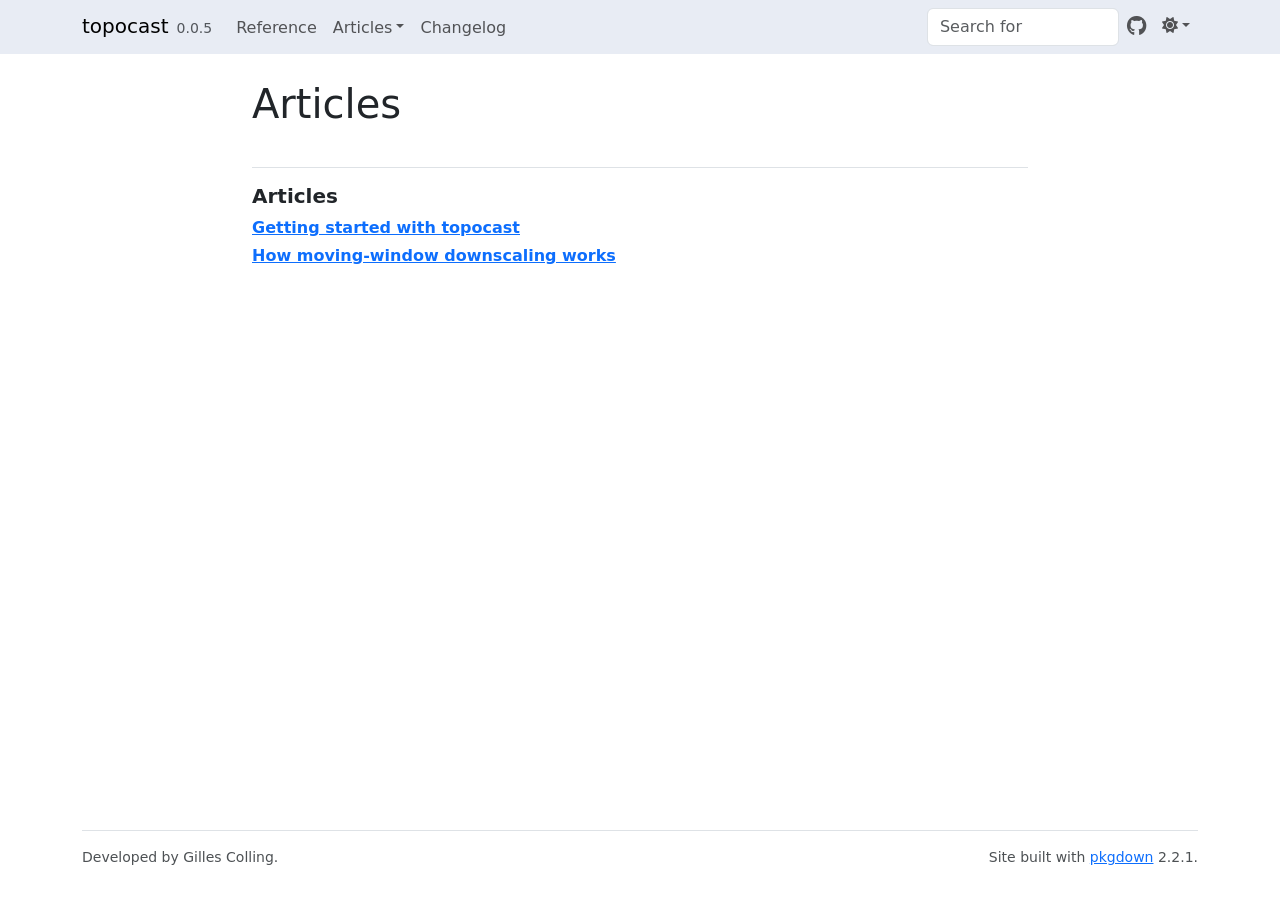
<file: docs/articles/index.html>
<!DOCTYPE html>
<!-- Generated by pkgdown: do not edit by hand --><html lang="en-US"><head><meta http-equiv="Content-Type" content="text/html; charset=UTF-8"><meta charset="utf-8"><meta http-equiv="X-UA-Compatible" content="IE=edge"><meta name="viewport" content="width=device-width, initial-scale=1, shrink-to-fit=no"><title>Articles • topocast</title><script src="../lightswitch.js"></script><script src="../deps/jquery-3.6.0/jquery-3.6.0.min.js"></script><meta name="viewport" content="width=device-width, initial-scale=1, shrink-to-fit=no"><link href="../deps/bootstrap-5.3.8/bootstrap.min.css" rel="stylesheet"><script src="../deps/bootstrap-5.3.8/bootstrap.bundle.min.js"></script><link href="../deps/font-awesome-6.5.2/css/all.min.css" rel="stylesheet"><link href="../deps/font-awesome-6.5.2/css/v4-shims.min.css" rel="stylesheet"><script src="../deps/headroom-0.11.0/headroom.min.js"></script><script src="../deps/headroom-0.11.0/jQuery.headroom.min.js"></script><script src="../deps/bootstrap-toc-1.0.1/bootstrap-toc.min.js"></script><script src="../deps/clipboard.js-2.0.11/clipboard.min.js"></script><script src="../deps/search-1.0.0/autocomplete.jquery.min.js"></script><script src="../deps/search-1.0.0/fuse.min.js"></script><script src="../deps/search-1.0.0/mark.min.js"></script><!-- pkgdown --><script src="../pkgdown.js"></script><link href="../extra.css" rel="stylesheet"><meta property="og:title" content="Articles"><script>
(function () {
  var D = String.fromCharCode(36);
  window.MathJax = {
    tex: {
      inlineMath: [[D, D], ["\\(", "\\)"]],
      displayMath: [[D + D, D + D], ["\\[", "\\]"]]
    },
    chtml: { linebreaks: { automatic: true, width: "90% container" } },
    svg: { linebreaks: { automatic: true, width: "90% container" } },
    options: { renderActions: { addMenu: [] } }
  };
})();
</script></head><body>
    <a href="#main" class="visually-hidden-focusable">Skip to contents</a>


    <nav class="navbar navbar-expand-lg fixed-top " aria-label="Site navigation"><div class="container">

    <a class="navbar-brand me-2" href="../index.html">topocast</a>

    <small class="nav-text text-muted me-auto" data-bs-toggle="tooltip" data-bs-placement="bottom" title="">0.0.5</small>


    <button class="navbar-toggler" type="button" data-bs-toggle="collapse" data-bs-target="#navbar" aria-controls="navbar" aria-expanded="false" aria-label="Toggle navigation">
      <span class="navbar-toggler-icon"></span>
    </button>

    <div id="navbar" class="collapse navbar-collapse ms-3">
      <ul class="navbar-nav me-auto"><li class="nav-item"><a class="nav-link" href="../reference/index.html">Reference</a></li>
<li class="nav-item dropdown">
  <button class="nav-link dropdown-toggle" type="button" id="dropdown-articles" data-bs-toggle="dropdown" aria-expanded="false" aria-haspopup="true">Articles</button>
  <ul class="dropdown-menu" aria-labelledby="dropdown-articles"><li><a class="dropdown-item" href="../articles/getting-started.html">Getting started with topocast</a></li>
    <li><a class="dropdown-item" href="../articles/how-it-works.html">How moving-window downscaling works</a></li>
  </ul></li>
<li class="nav-item"><a class="nav-link" href="../news/index.html">Changelog</a></li>
      </ul><ul class="navbar-nav"><li class="nav-item"><form class="form-inline" role="search">
 <input class="form-control" type="search" name="search-input" id="search-input" autocomplete="off" aria-label="Search site" placeholder="Search for" data-search-index="../search.json"></form></li>
<li class="nav-item"><a class="external-link nav-link" href="https://github.com/gcol33/topocast/" aria-label="GitHub"><span class="fa fab fa-github fa-lg"></span></a></li>
<li class="nav-item dropdown">
  <button class="nav-link dropdown-toggle" type="button" id="dropdown-lightswitch" data-bs-toggle="dropdown" aria-expanded="false" aria-haspopup="true" aria-label="Light switch"><span class="fa fa-sun"></span></button>
  <ul class="dropdown-menu dropdown-menu-end" aria-labelledby="dropdown-lightswitch"><li><button class="dropdown-item" data-bs-theme-value="light"><span class="fa fa-sun"></span> Light</button></li>
    <li><button class="dropdown-item" data-bs-theme-value="dark"><span class="fa fa-moon"></span> Dark</button></li>
    <li><button class="dropdown-item" data-bs-theme-value="auto"><span class="fa fa-adjust"></span> Auto</button></li>
  </ul></li>
      </ul></div>


  </div>
</nav><div class="container template-article-index">
<div class="row">
  <main id="main" class="col-md-9"><div class="page-header">

      <h1>Articles</h1>
    </div>

    <div class="section ">
      <h3>Articles</h3>
      <div class="section-desc"></div>

      <dl><dt><a href="getting-started.html">Getting started with topocast</a></dt>
        <dd>
        </dd><dt><a href="how-it-works.html">How moving-window downscaling works</a></dt>
        <dd>
      </dd></dl></div>
  </main></div>


    <footer><div class="pkgdown-footer-left">
  <p>Developed by Gilles Colling.</p>
</div>

<div class="pkgdown-footer-right">
  <p>Site built with <a href="https://pkgdown.r-lib.org/" class="external-link">pkgdown</a> 2.2.1.</p>
</div>

    </footer></div>





  </body></html>
</file>
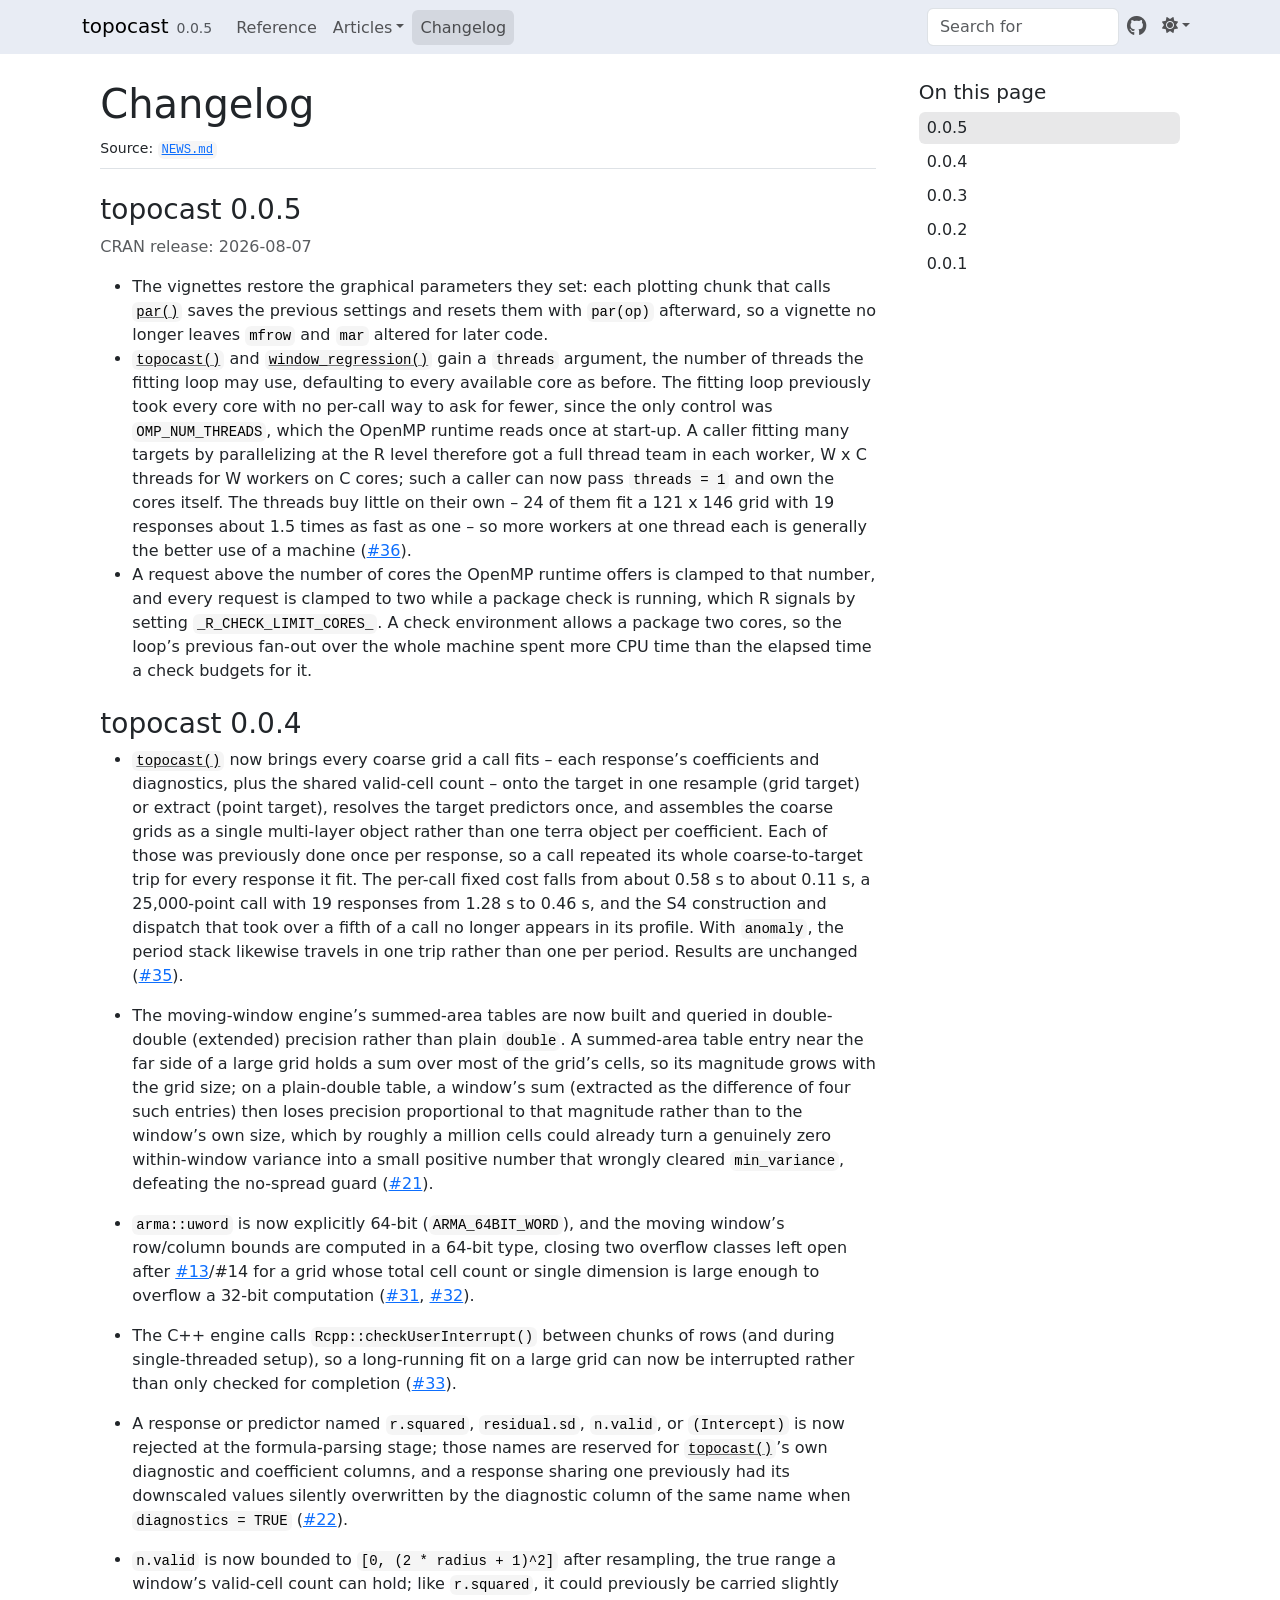
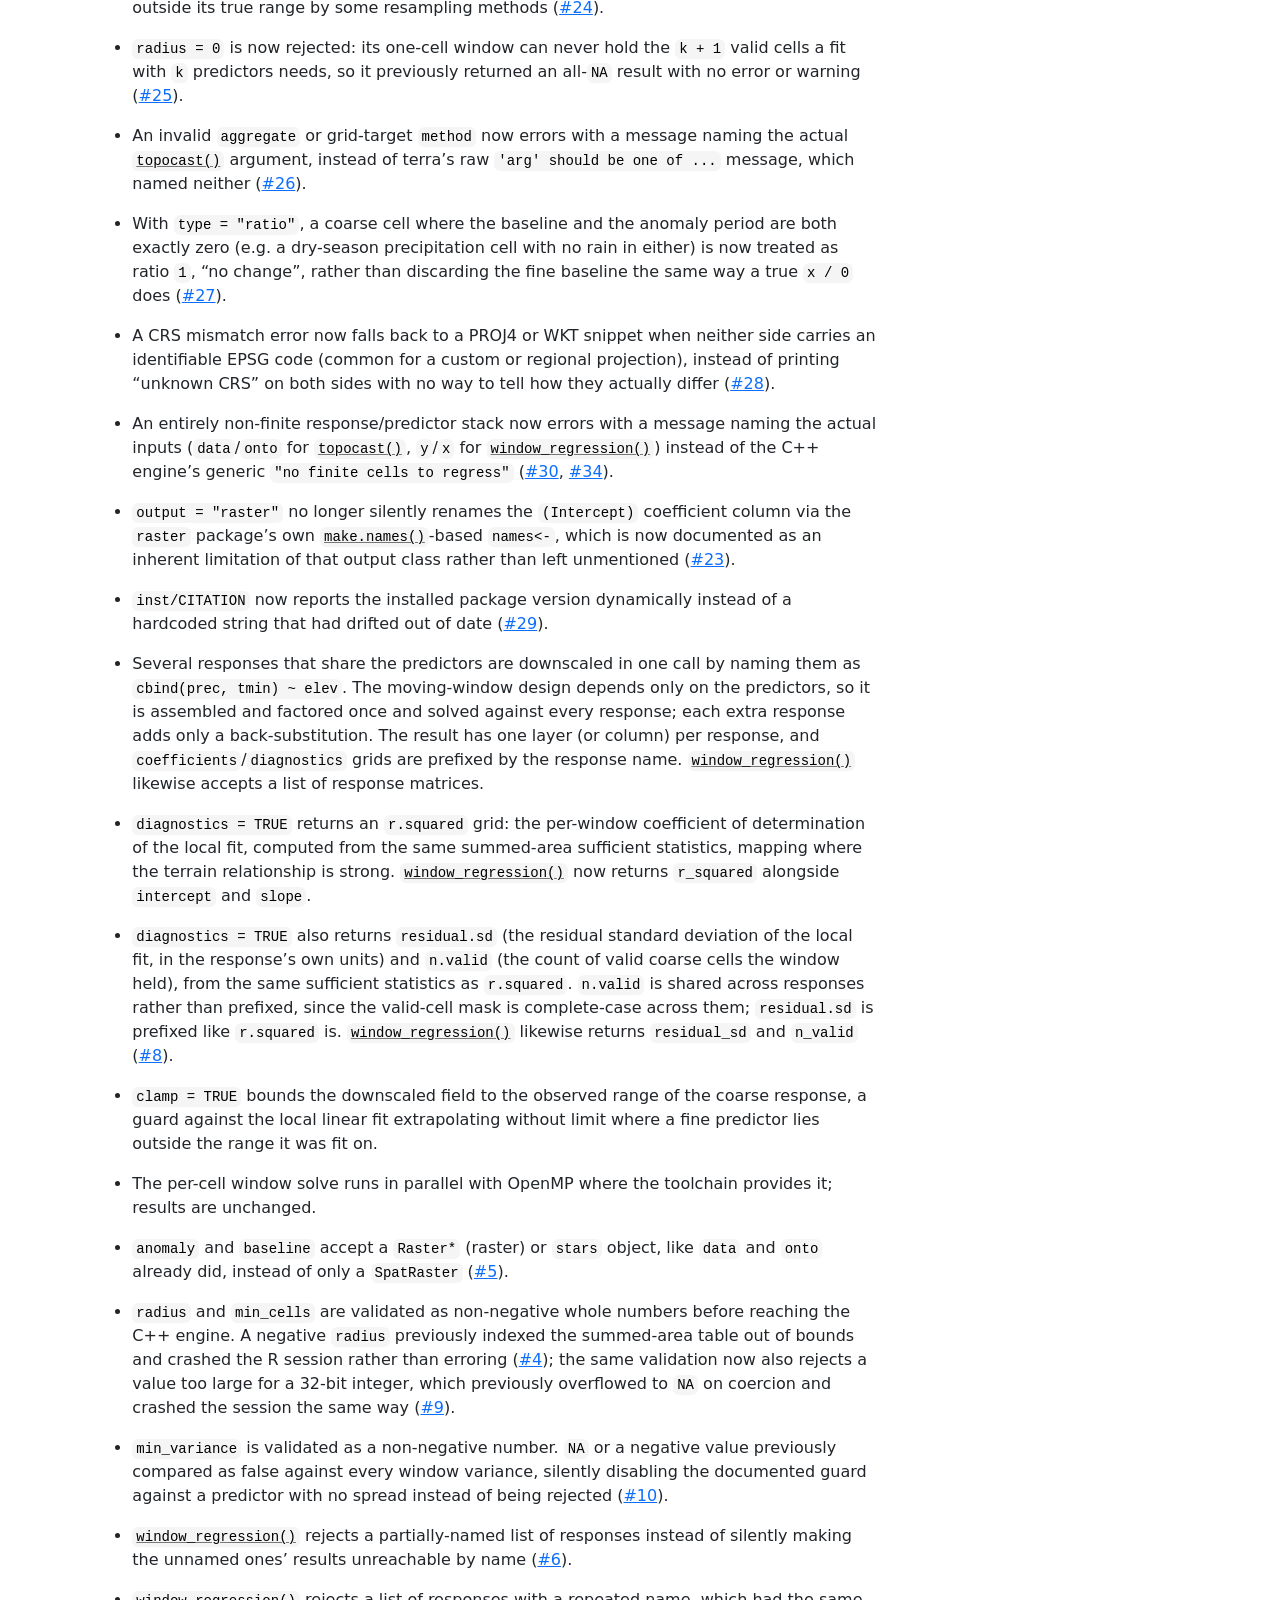
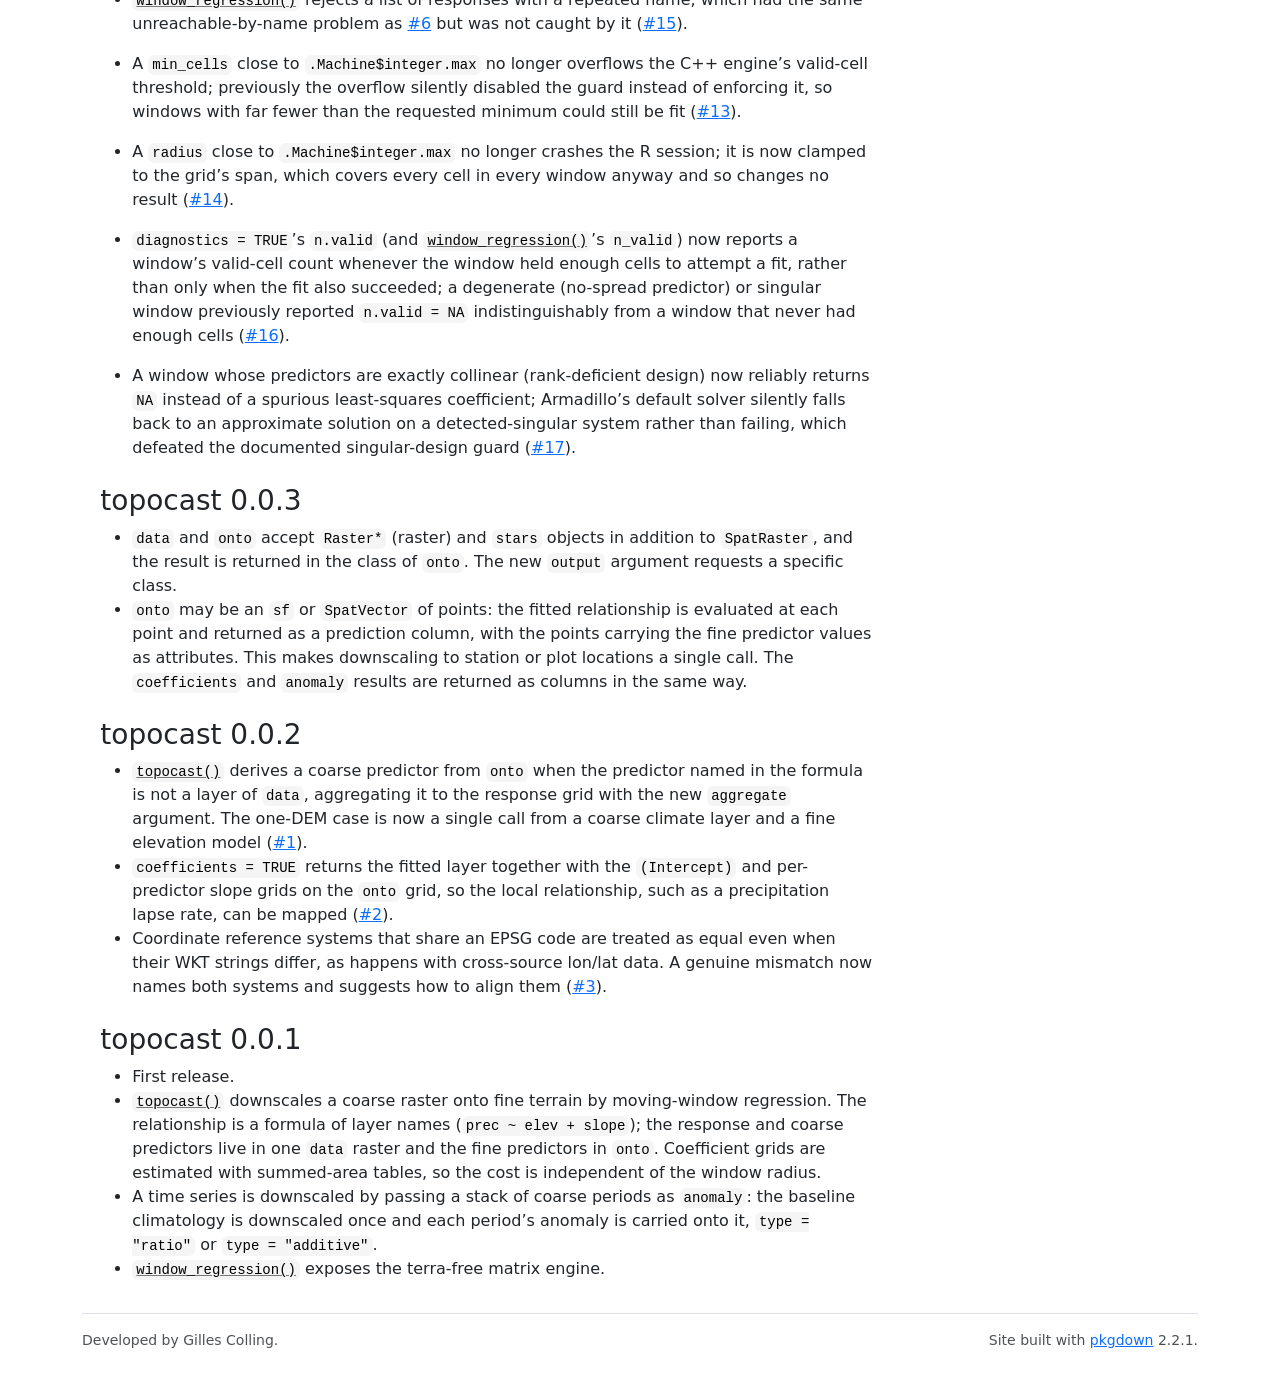
<file: docs/news/index.html>
<!DOCTYPE html>
<!-- Generated by pkgdown: do not edit by hand --><html lang="en-US"><head><meta http-equiv="Content-Type" content="text/html; charset=UTF-8"><meta charset="utf-8"><meta http-equiv="X-UA-Compatible" content="IE=edge"><meta name="viewport" content="width=device-width, initial-scale=1, shrink-to-fit=no"><title>Changelog • topocast</title><script src="../lightswitch.js"></script><script src="../deps/jquery-3.6.0/jquery-3.6.0.min.js"></script><meta name="viewport" content="width=device-width, initial-scale=1, shrink-to-fit=no"><link href="../deps/bootstrap-5.3.8/bootstrap.min.css" rel="stylesheet"><script src="../deps/bootstrap-5.3.8/bootstrap.bundle.min.js"></script><link href="../deps/font-awesome-6.5.2/css/all.min.css" rel="stylesheet"><link href="../deps/font-awesome-6.5.2/css/v4-shims.min.css" rel="stylesheet"><script src="../deps/headroom-0.11.0/headroom.min.js"></script><script src="../deps/headroom-0.11.0/jQuery.headroom.min.js"></script><script src="../deps/bootstrap-toc-1.0.1/bootstrap-toc.min.js"></script><script src="../deps/clipboard.js-2.0.11/clipboard.min.js"></script><script src="../deps/search-1.0.0/autocomplete.jquery.min.js"></script><script src="../deps/search-1.0.0/fuse.min.js"></script><script src="../deps/search-1.0.0/mark.min.js"></script><!-- pkgdown --><script src="../pkgdown.js"></script><link href="../extra.css" rel="stylesheet"><meta property="og:title" content="Changelog"><script>
(function () {
  var D = String.fromCharCode(36);
  window.MathJax = {
    tex: {
      inlineMath: [[D, D], ["\\(", "\\)"]],
      displayMath: [[D + D, D + D], ["\\[", "\\]"]]
    },
    chtml: { linebreaks: { automatic: true, width: "90% container" } },
    svg: { linebreaks: { automatic: true, width: "90% container" } },
    options: { renderActions: { addMenu: [] } }
  };
})();
</script></head><body>
    <a href="#main" class="visually-hidden-focusable">Skip to contents</a>


    <nav class="navbar navbar-expand-lg fixed-top " aria-label="Site navigation"><div class="container">

    <a class="navbar-brand me-2" href="../index.html">topocast</a>

    <small class="nav-text text-muted me-auto" data-bs-toggle="tooltip" data-bs-placement="bottom" title="">0.0.5</small>


    <button class="navbar-toggler" type="button" data-bs-toggle="collapse" data-bs-target="#navbar" aria-controls="navbar" aria-expanded="false" aria-label="Toggle navigation">
      <span class="navbar-toggler-icon"></span>
    </button>

    <div id="navbar" class="collapse navbar-collapse ms-3">
      <ul class="navbar-nav me-auto"><li class="nav-item"><a class="nav-link" href="../reference/index.html">Reference</a></li>
<li class="nav-item dropdown">
  <button class="nav-link dropdown-toggle" type="button" id="dropdown-articles" data-bs-toggle="dropdown" aria-expanded="false" aria-haspopup="true">Articles</button>
  <ul class="dropdown-menu" aria-labelledby="dropdown-articles"><li><a class="dropdown-item" href="../articles/getting-started.html">Getting started with topocast</a></li>
    <li><a class="dropdown-item" href="../articles/how-it-works.html">How moving-window downscaling works</a></li>
  </ul></li>
<li class="active nav-item"><a class="nav-link" href="../news/index.html">Changelog</a></li>
      </ul><ul class="navbar-nav"><li class="nav-item"><form class="form-inline" role="search">
 <input class="form-control" type="search" name="search-input" id="search-input" autocomplete="off" aria-label="Search site" placeholder="Search for" data-search-index="../search.json"></form></li>
<li class="nav-item"><a class="external-link nav-link" href="https://github.com/gcol33/topocast/" aria-label="GitHub"><span class="fa fab fa-github fa-lg"></span></a></li>
<li class="nav-item dropdown">
  <button class="nav-link dropdown-toggle" type="button" id="dropdown-lightswitch" data-bs-toggle="dropdown" aria-expanded="false" aria-haspopup="true" aria-label="Light switch"><span class="fa fa-sun"></span></button>
  <ul class="dropdown-menu dropdown-menu-end" aria-labelledby="dropdown-lightswitch"><li><button class="dropdown-item" data-bs-theme-value="light"><span class="fa fa-sun"></span> Light</button></li>
    <li><button class="dropdown-item" data-bs-theme-value="dark"><span class="fa fa-moon"></span> Dark</button></li>
    <li><button class="dropdown-item" data-bs-theme-value="auto"><span class="fa fa-adjust"></span> Auto</button></li>
  </ul></li>
      </ul></div>


  </div>
</nav><div class="container template-news">
<div class="row">
  <main id="main" class="col-md-9"><div class="page-header">

      <h1>Changelog</h1>
      <small>Source: <a href="https://github.com/gcol33/topocast/blob/HEAD/NEWS.md" class="external-link"><code>NEWS.md</code></a></small>
    </div>

    <div class="section level2">
<h2 class="pkg-version" data-toc-text="0.0.5" id="topocast-005">topocast 0.0.5<a class="anchor" aria-label="anchor" href="#topocast-005"></a></h2><p class="text-muted">CRAN release: 2026-08-07</p>
<ul><li>The vignettes restore the graphical parameters they set: each plotting chunk that calls <code><a href="https://rdrr.io/r/graphics/par.html" class="external-link">par()</a></code> saves the previous settings and resets them with <code>par(op)</code> afterward, so a vignette no longer leaves <code>mfrow</code> and <code>mar</code> altered for later code.</li>
<li>
<code><a href="../reference/topocast.html">topocast()</a></code> and <code><a href="../reference/window_regression.html">window_regression()</a></code> gain a <code>threads</code> argument, the number of threads the fitting loop may use, defaulting to every available core as before. The fitting loop previously took every core with no per-call way to ask for fewer, since the only control was <code>OMP_NUM_THREADS</code>, which the OpenMP runtime reads once at start-up. A caller fitting many targets by parallelizing at the R level therefore got a full thread team in each worker, W x C threads for W workers on C cores; such a caller can now pass <code>threads = 1</code> and own the cores itself. The threads buy little on their own – 24 of them fit a 121 x 146 grid with 19 responses about 1.5 times as fast as one – so more workers at one thread each is generally the better use of a machine (<a href="https://github.com/gcol33/topocast/issues/36" class="external-link">#36</a>).</li>
<li>A request above the number of cores the OpenMP runtime offers is clamped to that number, and every request is clamped to two while a package check is running, which R signals by setting <code>_R_CHECK_LIMIT_CORES_</code>. A check environment allows a package two cores, so the loop’s previous fan-out over the whole machine spent more CPU time than the elapsed time a check budgets for it.</li>
</ul></div>
    <div class="section level2">
<h2 class="pkg-version" data-toc-text="0.0.4" id="topocast-004">topocast 0.0.4<a class="anchor" aria-label="anchor" href="#topocast-004"></a></h2>
<ul><li><p><code><a href="../reference/topocast.html">topocast()</a></code> now brings every coarse grid a call fits – each response’s coefficients and diagnostics, plus the shared valid-cell count – onto the target in one resample (grid target) or extract (point target), resolves the target predictors once, and assembles the coarse grids as a single multi-layer object rather than one terra object per coefficient. Each of those was previously done once per response, so a call repeated its whole coarse-to-target trip for every response it fit. The per-call fixed cost falls from about 0.58 s to about 0.11 s, a 25,000-point call with 19 responses from 1.28 s to 0.46 s, and the S4 construction and dispatch that took over a fifth of a call no longer appears in its profile. With <code>anomaly</code>, the period stack likewise travels in one trip rather than one per period. Results are unchanged (<a href="https://github.com/gcol33/topocast/issues/35" class="external-link">#35</a>).</p></li>
<li><p>The moving-window engine’s summed-area tables are now built and queried in double-double (extended) precision rather than plain <code>double</code>. A summed-area table entry near the far side of a large grid holds a sum over most of the grid’s cells, so its magnitude grows with the grid size; on a plain-double table, a window’s sum (extracted as the difference of four such entries) then loses precision proportional to that magnitude rather than to the window’s own size, which by roughly a million cells could already turn a genuinely zero within-window variance into a small positive number that wrongly cleared <code>min_variance</code>, defeating the no-spread guard (<a href="https://github.com/gcol33/topocast/issues/21" class="external-link">#21</a>).</p></li>
<li><p><code>arma::uword</code> is now explicitly 64-bit (<code>ARMA_64BIT_WORD</code>), and the moving window’s row/column bounds are computed in a 64-bit type, closing two overflow classes left open after <a href="https://github.com/gcol33/topocast/issues/13" class="external-link">#13</a>/#14 for a grid whose total cell count or single dimension is large enough to overflow a 32-bit computation (<a href="https://github.com/gcol33/topocast/issues/31" class="external-link">#31</a>, <a href="https://github.com/gcol33/topocast/issues/32" class="external-link">#32</a>).</p></li>
<li><p>The C++ engine calls <code>Rcpp::checkUserInterrupt()</code> between chunks of rows (and during single-threaded setup), so a long-running fit on a large grid can now be interrupted rather than only checked for completion (<a href="https://github.com/gcol33/topocast/issues/33" class="external-link">#33</a>).</p></li>
<li><p>A response or predictor named <code>r.squared</code>, <code>residual.sd</code>, <code>n.valid</code>, or <code>(Intercept)</code> is now rejected at the formula-parsing stage; those names are reserved for <code><a href="../reference/topocast.html">topocast()</a></code>’s own diagnostic and coefficient columns, and a response sharing one previously had its downscaled values silently overwritten by the diagnostic column of the same name when <code>diagnostics = TRUE</code> (<a href="https://github.com/gcol33/topocast/issues/22" class="external-link">#22</a>).</p></li>
<li><p><code>n.valid</code> is now bounded to <code>[0, (2 * radius + 1)^2]</code> after resampling, the true range a window’s valid-cell count can hold; like <code>r.squared</code>, it could previously be carried slightly outside its true range by some resampling methods (<a href="https://github.com/gcol33/topocast/issues/24" class="external-link">#24</a>).</p></li>
<li><p><code>radius = 0</code> is now rejected: its one-cell window can never hold the <code>k + 1</code> valid cells a fit with <code>k</code> predictors needs, so it previously returned an all-<code>NA</code> result with no error or warning (<a href="https://github.com/gcol33/topocast/issues/25" class="external-link">#25</a>).</p></li>
<li><p>An invalid <code>aggregate</code> or grid-target <code>method</code> now errors with a message naming the actual <code><a href="../reference/topocast.html">topocast()</a></code> argument, instead of terra’s raw <code>'arg' should be one of ...</code> message, which named neither (<a href="https://github.com/gcol33/topocast/issues/26" class="external-link">#26</a>).</p></li>
<li><p>With <code>type = "ratio"</code>, a coarse cell where the baseline and the anomaly period are both exactly zero (e.g. a dry-season precipitation cell with no rain in either) is now treated as ratio <code>1</code>, “no change”, rather than discarding the fine baseline the same way a true <code>x / 0</code> does (<a href="https://github.com/gcol33/topocast/issues/27" class="external-link">#27</a>).</p></li>
<li><p>A CRS mismatch error now falls back to a PROJ4 or WKT snippet when neither side carries an identifiable EPSG code (common for a custom or regional projection), instead of printing “unknown CRS” on both sides with no way to tell how they actually differ (<a href="https://github.com/gcol33/topocast/issues/28" class="external-link">#28</a>).</p></li>
<li><p>An entirely non-finite response/predictor stack now errors with a message naming the actual inputs (<code>data</code>/<code>onto</code> for <code><a href="../reference/topocast.html">topocast()</a></code>, <code>y</code>/<code>x</code> for <code><a href="../reference/window_regression.html">window_regression()</a></code>) instead of the C++ engine’s generic <code>"no finite cells to regress"</code> (<a href="https://github.com/gcol33/topocast/issues/30" class="external-link">#30</a>, <a href="https://github.com/gcol33/topocast/issues/34" class="external-link">#34</a>).</p></li>
<li><p><code>output = "raster"</code> no longer silently renames the <code>(Intercept)</code> coefficient column via the <code>raster</code> package’s own <code><a href="https://rdrr.io/r/base/make.names.html" class="external-link">make.names()</a></code>-based <code>names&lt;-</code>, which is now documented as an inherent limitation of that output class rather than left unmentioned (<a href="https://github.com/gcol33/topocast/issues/23" class="external-link">#23</a>).</p></li>
<li><p><code>inst/CITATION</code> now reports the installed package version dynamically instead of a hardcoded string that had drifted out of date (<a href="https://github.com/gcol33/topocast/issues/29" class="external-link">#29</a>).</p></li>
<li><p>Several responses that share the predictors are downscaled in one call by naming them as <code>cbind(prec, tmin) ~ elev</code>. The moving-window design depends only on the predictors, so it is assembled and factored once and solved against every response; each extra response adds only a back-substitution. The result has one layer (or column) per response, and <code>coefficients</code>/<code>diagnostics</code> grids are prefixed by the response name. <code><a href="../reference/window_regression.html">window_regression()</a></code> likewise accepts a list of response matrices.</p></li>
<li><p><code>diagnostics = TRUE</code> returns an <code>r.squared</code> grid: the per-window coefficient of determination of the local fit, computed from the same summed-area sufficient statistics, mapping where the terrain relationship is strong. <code><a href="../reference/window_regression.html">window_regression()</a></code> now returns <code>r_squared</code> alongside <code>intercept</code> and <code>slope</code>.</p></li>
<li><p><code>diagnostics = TRUE</code> also returns <code>residual.sd</code> (the residual standard deviation of the local fit, in the response’s own units) and <code>n.valid</code> (the count of valid coarse cells the window held), from the same sufficient statistics as <code>r.squared</code>. <code>n.valid</code> is shared across responses rather than prefixed, since the valid-cell mask is complete-case across them; <code>residual.sd</code> is prefixed like <code>r.squared</code> is. <code><a href="../reference/window_regression.html">window_regression()</a></code> likewise returns <code>residual_sd</code> and <code>n_valid</code> (<a href="https://github.com/gcol33/topocast/issues/8" class="external-link">#8</a>).</p></li>
<li><p><code>clamp = TRUE</code> bounds the downscaled field to the observed range of the coarse response, a guard against the local linear fit extrapolating without limit where a fine predictor lies outside the range it was fit on.</p></li>
<li><p>The per-cell window solve runs in parallel with OpenMP where the toolchain provides it; results are unchanged.</p></li>
<li><p><code>anomaly</code> and <code>baseline</code> accept a <code>Raster*</code> (raster) or <code>stars</code> object, like <code>data</code> and <code>onto</code> already did, instead of only a <code>SpatRaster</code> (<a href="https://github.com/gcol33/topocast/issues/5" class="external-link">#5</a>).</p></li>
<li><p><code>radius</code> and <code>min_cells</code> are validated as non-negative whole numbers before reaching the C++ engine. A negative <code>radius</code> previously indexed the summed-area table out of bounds and crashed the R session rather than erroring (<a href="https://github.com/gcol33/topocast/issues/4" class="external-link">#4</a>); the same validation now also rejects a value too large for a 32-bit integer, which previously overflowed to <code>NA</code> on coercion and crashed the session the same way (<a href="https://github.com/gcol33/topocast/issues/9" class="external-link">#9</a>).</p></li>
<li><p><code>min_variance</code> is validated as a non-negative number. <code>NA</code> or a negative value previously compared as false against every window variance, silently disabling the documented guard against a predictor with no spread instead of being rejected (<a href="https://github.com/gcol33/topocast/issues/10" class="external-link">#10</a>).</p></li>
<li><p><code><a href="../reference/window_regression.html">window_regression()</a></code> rejects a partially-named list of responses instead of silently making the unnamed ones’ results unreachable by name (<a href="https://github.com/gcol33/topocast/issues/6" class="external-link">#6</a>).</p></li>
<li><p><code><a href="../reference/window_regression.html">window_regression()</a></code> rejects a list of responses with a repeated name, which had the same unreachable-by-name problem as <a href="https://github.com/gcol33/topocast/issues/6" class="external-link">#6</a> but was not caught by it (<a href="https://github.com/gcol33/topocast/issues/15" class="external-link">#15</a>).</p></li>
<li><p>A <code>min_cells</code> close to <code>.Machine$integer.max</code> no longer overflows the C++ engine’s valid-cell threshold; previously the overflow silently disabled the guard instead of enforcing it, so windows with far fewer than the requested minimum could still be fit (<a href="https://github.com/gcol33/topocast/issues/13" class="external-link">#13</a>).</p></li>
<li><p>A <code>radius</code> close to <code>.Machine$integer.max</code> no longer crashes the R session; it is now clamped to the grid’s span, which covers every cell in every window anyway and so changes no result (<a href="https://github.com/gcol33/topocast/issues/14" class="external-link">#14</a>).</p></li>
<li><p><code>diagnostics = TRUE</code>’s <code>n.valid</code> (and <code><a href="../reference/window_regression.html">window_regression()</a></code>’s <code>n_valid</code>) now reports a window’s valid-cell count whenever the window held enough cells to attempt a fit, rather than only when the fit also succeeded; a degenerate (no-spread predictor) or singular window previously reported <code>n.valid = NA</code> indistinguishably from a window that never had enough cells (<a href="https://github.com/gcol33/topocast/issues/16" class="external-link">#16</a>).</p></li>
<li><p>A window whose predictors are exactly collinear (rank-deficient design) now reliably returns <code>NA</code> instead of a spurious least-squares coefficient; Armadillo’s default solver silently falls back to an approximate solution on a detected-singular system rather than failing, which defeated the documented singular-design guard (<a href="https://github.com/gcol33/topocast/issues/17" class="external-link">#17</a>).</p></li>
</ul></div>
    <div class="section level2">
<h2 class="pkg-version" data-toc-text="0.0.3" id="topocast-003">topocast 0.0.3<a class="anchor" aria-label="anchor" href="#topocast-003"></a></h2>
<ul><li>
<code>data</code> and <code>onto</code> accept <code>Raster*</code> (raster) and <code>stars</code> objects in addition to <code>SpatRaster</code>, and the result is returned in the class of <code>onto</code>. The new <code>output</code> argument requests a specific class.</li>
<li>
<code>onto</code> may be an <code>sf</code> or <code>SpatVector</code> of points: the fitted relationship is evaluated at each point and returned as a prediction column, with the points carrying the fine predictor values as attributes. This makes downscaling to station or plot locations a single call. The <code>coefficients</code> and <code>anomaly</code> results are returned as columns in the same way.</li>
</ul></div>
    <div class="section level2">
<h2 class="pkg-version" data-toc-text="0.0.2" id="topocast-002">topocast 0.0.2<a class="anchor" aria-label="anchor" href="#topocast-002"></a></h2>
<ul><li>
<code><a href="../reference/topocast.html">topocast()</a></code> derives a coarse predictor from <code>onto</code> when the predictor named in the formula is not a layer of <code>data</code>, aggregating it to the response grid with the new <code>aggregate</code> argument. The one-DEM case is now a single call from a coarse climate layer and a fine elevation model (<a href="https://github.com/gcol33/topocast/issues/1" class="external-link">#1</a>).</li>
<li>
<code>coefficients = TRUE</code> returns the fitted layer together with the <code>(Intercept)</code> and per-predictor slope grids on the <code>onto</code> grid, so the local relationship, such as a precipitation lapse rate, can be mapped (<a href="https://github.com/gcol33/topocast/issues/2" class="external-link">#2</a>).</li>
<li>Coordinate reference systems that share an EPSG code are treated as equal even when their WKT strings differ, as happens with cross-source lon/lat data. A genuine mismatch now names both systems and suggests how to align them (<a href="https://github.com/gcol33/topocast/issues/3" class="external-link">#3</a>).</li>
</ul></div>
    <div class="section level2">
<h2 class="pkg-version" data-toc-text="0.0.1" id="topocast-001">topocast 0.0.1<a class="anchor" aria-label="anchor" href="#topocast-001"></a></h2>
<ul><li>First release.</li>
<li>
<code><a href="../reference/topocast.html">topocast()</a></code> downscales a coarse raster onto fine terrain by moving-window regression. The relationship is a formula of layer names (<code>prec ~ elev + slope</code>); the response and coarse predictors live in one <code>data</code> raster and the fine predictors in <code>onto</code>. Coefficient grids are estimated with summed-area tables, so the cost is independent of the window radius.</li>
<li>A time series is downscaled by passing a stack of coarse periods as <code>anomaly</code>: the baseline climatology is downscaled once and each period’s anomaly is carried onto it, <code>type = "ratio"</code> or <code>type = "additive"</code>.</li>
<li>
<code><a href="../reference/window_regression.html">window_regression()</a></code> exposes the terra-free matrix engine.</li>
</ul></div>
  </main><aside class="col-md-3"><nav id="toc" aria-label="Table of contents"><h2>On this page</h2>
    </nav></aside></div>


    <footer><div class="pkgdown-footer-left">
  <p>Developed by Gilles Colling.</p>
</div>

<div class="pkgdown-footer-right">
  <p>Site built with <a href="https://pkgdown.r-lib.org/" class="external-link">pkgdown</a> 2.2.1.</p>
</div>

    </footer></div>





  </body></html>
</file>
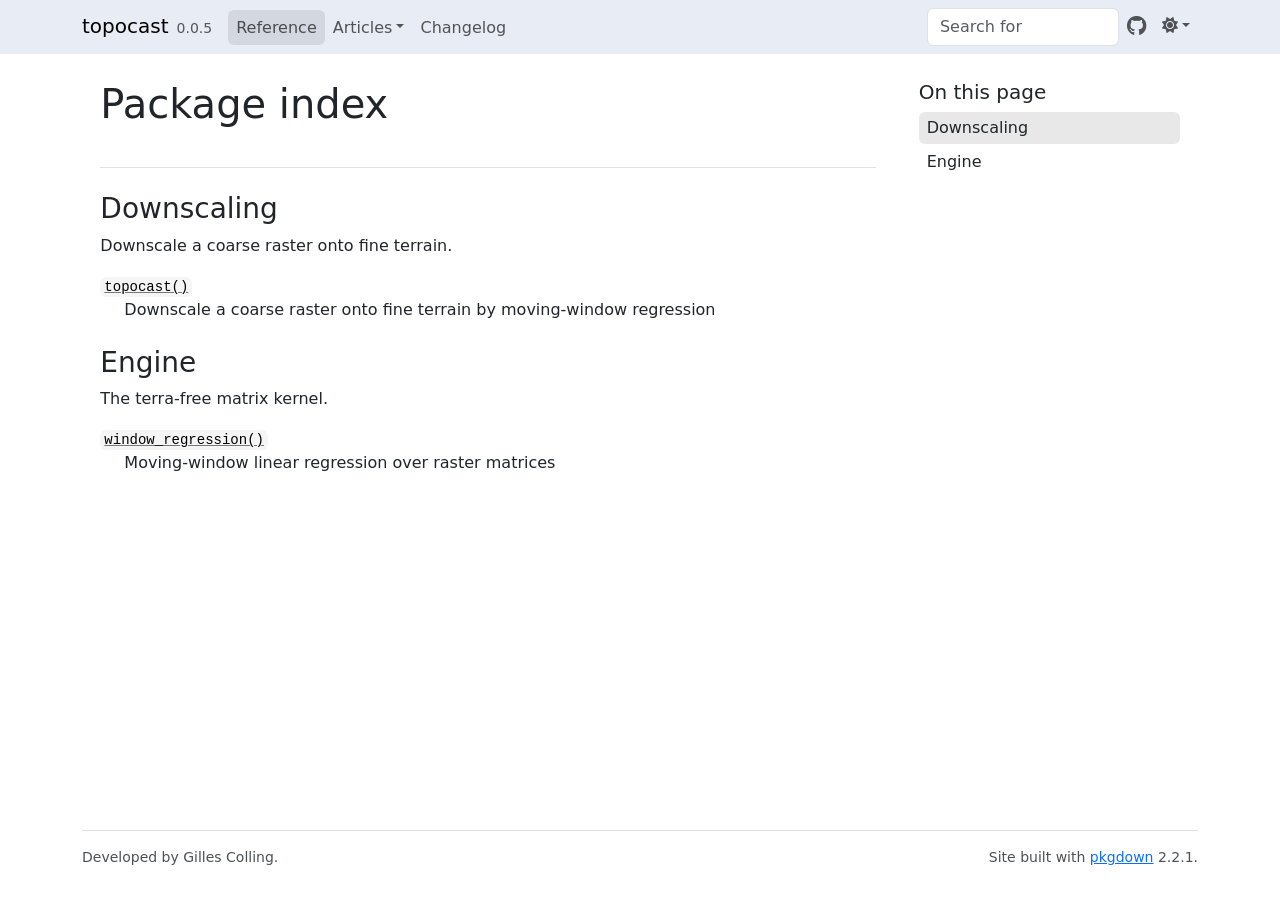
<file: docs/reference/index.html>
<!DOCTYPE html>
<!-- Generated by pkgdown: do not edit by hand --><html lang="en-US"><head><meta http-equiv="Content-Type" content="text/html; charset=UTF-8"><meta charset="utf-8"><meta http-equiv="X-UA-Compatible" content="IE=edge"><meta name="viewport" content="width=device-width, initial-scale=1, shrink-to-fit=no"><title>Package index • topocast</title><script src="../lightswitch.js"></script><script src="../deps/jquery-3.6.0/jquery-3.6.0.min.js"></script><meta name="viewport" content="width=device-width, initial-scale=1, shrink-to-fit=no"><link href="../deps/bootstrap-5.3.8/bootstrap.min.css" rel="stylesheet"><script src="../deps/bootstrap-5.3.8/bootstrap.bundle.min.js"></script><link href="../deps/font-awesome-6.5.2/css/all.min.css" rel="stylesheet"><link href="../deps/font-awesome-6.5.2/css/v4-shims.min.css" rel="stylesheet"><script src="../deps/headroom-0.11.0/headroom.min.js"></script><script src="../deps/headroom-0.11.0/jQuery.headroom.min.js"></script><script src="../deps/bootstrap-toc-1.0.1/bootstrap-toc.min.js"></script><script src="../deps/clipboard.js-2.0.11/clipboard.min.js"></script><script src="../deps/search-1.0.0/autocomplete.jquery.min.js"></script><script src="../deps/search-1.0.0/fuse.min.js"></script><script src="../deps/search-1.0.0/mark.min.js"></script><!-- pkgdown --><script src="../pkgdown.js"></script><link href="../extra.css" rel="stylesheet"><meta property="og:title" content="Package index"><script>
(function () {
  var D = String.fromCharCode(36);
  window.MathJax = {
    tex: {
      inlineMath: [[D, D], ["\\(", "\\)"]],
      displayMath: [[D + D, D + D], ["\\[", "\\]"]]
    },
    chtml: { linebreaks: { automatic: true, width: "90% container" } },
    svg: { linebreaks: { automatic: true, width: "90% container" } },
    options: { renderActions: { addMenu: [] } }
  };
})();
</script></head><body>
    <a href="#main" class="visually-hidden-focusable">Skip to contents</a>


    <nav class="navbar navbar-expand-lg fixed-top " aria-label="Site navigation"><div class="container">

    <a class="navbar-brand me-2" href="../index.html">topocast</a>

    <small class="nav-text text-muted me-auto" data-bs-toggle="tooltip" data-bs-placement="bottom" title="">0.0.5</small>


    <button class="navbar-toggler" type="button" data-bs-toggle="collapse" data-bs-target="#navbar" aria-controls="navbar" aria-expanded="false" aria-label="Toggle navigation">
      <span class="navbar-toggler-icon"></span>
    </button>

    <div id="navbar" class="collapse navbar-collapse ms-3">
      <ul class="navbar-nav me-auto"><li class="active nav-item"><a class="nav-link" href="../reference/index.html">Reference</a></li>
<li class="nav-item dropdown">
  <button class="nav-link dropdown-toggle" type="button" id="dropdown-articles" data-bs-toggle="dropdown" aria-expanded="false" aria-haspopup="true">Articles</button>
  <ul class="dropdown-menu" aria-labelledby="dropdown-articles"><li><a class="dropdown-item" href="../articles/getting-started.html">Getting started with topocast</a></li>
    <li><a class="dropdown-item" href="../articles/how-it-works.html">How moving-window downscaling works</a></li>
  </ul></li>
<li class="nav-item"><a class="nav-link" href="../news/index.html">Changelog</a></li>
      </ul><ul class="navbar-nav"><li class="nav-item"><form class="form-inline" role="search">
 <input class="form-control" type="search" name="search-input" id="search-input" autocomplete="off" aria-label="Search site" placeholder="Search for" data-search-index="../search.json"></form></li>
<li class="nav-item"><a class="external-link nav-link" href="https://github.com/gcol33/topocast/" aria-label="GitHub"><span class="fa fab fa-github fa-lg"></span></a></li>
<li class="nav-item dropdown">
  <button class="nav-link dropdown-toggle" type="button" id="dropdown-lightswitch" data-bs-toggle="dropdown" aria-expanded="false" aria-haspopup="true" aria-label="Light switch"><span class="fa fa-sun"></span></button>
  <ul class="dropdown-menu dropdown-menu-end" aria-labelledby="dropdown-lightswitch"><li><button class="dropdown-item" data-bs-theme-value="light"><span class="fa fa-sun"></span> Light</button></li>
    <li><button class="dropdown-item" data-bs-theme-value="dark"><span class="fa fa-moon"></span> Dark</button></li>
    <li><button class="dropdown-item" data-bs-theme-value="auto"><span class="fa fa-adjust"></span> Auto</button></li>
  </ul></li>
      </ul></div>


  </div>
</nav><div class="container template-reference-index">
<div class="row">
  <main id="main" class="col-md-9"><div class="page-header">

      <h1>Package index</h1>
    </div>

    <div class="section level2">
      <h2 id="downscaling">Downscaling<a class="anchor" aria-label="anchor" href="#downscaling"></a></h2>

      <div class="section-desc"><p>Downscale a coarse raster onto fine terrain.</p></div>

      <dl></dl></div><div class="section level2">




      <dl><dt>

          <code><a href="topocast.html">topocast()</a></code>

        </dt>
        <dd>Downscale a coarse raster onto fine terrain by moving-window regression</dd>
      </dl></div><div class="section level2">
      <h2 id="engine">Engine<a class="anchor" aria-label="anchor" href="#engine"></a></h2>

      <div class="section-desc"><p>The terra-free matrix kernel.</p></div>

      <dl></dl></div><div class="section level2">




      <dl><dt>

          <code><a href="window_regression.html">window_regression()</a></code>

        </dt>
        <dd>Moving-window linear regression over raster matrices</dd>
      </dl></div>
  </main><aside class="col-md-3"><nav id="toc" aria-label="Table of contents"><h2>On this page</h2>
    </nav></aside></div>


    <footer><div class="pkgdown-footer-left">
  <p>Developed by Gilles Colling.</p>
</div>

<div class="pkgdown-footer-right">
  <p>Site built with <a href="https://pkgdown.r-lib.org/" class="external-link">pkgdown</a> 2.2.1.</p>
</div>

    </footer></div>





  </body></html>
</file>
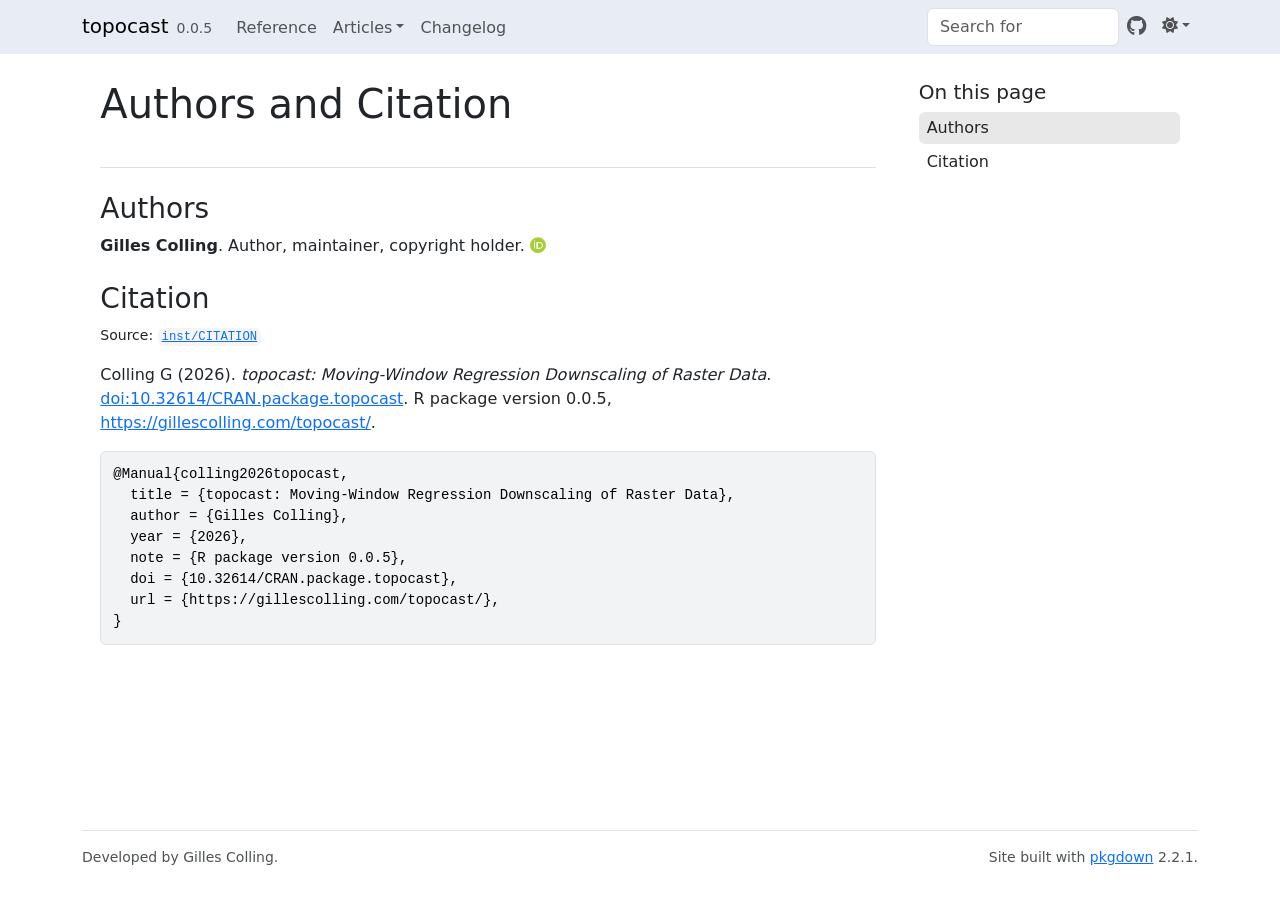
<file: docs/authors.html>
<!DOCTYPE html>
<!-- Generated by pkgdown: do not edit by hand --><html lang="en-US"><head><meta http-equiv="Content-Type" content="text/html; charset=UTF-8"><meta charset="utf-8"><meta http-equiv="X-UA-Compatible" content="IE=edge"><meta name="viewport" content="width=device-width, initial-scale=1, shrink-to-fit=no"><title>Authors and Citation • topocast</title><script src="lightswitch.js"></script><script src="deps/jquery-3.6.0/jquery-3.6.0.min.js"></script><meta name="viewport" content="width=device-width, initial-scale=1, shrink-to-fit=no"><link href="deps/bootstrap-5.3.8/bootstrap.min.css" rel="stylesheet"><script src="deps/bootstrap-5.3.8/bootstrap.bundle.min.js"></script><link href="deps/font-awesome-6.5.2/css/all.min.css" rel="stylesheet"><link href="deps/font-awesome-6.5.2/css/v4-shims.min.css" rel="stylesheet"><script src="deps/headroom-0.11.0/headroom.min.js"></script><script src="deps/headroom-0.11.0/jQuery.headroom.min.js"></script><script src="deps/bootstrap-toc-1.0.1/bootstrap-toc.min.js"></script><script src="deps/clipboard.js-2.0.11/clipboard.min.js"></script><script src="deps/search-1.0.0/autocomplete.jquery.min.js"></script><script src="deps/search-1.0.0/fuse.min.js"></script><script src="deps/search-1.0.0/mark.min.js"></script><!-- pkgdown --><script src="pkgdown.js"></script><link href="extra.css" rel="stylesheet"><meta property="og:title" content="Authors and Citation"><script>
(function () {
  var D = String.fromCharCode(36);
  window.MathJax = {
    tex: {
      inlineMath: [[D, D], ["\\(", "\\)"]],
      displayMath: [[D + D, D + D], ["\\[", "\\]"]]
    },
    chtml: { linebreaks: { automatic: true, width: "90% container" } },
    svg: { linebreaks: { automatic: true, width: "90% container" } },
    options: { renderActions: { addMenu: [] } }
  };
})();
</script></head><body>
    <a href="#main" class="visually-hidden-focusable">Skip to contents</a>


    <nav class="navbar navbar-expand-lg fixed-top " aria-label="Site navigation"><div class="container">

    <a class="navbar-brand me-2" href="index.html">topocast</a>

    <small class="nav-text text-muted me-auto" data-bs-toggle="tooltip" data-bs-placement="bottom" title="">0.0.5</small>


    <button class="navbar-toggler" type="button" data-bs-toggle="collapse" data-bs-target="#navbar" aria-controls="navbar" aria-expanded="false" aria-label="Toggle navigation">
      <span class="navbar-toggler-icon"></span>
    </button>

    <div id="navbar" class="collapse navbar-collapse ms-3">
      <ul class="navbar-nav me-auto"><li class="nav-item"><a class="nav-link" href="reference/index.html">Reference</a></li>
<li class="nav-item dropdown">
  <button class="nav-link dropdown-toggle" type="button" id="dropdown-articles" data-bs-toggle="dropdown" aria-expanded="false" aria-haspopup="true">Articles</button>
  <ul class="dropdown-menu" aria-labelledby="dropdown-articles"><li><a class="dropdown-item" href="articles/getting-started.html">Getting started with topocast</a></li>
    <li><a class="dropdown-item" href="articles/how-it-works.html">How moving-window downscaling works</a></li>
  </ul></li>
<li class="nav-item"><a class="nav-link" href="news/index.html">Changelog</a></li>
      </ul><ul class="navbar-nav"><li class="nav-item"><form class="form-inline" role="search">
 <input class="form-control" type="search" name="search-input" id="search-input" autocomplete="off" aria-label="Search site" placeholder="Search for" data-search-index="search.json"></form></li>
<li class="nav-item"><a class="external-link nav-link" href="https://github.com/gcol33/topocast/" aria-label="GitHub"><span class="fa fab fa-github fa-lg"></span></a></li>
<li class="nav-item dropdown">
  <button class="nav-link dropdown-toggle" type="button" id="dropdown-lightswitch" data-bs-toggle="dropdown" aria-expanded="false" aria-haspopup="true" aria-label="Light switch"><span class="fa fa-sun"></span></button>
  <ul class="dropdown-menu dropdown-menu-end" aria-labelledby="dropdown-lightswitch"><li><button class="dropdown-item" data-bs-theme-value="light"><span class="fa fa-sun"></span> Light</button></li>
    <li><button class="dropdown-item" data-bs-theme-value="dark"><span class="fa fa-moon"></span> Dark</button></li>
    <li><button class="dropdown-item" data-bs-theme-value="auto"><span class="fa fa-adjust"></span> Auto</button></li>
  </ul></li>
      </ul></div>


  </div>
</nav><div class="container template-citation-authors">
<div class="row">
  <main id="main" class="col-md-9"><div class="page-header">

      <h1>Authors and Citation</h1>
    </div>

    <div class="section level2">
      <h2>Authors</h2>

      <ul class="list-unstyled"><li>
          <p><strong>Gilles Colling</strong>. Author, maintainer, copyright holder. <a href="https://orcid.org/0000-0003-3070-6066" target="orcid.widget" aria-label="ORCID" class="external-link"><span class="fab fa-orcid orcid" aria-hidden="true"></span></a>
          </p>
        </li>
      </ul></div>

    <div class="section level2">
      <h2 id="citation">Citation</h2>
      <p><small class="dont-index">Source: <a href="https://github.com/gcol33/topocast/blob/HEAD/inst/CITATION" class="external-link"><code>inst/CITATION</code></a></small></p>

      <p>Colling G (2026).
<em>topocast: Moving-Window Regression Downscaling of Raster Data</em>.
<a href="https://doi.org/10.32614/CRAN.package.topocast" class="external-link">doi:10.32614/CRAN.package.topocast</a>.
R package version 0.0.5, <a href="https://gillescolling.com/topocast/">https://gillescolling.com/topocast/</a>.
</p>
      <pre>@Manual{colling2026topocast,
  title = {topocast: Moving-Window Regression Downscaling of Raster Data},
  author = {Gilles Colling},
  year = {2026},
  note = {R package version 0.0.5},
  doi = {10.32614/CRAN.package.topocast},
  url = {https://gillescolling.com/topocast/},
}</pre>
    </div>

  </main><aside class="col-md-3"><nav id="toc" aria-label="Table of contents"><h2>On this page</h2>
    </nav></aside></div>


    <footer><div class="pkgdown-footer-left">
  <p>Developed by Gilles Colling.</p>
</div>

<div class="pkgdown-footer-right">
  <p>Site built with <a href="https://pkgdown.r-lib.org/" class="external-link">pkgdown</a> 2.2.1.</p>
</div>

    </footer></div>





  </body></html>
</file>
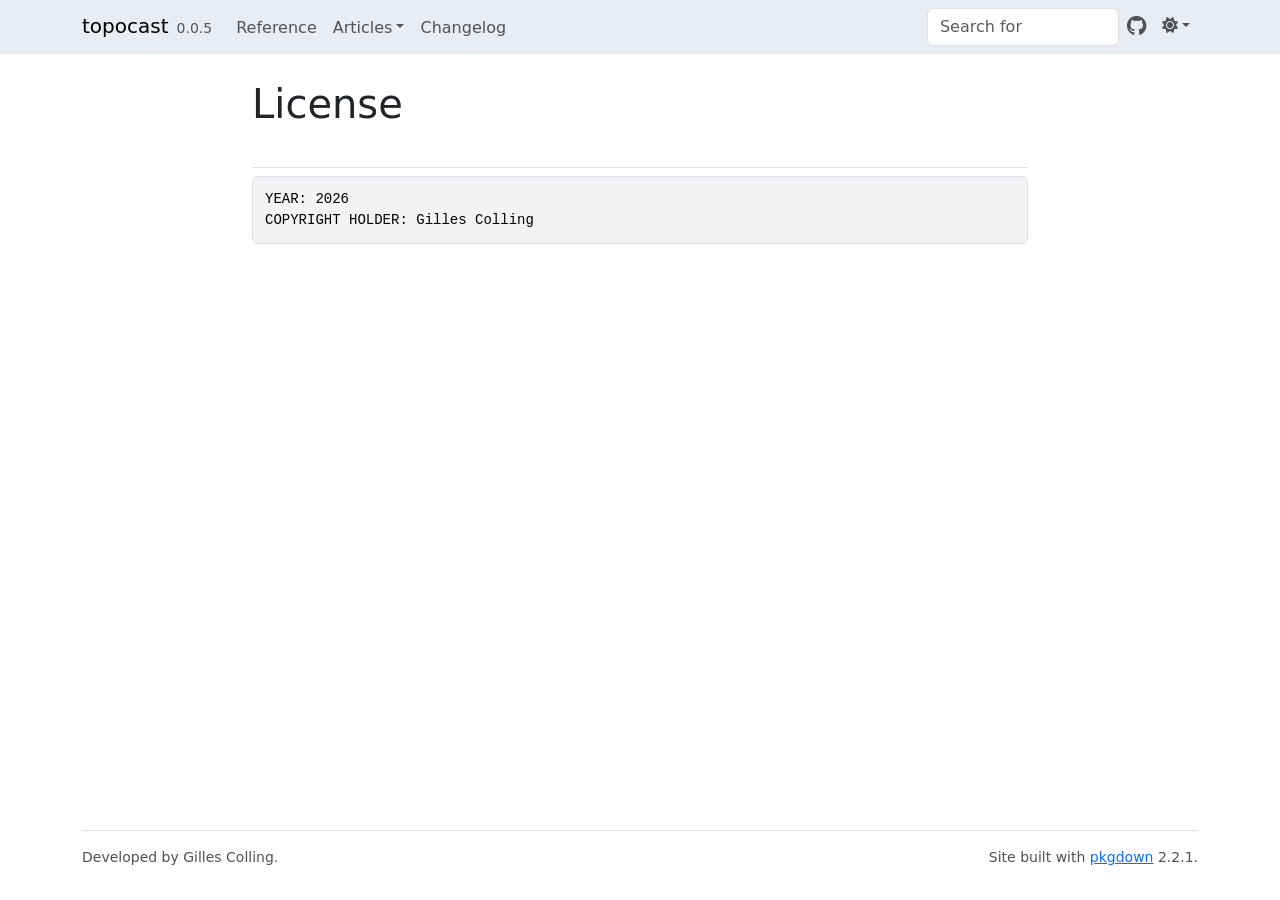
<file: docs/LICENSE-text.html>
<!DOCTYPE html>
<!-- Generated by pkgdown: do not edit by hand --><html lang="en-US"><head><meta http-equiv="Content-Type" content="text/html; charset=UTF-8"><meta charset="utf-8"><meta http-equiv="X-UA-Compatible" content="IE=edge"><meta name="viewport" content="width=device-width, initial-scale=1, shrink-to-fit=no"><title>License • topocast</title><script src="lightswitch.js"></script><script src="deps/jquery-3.6.0/jquery-3.6.0.min.js"></script><meta name="viewport" content="width=device-width, initial-scale=1, shrink-to-fit=no"><link href="deps/bootstrap-5.3.8/bootstrap.min.css" rel="stylesheet"><script src="deps/bootstrap-5.3.8/bootstrap.bundle.min.js"></script><link href="deps/font-awesome-6.5.2/css/all.min.css" rel="stylesheet"><link href="deps/font-awesome-6.5.2/css/v4-shims.min.css" rel="stylesheet"><script src="deps/headroom-0.11.0/headroom.min.js"></script><script src="deps/headroom-0.11.0/jQuery.headroom.min.js"></script><script src="deps/bootstrap-toc-1.0.1/bootstrap-toc.min.js"></script><script src="deps/clipboard.js-2.0.11/clipboard.min.js"></script><script src="deps/search-1.0.0/autocomplete.jquery.min.js"></script><script src="deps/search-1.0.0/fuse.min.js"></script><script src="deps/search-1.0.0/mark.min.js"></script><!-- pkgdown --><script src="pkgdown.js"></script><link href="extra.css" rel="stylesheet"><meta property="og:title" content="License"><script>
(function () {
  var D = String.fromCharCode(36);
  window.MathJax = {
    tex: {
      inlineMath: [[D, D], ["\\(", "\\)"]],
      displayMath: [[D + D, D + D], ["\\[", "\\]"]]
    },
    chtml: { linebreaks: { automatic: true, width: "90% container" } },
    svg: { linebreaks: { automatic: true, width: "90% container" } },
    options: { renderActions: { addMenu: [] } }
  };
})();
</script></head><body>
    <a href="#main" class="visually-hidden-focusable">Skip to contents</a>


    <nav class="navbar navbar-expand-lg fixed-top " aria-label="Site navigation"><div class="container">

    <a class="navbar-brand me-2" href="index.html">topocast</a>

    <small class="nav-text text-muted me-auto" data-bs-toggle="tooltip" data-bs-placement="bottom" title="">0.0.5</small>


    <button class="navbar-toggler" type="button" data-bs-toggle="collapse" data-bs-target="#navbar" aria-controls="navbar" aria-expanded="false" aria-label="Toggle navigation">
      <span class="navbar-toggler-icon"></span>
    </button>

    <div id="navbar" class="collapse navbar-collapse ms-3">
      <ul class="navbar-nav me-auto"><li class="nav-item"><a class="nav-link" href="reference/index.html">Reference</a></li>
<li class="nav-item dropdown">
  <button class="nav-link dropdown-toggle" type="button" id="dropdown-articles" data-bs-toggle="dropdown" aria-expanded="false" aria-haspopup="true">Articles</button>
  <ul class="dropdown-menu" aria-labelledby="dropdown-articles"><li><a class="dropdown-item" href="articles/getting-started.html">Getting started with topocast</a></li>
    <li><a class="dropdown-item" href="articles/how-it-works.html">How moving-window downscaling works</a></li>
  </ul></li>
<li class="nav-item"><a class="nav-link" href="news/index.html">Changelog</a></li>
      </ul><ul class="navbar-nav"><li class="nav-item"><form class="form-inline" role="search">
 <input class="form-control" type="search" name="search-input" id="search-input" autocomplete="off" aria-label="Search site" placeholder="Search for" data-search-index="search.json"></form></li>
<li class="nav-item"><a class="external-link nav-link" href="https://github.com/gcol33/topocast/" aria-label="GitHub"><span class="fa fab fa-github fa-lg"></span></a></li>
<li class="nav-item dropdown">
  <button class="nav-link dropdown-toggle" type="button" id="dropdown-lightswitch" data-bs-toggle="dropdown" aria-expanded="false" aria-haspopup="true" aria-label="Light switch"><span class="fa fa-sun"></span></button>
  <ul class="dropdown-menu dropdown-menu-end" aria-labelledby="dropdown-lightswitch"><li><button class="dropdown-item" data-bs-theme-value="light"><span class="fa fa-sun"></span> Light</button></li>
    <li><button class="dropdown-item" data-bs-theme-value="dark"><span class="fa fa-moon"></span> Dark</button></li>
    <li><button class="dropdown-item" data-bs-theme-value="auto"><span class="fa fa-adjust"></span> Auto</button></li>
  </ul></li>
      </ul></div>


  </div>
</nav><div class="container template-title-body">
<div class="row">
  <main id="main" class="col-md-9"><div class="page-header">

      <h1>License</h1>

    </div>

<pre>YEAR: 2026
COPYRIGHT HOLDER: Gilles Colling
</pre>

  </main></div>


    <footer><div class="pkgdown-footer-left">
  <p>Developed by Gilles Colling.</p>
</div>

<div class="pkgdown-footer-right">
  <p>Site built with <a href="https://pkgdown.r-lib.org/" class="external-link">pkgdown</a> 2.2.1.</p>
</div>

    </footer></div>





  </body></html>
</file>
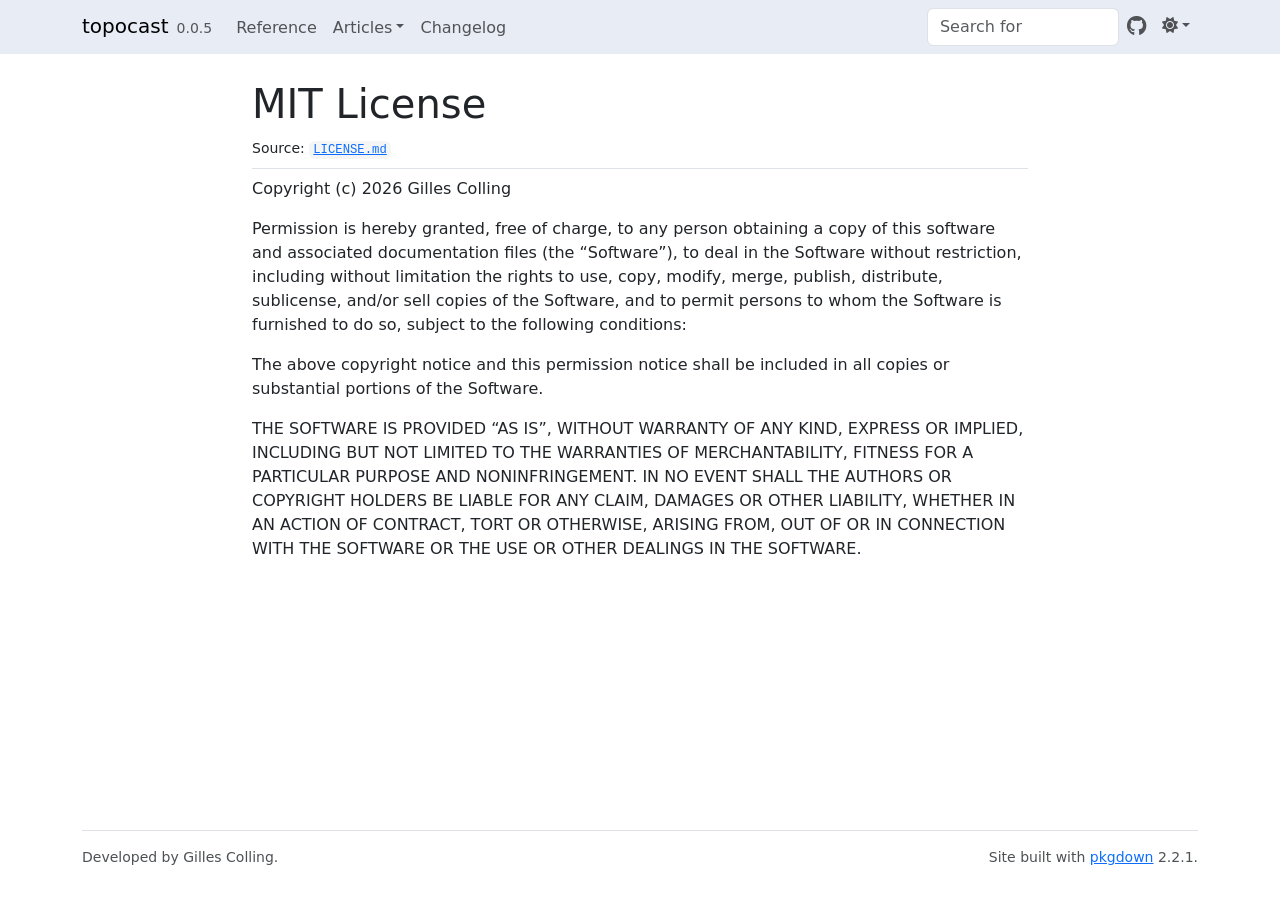
<file: docs/LICENSE.html>
<!DOCTYPE html>
<!-- Generated by pkgdown: do not edit by hand --><html lang="en-US"><head><meta http-equiv="Content-Type" content="text/html; charset=UTF-8"><meta charset="utf-8"><meta http-equiv="X-UA-Compatible" content="IE=edge"><meta name="viewport" content="width=device-width, initial-scale=1, shrink-to-fit=no"><title>MIT License • topocast</title><script src="lightswitch.js"></script><script src="deps/jquery-3.6.0/jquery-3.6.0.min.js"></script><meta name="viewport" content="width=device-width, initial-scale=1, shrink-to-fit=no"><link href="deps/bootstrap-5.3.8/bootstrap.min.css" rel="stylesheet"><script src="deps/bootstrap-5.3.8/bootstrap.bundle.min.js"></script><link href="deps/font-awesome-6.5.2/css/all.min.css" rel="stylesheet"><link href="deps/font-awesome-6.5.2/css/v4-shims.min.css" rel="stylesheet"><script src="deps/headroom-0.11.0/headroom.min.js"></script><script src="deps/headroom-0.11.0/jQuery.headroom.min.js"></script><script src="deps/bootstrap-toc-1.0.1/bootstrap-toc.min.js"></script><script src="deps/clipboard.js-2.0.11/clipboard.min.js"></script><script src="deps/search-1.0.0/autocomplete.jquery.min.js"></script><script src="deps/search-1.0.0/fuse.min.js"></script><script src="deps/search-1.0.0/mark.min.js"></script><!-- pkgdown --><script src="pkgdown.js"></script><link href="extra.css" rel="stylesheet"><meta property="og:title" content="MIT License"><script>
(function () {
  var D = String.fromCharCode(36);
  window.MathJax = {
    tex: {
      inlineMath: [[D, D], ["\\(", "\\)"]],
      displayMath: [[D + D, D + D], ["\\[", "\\]"]]
    },
    chtml: { linebreaks: { automatic: true, width: "90% container" } },
    svg: { linebreaks: { automatic: true, width: "90% container" } },
    options: { renderActions: { addMenu: [] } }
  };
})();
</script></head><body>
    <a href="#main" class="visually-hidden-focusable">Skip to contents</a>


    <nav class="navbar navbar-expand-lg fixed-top " aria-label="Site navigation"><div class="container">

    <a class="navbar-brand me-2" href="index.html">topocast</a>

    <small class="nav-text text-muted me-auto" data-bs-toggle="tooltip" data-bs-placement="bottom" title="">0.0.5</small>


    <button class="navbar-toggler" type="button" data-bs-toggle="collapse" data-bs-target="#navbar" aria-controls="navbar" aria-expanded="false" aria-label="Toggle navigation">
      <span class="navbar-toggler-icon"></span>
    </button>

    <div id="navbar" class="collapse navbar-collapse ms-3">
      <ul class="navbar-nav me-auto"><li class="nav-item"><a class="nav-link" href="reference/index.html">Reference</a></li>
<li class="nav-item dropdown">
  <button class="nav-link dropdown-toggle" type="button" id="dropdown-articles" data-bs-toggle="dropdown" aria-expanded="false" aria-haspopup="true">Articles</button>
  <ul class="dropdown-menu" aria-labelledby="dropdown-articles"><li><a class="dropdown-item" href="articles/getting-started.html">Getting started with topocast</a></li>
    <li><a class="dropdown-item" href="articles/how-it-works.html">How moving-window downscaling works</a></li>
  </ul></li>
<li class="nav-item"><a class="nav-link" href="news/index.html">Changelog</a></li>
      </ul><ul class="navbar-nav"><li class="nav-item"><form class="form-inline" role="search">
 <input class="form-control" type="search" name="search-input" id="search-input" autocomplete="off" aria-label="Search site" placeholder="Search for" data-search-index="search.json"></form></li>
<li class="nav-item"><a class="external-link nav-link" href="https://github.com/gcol33/topocast/" aria-label="GitHub"><span class="fa fab fa-github fa-lg"></span></a></li>
<li class="nav-item dropdown">
  <button class="nav-link dropdown-toggle" type="button" id="dropdown-lightswitch" data-bs-toggle="dropdown" aria-expanded="false" aria-haspopup="true" aria-label="Light switch"><span class="fa fa-sun"></span></button>
  <ul class="dropdown-menu dropdown-menu-end" aria-labelledby="dropdown-lightswitch"><li><button class="dropdown-item" data-bs-theme-value="light"><span class="fa fa-sun"></span> Light</button></li>
    <li><button class="dropdown-item" data-bs-theme-value="dark"><span class="fa fa-moon"></span> Dark</button></li>
    <li><button class="dropdown-item" data-bs-theme-value="auto"><span class="fa fa-adjust"></span> Auto</button></li>
  </ul></li>
      </ul></div>


  </div>
</nav><div class="container template-title-body">
<div class="row">
  <main id="main" class="col-md-9"><div class="page-header">

      <h1>MIT License</h1>
      <small class="dont-index">Source: <a href="https://github.com/gcol33/topocast/blob/HEAD/LICENSE.md" class="external-link"><code>LICENSE.md</code></a></small>
    </div>

<div id="mit-license" class="section level1">

<p>Copyright (c) 2026 Gilles Colling</p>
<p>Permission is hereby granted, free of charge, to any person obtaining a copy of this software and associated documentation files (the “Software”), to deal in the Software without restriction, including without limitation the rights to use, copy, modify, merge, publish, distribute, sublicense, and/or sell copies of the Software, and to permit persons to whom the Software is furnished to do so, subject to the following conditions:</p>
<p>The above copyright notice and this permission notice shall be included in all copies or substantial portions of the Software.</p>
<p>THE SOFTWARE IS PROVIDED “AS IS”, WITHOUT WARRANTY OF ANY KIND, EXPRESS OR IMPLIED, INCLUDING BUT NOT LIMITED TO THE WARRANTIES OF MERCHANTABILITY, FITNESS FOR A PARTICULAR PURPOSE AND NONINFRINGEMENT. IN NO EVENT SHALL THE AUTHORS OR COPYRIGHT HOLDERS BE LIABLE FOR ANY CLAIM, DAMAGES OR OTHER LIABILITY, WHETHER IN AN ACTION OF CONTRACT, TORT OR OTHERWISE, ARISING FROM, OUT OF OR IN CONNECTION WITH THE SOFTWARE OR THE USE OR OTHER DEALINGS IN THE SOFTWARE.</p>
</div>

  </main></div>


    <footer><div class="pkgdown-footer-left">
  <p>Developed by Gilles Colling.</p>
</div>

<div class="pkgdown-footer-right">
  <p>Site built with <a href="https://pkgdown.r-lib.org/" class="external-link">pkgdown</a> 2.2.1.</p>
</div>

    </footer></div>





  </body></html>
</file>
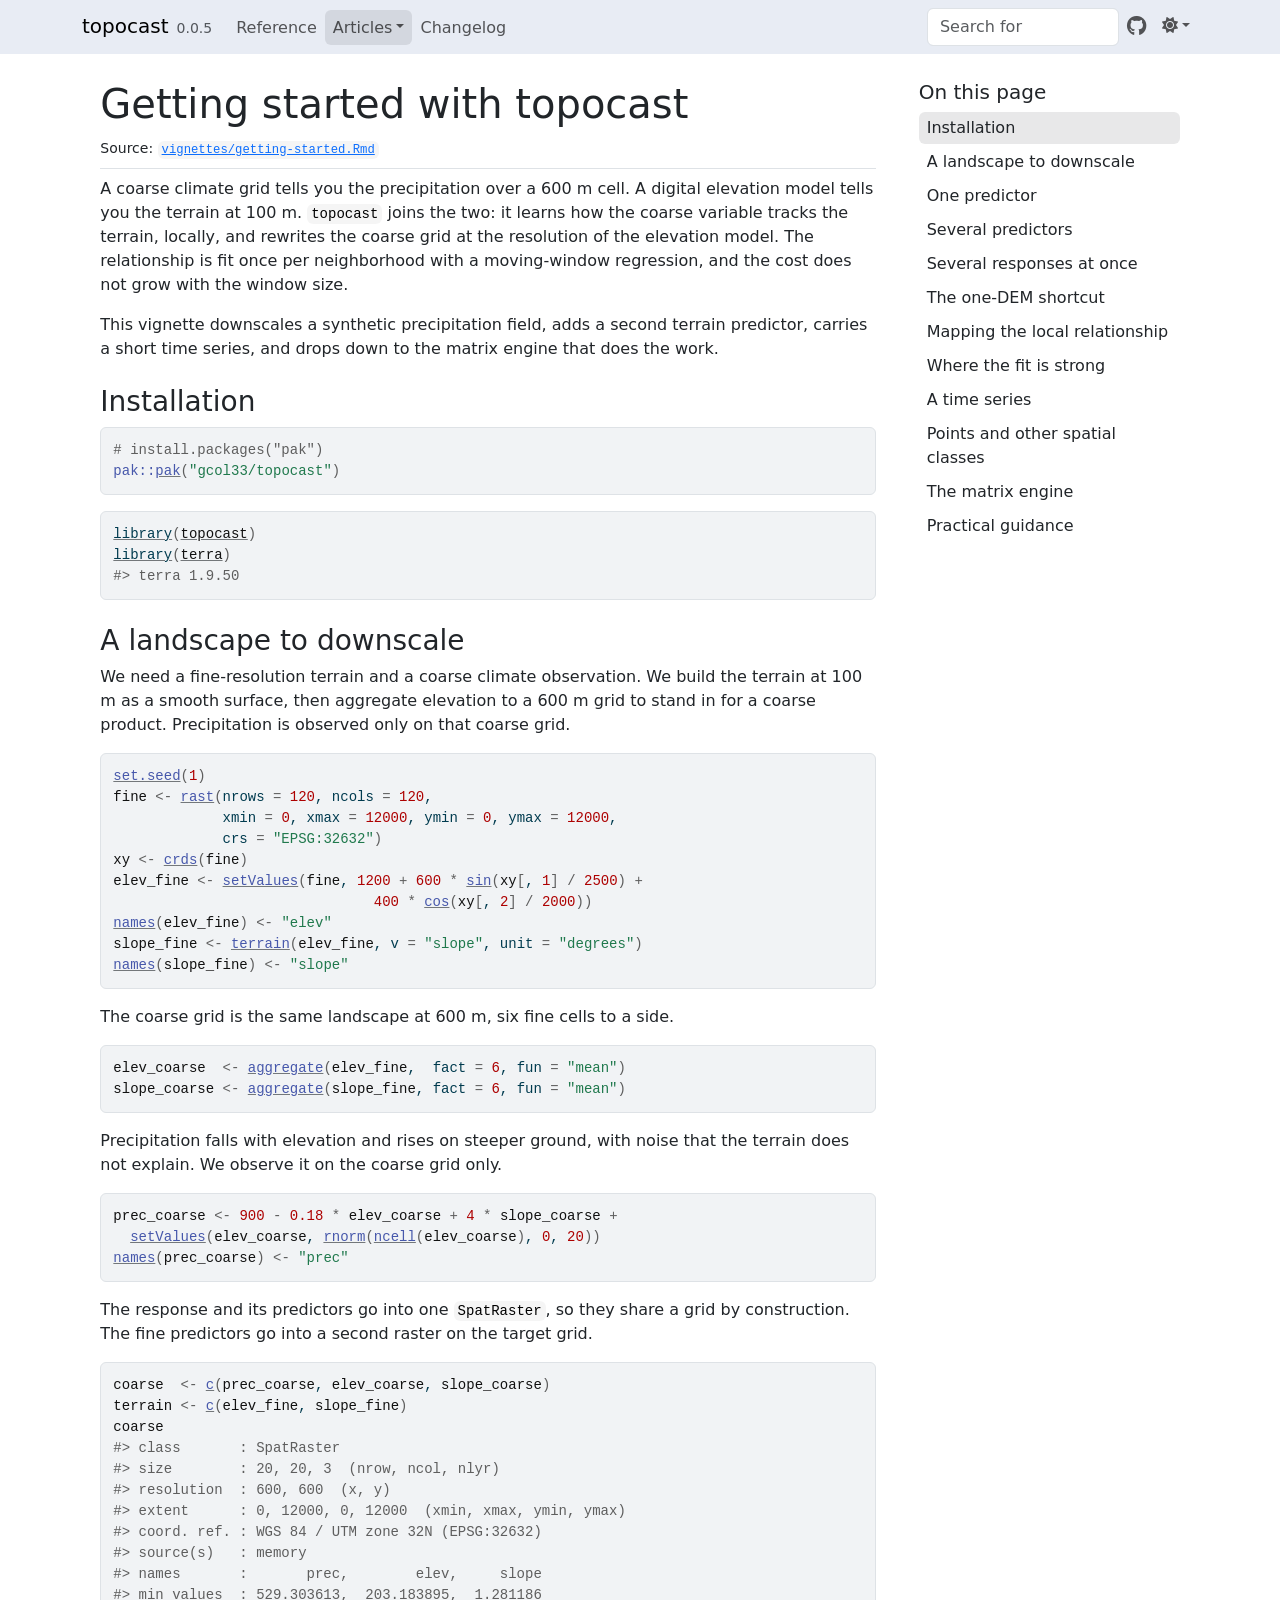
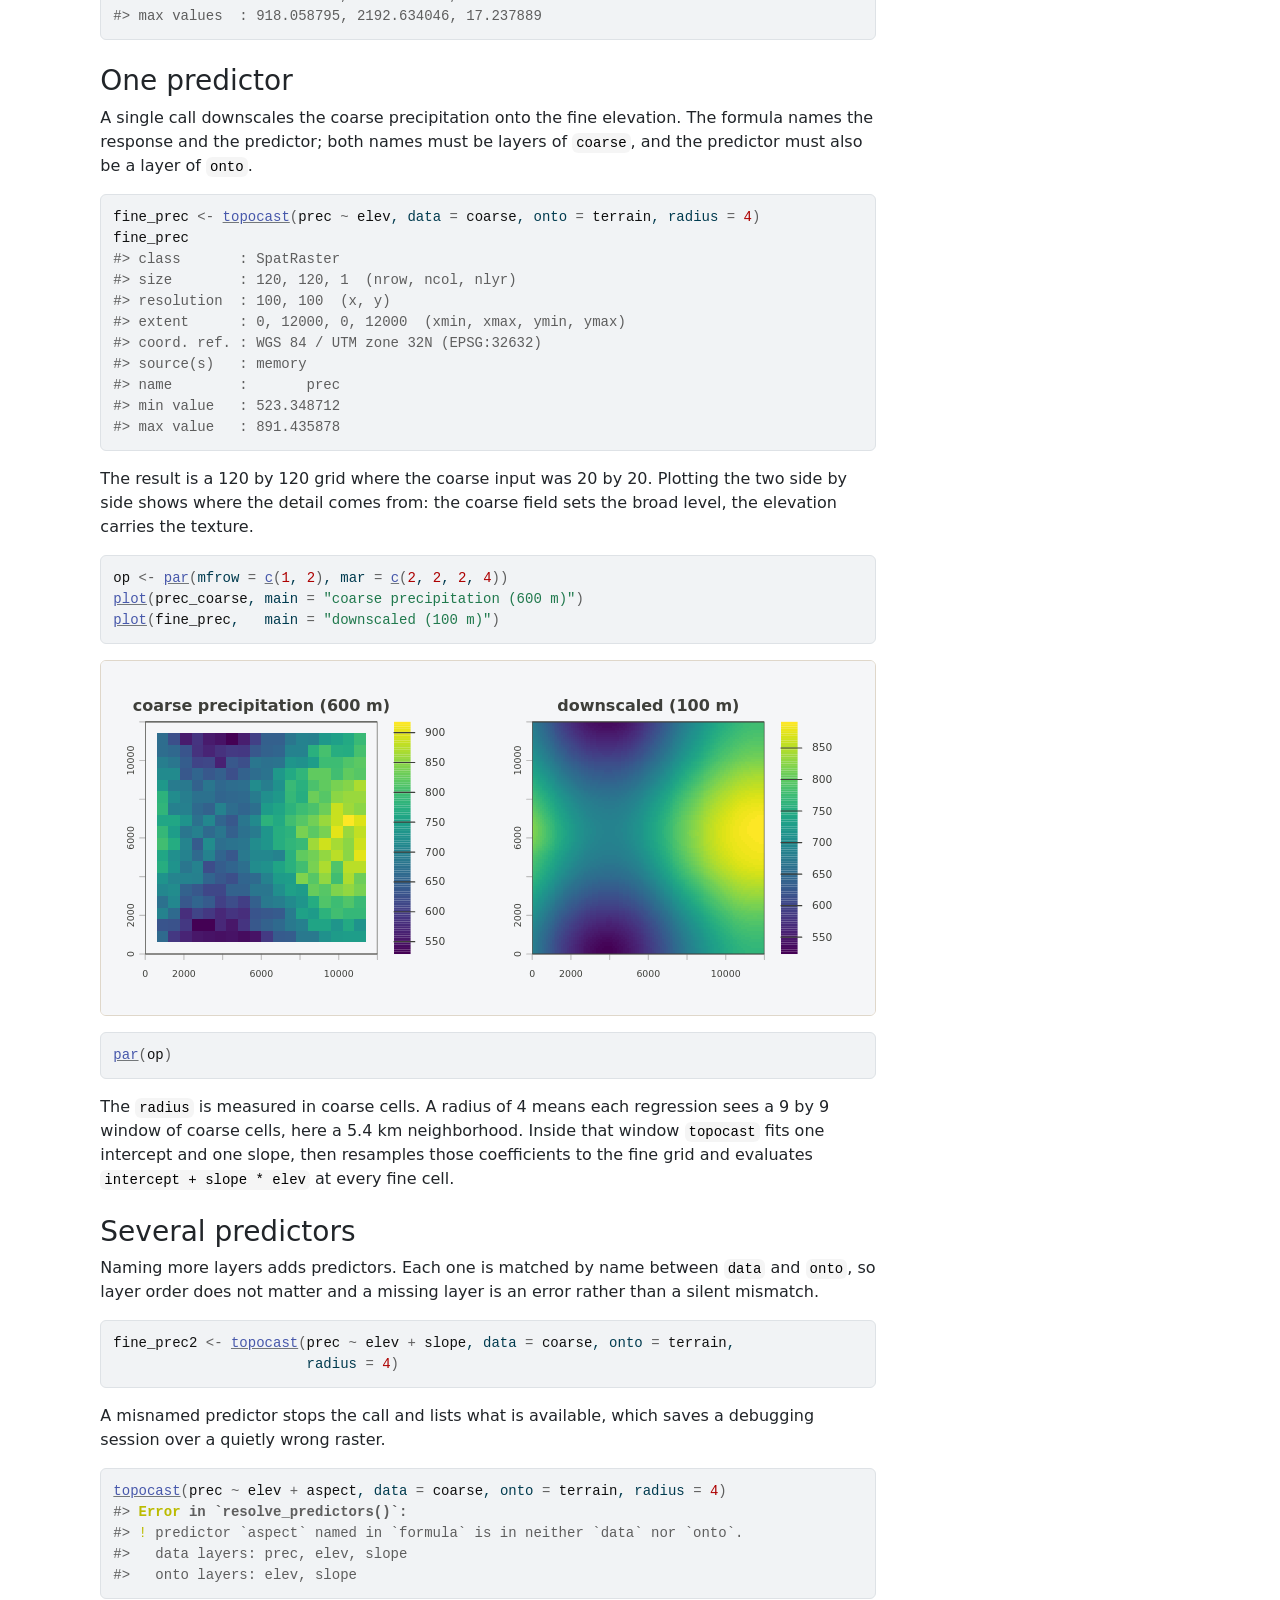
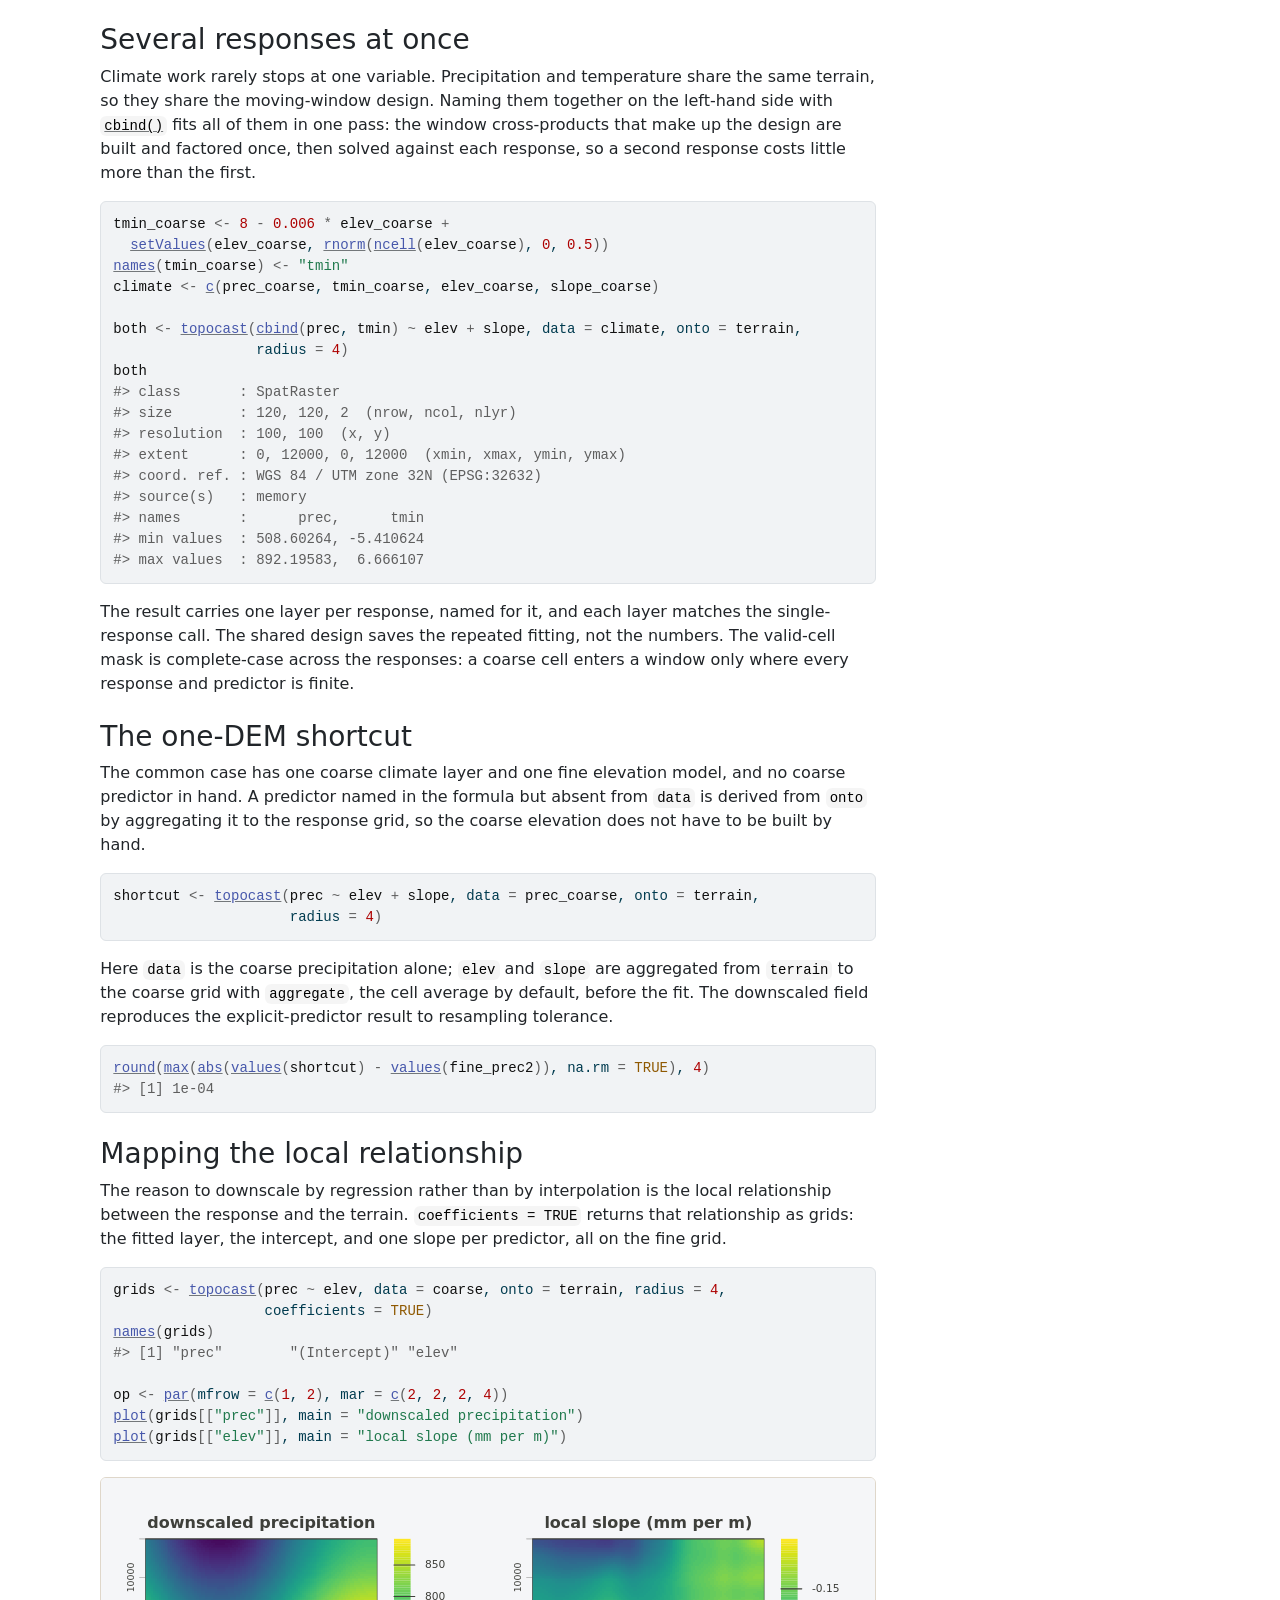
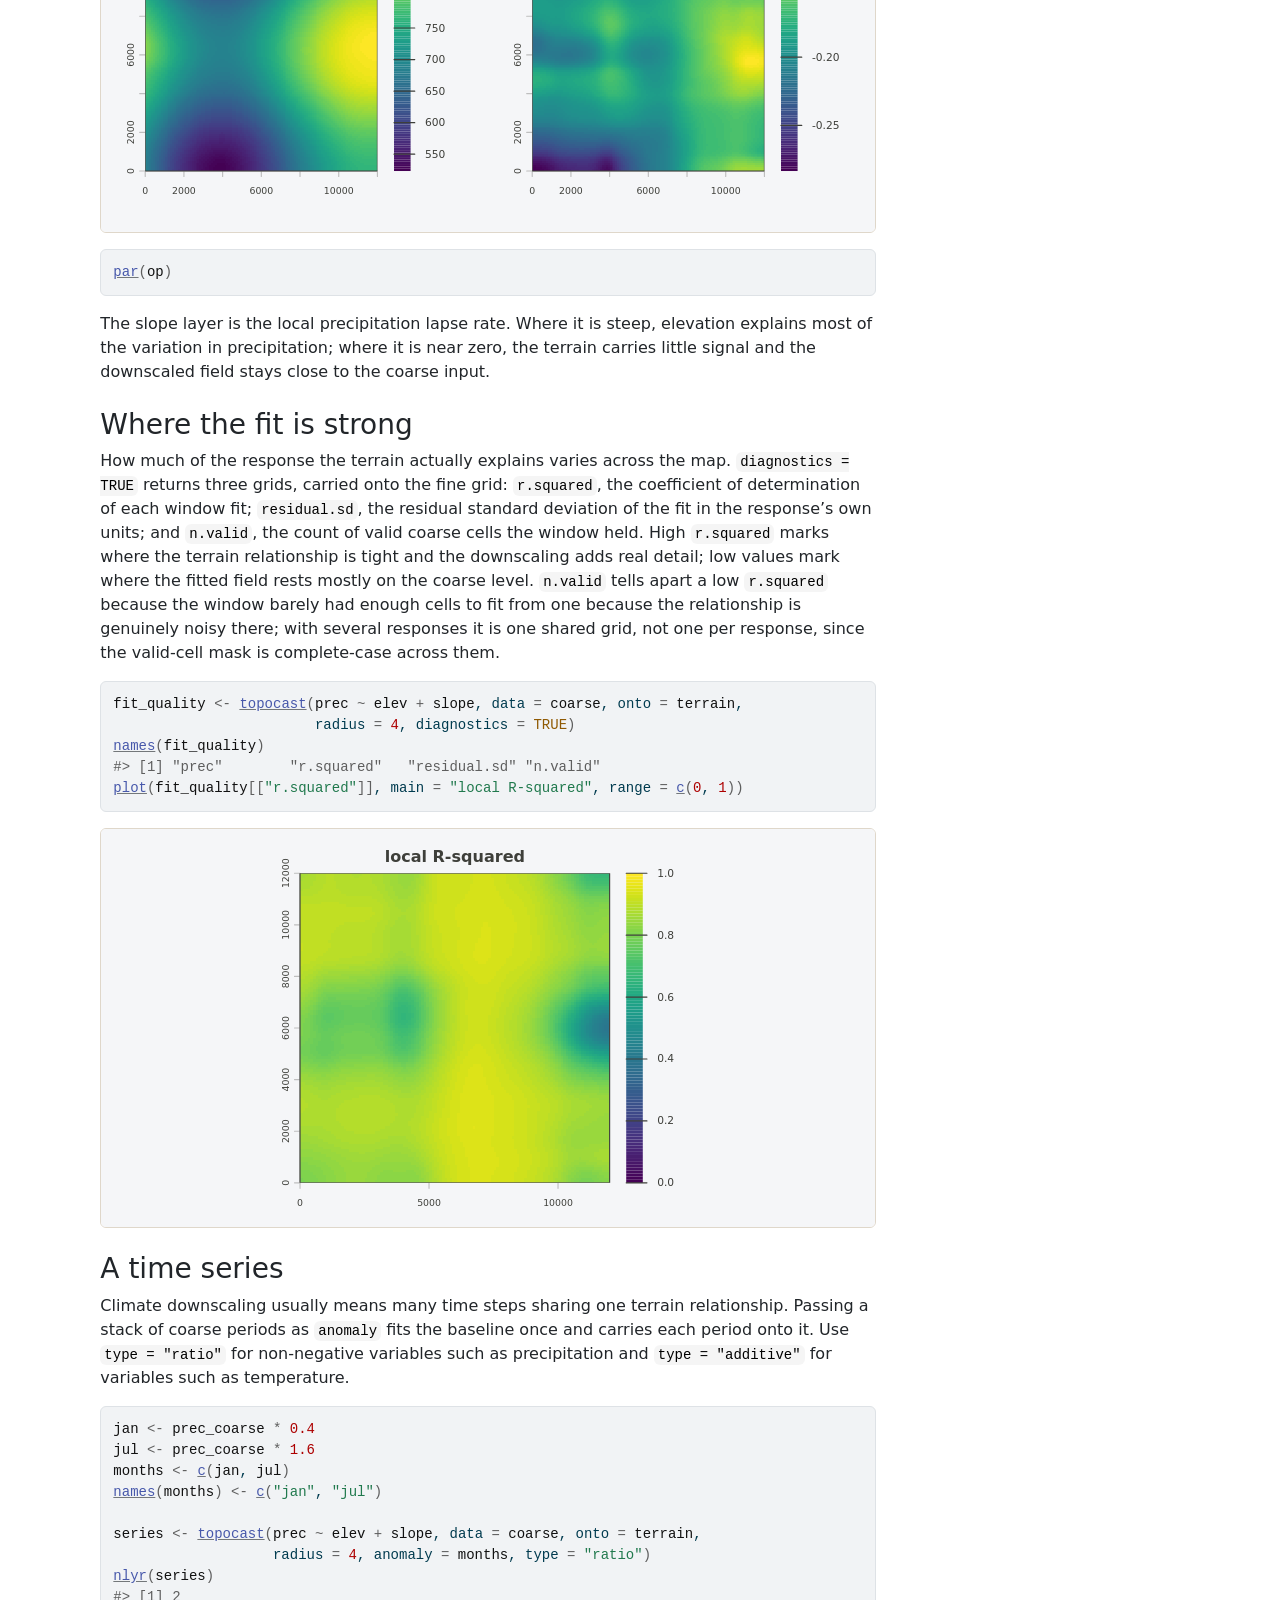
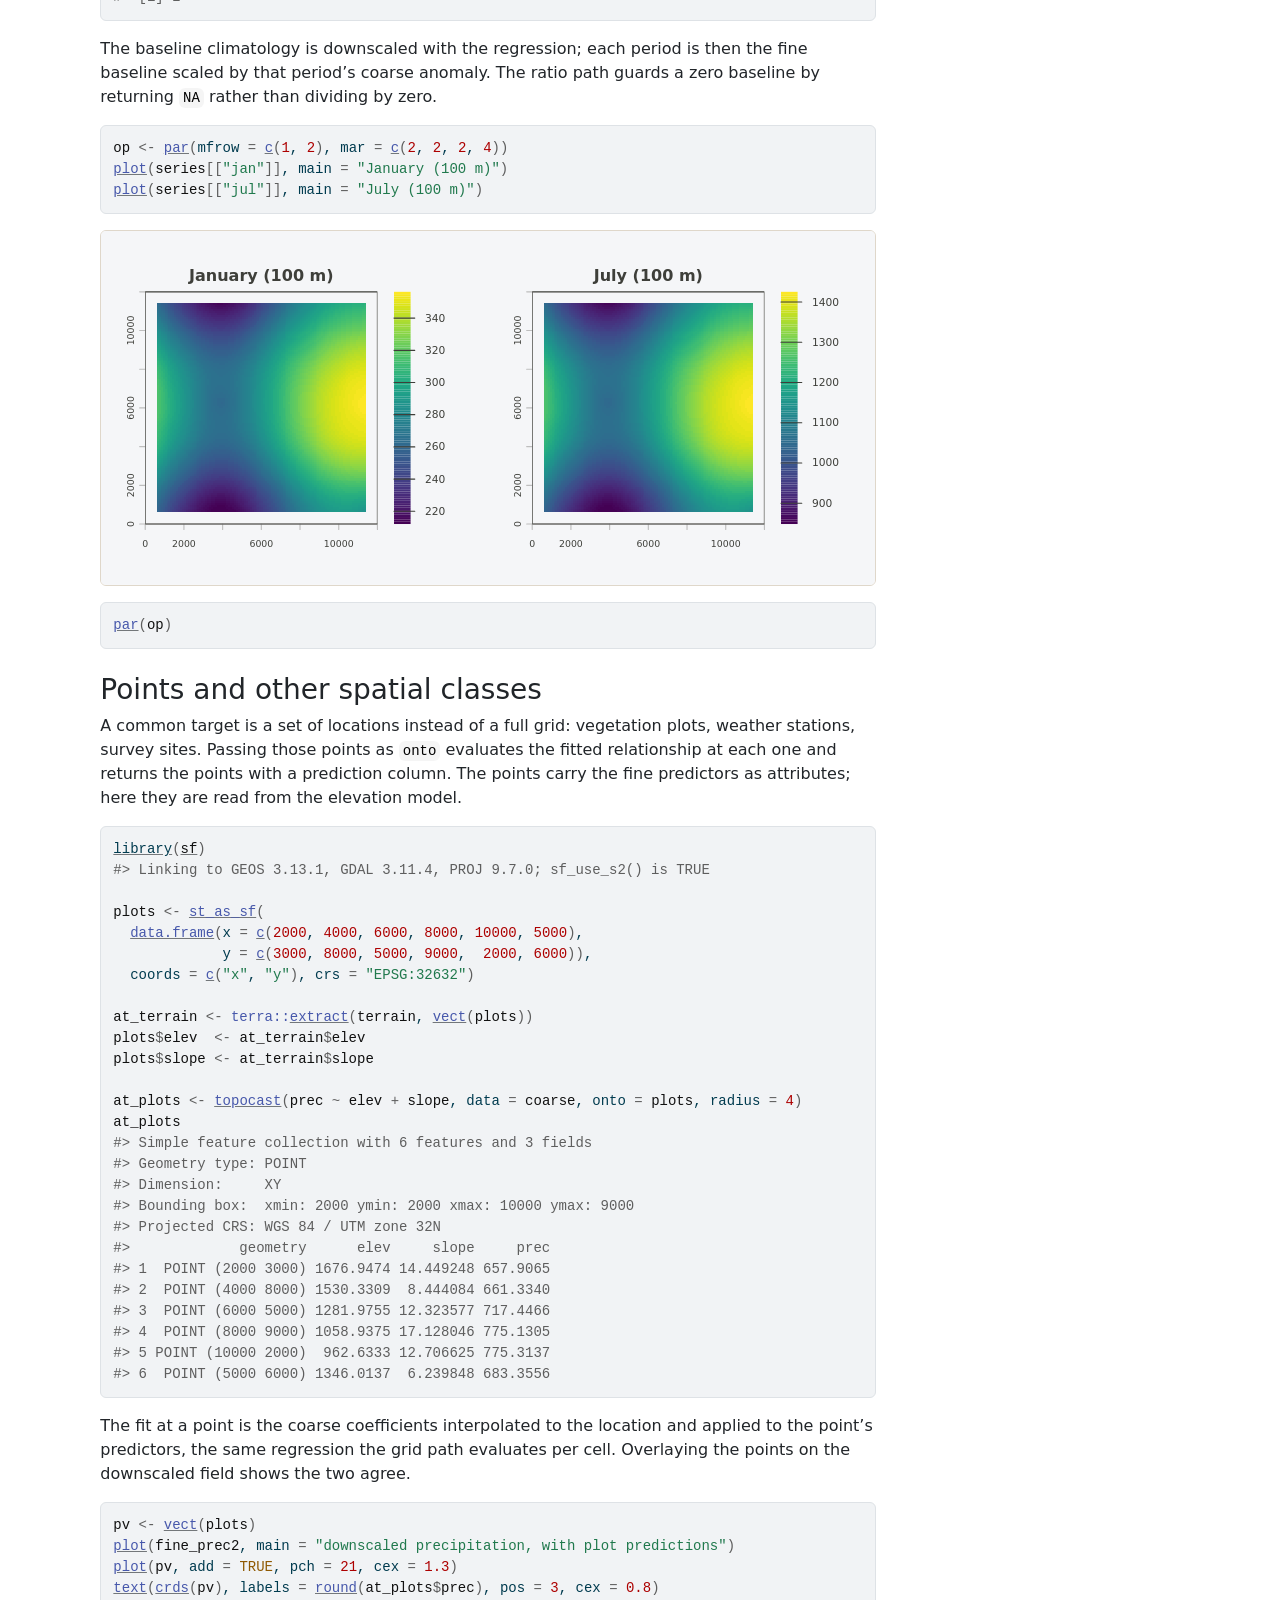
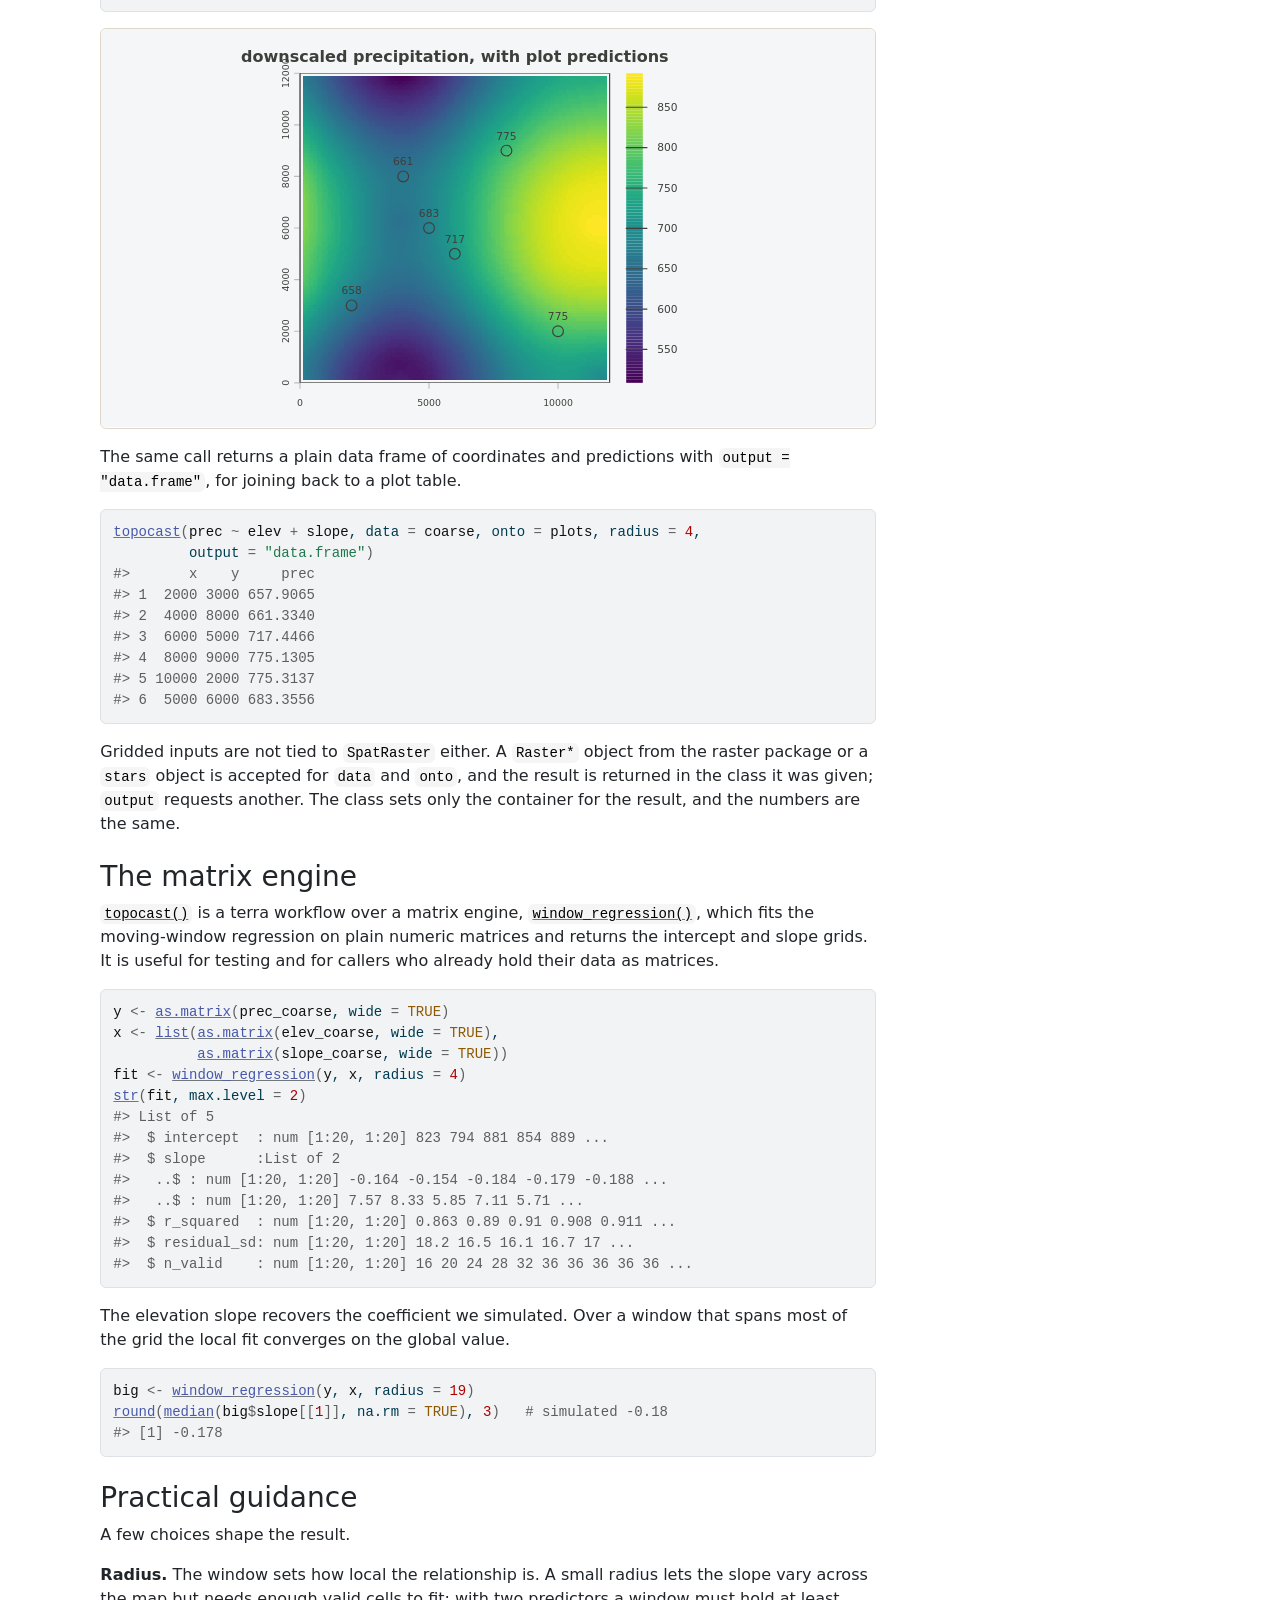
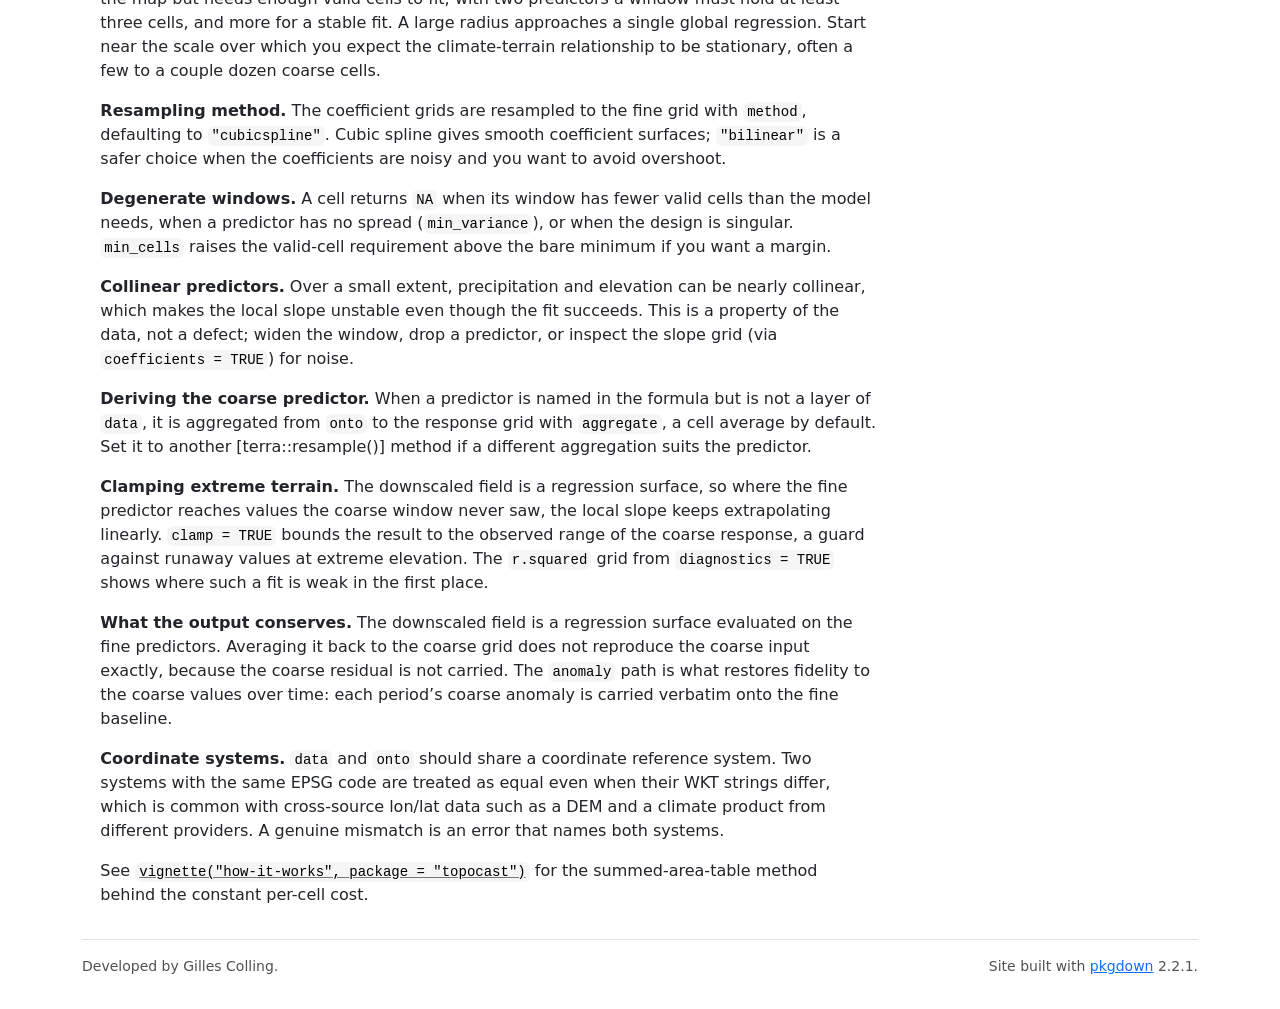
<file: docs/articles/getting-started.html>
<!DOCTYPE html>
<!-- Generated by pkgdown: do not edit by hand --><html lang="en-US">
<head>
<meta http-equiv="Content-Type" content="text/html; charset=UTF-8">
<meta charset="utf-8">
<meta http-equiv="X-UA-Compatible" content="IE=edge">
<meta name="viewport" content="width=device-width, initial-scale=1, shrink-to-fit=no">
<title>Getting started with topocast • topocast</title>
<script src="../lightswitch.js"></script><script src="../deps/jquery-3.6.0/jquery-3.6.0.min.js"></script><meta name="viewport" content="width=device-width, initial-scale=1, shrink-to-fit=no">
<link href="../deps/bootstrap-5.3.8/bootstrap.min.css" rel="stylesheet">
<script src="../deps/bootstrap-5.3.8/bootstrap.bundle.min.js"></script><link href="../deps/font-awesome-6.5.2/css/all.min.css" rel="stylesheet">
<link href="../deps/font-awesome-6.5.2/css/v4-shims.min.css" rel="stylesheet">
<script src="../deps/headroom-0.11.0/headroom.min.js"></script><script src="../deps/headroom-0.11.0/jQuery.headroom.min.js"></script><script src="../deps/bootstrap-toc-1.0.1/bootstrap-toc.min.js"></script><script src="../deps/clipboard.js-2.0.11/clipboard.min.js"></script><script src="../deps/search-1.0.0/autocomplete.jquery.min.js"></script><script src="../deps/search-1.0.0/fuse.min.js"></script><script src="../deps/search-1.0.0/mark.min.js"></script><!-- pkgdown --><script src="../pkgdown.js"></script><link href="../extra.css" rel="stylesheet">
<meta property="og:title" content="Getting started with topocast">
<script>
(function () {
  var D = String.fromCharCode(36);
  window.MathJax = {
    tex: {
      inlineMath: [[D, D], ["\\(", "\\)"]],
      displayMath: [[D + D, D + D], ["\\[", "\\]"]]
    },
    chtml: { linebreaks: { automatic: true, width: "90% container" } },
    svg: { linebreaks: { automatic: true, width: "90% container" } },
    options: { renderActions: { addMenu: [] } }
  };
})();
</script>
</head>
<body>
    <a href="#main" class="visually-hidden-focusable">Skip to contents</a>


    <nav class="navbar navbar-expand-lg fixed-top " aria-label="Site navigation"><div class="container">

    <a class="navbar-brand me-2" href="../index.html">topocast</a>

    <small class="nav-text text-muted me-auto" data-bs-toggle="tooltip" data-bs-placement="bottom" title="">0.0.5</small>


    <button class="navbar-toggler" type="button" data-bs-toggle="collapse" data-bs-target="#navbar" aria-controls="navbar" aria-expanded="false" aria-label="Toggle navigation">
      <span class="navbar-toggler-icon"></span>
    </button>

    <div id="navbar" class="collapse navbar-collapse ms-3">
      <ul class="navbar-nav me-auto">
<li class="nav-item"><a class="nav-link" href="../reference/index.html">Reference</a></li>
<li class="active nav-item dropdown">
  <button class="nav-link dropdown-toggle" type="button" id="dropdown-articles" data-bs-toggle="dropdown" aria-expanded="false" aria-haspopup="true">Articles</button>
  <ul class="dropdown-menu" aria-labelledby="dropdown-articles">
<li><a class="dropdown-item" href="../articles/getting-started.html">Getting started with topocast</a></li>
    <li><a class="dropdown-item" href="../articles/how-it-works.html">How moving-window downscaling works</a></li>
  </ul>
</li>
<li class="nav-item"><a class="nav-link" href="../news/index.html">Changelog</a></li>
      </ul>
<ul class="navbar-nav">
<li class="nav-item"><form class="form-inline" role="search">
 <input class="form-control" type="search" name="search-input" id="search-input" autocomplete="off" aria-label="Search site" placeholder="Search for" data-search-index="../search.json">
</form></li>
<li class="nav-item"><a class="external-link nav-link" href="https://github.com/gcol33/topocast/" aria-label="GitHub"><span class="fa fab fa-github fa-lg"></span></a></li>
<li class="nav-item dropdown">
  <button class="nav-link dropdown-toggle" type="button" id="dropdown-lightswitch" data-bs-toggle="dropdown" aria-expanded="false" aria-haspopup="true" aria-label="Light switch"><span class="fa fa-sun"></span></button>
  <ul class="dropdown-menu dropdown-menu-end" aria-labelledby="dropdown-lightswitch">
<li><button class="dropdown-item" data-bs-theme-value="light"><span class="fa fa-sun"></span> Light</button></li>
    <li><button class="dropdown-item" data-bs-theme-value="dark"><span class="fa fa-moon"></span> Dark</button></li>
    <li><button class="dropdown-item" data-bs-theme-value="auto"><span class="fa fa-adjust"></span> Auto</button></li>
  </ul>
</li>
      </ul>
</div>


  </div>
</nav><div class="container template-article">




<div class="row">
  <main id="main" class="col-md-9"><div class="page-header">

      <h1>Getting started with topocast</h1>
            
      
      <small class="dont-index">Source: <a href="https://github.com/gcol33/topocast/blob/HEAD/vignettes/getting-started.Rmd" class="external-link"><code>vignettes/getting-started.Rmd</code></a></small>
      <div class="d-none name"><code>getting-started.Rmd</code></div>
    </div>

    
    
<p>A coarse climate grid tells you the precipitation over a 600 m cell.
A digital elevation model tells you the terrain at 100 m.
<code>topocast</code> joins the two: it learns how the coarse variable
tracks the terrain, locally, and rewrites the coarse grid at the
resolution of the elevation model. The relationship is fit once per
neighborhood with a moving-window regression, and the cost does not grow
with the window size.</p>
<p>This vignette downscales a synthetic precipitation field, adds a
second terrain predictor, carries a short time series, and drops down to
the matrix engine that does the work.</p>
<div class="section level2">
<h2 id="installation">Installation<a class="anchor" aria-label="anchor" href="#installation"></a>
</h2>
<div class="sourceCode" id="cb1"><pre class="downlit sourceCode r">
<code class="sourceCode R"><span><span class="co"># install.packages("pak")</span></span>
<span><span class="fu">pak</span><span class="fu">::</span><span class="fu"><a href="https://pak.r-lib.org/reference/pak.html" class="external-link">pak</a></span><span class="op">(</span><span class="st">"gcol33/topocast"</span><span class="op">)</span></span></code></pre></div>
<div class="sourceCode" id="cb2"><pre class="downlit sourceCode r">
<code class="sourceCode R"><span><span class="kw"><a href="https://rdrr.io/r/base/library.html" class="external-link">library</a></span><span class="op">(</span><span class="va"><a href="https://gillescolling.com/topocast/">topocast</a></span><span class="op">)</span></span>
<span><span class="kw"><a href="https://rdrr.io/r/base/library.html" class="external-link">library</a></span><span class="op">(</span><span class="va"><a href="https://rspatial.org/" class="external-link">terra</a></span><span class="op">)</span></span>
<span><span class="co">#&gt; terra 1.9.50</span></span></code></pre></div>
</div>
<div class="section level2">
<h2 id="a-landscape-to-downscale">A landscape to downscale<a class="anchor" aria-label="anchor" href="#a-landscape-to-downscale"></a>
</h2>
<p>We need a fine-resolution terrain and a coarse climate observation.
We build the terrain at 100 m as a smooth surface, then aggregate
elevation to a 600 m grid to stand in for a coarse product.
Precipitation is observed only on that coarse grid.</p>
<div class="sourceCode" id="cb3"><pre class="downlit sourceCode r">
<code class="sourceCode R"><span><span class="fu"><a href="https://rdrr.io/r/base/Random.html" class="external-link">set.seed</a></span><span class="op">(</span><span class="fl">1</span><span class="op">)</span></span>
<span><span class="va">fine</span> <span class="op">&lt;-</span> <span class="fu"><a href="https://rspatial.github.io/terra/reference/rast.html" class="external-link">rast</a></span><span class="op">(</span>nrows <span class="op">=</span> <span class="fl">120</span>, ncols <span class="op">=</span> <span class="fl">120</span>,</span>
<span>             xmin <span class="op">=</span> <span class="fl">0</span>, xmax <span class="op">=</span> <span class="fl">12000</span>, ymin <span class="op">=</span> <span class="fl">0</span>, ymax <span class="op">=</span> <span class="fl">12000</span>,</span>
<span>             crs <span class="op">=</span> <span class="st">"EPSG:32632"</span><span class="op">)</span></span>
<span><span class="va">xy</span> <span class="op">&lt;-</span> <span class="fu"><a href="https://rspatial.github.io/terra/reference/crds.html" class="external-link">crds</a></span><span class="op">(</span><span class="va">fine</span><span class="op">)</span></span>
<span><span class="va">elev_fine</span> <span class="op">&lt;-</span> <span class="fu"><a href="https://rspatial.github.io/terra/reference/setValues.html" class="external-link">setValues</a></span><span class="op">(</span><span class="va">fine</span>, <span class="fl">1200</span> <span class="op">+</span> <span class="fl">600</span> <span class="op">*</span> <span class="fu"><a href="https://rdrr.io/r/base/Trig.html" class="external-link">sin</a></span><span class="op">(</span><span class="va">xy</span><span class="op">[</span>, <span class="fl">1</span><span class="op">]</span> <span class="op">/</span> <span class="fl">2500</span><span class="op">)</span> <span class="op">+</span></span>
<span>                               <span class="fl">400</span> <span class="op">*</span> <span class="fu"><a href="https://rdrr.io/r/base/Trig.html" class="external-link">cos</a></span><span class="op">(</span><span class="va">xy</span><span class="op">[</span>, <span class="fl">2</span><span class="op">]</span> <span class="op">/</span> <span class="fl">2000</span><span class="op">)</span><span class="op">)</span></span>
<span><span class="fu"><a href="https://rspatial.github.io/terra/reference/names.html" class="external-link">names</a></span><span class="op">(</span><span class="va">elev_fine</span><span class="op">)</span> <span class="op">&lt;-</span> <span class="st">"elev"</span></span>
<span><span class="va">slope_fine</span> <span class="op">&lt;-</span> <span class="fu"><a href="https://rspatial.github.io/terra/reference/terrain.html" class="external-link">terrain</a></span><span class="op">(</span><span class="va">elev_fine</span>, v <span class="op">=</span> <span class="st">"slope"</span>, unit <span class="op">=</span> <span class="st">"degrees"</span><span class="op">)</span></span>
<span><span class="fu"><a href="https://rspatial.github.io/terra/reference/names.html" class="external-link">names</a></span><span class="op">(</span><span class="va">slope_fine</span><span class="op">)</span> <span class="op">&lt;-</span> <span class="st">"slope"</span></span></code></pre></div>
<p>The coarse grid is the same landscape at 600 m, six fine cells to a
side.</p>
<div class="sourceCode" id="cb4"><pre class="downlit sourceCode r">
<code class="sourceCode R"><span><span class="va">elev_coarse</span>  <span class="op">&lt;-</span> <span class="fu"><a href="https://rspatial.github.io/terra/reference/aggregate.html" class="external-link">aggregate</a></span><span class="op">(</span><span class="va">elev_fine</span>,  fact <span class="op">=</span> <span class="fl">6</span>, fun <span class="op">=</span> <span class="st">"mean"</span><span class="op">)</span></span>
<span><span class="va">slope_coarse</span> <span class="op">&lt;-</span> <span class="fu"><a href="https://rspatial.github.io/terra/reference/aggregate.html" class="external-link">aggregate</a></span><span class="op">(</span><span class="va">slope_fine</span>, fact <span class="op">=</span> <span class="fl">6</span>, fun <span class="op">=</span> <span class="st">"mean"</span><span class="op">)</span></span></code></pre></div>
<p>Precipitation falls with elevation and rises on steeper ground, with
noise that the terrain does not explain. We observe it on the coarse
grid only.</p>
<div class="sourceCode" id="cb5"><pre class="downlit sourceCode r">
<code class="sourceCode R"><span><span class="va">prec_coarse</span> <span class="op">&lt;-</span> <span class="fl">900</span> <span class="op">-</span> <span class="fl">0.18</span> <span class="op">*</span> <span class="va">elev_coarse</span> <span class="op">+</span> <span class="fl">4</span> <span class="op">*</span> <span class="va">slope_coarse</span> <span class="op">+</span></span>
<span>  <span class="fu"><a href="https://rspatial.github.io/terra/reference/setValues.html" class="external-link">setValues</a></span><span class="op">(</span><span class="va">elev_coarse</span>, <span class="fu"><a href="https://rdrr.io/r/stats/Normal.html" class="external-link">rnorm</a></span><span class="op">(</span><span class="fu"><a href="https://rspatial.github.io/terra/reference/dimensions.html" class="external-link">ncell</a></span><span class="op">(</span><span class="va">elev_coarse</span><span class="op">)</span>, <span class="fl">0</span>, <span class="fl">20</span><span class="op">)</span><span class="op">)</span></span>
<span><span class="fu"><a href="https://rspatial.github.io/terra/reference/names.html" class="external-link">names</a></span><span class="op">(</span><span class="va">prec_coarse</span><span class="op">)</span> <span class="op">&lt;-</span> <span class="st">"prec"</span></span></code></pre></div>
<p>The response and its predictors go into one <code>SpatRaster</code>,
so they share a grid by construction. The fine predictors go into a
second raster on the target grid.</p>
<div class="sourceCode" id="cb6"><pre class="downlit sourceCode r">
<code class="sourceCode R"><span><span class="va">coarse</span>  <span class="op">&lt;-</span> <span class="fu"><a href="https://rdrr.io/r/base/c.html" class="external-link">c</a></span><span class="op">(</span><span class="va">prec_coarse</span>, <span class="va">elev_coarse</span>, <span class="va">slope_coarse</span><span class="op">)</span></span>
<span><span class="va">terrain</span> <span class="op">&lt;-</span> <span class="fu"><a href="https://rdrr.io/r/base/c.html" class="external-link">c</a></span><span class="op">(</span><span class="va">elev_fine</span>, <span class="va">slope_fine</span><span class="op">)</span></span>
<span><span class="va">coarse</span></span>
<span><span class="co">#&gt; class       : SpatRaster</span></span>
<span><span class="co">#&gt; size        : 20, 20, 3  (nrow, ncol, nlyr)</span></span>
<span><span class="co">#&gt; resolution  : 600, 600  (x, y)</span></span>
<span><span class="co">#&gt; extent      : 0, 12000, 0, 12000  (xmin, xmax, ymin, ymax)</span></span>
<span><span class="co">#&gt; coord. ref. : WGS 84 / UTM zone 32N (EPSG:32632)</span></span>
<span><span class="co">#&gt; source(s)   : memory</span></span>
<span><span class="co">#&gt; names       :       prec,        elev,     slope</span></span>
<span><span class="co">#&gt; min values  : 529.303613,  203.183895,  1.281186</span></span>
<span><span class="co">#&gt; max values  : 918.058795, 2192.634046, 17.237889</span></span></code></pre></div>
</div>
<div class="section level2">
<h2 id="one-predictor">One predictor<a class="anchor" aria-label="anchor" href="#one-predictor"></a>
</h2>
<p>A single call downscales the coarse precipitation onto the fine
elevation. The formula names the response and the predictor; both names
must be layers of <code>coarse</code>, and the predictor must also be a
layer of <code>onto</code>.</p>
<div class="sourceCode" id="cb7"><pre class="downlit sourceCode r">
<code class="sourceCode R"><span><span class="va">fine_prec</span> <span class="op">&lt;-</span> <span class="fu"><a href="../reference/topocast.html">topocast</a></span><span class="op">(</span><span class="va">prec</span> <span class="op">~</span> <span class="va">elev</span>, data <span class="op">=</span> <span class="va">coarse</span>, onto <span class="op">=</span> <span class="va">terrain</span>, radius <span class="op">=</span> <span class="fl">4</span><span class="op">)</span></span>
<span><span class="va">fine_prec</span></span>
<span><span class="co">#&gt; class       : SpatRaster</span></span>
<span><span class="co">#&gt; size        : 120, 120, 1  (nrow, ncol, nlyr)</span></span>
<span><span class="co">#&gt; resolution  : 100, 100  (x, y)</span></span>
<span><span class="co">#&gt; extent      : 0, 12000, 0, 12000  (xmin, xmax, ymin, ymax)</span></span>
<span><span class="co">#&gt; coord. ref. : WGS 84 / UTM zone 32N (EPSG:32632)</span></span>
<span><span class="co">#&gt; source(s)   : memory</span></span>
<span><span class="co">#&gt; name        :       prec</span></span>
<span><span class="co">#&gt; min value   : 523.348712</span></span>
<span><span class="co">#&gt; max value   : 891.435878</span></span></code></pre></div>
<p>The result is a 120 by 120 grid where the coarse input was 20 by 20.
Plotting the two side by side shows where the detail comes from: the
coarse field sets the broad level, the elevation carries the
texture.</p>
<div class="sourceCode" id="cb8"><pre class="downlit sourceCode r">
<code class="sourceCode R"><span><span class="va">op</span> <span class="op">&lt;-</span> <span class="fu"><a href="https://rdrr.io/r/graphics/par.html" class="external-link">par</a></span><span class="op">(</span>mfrow <span class="op">=</span> <span class="fu"><a href="https://rdrr.io/r/base/c.html" class="external-link">c</a></span><span class="op">(</span><span class="fl">1</span>, <span class="fl">2</span><span class="op">)</span>, mar <span class="op">=</span> <span class="fu"><a href="https://rdrr.io/r/base/c.html" class="external-link">c</a></span><span class="op">(</span><span class="fl">2</span>, <span class="fl">2</span>, <span class="fl">2</span>, <span class="fl">4</span><span class="op">)</span><span class="op">)</span></span>
<span><span class="fu"><a href="https://rspatial.github.io/terra/reference/plot.html" class="external-link">plot</a></span><span class="op">(</span><span class="va">prec_coarse</span>, main <span class="op">=</span> <span class="st">"coarse precipitation (600 m)"</span><span class="op">)</span></span>
<span><span class="fu"><a href="https://rspatial.github.io/terra/reference/plot.html" class="external-link">plot</a></span><span class="op">(</span><span class="va">fine_prec</span>,   main <span class="op">=</span> <span class="st">"downscaled (100 m)"</span><span class="op">)</span></span></code></pre></div>
<p><div class="svg-container"><button type="button" class="btn btn-primary btn-copy-svg" title="Copy SVG to clipboard" aria-label="Copy SVG to clipboard" data-bs-toggle="tooltip" data-bs-placement="left"><i class="fa fa-copy"></i></button>
<svg xmlns='http://www.w3.org/2000/svg' xmlns:xlink='http://www.w3.org/1999/xlink' width='504.00pt' height='230.40pt' viewBox='0 0 504.00 230.40' class="r-plt inline-svg" style="width:100%;height:auto;" aria-hidden="true">
<g class='svglite'>
<defs>
  <style type='text/css'><![CDATA[
    /* theme-aware-processed */
    .svglite line, .svglite polyline, .svglite polygon, .svglite path, .svglite circle {
      fill: none;
      stroke: #3E3F3A;
      stroke-linecap: round;
      stroke-linejoin: round;
      stroke-miterlimit: 10.00;
    }
    .svglite > g > rect {
      fill: none;
      stroke: #3E3F3A;
      stroke-linecap: round;
      stroke-linejoin: round;
      stroke-miterlimit: 10.00;
    }
    .svglite text {
      white-space: pre;
      fill: #3E3F3A;
    }
    .svglite g.glyphgroup path {
      fill: inherit;
      stroke: none;
    }
  ]]></style>
</defs>
<rect width='100%' height='100%' style='stroke: none; fill: #F5F6F8;'/>
<defs>
  <clipPath id='cpMC4wMHw1MDQuMDB8MC4wMHwyMzAuNDA='>
    <rect x='0.00' y='0.00' width='504.00' height='230.40' />
  </clipPath>
</defs>
<g clip-path='url(#cpMC4wMHw1MDQuMDB8MC4wMHwyMzAuNDA=)'>
</g>
<defs>
  <clipPath id='cpMC4wMHwyNTIuMDB8MC4wMHwyMzAuNDA='>
    <rect x='0.00' y='0.00' width='252.00' height='230.40' />
  </clipPath>
</defs>
<g clip-path='url(#cpMC4wMHwyNTIuMDB8MC4wMHwyMzAuNDA=)'>
</g>
<defs>
  <clipPath id='cpMjguODB8MTgwLjAwfDM5LjYwfDE5MC44MA=='>
    <rect x='28.80' y='39.60' width='151.20' height='151.20' />
  </clipPath>
</defs>
<g clip-path='url(#cpMjguODB8MTgwLjAwfDM5LjYwfDE5MC44MA==)'>
</g>
<g clip-path='url(#cpMC4wMHw1MDQuMDB8MC4wMHwyMzAuNDA=)'>
<text x='28.80' y='205.92' text-anchor='middle' style='font-size: 0.84em; font-family: "Roboto", -apple-system, BlinkMacSystemFont, "Segoe UI", system-ui, sans-serif;'>0</text>
<text x='54.00' y='205.92' text-anchor='middle' style='font-size: 0.84em; font-family: "Roboto", -apple-system, BlinkMacSystemFont, "Segoe UI", system-ui, sans-serif;'>2000</text>
<text x='104.40' y='205.92' text-anchor='middle' style='font-size: 0.84em; font-family: "Roboto", -apple-system, BlinkMacSystemFont, "Segoe UI", system-ui, sans-serif;'>6000</text>
<text x='154.80' y='205.92' text-anchor='middle' style='font-size: 0.84em; font-family: "Roboto", -apple-system, BlinkMacSystemFont, "Segoe UI", system-ui, sans-serif;'>10000</text>
<line x1='28.80' y1='190.80' x2='28.80' y2='194.40' style='stroke-width: 0.75; stroke: #BEBEBE;' />
<line x1='54.00' y1='190.80' x2='54.00' y2='194.40' style='stroke-width: 0.75; stroke: #BEBEBE;' />
<line x1='79.20' y1='190.80' x2='79.20' y2='194.40' style='stroke-width: 0.75; stroke: #BEBEBE;' />
<line x1='104.40' y1='190.80' x2='104.40' y2='194.40' style='stroke-width: 0.75; stroke: #BEBEBE;' />
<line x1='129.60' y1='190.80' x2='129.60' y2='194.40' style='stroke-width: 0.75; stroke: #BEBEBE;' />
<line x1='154.80' y1='190.80' x2='154.80' y2='194.40' style='stroke-width: 0.75; stroke: #BEBEBE;' />
<line x1='180.00' y1='190.80' x2='180.00' y2='194.40' style='stroke-width: 0.75; stroke: #BEBEBE;' />
</g>
<defs>
  <clipPath id='cpMjguODB8MTgwLjAwfDI4LjgwfDIwMS42MA=='>
    <rect x='28.80' y='28.80' width='151.20' height='172.80' />
  </clipPath>
</defs>
<g clip-path='url(#cpMjguODB8MTgwLjAwfDI4LjgwfDIwMS42MA==)'>
<polyline points='180.00,190.80 28.80,190.80 ' style='stroke-width: 0.75; stroke: #BEBEBE;' />
</g>
<g clip-path='url(#cpMC4wMHw1MDQuMDB8MC4wMHwyMzAuNDA=)'>
<text transform='translate(21.60,190.80) rotate(-90)' text-anchor='middle' style='font-size: 0.84em; font-family: "Roboto", -apple-system, BlinkMacSystemFont, "Segoe UI", system-ui, sans-serif;'>0</text>
<text transform='translate(21.60,165.60) rotate(-90)' text-anchor='middle' style='font-size: 0.84em; font-family: "Roboto", -apple-system, BlinkMacSystemFont, "Segoe UI", system-ui, sans-serif;'>2000</text>
<text transform='translate(21.60,115.20) rotate(-90)' text-anchor='middle' style='font-size: 0.84em; font-family: "Roboto", -apple-system, BlinkMacSystemFont, "Segoe UI", system-ui, sans-serif;'>6000</text>
<text transform='translate(21.60,64.80) rotate(-90)' text-anchor='middle' style='font-size: 0.84em; font-family: "Roboto", -apple-system, BlinkMacSystemFont, "Segoe UI", system-ui, sans-serif;'>10000</text>
<line x1='28.80' y1='190.80' x2='25.20' y2='190.80' style='stroke-width: 0.75; stroke: #BEBEBE;' />
<line x1='28.80' y1='165.60' x2='25.20' y2='165.60' style='stroke-width: 0.75; stroke: #BEBEBE;' />
<line x1='28.80' y1='140.40' x2='25.20' y2='140.40' style='stroke-width: 0.75; stroke: #BEBEBE;' />
<line x1='28.80' y1='115.20' x2='25.20' y2='115.20' style='stroke-width: 0.75; stroke: #BEBEBE;' />
<line x1='28.80' y1='90.00' x2='25.20' y2='90.00' style='stroke-width: 0.75; stroke: #BEBEBE;' />
<line x1='28.80' y1='64.80' x2='25.20' y2='64.80' style='stroke-width: 0.75; stroke: #BEBEBE;' />
<line x1='28.80' y1='39.60' x2='25.20' y2='39.60' style='stroke-width: 0.75; stroke: #BEBEBE;' />
</g>
<g clip-path='url(#cpMjguODB8MTgwLjAwfDI4LjgwfDIwMS42MA==)'>
<polyline points='28.80,190.80 28.80,39.60 ' style='stroke-width: 0.75; stroke: #BEBEBE;' />
</g>
<g clip-path='url(#cpMjguODB8MTgwLjAwfDM5LjYwfDE5MC44MA==)'>
<image width='151.20' height='151.20' x='28.80' y='39.60' preserveAspectRatio='none' image-rendering='pixelated' xlink:href='[data-uri]'/>
</g>
<g clip-path='url(#cpMC4wMHw1MDQuMDB8MC4wMHwyMzAuNDA=)'>
<rect x='190.80' y='189.29' width='10.80' height='1.51' style='stroke-width: 0.75; stroke: none; fill: #440154;' />
<rect x='190.80' y='187.78' width='10.80' height='1.51' style='stroke-width: 0.75; stroke: none; fill: #450458;' />
<rect x='190.80' y='186.26' width='10.80' height='1.51' style='stroke-width: 0.75; stroke: none; fill: #46085C;' />
<rect x='190.80' y='184.75' width='10.80' height='1.51' style='stroke-width: 0.75; stroke: none; fill: #460C5F;' />
<rect x='190.80' y='183.24' width='10.80' height='1.51' style='stroke-width: 0.75; stroke: none; fill: #471063;' />
<rect x='190.80' y='181.73' width='10.80' height='1.51' style='stroke-width: 0.75; stroke: none; fill: #471366;' />
<rect x='190.80' y='180.22' width='10.80' height='1.51' style='stroke-width: 0.75; stroke: none; fill: #481769;' />
<rect x='190.80' y='178.70' width='10.80' height='1.51' style='stroke-width: 0.75; stroke: none; fill: #481B6D;' />
<rect x='190.80' y='177.19' width='10.80' height='1.51' style='stroke-width: 0.75; stroke: none; fill: #481E6F;' />
<rect x='190.80' y='175.68' width='10.80' height='1.51' style='stroke-width: 0.75; stroke: none; fill: #482173;' />
<rect x='190.80' y='174.17' width='10.80' height='1.51' style='stroke-width: 0.75; stroke: none; fill: #482475;' />
<rect x='190.80' y='172.66' width='10.80' height='1.51' style='stroke-width: 0.75; stroke: none; fill: #482878;' />
<rect x='190.80' y='171.14' width='10.80' height='1.51' style='stroke-width: 0.75; stroke: none; fill: #472B7A;' />
<rect x='190.80' y='169.63' width='10.80' height='1.51' style='stroke-width: 0.75; stroke: none; fill: #472E7C;' />
<rect x='190.80' y='168.12' width='10.80' height='1.51' style='stroke-width: 0.75; stroke: none; fill: #46327E;' />
<rect x='190.80' y='166.61' width='10.80' height='1.51' style='stroke-width: 0.75; stroke: none; fill: #453480;' />
<rect x='190.80' y='165.10' width='10.80' height='1.51' style='stroke-width: 0.75; stroke: none; fill: #443882;' />
<rect x='190.80' y='163.58' width='10.80' height='1.51' style='stroke-width: 0.75; stroke: none; fill: #443A83;' />
<rect x='190.80' y='162.07' width='10.80' height='1.51' style='stroke-width: 0.75; stroke: none; fill: #423E85;' />
<rect x='190.80' y='160.56' width='10.80' height='1.51' style='stroke-width: 0.75; stroke: none; fill: #424086;' />
<rect x='190.80' y='159.05' width='10.80' height='1.51' style='stroke-width: 0.75; stroke: none; fill: #404487;' />
<rect x='190.80' y='157.54' width='10.80' height='1.51' style='stroke-width: 0.75; stroke: none; fill: #3F4788;' />
<rect x='190.80' y='156.02' width='10.80' height='1.51' style='stroke-width: 0.75; stroke: none; fill: #3E4989;' />
<rect x='190.80' y='154.51' width='10.80' height='1.51' style='stroke-width: 0.75; stroke: none; fill: #3D4D8A;' />
<rect x='190.80' y='153.00' width='10.80' height='1.51' style='stroke-width: 0.75; stroke: none; fill: #3C4F8A;' />
<rect x='190.80' y='151.49' width='10.80' height='1.51' style='stroke-width: 0.75; stroke: none; fill: #3A528B;' />
<rect x='190.80' y='149.98' width='10.80' height='1.51' style='stroke-width: 0.75; stroke: none; fill: #39548C;' />
<rect x='190.80' y='148.46' width='10.80' height='1.51' style='stroke-width: 0.75; stroke: none; fill: #38588C;' />
<rect x='190.80' y='146.95' width='10.80' height='1.51' style='stroke-width: 0.75; stroke: none; fill: #365B8D;' />
<rect x='190.80' y='145.44' width='10.80' height='1.51' style='stroke-width: 0.75; stroke: none; fill: #355D8D;' />
<rect x='190.80' y='143.93' width='10.80' height='1.51' style='stroke-width: 0.75; stroke: none; fill: #34608D;' />
<rect x='190.80' y='142.42' width='10.80' height='1.51' style='stroke-width: 0.75; stroke: none; fill: #33628D;' />
<rect x='190.80' y='140.90' width='10.80' height='1.51' style='stroke-width: 0.75; stroke: none; fill: #31658E;' />
<rect x='190.80' y='139.39' width='10.80' height='1.51' style='stroke-width: 0.75; stroke: none; fill: #30688E;' />
<rect x='190.80' y='137.88' width='10.80' height='1.51' style='stroke-width: 0.75; stroke: none; fill: #2F6A8E;' />
<rect x='190.80' y='136.37' width='10.80' height='1.51' style='stroke-width: 0.75; stroke: none; fill: #2E6D8E;' />
<rect x='190.80' y='134.86' width='10.80' height='1.51' style='stroke-width: 0.75; stroke: none; fill: #2D6F8E;' />
<rect x='190.80' y='133.34' width='10.80' height='1.51' style='stroke-width: 0.75; stroke: none; fill: #2C718E;' />
<rect x='190.80' y='131.83' width='10.80' height='1.51' style='stroke-width: 0.75; stroke: none; fill: #2B738E;' />
<rect x='190.80' y='130.32' width='10.80' height='1.51' style='stroke-width: 0.75; stroke: none; fill: #2A768E;' />
<rect x='190.80' y='128.81' width='10.80' height='1.51' style='stroke-width: 0.75; stroke: none; fill: #29798E;' />
<rect x='190.80' y='127.30' width='10.80' height='1.51' style='stroke-width: 0.75; stroke: none; fill: #287B8E;' />
<rect x='190.80' y='125.78' width='10.80' height='1.51' style='stroke-width: 0.75; stroke: none; fill: #277E8E;' />
<rect x='190.80' y='124.27' width='10.80' height='1.51' style='stroke-width: 0.75; stroke: none; fill: #26808E;' />
<rect x='190.80' y='122.76' width='10.80' height='1.51' style='stroke-width: 0.75; stroke: none; fill: #25828E;' />
<rect x='190.80' y='121.25' width='10.80' height='1.51' style='stroke-width: 0.75; stroke: none; fill: #25848E;' />
<rect x='190.80' y='119.74' width='10.80' height='1.51' style='stroke-width: 0.75; stroke: none; fill: #23878E;' />
<rect x='190.80' y='118.22' width='10.80' height='1.51' style='stroke-width: 0.75; stroke: none; fill: #228A8D;' />
<rect x='190.80' y='116.71' width='10.80' height='1.51' style='stroke-width: 0.75; stroke: none; fill: #228C8D;' />
<rect x='190.80' y='115.20' width='10.80' height='1.51' style='stroke-width: 0.75; stroke: none; fill: #218F8D;' />
<rect x='190.80' y='113.69' width='10.80' height='1.51' style='stroke-width: 0.75; stroke: none; fill: #20918C;' />
<rect x='190.80' y='112.18' width='10.80' height='1.51' style='stroke-width: 0.75; stroke: none; fill: #1F938C;' />
<rect x='190.80' y='110.66' width='10.80' height='1.51' style='stroke-width: 0.75; stroke: none; fill: #1F958B;' />
<rect x='190.80' y='109.15' width='10.80' height='1.51' style='stroke-width: 0.75; stroke: none; fill: #1F988A;' />
<rect x='190.80' y='107.64' width='10.80' height='1.51' style='stroke-width: 0.75; stroke: none; fill: #1E9B89;' />
<rect x='190.80' y='106.13' width='10.80' height='1.51' style='stroke-width: 0.75; stroke: none; fill: #1E9D89;' />
<rect x='190.80' y='104.62' width='10.80' height='1.51' style='stroke-width: 0.75; stroke: none; fill: #1FA088;' />
<rect x='190.80' y='103.10' width='10.80' height='1.51' style='stroke-width: 0.75; stroke: none; fill: #1FA187;' />
<rect x='190.80' y='101.59' width='10.80' height='1.51' style='stroke-width: 0.75; stroke: none; fill: #20A485;' />
<rect x='190.80' y='100.08' width='10.80' height='1.51' style='stroke-width: 0.75; stroke: none; fill: #21A685;' />
<rect x='190.80' y='98.57' width='10.80' height='1.51' style='stroke-width: 0.75; stroke: none; fill: #23A983;' />
<rect x='190.80' y='97.06' width='10.80' height='1.51' style='stroke-width: 0.75; stroke: none; fill: #25AC81;' />
<rect x='190.80' y='95.54' width='10.80' height='1.51' style='stroke-width: 0.75; stroke: none; fill: #27AD80;' />
<rect x='190.80' y='94.03' width='10.80' height='1.51' style='stroke-width: 0.75; stroke: none; fill: #2AB07E;' />
<rect x='190.80' y='92.52' width='10.80' height='1.51' style='stroke-width: 0.75; stroke: none; fill: #2DB27C;' />
<rect x='190.80' y='91.01' width='10.80' height='1.51' style='stroke-width: 0.75; stroke: none; fill: #31B57A;' />
<rect x='190.80' y='89.50' width='10.80' height='1.51' style='stroke-width: 0.75; stroke: none; fill: #35B778;' />
<rect x='190.80' y='87.98' width='10.80' height='1.51' style='stroke-width: 0.75; stroke: none; fill: #39B976;' />
<rect x='190.80' y='86.47' width='10.80' height='1.51' style='stroke-width: 0.75; stroke: none; fill: #3DBC73;' />
<rect x='190.80' y='84.96' width='10.80' height='1.51' style='stroke-width: 0.75; stroke: none; fill: #41BD71;' />
<rect x='190.80' y='83.45' width='10.80' height='1.51' style='stroke-width: 0.75; stroke: none; fill: #46C06E;' />
<rect x='190.80' y='81.94' width='10.80' height='1.51' style='stroke-width: 0.75; stroke: none; fill: #4BC16C;' />
<rect x='190.80' y='80.42' width='10.80' height='1.51' style='stroke-width: 0.75; stroke: none; fill: #50C469;' />
<rect x='190.80' y='78.91' width='10.80' height='1.51' style='stroke-width: 0.75; stroke: none; fill: #56C666;' />
<rect x='190.80' y='77.40' width='10.80' height='1.51' style='stroke-width: 0.75; stroke: none; fill: #5BC863;' />
<rect x='190.80' y='75.89' width='10.80' height='1.51' style='stroke-width: 0.75; stroke: none; fill: #60CA5F;' />
<rect x='190.80' y='74.38' width='10.80' height='1.51' style='stroke-width: 0.75; stroke: none; fill: #66CB5C;' />
<rect x='190.80' y='72.86' width='10.80' height='1.51' style='stroke-width: 0.75; stroke: none; fill: #6CCD59;' />
<rect x='190.80' y='71.35' width='10.80' height='1.51' style='stroke-width: 0.75; stroke: none; fill: #72CF56;' />
<rect x='190.80' y='69.84' width='10.80' height='1.51' style='stroke-width: 0.75; stroke: none; fill: #78D152;' />
<rect x='190.80' y='68.33' width='10.80' height='1.51' style='stroke-width: 0.75; stroke: none; fill: #7FD34D;' />
<rect x='190.80' y='66.82' width='10.80' height='1.51' style='stroke-width: 0.75; stroke: none; fill: #85D449;' />
<rect x='190.80' y='65.30' width='10.80' height='1.51' style='stroke-width: 0.75; stroke: none; fill: #8BD645;' />
<rect x='190.80' y='63.79' width='10.80' height='1.51' style='stroke-width: 0.75; stroke: none; fill: #92D741;' />
<rect x='190.80' y='62.28' width='10.80' height='1.51' style='stroke-width: 0.75; stroke: none; fill: #99D83D;' />
<rect x='190.80' y='60.77' width='10.80' height='1.51' style='stroke-width: 0.75; stroke: none; fill: #9FD939;' />
<rect x='190.80' y='59.26' width='10.80' height='1.51' style='stroke-width: 0.75; stroke: none; fill: #A6DB34;' />
<rect x='190.80' y='57.74' width='10.80' height='1.51' style='stroke-width: 0.75; stroke: none; fill: #ADDC2F;' />
<rect x='190.80' y='56.23' width='10.80' height='1.51' style='stroke-width: 0.75; stroke: none; fill: #B4DD2B;' />
<rect x='190.80' y='54.72' width='10.80' height='1.51' style='stroke-width: 0.75; stroke: none; fill: #BADE27;' />
<rect x='190.80' y='53.21' width='10.80' height='1.51' style='stroke-width: 0.75; stroke: none; fill: #C1DF23;' />
<rect x='190.80' y='51.70' width='10.80' height='1.51' style='stroke-width: 0.75; stroke: none; fill: #C8E01F;' />
<rect x='190.80' y='50.18' width='10.80' height='1.51' style='stroke-width: 0.75; stroke: none; fill: #CFE11C;' />
<rect x='190.80' y='48.67' width='10.80' height='1.51' style='stroke-width: 0.75; stroke: none; fill: #D6E219;' />
<rect x='190.80' y='47.16' width='10.80' height='1.51' style='stroke-width: 0.75; stroke: none; fill: #DDE318;' />
<rect x='190.80' y='45.65' width='10.80' height='1.51' style='stroke-width: 0.75; stroke: none; fill: #E4E418;' />
<rect x='190.80' y='44.14' width='10.80' height='1.51' style='stroke-width: 0.75; stroke: none; fill: #EAE51A;' />
<rect x='190.80' y='42.62' width='10.80' height='1.51' style='stroke-width: 0.75; stroke: none; fill: #F0E51C;' />
<rect x='190.80' y='41.11' width='10.80' height='1.51' style='stroke-width: 0.75; stroke: none; fill: #F6E620;' />
<rect x='190.80' y='39.60' width='10.80' height='1.51' style='stroke-width: 0.75; stroke: none; fill: #FDE725;' />
<line x1='190.80' y1='182.75' x2='204.30' y2='182.75' style='stroke-width: 0.75;' />
<line x1='190.80' y1='163.30' x2='204.30' y2='163.30' style='stroke-width: 0.75;' />
<line x1='190.80' y1='143.86' x2='204.30' y2='143.86' style='stroke-width: 0.75;' />
<line x1='190.80' y1='124.41' x2='204.30' y2='124.41' style='stroke-width: 0.75;' />
<line x1='190.80' y1='104.96' x2='204.30' y2='104.96' style='stroke-width: 0.75;' />
<line x1='190.80' y1='85.52' x2='204.30' y2='85.52' style='stroke-width: 0.75;' />
<line x1='190.80' y1='66.07' x2='204.30' y2='66.07' style='stroke-width: 0.75;' />
<line x1='190.80' y1='46.62' x2='204.30' y2='46.62' style='stroke-width: 0.75;' />
<text x='210.96' y='185.04' style='font-size: 0.96em; font-family: "Roboto", -apple-system, BlinkMacSystemFont, "Segoe UI", system-ui, sans-serif;'>550</text>
<text x='210.96' y='165.59' style='font-size: 0.96em; font-family: "Roboto", -apple-system, BlinkMacSystemFont, "Segoe UI", system-ui, sans-serif;'>600</text>
<text x='210.96' y='146.15' style='font-size: 0.96em; font-family: "Roboto", -apple-system, BlinkMacSystemFont, "Segoe UI", system-ui, sans-serif;'>650</text>
<text x='210.96' y='126.70' style='font-size: 0.96em; font-family: "Roboto", -apple-system, BlinkMacSystemFont, "Segoe UI", system-ui, sans-serif;'>700</text>
<text x='210.96' y='107.25' style='font-size: 0.96em; font-family: "Roboto", -apple-system, BlinkMacSystemFont, "Segoe UI", system-ui, sans-serif;'>750</text>
<text x='210.96' y='87.81' style='font-size: 0.96em; font-family: "Roboto", -apple-system, BlinkMacSystemFont, "Segoe UI", system-ui, sans-serif;'>800</text>
<text x='210.96' y='68.36' style='font-size: 0.96em; font-family: "Roboto", -apple-system, BlinkMacSystemFont, "Segoe UI", system-ui, sans-serif;'>850</text>
<text x='210.96' y='48.91' style='font-size: 0.96em; font-family: "Roboto", -apple-system, BlinkMacSystemFont, "Segoe UI", system-ui, sans-serif;'>900</text>
<rect x='190.80' y='39.60' width='10.80' height='151.20' style='stroke-width: 0.75;' />
</g>
<g clip-path='url(#cpMjguODB8MTgwLjAwfDI4LjgwfDIwMS42MA==)'>
<polyline points='28.80,190.80 28.80,39.60 180.00,39.60 180.00,190.80 28.80,190.80 ' style='stroke-width: 0.75;' />
</g>
<g clip-path='url(#cpMC4wMHwyNTIuMDB8MC4wMHwyMzAuNDA=)'>
<text x='104.40' y='32.40' text-anchor='middle' style='font-size: 1.44em; font-weight: bold; font-family: "Roboto", -apple-system, BlinkMacSystemFont, "Segoe UI", system-ui, sans-serif;'>coarse precipitation (600 m)</text>
</g>
<g clip-path='url(#cpMjguODB8MTgwLjAwfDM5LjYwfDE5MC44MA==)'>
</g>
<defs>
  <clipPath id='cpMjgwLjgwfDQzMi4wMHwyOC44MHwyMDEuNjA='>
    <rect x='280.80' y='28.80' width='151.20' height='172.80' />
  </clipPath>
</defs>
<g clip-path='url(#cpMjgwLjgwfDQzMi4wMHwyOC44MHwyMDEuNjA=)'>
</g>
<defs>
  <clipPath id='cpMjUyLjAwfDUwNC4wMHwwLjAwfDIzMC40MA=='>
    <rect x='252.00' y='0.00' width='252.00' height='230.40' />
  </clipPath>
</defs>
<g clip-path='url(#cpMjUyLjAwfDUwNC4wMHwwLjAwfDIzMC40MA==)'>
</g>
<defs>
  <clipPath id='cpMjgwLjgwfDQzMi4wMHwzOS42MHwxOTAuODA='>
    <rect x='280.80' y='39.60' width='151.20' height='151.20' />
  </clipPath>
</defs>
<g clip-path='url(#cpMjgwLjgwfDQzMi4wMHwzOS42MHwxOTAuODA=)'>
</g>
<g clip-path='url(#cpMC4wMHw1MDQuMDB8MC4wMHwyMzAuNDA=)'>
<text x='280.80' y='205.92' text-anchor='middle' style='font-size: 0.84em; font-family: "Roboto", -apple-system, BlinkMacSystemFont, "Segoe UI", system-ui, sans-serif;'>0</text>
<text x='306.00' y='205.92' text-anchor='middle' style='font-size: 0.84em; font-family: "Roboto", -apple-system, BlinkMacSystemFont, "Segoe UI", system-ui, sans-serif;'>2000</text>
<text x='356.40' y='205.92' text-anchor='middle' style='font-size: 0.84em; font-family: "Roboto", -apple-system, BlinkMacSystemFont, "Segoe UI", system-ui, sans-serif;'>6000</text>
<text x='406.80' y='205.92' text-anchor='middle' style='font-size: 0.84em; font-family: "Roboto", -apple-system, BlinkMacSystemFont, "Segoe UI", system-ui, sans-serif;'>10000</text>
<line x1='280.80' y1='190.80' x2='280.80' y2='194.40' style='stroke-width: 0.75; stroke: #BEBEBE;' />
<line x1='306.00' y1='190.80' x2='306.00' y2='194.40' style='stroke-width: 0.75; stroke: #BEBEBE;' />
<line x1='331.20' y1='190.80' x2='331.20' y2='194.40' style='stroke-width: 0.75; stroke: #BEBEBE;' />
<line x1='356.40' y1='190.80' x2='356.40' y2='194.40' style='stroke-width: 0.75; stroke: #BEBEBE;' />
<line x1='381.60' y1='190.80' x2='381.60' y2='194.40' style='stroke-width: 0.75; stroke: #BEBEBE;' />
<line x1='406.80' y1='190.80' x2='406.80' y2='194.40' style='stroke-width: 0.75; stroke: #BEBEBE;' />
<line x1='432.00' y1='190.80' x2='432.00' y2='194.40' style='stroke-width: 0.75; stroke: #BEBEBE;' />
</g>
<g clip-path='url(#cpMjgwLjgwfDQzMi4wMHwyOC44MHwyMDEuNjA=)'>
<polyline points='432.00,190.80 280.80,190.80 ' style='stroke-width: 0.75; stroke: #BEBEBE;' />
</g>
<g clip-path='url(#cpMC4wMHw1MDQuMDB8MC4wMHwyMzAuNDA=)'>
<text transform='translate(273.60,190.80) rotate(-90)' text-anchor='middle' style='font-size: 0.84em; font-family: "Roboto", -apple-system, BlinkMacSystemFont, "Segoe UI", system-ui, sans-serif;'>0</text>
<text transform='translate(273.60,165.60) rotate(-90)' text-anchor='middle' style='font-size: 0.84em; font-family: "Roboto", -apple-system, BlinkMacSystemFont, "Segoe UI", system-ui, sans-serif;'>2000</text>
<text transform='translate(273.60,115.20) rotate(-90)' text-anchor='middle' style='font-size: 0.84em; font-family: "Roboto", -apple-system, BlinkMacSystemFont, "Segoe UI", system-ui, sans-serif;'>6000</text>
<text transform='translate(273.60,64.80) rotate(-90)' text-anchor='middle' style='font-size: 0.84em; font-family: "Roboto", -apple-system, BlinkMacSystemFont, "Segoe UI", system-ui, sans-serif;'>10000</text>
<line x1='280.80' y1='190.80' x2='277.20' y2='190.80' style='stroke-width: 0.75; stroke: #BEBEBE;' />
<line x1='280.80' y1='165.60' x2='277.20' y2='165.60' style='stroke-width: 0.75; stroke: #BEBEBE;' />
<line x1='280.80' y1='140.40' x2='277.20' y2='140.40' style='stroke-width: 0.75; stroke: #BEBEBE;' />
<line x1='280.80' y1='115.20' x2='277.20' y2='115.20' style='stroke-width: 0.75; stroke: #BEBEBE;' />
<line x1='280.80' y1='90.00' x2='277.20' y2='90.00' style='stroke-width: 0.75; stroke: #BEBEBE;' />
<line x1='280.80' y1='64.80' x2='277.20' y2='64.80' style='stroke-width: 0.75; stroke: #BEBEBE;' />
<line x1='280.80' y1='39.60' x2='277.20' y2='39.60' style='stroke-width: 0.75; stroke: #BEBEBE;' />
</g>
<g clip-path='url(#cpMjgwLjgwfDQzMi4wMHwyOC44MHwyMDEuNjA=)'>
<polyline points='280.80,190.80 280.80,39.60 ' style='stroke-width: 0.75; stroke: #BEBEBE;' />
</g>
<g clip-path='url(#cpMjgwLjgwfDQzMi4wMHwzOS42MHwxOTAuODA=)'>
<image width='151.20' height='151.20' x='280.80' y='39.60' preserveAspectRatio='none' image-rendering='pixelated' xlink:href='[data-uri]'/>
</g>
<g clip-path='url(#cpMC4wMHw1MDQuMDB8MC4wMHwyMzAuNDA=)'>
<rect x='442.80' y='189.29' width='10.80' height='1.51' style='stroke-width: 0.75; stroke: none; fill: #440154;' />
<rect x='442.80' y='187.78' width='10.80' height='1.51' style='stroke-width: 0.75; stroke: none; fill: #450458;' />
<rect x='442.80' y='186.26' width='10.80' height='1.51' style='stroke-width: 0.75; stroke: none; fill: #46085C;' />
<rect x='442.80' y='184.75' width='10.80' height='1.51' style='stroke-width: 0.75; stroke: none; fill: #460C5F;' />
<rect x='442.80' y='183.24' width='10.80' height='1.51' style='stroke-width: 0.75; stroke: none; fill: #471063;' />
<rect x='442.80' y='181.73' width='10.80' height='1.51' style='stroke-width: 0.75; stroke: none; fill: #471366;' />
<rect x='442.80' y='180.22' width='10.80' height='1.51' style='stroke-width: 0.75; stroke: none; fill: #481769;' />
<rect x='442.80' y='178.70' width='10.80' height='1.51' style='stroke-width: 0.75; stroke: none; fill: #481B6D;' />
<rect x='442.80' y='177.19' width='10.80' height='1.51' style='stroke-width: 0.75; stroke: none; fill: #481E6F;' />
<rect x='442.80' y='175.68' width='10.80' height='1.51' style='stroke-width: 0.75; stroke: none; fill: #482173;' />
<rect x='442.80' y='174.17' width='10.80' height='1.51' style='stroke-width: 0.75; stroke: none; fill: #482475;' />
<rect x='442.80' y='172.66' width='10.80' height='1.51' style='stroke-width: 0.75; stroke: none; fill: #482878;' />
<rect x='442.80' y='171.14' width='10.80' height='1.51' style='stroke-width: 0.75; stroke: none; fill: #472B7A;' />
<rect x='442.80' y='169.63' width='10.80' height='1.51' style='stroke-width: 0.75; stroke: none; fill: #472E7C;' />
<rect x='442.80' y='168.12' width='10.80' height='1.51' style='stroke-width: 0.75; stroke: none; fill: #46327E;' />
<rect x='442.80' y='166.61' width='10.80' height='1.51' style='stroke-width: 0.75; stroke: none; fill: #453480;' />
<rect x='442.80' y='165.10' width='10.80' height='1.51' style='stroke-width: 0.75; stroke: none; fill: #443882;' />
<rect x='442.80' y='163.58' width='10.80' height='1.51' style='stroke-width: 0.75; stroke: none; fill: #443A83;' />
<rect x='442.80' y='162.07' width='10.80' height='1.51' style='stroke-width: 0.75; stroke: none; fill: #423E85;' />
<rect x='442.80' y='160.56' width='10.80' height='1.51' style='stroke-width: 0.75; stroke: none; fill: #424086;' />
<rect x='442.80' y='159.05' width='10.80' height='1.51' style='stroke-width: 0.75; stroke: none; fill: #404487;' />
<rect x='442.80' y='157.54' width='10.80' height='1.51' style='stroke-width: 0.75; stroke: none; fill: #3F4788;' />
<rect x='442.80' y='156.02' width='10.80' height='1.51' style='stroke-width: 0.75; stroke: none; fill: #3E4989;' />
<rect x='442.80' y='154.51' width='10.80' height='1.51' style='stroke-width: 0.75; stroke: none; fill: #3D4D8A;' />
<rect x='442.80' y='153.00' width='10.80' height='1.51' style='stroke-width: 0.75; stroke: none; fill: #3C4F8A;' />
<rect x='442.80' y='151.49' width='10.80' height='1.51' style='stroke-width: 0.75; stroke: none; fill: #3A528B;' />
<rect x='442.80' y='149.98' width='10.80' height='1.51' style='stroke-width: 0.75; stroke: none; fill: #39548C;' />
<rect x='442.80' y='148.46' width='10.80' height='1.51' style='stroke-width: 0.75; stroke: none; fill: #38588C;' />
<rect x='442.80' y='146.95' width='10.80' height='1.51' style='stroke-width: 0.75; stroke: none; fill: #365B8D;' />
<rect x='442.80' y='145.44' width='10.80' height='1.51' style='stroke-width: 0.75; stroke: none; fill: #355D8D;' />
<rect x='442.80' y='143.93' width='10.80' height='1.51' style='stroke-width: 0.75; stroke: none; fill: #34608D;' />
<rect x='442.80' y='142.42' width='10.80' height='1.51' style='stroke-width: 0.75; stroke: none; fill: #33628D;' />
<rect x='442.80' y='140.90' width='10.80' height='1.51' style='stroke-width: 0.75; stroke: none; fill: #31658E;' />
<rect x='442.80' y='139.39' width='10.80' height='1.51' style='stroke-width: 0.75; stroke: none; fill: #30688E;' />
<rect x='442.80' y='137.88' width='10.80' height='1.51' style='stroke-width: 0.75; stroke: none; fill: #2F6A8E;' />
<rect x='442.80' y='136.37' width='10.80' height='1.51' style='stroke-width: 0.75; stroke: none; fill: #2E6D8E;' />
<rect x='442.80' y='134.86' width='10.80' height='1.51' style='stroke-width: 0.75; stroke: none; fill: #2D6F8E;' />
<rect x='442.80' y='133.34' width='10.80' height='1.51' style='stroke-width: 0.75; stroke: none; fill: #2C718E;' />
<rect x='442.80' y='131.83' width='10.80' height='1.51' style='stroke-width: 0.75; stroke: none; fill: #2B738E;' />
<rect x='442.80' y='130.32' width='10.80' height='1.51' style='stroke-width: 0.75; stroke: none; fill: #2A768E;' />
<rect x='442.80' y='128.81' width='10.80' height='1.51' style='stroke-width: 0.75; stroke: none; fill: #29798E;' />
<rect x='442.80' y='127.30' width='10.80' height='1.51' style='stroke-width: 0.75; stroke: none; fill: #287B8E;' />
<rect x='442.80' y='125.78' width='10.80' height='1.51' style='stroke-width: 0.75; stroke: none; fill: #277E8E;' />
<rect x='442.80' y='124.27' width='10.80' height='1.51' style='stroke-width: 0.75; stroke: none; fill: #26808E;' />
<rect x='442.80' y='122.76' width='10.80' height='1.51' style='stroke-width: 0.75; stroke: none; fill: #25828E;' />
<rect x='442.80' y='121.25' width='10.80' height='1.51' style='stroke-width: 0.75; stroke: none; fill: #25848E;' />
<rect x='442.80' y='119.74' width='10.80' height='1.51' style='stroke-width: 0.75; stroke: none; fill: #23878E;' />
<rect x='442.80' y='118.22' width='10.80' height='1.51' style='stroke-width: 0.75; stroke: none; fill: #228A8D;' />
<rect x='442.80' y='116.71' width='10.80' height='1.51' style='stroke-width: 0.75; stroke: none; fill: #228C8D;' />
<rect x='442.80' y='115.20' width='10.80' height='1.51' style='stroke-width: 0.75; stroke: none; fill: #218F8D;' />
<rect x='442.80' y='113.69' width='10.80' height='1.51' style='stroke-width: 0.75; stroke: none; fill: #20918C;' />
<rect x='442.80' y='112.18' width='10.80' height='1.51' style='stroke-width: 0.75; stroke: none; fill: #1F938C;' />
<rect x='442.80' y='110.66' width='10.80' height='1.51' style='stroke-width: 0.75; stroke: none; fill: #1F958B;' />
<rect x='442.80' y='109.15' width='10.80' height='1.51' style='stroke-width: 0.75; stroke: none; fill: #1F988A;' />
<rect x='442.80' y='107.64' width='10.80' height='1.51' style='stroke-width: 0.75; stroke: none; fill: #1E9B89;' />
<rect x='442.80' y='106.13' width='10.80' height='1.51' style='stroke-width: 0.75; stroke: none; fill: #1E9D89;' />
<rect x='442.80' y='104.62' width='10.80' height='1.51' style='stroke-width: 0.75; stroke: none; fill: #1FA088;' />
<rect x='442.80' y='103.10' width='10.80' height='1.51' style='stroke-width: 0.75; stroke: none; fill: #1FA187;' />
<rect x='442.80' y='101.59' width='10.80' height='1.51' style='stroke-width: 0.75; stroke: none; fill: #20A485;' />
<rect x='442.80' y='100.08' width='10.80' height='1.51' style='stroke-width: 0.75; stroke: none; fill: #21A685;' />
<rect x='442.80' y='98.57' width='10.80' height='1.51' style='stroke-width: 0.75; stroke: none; fill: #23A983;' />
<rect x='442.80' y='97.06' width='10.80' height='1.51' style='stroke-width: 0.75; stroke: none; fill: #25AC81;' />
<rect x='442.80' y='95.54' width='10.80' height='1.51' style='stroke-width: 0.75; stroke: none; fill: #27AD80;' />
<rect x='442.80' y='94.03' width='10.80' height='1.51' style='stroke-width: 0.75; stroke: none; fill: #2AB07E;' />
<rect x='442.80' y='92.52' width='10.80' height='1.51' style='stroke-width: 0.75; stroke: none; fill: #2DB27C;' />
<rect x='442.80' y='91.01' width='10.80' height='1.51' style='stroke-width: 0.75; stroke: none; fill: #31B57A;' />
<rect x='442.80' y='89.50' width='10.80' height='1.51' style='stroke-width: 0.75; stroke: none; fill: #35B778;' />
<rect x='442.80' y='87.98' width='10.80' height='1.51' style='stroke-width: 0.75; stroke: none; fill: #39B976;' />
<rect x='442.80' y='86.47' width='10.80' height='1.51' style='stroke-width: 0.75; stroke: none; fill: #3DBC73;' />
<rect x='442.80' y='84.96' width='10.80' height='1.51' style='stroke-width: 0.75; stroke: none; fill: #41BD71;' />
<rect x='442.80' y='83.45' width='10.80' height='1.51' style='stroke-width: 0.75; stroke: none; fill: #46C06E;' />
<rect x='442.80' y='81.94' width='10.80' height='1.51' style='stroke-width: 0.75; stroke: none; fill: #4BC16C;' />
<rect x='442.80' y='80.42' width='10.80' height='1.51' style='stroke-width: 0.75; stroke: none; fill: #50C469;' />
<rect x='442.80' y='78.91' width='10.80' height='1.51' style='stroke-width: 0.75; stroke: none; fill: #56C666;' />
<rect x='442.80' y='77.40' width='10.80' height='1.51' style='stroke-width: 0.75; stroke: none; fill: #5BC863;' />
<rect x='442.80' y='75.89' width='10.80' height='1.51' style='stroke-width: 0.75; stroke: none; fill: #60CA5F;' />
<rect x='442.80' y='74.38' width='10.80' height='1.51' style='stroke-width: 0.75; stroke: none; fill: #66CB5C;' />
<rect x='442.80' y='72.86' width='10.80' height='1.51' style='stroke-width: 0.75; stroke: none; fill: #6CCD59;' />
<rect x='442.80' y='71.35' width='10.80' height='1.51' style='stroke-width: 0.75; stroke: none; fill: #72CF56;' />
<rect x='442.80' y='69.84' width='10.80' height='1.51' style='stroke-width: 0.75; stroke: none; fill: #78D152;' />
<rect x='442.80' y='68.33' width='10.80' height='1.51' style='stroke-width: 0.75; stroke: none; fill: #7FD34D;' />
<rect x='442.80' y='66.82' width='10.80' height='1.51' style='stroke-width: 0.75; stroke: none; fill: #85D449;' />
<rect x='442.80' y='65.30' width='10.80' height='1.51' style='stroke-width: 0.75; stroke: none; fill: #8BD645;' />
<rect x='442.80' y='63.79' width='10.80' height='1.51' style='stroke-width: 0.75; stroke: none; fill: #92D741;' />
<rect x='442.80' y='62.28' width='10.80' height='1.51' style='stroke-width: 0.75; stroke: none; fill: #99D83D;' />
<rect x='442.80' y='60.77' width='10.80' height='1.51' style='stroke-width: 0.75; stroke: none; fill: #9FD939;' />
<rect x='442.80' y='59.26' width='10.80' height='1.51' style='stroke-width: 0.75; stroke: none; fill: #A6DB34;' />
<rect x='442.80' y='57.74' width='10.80' height='1.51' style='stroke-width: 0.75; stroke: none; fill: #ADDC2F;' />
<rect x='442.80' y='56.23' width='10.80' height='1.51' style='stroke-width: 0.75; stroke: none; fill: #B4DD2B;' />
<rect x='442.80' y='54.72' width='10.80' height='1.51' style='stroke-width: 0.75; stroke: none; fill: #BADE27;' />
<rect x='442.80' y='53.21' width='10.80' height='1.51' style='stroke-width: 0.75; stroke: none; fill: #C1DF23;' />
<rect x='442.80' y='51.70' width='10.80' height='1.51' style='stroke-width: 0.75; stroke: none; fill: #C8E01F;' />
<rect x='442.80' y='50.18' width='10.80' height='1.51' style='stroke-width: 0.75; stroke: none; fill: #CFE11C;' />
<rect x='442.80' y='48.67' width='10.80' height='1.51' style='stroke-width: 0.75; stroke: none; fill: #D6E219;' />
<rect x='442.80' y='47.16' width='10.80' height='1.51' style='stroke-width: 0.75; stroke: none; fill: #DDE318;' />
<rect x='442.80' y='45.65' width='10.80' height='1.51' style='stroke-width: 0.75; stroke: none; fill: #E4E418;' />
<rect x='442.80' y='44.14' width='10.80' height='1.51' style='stroke-width: 0.75; stroke: none; fill: #EAE51A;' />
<rect x='442.80' y='42.62' width='10.80' height='1.51' style='stroke-width: 0.75; stroke: none; fill: #F0E51C;' />
<rect x='442.80' y='41.11' width='10.80' height='1.51' style='stroke-width: 0.75; stroke: none; fill: #F6E620;' />
<rect x='442.80' y='39.60' width='10.80' height='1.51' style='stroke-width: 0.75; stroke: none; fill: #FDE725;' />
<line x1='442.80' y1='179.85' x2='456.30' y2='179.85' style='stroke-width: 0.75;' />
<line x1='442.80' y1='159.31' x2='456.30' y2='159.31' style='stroke-width: 0.75;' />
<line x1='442.80' y1='138.78' x2='456.30' y2='138.78' style='stroke-width: 0.75;' />
<line x1='442.80' y1='118.24' x2='456.30' y2='118.24' style='stroke-width: 0.75;' />
<line x1='442.80' y1='97.70' x2='456.30' y2='97.70' style='stroke-width: 0.75;' />
<line x1='442.80' y1='77.16' x2='456.30' y2='77.16' style='stroke-width: 0.75;' />
<line x1='442.80' y1='56.62' x2='456.30' y2='56.62' style='stroke-width: 0.75;' />
<text x='462.96' y='182.14' style='font-size: 0.96em; font-family: "Roboto", -apple-system, BlinkMacSystemFont, "Segoe UI", system-ui, sans-serif;'>550</text>
<text x='462.96' y='161.60' style='font-size: 0.96em; font-family: "Roboto", -apple-system, BlinkMacSystemFont, "Segoe UI", system-ui, sans-serif;'>600</text>
<text x='462.96' y='141.06' style='font-size: 0.96em; font-family: "Roboto", -apple-system, BlinkMacSystemFont, "Segoe UI", system-ui, sans-serif;'>650</text>
<text x='462.96' y='120.53' style='font-size: 0.96em; font-family: "Roboto", -apple-system, BlinkMacSystemFont, "Segoe UI", system-ui, sans-serif;'>700</text>
<text x='462.96' y='99.99' style='font-size: 0.96em; font-family: "Roboto", -apple-system, BlinkMacSystemFont, "Segoe UI", system-ui, sans-serif;'>750</text>
<text x='462.96' y='79.45' style='font-size: 0.96em; font-family: "Roboto", -apple-system, BlinkMacSystemFont, "Segoe UI", system-ui, sans-serif;'>800</text>
<text x='462.96' y='58.91' style='font-size: 0.96em; font-family: "Roboto", -apple-system, BlinkMacSystemFont, "Segoe UI", system-ui, sans-serif;'>850</text>
<rect x='442.80' y='39.60' width='10.80' height='151.20' style='stroke-width: 0.75;' />
</g>
<g clip-path='url(#cpMjgwLjgwfDQzMi4wMHwyOC44MHwyMDEuNjA=)'>
<polyline points='280.80,190.80 280.80,39.60 432.00,39.60 432.00,190.80 280.80,190.80 ' style='stroke-width: 0.75;' />
</g>
<g clip-path='url(#cpMjUyLjAwfDUwNC4wMHwwLjAwfDIzMC40MA==)'>
<text x='356.40' y='32.40' text-anchor='middle' style='font-size: 1.44em; font-weight: bold; font-family: "Roboto", -apple-system, BlinkMacSystemFont, "Segoe UI", system-ui, sans-serif;'>downscaled (100 m)</text>
</g>
<g clip-path='url(#cpMjgwLjgwfDQzMi4wMHwzOS42MHwxOTAuODA=)'>
</g>
</g>
</svg></div></p>
<div class="sourceCode" id="cb9"><pre class="downlit sourceCode r">
<code class="sourceCode R"><span><span class="fu"><a href="https://rdrr.io/r/graphics/par.html" class="external-link">par</a></span><span class="op">(</span><span class="va">op</span><span class="op">)</span></span></code></pre></div>
<p>The <code>radius</code> is measured in coarse cells. A radius of 4
means each regression sees a 9 by 9 window of coarse cells, here a 5.4
km neighborhood. Inside that window <code>topocast</code> fits one
intercept and one slope, then resamples those coefficients to the fine
grid and evaluates <code>intercept + slope * elev</code> at every fine
cell.</p>
</div>
<div class="section level2">
<h2 id="several-predictors">Several predictors<a class="anchor" aria-label="anchor" href="#several-predictors"></a>
</h2>
<p>Naming more layers adds predictors. Each one is matched by name
between <code>data</code> and <code>onto</code>, so layer order does not
matter and a missing layer is an error rather than a silent
mismatch.</p>
<div class="sourceCode" id="cb10"><pre class="downlit sourceCode r">
<code class="sourceCode R"><span><span class="va">fine_prec2</span> <span class="op">&lt;-</span> <span class="fu"><a href="../reference/topocast.html">topocast</a></span><span class="op">(</span><span class="va">prec</span> <span class="op">~</span> <span class="va">elev</span> <span class="op">+</span> <span class="va">slope</span>, data <span class="op">=</span> <span class="va">coarse</span>, onto <span class="op">=</span> <span class="va">terrain</span>,</span>
<span>                       radius <span class="op">=</span> <span class="fl">4</span><span class="op">)</span></span></code></pre></div>
<p>A misnamed predictor stops the call and lists what is available,
which saves a debugging session over a quietly wrong raster.</p>
<div class="sourceCode" id="cb11"><pre class="downlit sourceCode r">
<code class="sourceCode R"><span><span class="fu"><a href="../reference/topocast.html">topocast</a></span><span class="op">(</span><span class="va">prec</span> <span class="op">~</span> <span class="va">elev</span> <span class="op">+</span> <span class="va">aspect</span>, data <span class="op">=</span> <span class="va">coarse</span>, onto <span class="op">=</span> <span class="va">terrain</span>, radius <span class="op">=</span> <span class="fl">4</span><span class="op">)</span></span>
<span><span class="co">#&gt; <span style="color: #BBBB00; font-weight: bold;">Error</span><span style="font-weight: bold;"> in `resolve_predictors()`:</span></span></span>
<span><span class="co">#&gt; <span style="color: #BBBB00;">!</span> predictor `aspect` named in `formula` is in neither `data` nor `onto`.</span></span>
<span><span class="co">#&gt;   data layers: prec, elev, slope</span></span>
<span><span class="co">#&gt;   onto layers: elev, slope</span></span></code></pre></div>
</div>
<div class="section level2">
<h2 id="several-responses-at-once">Several responses at once<a class="anchor" aria-label="anchor" href="#several-responses-at-once"></a>
</h2>
<p>Climate work rarely stops at one variable. Precipitation and
temperature share the same terrain, so they share the moving-window
design. Naming them together on the left-hand side with
<code><a href="https://rdrr.io/r/base/cbind.html" class="external-link">cbind()</a></code> fits all of them in one pass: the window
cross-products that make up the design are built and factored once, then
solved against each response, so a second response costs little more
than the first.</p>
<div class="sourceCode" id="cb12"><pre class="downlit sourceCode r">
<code class="sourceCode R"><span><span class="va">tmin_coarse</span> <span class="op">&lt;-</span> <span class="fl">8</span> <span class="op">-</span> <span class="fl">0.006</span> <span class="op">*</span> <span class="va">elev_coarse</span> <span class="op">+</span></span>
<span>  <span class="fu"><a href="https://rspatial.github.io/terra/reference/setValues.html" class="external-link">setValues</a></span><span class="op">(</span><span class="va">elev_coarse</span>, <span class="fu"><a href="https://rdrr.io/r/stats/Normal.html" class="external-link">rnorm</a></span><span class="op">(</span><span class="fu"><a href="https://rspatial.github.io/terra/reference/dimensions.html" class="external-link">ncell</a></span><span class="op">(</span><span class="va">elev_coarse</span><span class="op">)</span>, <span class="fl">0</span>, <span class="fl">0.5</span><span class="op">)</span><span class="op">)</span></span>
<span><span class="fu"><a href="https://rspatial.github.io/terra/reference/names.html" class="external-link">names</a></span><span class="op">(</span><span class="va">tmin_coarse</span><span class="op">)</span> <span class="op">&lt;-</span> <span class="st">"tmin"</span></span>
<span><span class="va">climate</span> <span class="op">&lt;-</span> <span class="fu"><a href="https://rdrr.io/r/base/c.html" class="external-link">c</a></span><span class="op">(</span><span class="va">prec_coarse</span>, <span class="va">tmin_coarse</span>, <span class="va">elev_coarse</span>, <span class="va">slope_coarse</span><span class="op">)</span></span>
<span></span>
<span><span class="va">both</span> <span class="op">&lt;-</span> <span class="fu"><a href="../reference/topocast.html">topocast</a></span><span class="op">(</span><span class="fu"><a href="https://rdrr.io/r/base/cbind.html" class="external-link">cbind</a></span><span class="op">(</span><span class="va">prec</span>, <span class="va">tmin</span><span class="op">)</span> <span class="op">~</span> <span class="va">elev</span> <span class="op">+</span> <span class="va">slope</span>, data <span class="op">=</span> <span class="va">climate</span>, onto <span class="op">=</span> <span class="va">terrain</span>,</span>
<span>                 radius <span class="op">=</span> <span class="fl">4</span><span class="op">)</span></span>
<span><span class="va">both</span></span>
<span><span class="co">#&gt; class       : SpatRaster</span></span>
<span><span class="co">#&gt; size        : 120, 120, 2  (nrow, ncol, nlyr)</span></span>
<span><span class="co">#&gt; resolution  : 100, 100  (x, y)</span></span>
<span><span class="co">#&gt; extent      : 0, 12000, 0, 12000  (xmin, xmax, ymin, ymax)</span></span>
<span><span class="co">#&gt; coord. ref. : WGS 84 / UTM zone 32N (EPSG:32632)</span></span>
<span><span class="co">#&gt; source(s)   : memory</span></span>
<span><span class="co">#&gt; names       :      prec,      tmin</span></span>
<span><span class="co">#&gt; min values  : 508.60264, -5.410624</span></span>
<span><span class="co">#&gt; max values  : 892.19583,  6.666107</span></span></code></pre></div>
<p>The result carries one layer per response, named for it, and each
layer matches the single-response call. The shared design saves the
repeated fitting, not the numbers. The valid-cell mask is complete-case
across the responses: a coarse cell enters a window only where every
response and predictor is finite.</p>
</div>
<div class="section level2">
<h2 id="the-one-dem-shortcut">The one-DEM shortcut<a class="anchor" aria-label="anchor" href="#the-one-dem-shortcut"></a>
</h2>
<p>The common case has one coarse climate layer and one fine elevation
model, and no coarse predictor in hand. A predictor named in the formula
but absent from <code>data</code> is derived from <code>onto</code> by
aggregating it to the response grid, so the coarse elevation does not
have to be built by hand.</p>
<div class="sourceCode" id="cb13"><pre class="downlit sourceCode r">
<code class="sourceCode R"><span><span class="va">shortcut</span> <span class="op">&lt;-</span> <span class="fu"><a href="../reference/topocast.html">topocast</a></span><span class="op">(</span><span class="va">prec</span> <span class="op">~</span> <span class="va">elev</span> <span class="op">+</span> <span class="va">slope</span>, data <span class="op">=</span> <span class="va">prec_coarse</span>, onto <span class="op">=</span> <span class="va">terrain</span>,</span>
<span>                     radius <span class="op">=</span> <span class="fl">4</span><span class="op">)</span></span></code></pre></div>
<p>Here <code>data</code> is the coarse precipitation alone;
<code>elev</code> and <code>slope</code> are aggregated from
<code>terrain</code> to the coarse grid with <code>aggregate</code>, the
cell average by default, before the fit. The downscaled field reproduces
the explicit-predictor result to resampling tolerance.</p>
<div class="sourceCode" id="cb14"><pre class="downlit sourceCode r">
<code class="sourceCode R"><span><span class="fu"><a href="https://rspatial.github.io/terra/reference/math-generics.html" class="external-link">round</a></span><span class="op">(</span><span class="fu"><a href="https://rdrr.io/r/base/Extremes.html" class="external-link">max</a></span><span class="op">(</span><span class="fu"><a href="https://rdrr.io/r/base/MathFun.html" class="external-link">abs</a></span><span class="op">(</span><span class="fu"><a href="https://rspatial.github.io/terra/reference/values.html" class="external-link">values</a></span><span class="op">(</span><span class="va">shortcut</span><span class="op">)</span> <span class="op">-</span> <span class="fu"><a href="https://rspatial.github.io/terra/reference/values.html" class="external-link">values</a></span><span class="op">(</span><span class="va">fine_prec2</span><span class="op">)</span><span class="op">)</span>, na.rm <span class="op">=</span> <span class="cn">TRUE</span><span class="op">)</span>, <span class="fl">4</span><span class="op">)</span></span>
<span><span class="co">#&gt; [1] 1e-04</span></span></code></pre></div>
</div>
<div class="section level2">
<h2 id="mapping-the-local-relationship">Mapping the local relationship<a class="anchor" aria-label="anchor" href="#mapping-the-local-relationship"></a>
</h2>
<p>The reason to downscale by regression rather than by interpolation is
the local relationship between the response and the terrain.
<code>coefficients = TRUE</code> returns that relationship as grids: the
fitted layer, the intercept, and one slope per predictor, all on the
fine grid.</p>
<div class="sourceCode" id="cb15"><pre class="downlit sourceCode r">
<code class="sourceCode R"><span><span class="va">grids</span> <span class="op">&lt;-</span> <span class="fu"><a href="../reference/topocast.html">topocast</a></span><span class="op">(</span><span class="va">prec</span> <span class="op">~</span> <span class="va">elev</span>, data <span class="op">=</span> <span class="va">coarse</span>, onto <span class="op">=</span> <span class="va">terrain</span>, radius <span class="op">=</span> <span class="fl">4</span>,</span>
<span>                  coefficients <span class="op">=</span> <span class="cn">TRUE</span><span class="op">)</span></span>
<span><span class="fu"><a href="https://rspatial.github.io/terra/reference/names.html" class="external-link">names</a></span><span class="op">(</span><span class="va">grids</span><span class="op">)</span></span>
<span><span class="co">#&gt; [1] "prec"        "(Intercept)" "elev"</span></span>
<span></span>
<span><span class="va">op</span> <span class="op">&lt;-</span> <span class="fu"><a href="https://rdrr.io/r/graphics/par.html" class="external-link">par</a></span><span class="op">(</span>mfrow <span class="op">=</span> <span class="fu"><a href="https://rdrr.io/r/base/c.html" class="external-link">c</a></span><span class="op">(</span><span class="fl">1</span>, <span class="fl">2</span><span class="op">)</span>, mar <span class="op">=</span> <span class="fu"><a href="https://rdrr.io/r/base/c.html" class="external-link">c</a></span><span class="op">(</span><span class="fl">2</span>, <span class="fl">2</span>, <span class="fl">2</span>, <span class="fl">4</span><span class="op">)</span><span class="op">)</span></span>
<span><span class="fu"><a href="https://rspatial.github.io/terra/reference/plot.html" class="external-link">plot</a></span><span class="op">(</span><span class="va">grids</span><span class="op">[[</span><span class="st">"prec"</span><span class="op">]</span><span class="op">]</span>, main <span class="op">=</span> <span class="st">"downscaled precipitation"</span><span class="op">)</span></span>
<span><span class="fu"><a href="https://rspatial.github.io/terra/reference/plot.html" class="external-link">plot</a></span><span class="op">(</span><span class="va">grids</span><span class="op">[[</span><span class="st">"elev"</span><span class="op">]</span><span class="op">]</span>, main <span class="op">=</span> <span class="st">"local slope (mm per m)"</span><span class="op">)</span></span></code></pre></div>
<p><div class="svg-container"><button type="button" class="btn btn-primary btn-copy-svg" title="Copy SVG to clipboard" aria-label="Copy SVG to clipboard" data-bs-toggle="tooltip" data-bs-placement="left"><i class="fa fa-copy"></i></button>
<svg xmlns='http://www.w3.org/2000/svg' xmlns:xlink='http://www.w3.org/1999/xlink' width='504.00pt' height='230.40pt' viewBox='0 0 504.00 230.40' class="r-plt inline-svg" style="width:100%;height:auto;" aria-hidden="true">
<g class='svglite'>
<defs>
  <style type='text/css'><![CDATA[
    /* theme-aware-processed */
    .svglite line, .svglite polyline, .svglite polygon, .svglite path, .svglite circle {
      fill: none;
      stroke: #3E3F3A;
      stroke-linecap: round;
      stroke-linejoin: round;
      stroke-miterlimit: 10.00;
    }
    .svglite > g > rect {
      fill: none;
      stroke: #3E3F3A;
      stroke-linecap: round;
      stroke-linejoin: round;
      stroke-miterlimit: 10.00;
    }
    .svglite text {
      white-space: pre;
      fill: #3E3F3A;
    }
    .svglite g.glyphgroup path {
      fill: inherit;
      stroke: none;
    }
  ]]></style>
</defs>
<rect width='100%' height='100%' style='stroke: none; fill: #F5F6F8;'/>
<defs>
  <clipPath id='cpMC4wMHw1MDQuMDB8MC4wMHwyMzAuNDA='>
    <rect x='0.00' y='0.00' width='504.00' height='230.40' />
  </clipPath>
</defs>
<g clip-path='url(#cpMC4wMHw1MDQuMDB8MC4wMHwyMzAuNDA=)'>
</g>
<defs>
  <clipPath id='cpMC4wMHwyNTIuMDB8MC4wMHwyMzAuNDA='>
    <rect x='0.00' y='0.00' width='252.00' height='230.40' />
  </clipPath>
</defs>
<g clip-path='url(#cpMC4wMHwyNTIuMDB8MC4wMHwyMzAuNDA=)'>
</g>
<defs>
  <clipPath id='cpMjguODB8MTgwLjAwfDM5LjYwfDE5MC44MA=='>
    <rect x='28.80' y='39.60' width='151.20' height='151.20' />
  </clipPath>
</defs>
<g clip-path='url(#cpMjguODB8MTgwLjAwfDM5LjYwfDE5MC44MA==)'>
</g>
<g clip-path='url(#cpMC4wMHw1MDQuMDB8MC4wMHwyMzAuNDA=)'>
<text x='28.80' y='205.92' text-anchor='middle' style='font-size: 0.84em; font-family: "Roboto", -apple-system, BlinkMacSystemFont, "Segoe UI", system-ui, sans-serif;'>0</text>
<text x='54.00' y='205.92' text-anchor='middle' style='font-size: 0.84em; font-family: "Roboto", -apple-system, BlinkMacSystemFont, "Segoe UI", system-ui, sans-serif;'>2000</text>
<text x='104.40' y='205.92' text-anchor='middle' style='font-size: 0.84em; font-family: "Roboto", -apple-system, BlinkMacSystemFont, "Segoe UI", system-ui, sans-serif;'>6000</text>
<text x='154.80' y='205.92' text-anchor='middle' style='font-size: 0.84em; font-family: "Roboto", -apple-system, BlinkMacSystemFont, "Segoe UI", system-ui, sans-serif;'>10000</text>
<line x1='28.80' y1='190.80' x2='28.80' y2='194.40' style='stroke-width: 0.75; stroke: #BEBEBE;' />
<line x1='54.00' y1='190.80' x2='54.00' y2='194.40' style='stroke-width: 0.75; stroke: #BEBEBE;' />
<line x1='79.20' y1='190.80' x2='79.20' y2='194.40' style='stroke-width: 0.75; stroke: #BEBEBE;' />
<line x1='104.40' y1='190.80' x2='104.40' y2='194.40' style='stroke-width: 0.75; stroke: #BEBEBE;' />
<line x1='129.60' y1='190.80' x2='129.60' y2='194.40' style='stroke-width: 0.75; stroke: #BEBEBE;' />
<line x1='154.80' y1='190.80' x2='154.80' y2='194.40' style='stroke-width: 0.75; stroke: #BEBEBE;' />
<line x1='180.00' y1='190.80' x2='180.00' y2='194.40' style='stroke-width: 0.75; stroke: #BEBEBE;' />
</g>
<defs>
  <clipPath id='cpMjguODB8MTgwLjAwfDI4LjgwfDIwMS42MA=='>
    <rect x='28.80' y='28.80' width='151.20' height='172.80' />
  </clipPath>
</defs>
<g clip-path='url(#cpMjguODB8MTgwLjAwfDI4LjgwfDIwMS42MA==)'>
<polyline points='180.00,190.80 28.80,190.80 ' style='stroke-width: 0.75; stroke: #BEBEBE;' />
</g>
<g clip-path='url(#cpMC4wMHw1MDQuMDB8MC4wMHwyMzAuNDA=)'>
<text transform='translate(21.60,190.80) rotate(-90)' text-anchor='middle' style='font-size: 0.84em; font-family: "Roboto", -apple-system, BlinkMacSystemFont, "Segoe UI", system-ui, sans-serif;'>0</text>
<text transform='translate(21.60,165.60) rotate(-90)' text-anchor='middle' style='font-size: 0.84em; font-family: "Roboto", -apple-system, BlinkMacSystemFont, "Segoe UI", system-ui, sans-serif;'>2000</text>
<text transform='translate(21.60,115.20) rotate(-90)' text-anchor='middle' style='font-size: 0.84em; font-family: "Roboto", -apple-system, BlinkMacSystemFont, "Segoe UI", system-ui, sans-serif;'>6000</text>
<text transform='translate(21.60,64.80) rotate(-90)' text-anchor='middle' style='font-size: 0.84em; font-family: "Roboto", -apple-system, BlinkMacSystemFont, "Segoe UI", system-ui, sans-serif;'>10000</text>
<line x1='28.80' y1='190.80' x2='25.20' y2='190.80' style='stroke-width: 0.75; stroke: #BEBEBE;' />
<line x1='28.80' y1='165.60' x2='25.20' y2='165.60' style='stroke-width: 0.75; stroke: #BEBEBE;' />
<line x1='28.80' y1='140.40' x2='25.20' y2='140.40' style='stroke-width: 0.75; stroke: #BEBEBE;' />
<line x1='28.80' y1='115.20' x2='25.20' y2='115.20' style='stroke-width: 0.75; stroke: #BEBEBE;' />
<line x1='28.80' y1='90.00' x2='25.20' y2='90.00' style='stroke-width: 0.75; stroke: #BEBEBE;' />
<line x1='28.80' y1='64.80' x2='25.20' y2='64.80' style='stroke-width: 0.75; stroke: #BEBEBE;' />
<line x1='28.80' y1='39.60' x2='25.20' y2='39.60' style='stroke-width: 0.75; stroke: #BEBEBE;' />
</g>
<g clip-path='url(#cpMjguODB8MTgwLjAwfDI4LjgwfDIwMS42MA==)'>
<polyline points='28.80,190.80 28.80,39.60 ' style='stroke-width: 0.75; stroke: #BEBEBE;' />
</g>
<g clip-path='url(#cpMjguODB8MTgwLjAwfDM5LjYwfDE5MC44MA==)'>
<image width='151.20' height='151.20' x='28.80' y='39.60' preserveAspectRatio='none' image-rendering='pixelated' xlink:href='[data-uri]'/>
</g>
<g clip-path='url(#cpMC4wMHw1MDQuMDB8MC4wMHwyMzAuNDA=)'>
<rect x='190.80' y='189.29' width='10.80' height='1.51' style='stroke-width: 0.75; stroke: none; fill: #440154;' />
<rect x='190.80' y='187.78' width='10.80' height='1.51' style='stroke-width: 0.75; stroke: none; fill: #450458;' />
<rect x='190.80' y='186.26' width='10.80' height='1.51' style='stroke-width: 0.75; stroke: none; fill: #46085C;' />
<rect x='190.80' y='184.75' width='10.80' height='1.51' style='stroke-width: 0.75; stroke: none; fill: #460C5F;' />
<rect x='190.80' y='183.24' width='10.80' height='1.51' style='stroke-width: 0.75; stroke: none; fill: #471063;' />
<rect x='190.80' y='181.73' width='10.80' height='1.51' style='stroke-width: 0.75; stroke: none; fill: #471366;' />
<rect x='190.80' y='180.22' width='10.80' height='1.51' style='stroke-width: 0.75; stroke: none; fill: #481769;' />
<rect x='190.80' y='178.70' width='10.80' height='1.51' style='stroke-width: 0.75; stroke: none; fill: #481B6D;' />
<rect x='190.80' y='177.19' width='10.80' height='1.51' style='stroke-width: 0.75; stroke: none; fill: #481E6F;' />
<rect x='190.80' y='175.68' width='10.80' height='1.51' style='stroke-width: 0.75; stroke: none; fill: #482173;' />
<rect x='190.80' y='174.17' width='10.80' height='1.51' style='stroke-width: 0.75; stroke: none; fill: #482475;' />
<rect x='190.80' y='172.66' width='10.80' height='1.51' style='stroke-width: 0.75; stroke: none; fill: #482878;' />
<rect x='190.80' y='171.14' width='10.80' height='1.51' style='stroke-width: 0.75; stroke: none; fill: #472B7A;' />
<rect x='190.80' y='169.63' width='10.80' height='1.51' style='stroke-width: 0.75; stroke: none; fill: #472E7C;' />
<rect x='190.80' y='168.12' width='10.80' height='1.51' style='stroke-width: 0.75; stroke: none; fill: #46327E;' />
<rect x='190.80' y='166.61' width='10.80' height='1.51' style='stroke-width: 0.75; stroke: none; fill: #453480;' />
<rect x='190.80' y='165.10' width='10.80' height='1.51' style='stroke-width: 0.75; stroke: none; fill: #443882;' />
<rect x='190.80' y='163.58' width='10.80' height='1.51' style='stroke-width: 0.75; stroke: none; fill: #443A83;' />
<rect x='190.80' y='162.07' width='10.80' height='1.51' style='stroke-width: 0.75; stroke: none; fill: #423E85;' />
<rect x='190.80' y='160.56' width='10.80' height='1.51' style='stroke-width: 0.75; stroke: none; fill: #424086;' />
<rect x='190.80' y='159.05' width='10.80' height='1.51' style='stroke-width: 0.75; stroke: none; fill: #404487;' />
<rect x='190.80' y='157.54' width='10.80' height='1.51' style='stroke-width: 0.75; stroke: none; fill: #3F4788;' />
<rect x='190.80' y='156.02' width='10.80' height='1.51' style='stroke-width: 0.75; stroke: none; fill: #3E4989;' />
<rect x='190.80' y='154.51' width='10.80' height='1.51' style='stroke-width: 0.75; stroke: none; fill: #3D4D8A;' />
<rect x='190.80' y='153.00' width='10.80' height='1.51' style='stroke-width: 0.75; stroke: none; fill: #3C4F8A;' />
<rect x='190.80' y='151.49' width='10.80' height='1.51' style='stroke-width: 0.75; stroke: none; fill: #3A528B;' />
<rect x='190.80' y='149.98' width='10.80' height='1.51' style='stroke-width: 0.75; stroke: none; fill: #39548C;' />
<rect x='190.80' y='148.46' width='10.80' height='1.51' style='stroke-width: 0.75; stroke: none; fill: #38588C;' />
<rect x='190.80' y='146.95' width='10.80' height='1.51' style='stroke-width: 0.75; stroke: none; fill: #365B8D;' />
<rect x='190.80' y='145.44' width='10.80' height='1.51' style='stroke-width: 0.75; stroke: none; fill: #355D8D;' />
<rect x='190.80' y='143.93' width='10.80' height='1.51' style='stroke-width: 0.75; stroke: none; fill: #34608D;' />
<rect x='190.80' y='142.42' width='10.80' height='1.51' style='stroke-width: 0.75; stroke: none; fill: #33628D;' />
<rect x='190.80' y='140.90' width='10.80' height='1.51' style='stroke-width: 0.75; stroke: none; fill: #31658E;' />
<rect x='190.80' y='139.39' width='10.80' height='1.51' style='stroke-width: 0.75; stroke: none; fill: #30688E;' />
<rect x='190.80' y='137.88' width='10.80' height='1.51' style='stroke-width: 0.75; stroke: none; fill: #2F6A8E;' />
<rect x='190.80' y='136.37' width='10.80' height='1.51' style='stroke-width: 0.75; stroke: none; fill: #2E6D8E;' />
<rect x='190.80' y='134.86' width='10.80' height='1.51' style='stroke-width: 0.75; stroke: none; fill: #2D6F8E;' />
<rect x='190.80' y='133.34' width='10.80' height='1.51' style='stroke-width: 0.75; stroke: none; fill: #2C718E;' />
<rect x='190.80' y='131.83' width='10.80' height='1.51' style='stroke-width: 0.75; stroke: none; fill: #2B738E;' />
<rect x='190.80' y='130.32' width='10.80' height='1.51' style='stroke-width: 0.75; stroke: none; fill: #2A768E;' />
<rect x='190.80' y='128.81' width='10.80' height='1.51' style='stroke-width: 0.75; stroke: none; fill: #29798E;' />
<rect x='190.80' y='127.30' width='10.80' height='1.51' style='stroke-width: 0.75; stroke: none; fill: #287B8E;' />
<rect x='190.80' y='125.78' width='10.80' height='1.51' style='stroke-width: 0.75; stroke: none; fill: #277E8E;' />
<rect x='190.80' y='124.27' width='10.80' height='1.51' style='stroke-width: 0.75; stroke: none; fill: #26808E;' />
<rect x='190.80' y='122.76' width='10.80' height='1.51' style='stroke-width: 0.75; stroke: none; fill: #25828E;' />
<rect x='190.80' y='121.25' width='10.80' height='1.51' style='stroke-width: 0.75; stroke: none; fill: #25848E;' />
<rect x='190.80' y='119.74' width='10.80' height='1.51' style='stroke-width: 0.75; stroke: none; fill: #23878E;' />
<rect x='190.80' y='118.22' width='10.80' height='1.51' style='stroke-width: 0.75; stroke: none; fill: #228A8D;' />
<rect x='190.80' y='116.71' width='10.80' height='1.51' style='stroke-width: 0.75; stroke: none; fill: #228C8D;' />
<rect x='190.80' y='115.20' width='10.80' height='1.51' style='stroke-width: 0.75; stroke: none; fill: #218F8D;' />
<rect x='190.80' y='113.69' width='10.80' height='1.51' style='stroke-width: 0.75; stroke: none; fill: #20918C;' />
<rect x='190.80' y='112.18' width='10.80' height='1.51' style='stroke-width: 0.75; stroke: none; fill: #1F938C;' />
<rect x='190.80' y='110.66' width='10.80' height='1.51' style='stroke-width: 0.75; stroke: none; fill: #1F958B;' />
<rect x='190.80' y='109.15' width='10.80' height='1.51' style='stroke-width: 0.75; stroke: none; fill: #1F988A;' />
<rect x='190.80' y='107.64' width='10.80' height='1.51' style='stroke-width: 0.75; stroke: none; fill: #1E9B89;' />
<rect x='190.80' y='106.13' width='10.80' height='1.51' style='stroke-width: 0.75; stroke: none; fill: #1E9D89;' />
<rect x='190.80' y='104.62' width='10.80' height='1.51' style='stroke-width: 0.75; stroke: none; fill: #1FA088;' />
<rect x='190.80' y='103.10' width='10.80' height='1.51' style='stroke-width: 0.75; stroke: none; fill: #1FA187;' />
<rect x='190.80' y='101.59' width='10.80' height='1.51' style='stroke-width: 0.75; stroke: none; fill: #20A485;' />
<rect x='190.80' y='100.08' width='10.80' height='1.51' style='stroke-width: 0.75; stroke: none; fill: #21A685;' />
<rect x='190.80' y='98.57' width='10.80' height='1.51' style='stroke-width: 0.75; stroke: none; fill: #23A983;' />
<rect x='190.80' y='97.06' width='10.80' height='1.51' style='stroke-width: 0.75; stroke: none; fill: #25AC81;' />
<rect x='190.80' y='95.54' width='10.80' height='1.51' style='stroke-width: 0.75; stroke: none; fill: #27AD80;' />
<rect x='190.80' y='94.03' width='10.80' height='1.51' style='stroke-width: 0.75; stroke: none; fill: #2AB07E;' />
<rect x='190.80' y='92.52' width='10.80' height='1.51' style='stroke-width: 0.75; stroke: none; fill: #2DB27C;' />
<rect x='190.80' y='91.01' width='10.80' height='1.51' style='stroke-width: 0.75; stroke: none; fill: #31B57A;' />
<rect x='190.80' y='89.50' width='10.80' height='1.51' style='stroke-width: 0.75; stroke: none; fill: #35B778;' />
<rect x='190.80' y='87.98' width='10.80' height='1.51' style='stroke-width: 0.75; stroke: none; fill: #39B976;' />
<rect x='190.80' y='86.47' width='10.80' height='1.51' style='stroke-width: 0.75; stroke: none; fill: #3DBC73;' />
<rect x='190.80' y='84.96' width='10.80' height='1.51' style='stroke-width: 0.75; stroke: none; fill: #41BD71;' />
<rect x='190.80' y='83.45' width='10.80' height='1.51' style='stroke-width: 0.75; stroke: none; fill: #46C06E;' />
<rect x='190.80' y='81.94' width='10.80' height='1.51' style='stroke-width: 0.75; stroke: none; fill: #4BC16C;' />
<rect x='190.80' y='80.42' width='10.80' height='1.51' style='stroke-width: 0.75; stroke: none; fill: #50C469;' />
<rect x='190.80' y='78.91' width='10.80' height='1.51' style='stroke-width: 0.75; stroke: none; fill: #56C666;' />
<rect x='190.80' y='77.40' width='10.80' height='1.51' style='stroke-width: 0.75; stroke: none; fill: #5BC863;' />
<rect x='190.80' y='75.89' width='10.80' height='1.51' style='stroke-width: 0.75; stroke: none; fill: #60CA5F;' />
<rect x='190.80' y='74.38' width='10.80' height='1.51' style='stroke-width: 0.75; stroke: none; fill: #66CB5C;' />
<rect x='190.80' y='72.86' width='10.80' height='1.51' style='stroke-width: 0.75; stroke: none; fill: #6CCD59;' />
<rect x='190.80' y='71.35' width='10.80' height='1.51' style='stroke-width: 0.75; stroke: none; fill: #72CF56;' />
<rect x='190.80' y='69.84' width='10.80' height='1.51' style='stroke-width: 0.75; stroke: none; fill: #78D152;' />
<rect x='190.80' y='68.33' width='10.80' height='1.51' style='stroke-width: 0.75; stroke: none; fill: #7FD34D;' />
<rect x='190.80' y='66.82' width='10.80' height='1.51' style='stroke-width: 0.75; stroke: none; fill: #85D449;' />
<rect x='190.80' y='65.30' width='10.80' height='1.51' style='stroke-width: 0.75; stroke: none; fill: #8BD645;' />
<rect x='190.80' y='63.79' width='10.80' height='1.51' style='stroke-width: 0.75; stroke: none; fill: #92D741;' />
<rect x='190.80' y='62.28' width='10.80' height='1.51' style='stroke-width: 0.75; stroke: none; fill: #99D83D;' />
<rect x='190.80' y='60.77' width='10.80' height='1.51' style='stroke-width: 0.75; stroke: none; fill: #9FD939;' />
<rect x='190.80' y='59.26' width='10.80' height='1.51' style='stroke-width: 0.75; stroke: none; fill: #A6DB34;' />
<rect x='190.80' y='57.74' width='10.80' height='1.51' style='stroke-width: 0.75; stroke: none; fill: #ADDC2F;' />
<rect x='190.80' y='56.23' width='10.80' height='1.51' style='stroke-width: 0.75; stroke: none; fill: #B4DD2B;' />
<rect x='190.80' y='54.72' width='10.80' height='1.51' style='stroke-width: 0.75; stroke: none; fill: #BADE27;' />
<rect x='190.80' y='53.21' width='10.80' height='1.51' style='stroke-width: 0.75; stroke: none; fill: #C1DF23;' />
<rect x='190.80' y='51.70' width='10.80' height='1.51' style='stroke-width: 0.75; stroke: none; fill: #C8E01F;' />
<rect x='190.80' y='50.18' width='10.80' height='1.51' style='stroke-width: 0.75; stroke: none; fill: #CFE11C;' />
<rect x='190.80' y='48.67' width='10.80' height='1.51' style='stroke-width: 0.75; stroke: none; fill: #D6E219;' />
<rect x='190.80' y='47.16' width='10.80' height='1.51' style='stroke-width: 0.75; stroke: none; fill: #DDE318;' />
<rect x='190.80' y='45.65' width='10.80' height='1.51' style='stroke-width: 0.75; stroke: none; fill: #E4E418;' />
<rect x='190.80' y='44.14' width='10.80' height='1.51' style='stroke-width: 0.75; stroke: none; fill: #EAE51A;' />
<rect x='190.80' y='42.62' width='10.80' height='1.51' style='stroke-width: 0.75; stroke: none; fill: #F0E51C;' />
<rect x='190.80' y='41.11' width='10.80' height='1.51' style='stroke-width: 0.75; stroke: none; fill: #F6E620;' />
<rect x='190.80' y='39.60' width='10.80' height='1.51' style='stroke-width: 0.75; stroke: none; fill: #FDE725;' />
<line x1='190.80' y1='179.85' x2='204.30' y2='179.85' style='stroke-width: 0.75;' />
<line x1='190.80' y1='159.31' x2='204.30' y2='159.31' style='stroke-width: 0.75;' />
<line x1='190.80' y1='138.78' x2='204.30' y2='138.78' style='stroke-width: 0.75;' />
<line x1='190.80' y1='118.24' x2='204.30' y2='118.24' style='stroke-width: 0.75;' />
<line x1='190.80' y1='97.70' x2='204.30' y2='97.70' style='stroke-width: 0.75;' />
<line x1='190.80' y1='77.16' x2='204.30' y2='77.16' style='stroke-width: 0.75;' />
<line x1='190.80' y1='56.62' x2='204.30' y2='56.62' style='stroke-width: 0.75;' />
<text x='210.96' y='182.14' style='font-size: 0.96em; font-family: "Roboto", -apple-system, BlinkMacSystemFont, "Segoe UI", system-ui, sans-serif;'>550</text>
<text x='210.96' y='161.60' style='font-size: 0.96em; font-family: "Roboto", -apple-system, BlinkMacSystemFont, "Segoe UI", system-ui, sans-serif;'>600</text>
<text x='210.96' y='141.06' style='font-size: 0.96em; font-family: "Roboto", -apple-system, BlinkMacSystemFont, "Segoe UI", system-ui, sans-serif;'>650</text>
<text x='210.96' y='120.53' style='font-size: 0.96em; font-family: "Roboto", -apple-system, BlinkMacSystemFont, "Segoe UI", system-ui, sans-serif;'>700</text>
<text x='210.96' y='99.99' style='font-size: 0.96em; font-family: "Roboto", -apple-system, BlinkMacSystemFont, "Segoe UI", system-ui, sans-serif;'>750</text>
<text x='210.96' y='79.45' style='font-size: 0.96em; font-family: "Roboto", -apple-system, BlinkMacSystemFont, "Segoe UI", system-ui, sans-serif;'>800</text>
<text x='210.96' y='58.91' style='font-size: 0.96em; font-family: "Roboto", -apple-system, BlinkMacSystemFont, "Segoe UI", system-ui, sans-serif;'>850</text>
<rect x='190.80' y='39.60' width='10.80' height='151.20' style='stroke-width: 0.75;' />
</g>
<g clip-path='url(#cpMjguODB8MTgwLjAwfDI4LjgwfDIwMS42MA==)'>
<polyline points='28.80,190.80 28.80,39.60 180.00,39.60 180.00,190.80 28.80,190.80 ' style='stroke-width: 0.75;' />
</g>
<g clip-path='url(#cpMC4wMHwyNTIuMDB8MC4wMHwyMzAuNDA=)'>
<text x='104.40' y='32.40' text-anchor='middle' style='font-size: 1.44em; font-weight: bold; font-family: "Roboto", -apple-system, BlinkMacSystemFont, "Segoe UI", system-ui, sans-serif;'>downscaled precipitation</text>
</g>
<g clip-path='url(#cpMjguODB8MTgwLjAwfDM5LjYwfDE5MC44MA==)'>
</g>
<defs>
  <clipPath id='cpMjgwLjgwfDQzMi4wMHwyOC44MHwyMDEuNjA='>
    <rect x='280.80' y='28.80' width='151.20' height='172.80' />
  </clipPath>
</defs>
<g clip-path='url(#cpMjgwLjgwfDQzMi4wMHwyOC44MHwyMDEuNjA=)'>
</g>
<defs>
  <clipPath id='cpMjUyLjAwfDUwNC4wMHwwLjAwfDIzMC40MA=='>
    <rect x='252.00' y='0.00' width='252.00' height='230.40' />
  </clipPath>
</defs>
<g clip-path='url(#cpMjUyLjAwfDUwNC4wMHwwLjAwfDIzMC40MA==)'>
</g>
<defs>
  <clipPath id='cpMjgwLjgwfDQzMi4wMHwzOS42MHwxOTAuODA='>
    <rect x='280.80' y='39.60' width='151.20' height='151.20' />
  </clipPath>
</defs>
<g clip-path='url(#cpMjgwLjgwfDQzMi4wMHwzOS42MHwxOTAuODA=)'>
</g>
<g clip-path='url(#cpMC4wMHw1MDQuMDB8MC4wMHwyMzAuNDA=)'>
<text x='280.80' y='205.92' text-anchor='middle' style='font-size: 0.84em; font-family: "Roboto", -apple-system, BlinkMacSystemFont, "Segoe UI", system-ui, sans-serif;'>0</text>
<text x='306.00' y='205.92' text-anchor='middle' style='font-size: 0.84em; font-family: "Roboto", -apple-system, BlinkMacSystemFont, "Segoe UI", system-ui, sans-serif;'>2000</text>
<text x='356.40' y='205.92' text-anchor='middle' style='font-size: 0.84em; font-family: "Roboto", -apple-system, BlinkMacSystemFont, "Segoe UI", system-ui, sans-serif;'>6000</text>
<text x='406.80' y='205.92' text-anchor='middle' style='font-size: 0.84em; font-family: "Roboto", -apple-system, BlinkMacSystemFont, "Segoe UI", system-ui, sans-serif;'>10000</text>
<line x1='280.80' y1='190.80' x2='280.80' y2='194.40' style='stroke-width: 0.75; stroke: #BEBEBE;' />
<line x1='306.00' y1='190.80' x2='306.00' y2='194.40' style='stroke-width: 0.75; stroke: #BEBEBE;' />
<line x1='331.20' y1='190.80' x2='331.20' y2='194.40' style='stroke-width: 0.75; stroke: #BEBEBE;' />
<line x1='356.40' y1='190.80' x2='356.40' y2='194.40' style='stroke-width: 0.75; stroke: #BEBEBE;' />
<line x1='381.60' y1='190.80' x2='381.60' y2='194.40' style='stroke-width: 0.75; stroke: #BEBEBE;' />
<line x1='406.80' y1='190.80' x2='406.80' y2='194.40' style='stroke-width: 0.75; stroke: #BEBEBE;' />
<line x1='432.00' y1='190.80' x2='432.00' y2='194.40' style='stroke-width: 0.75; stroke: #BEBEBE;' />
</g>
<g clip-path='url(#cpMjgwLjgwfDQzMi4wMHwyOC44MHwyMDEuNjA=)'>
<polyline points='432.00,190.80 280.80,190.80 ' style='stroke-width: 0.75; stroke: #BEBEBE;' />
</g>
<g clip-path='url(#cpMC4wMHw1MDQuMDB8MC4wMHwyMzAuNDA=)'>
<text transform='translate(273.60,190.80) rotate(-90)' text-anchor='middle' style='font-size: 0.84em; font-family: "Roboto", -apple-system, BlinkMacSystemFont, "Segoe UI", system-ui, sans-serif;'>0</text>
<text transform='translate(273.60,165.60) rotate(-90)' text-anchor='middle' style='font-size: 0.84em; font-family: "Roboto", -apple-system, BlinkMacSystemFont, "Segoe UI", system-ui, sans-serif;'>2000</text>
<text transform='translate(273.60,115.20) rotate(-90)' text-anchor='middle' style='font-size: 0.84em; font-family: "Roboto", -apple-system, BlinkMacSystemFont, "Segoe UI", system-ui, sans-serif;'>6000</text>
<text transform='translate(273.60,64.80) rotate(-90)' text-anchor='middle' style='font-size: 0.84em; font-family: "Roboto", -apple-system, BlinkMacSystemFont, "Segoe UI", system-ui, sans-serif;'>10000</text>
<line x1='280.80' y1='190.80' x2='277.20' y2='190.80' style='stroke-width: 0.75; stroke: #BEBEBE;' />
<line x1='280.80' y1='165.60' x2='277.20' y2='165.60' style='stroke-width: 0.75; stroke: #BEBEBE;' />
<line x1='280.80' y1='140.40' x2='277.20' y2='140.40' style='stroke-width: 0.75; stroke: #BEBEBE;' />
<line x1='280.80' y1='115.20' x2='277.20' y2='115.20' style='stroke-width: 0.75; stroke: #BEBEBE;' />
<line x1='280.80' y1='90.00' x2='277.20' y2='90.00' style='stroke-width: 0.75; stroke: #BEBEBE;' />
<line x1='280.80' y1='64.80' x2='277.20' y2='64.80' style='stroke-width: 0.75; stroke: #BEBEBE;' />
<line x1='280.80' y1='39.60' x2='277.20' y2='39.60' style='stroke-width: 0.75; stroke: #BEBEBE;' />
</g>
<g clip-path='url(#cpMjgwLjgwfDQzMi4wMHwyOC44MHwyMDEuNjA=)'>
<polyline points='280.80,190.80 280.80,39.60 ' style='stroke-width: 0.75; stroke: #BEBEBE;' />
</g>
<g clip-path='url(#cpMjgwLjgwfDQzMi4wMHwzOS42MHwxOTAuODA=)'>
<image width='151.20' height='151.20' x='280.80' y='39.60' preserveAspectRatio='none' image-rendering='pixelated' xlink:href='[data-uri]'/>
</g>
<g clip-path='url(#cpMC4wMHw1MDQuMDB8MC4wMHwyMzAuNDA=)'>
<rect x='442.80' y='189.29' width='10.80' height='1.51' style='stroke-width: 0.75; stroke: none; fill: #440154;' />
<rect x='442.80' y='187.78' width='10.80' height='1.51' style='stroke-width: 0.75; stroke: none; fill: #450458;' />
<rect x='442.80' y='186.26' width='10.80' height='1.51' style='stroke-width: 0.75; stroke: none; fill: #46085C;' />
<rect x='442.80' y='184.75' width='10.80' height='1.51' style='stroke-width: 0.75; stroke: none; fill: #460C5F;' />
<rect x='442.80' y='183.24' width='10.80' height='1.51' style='stroke-width: 0.75; stroke: none; fill: #471063;' />
<rect x='442.80' y='181.73' width='10.80' height='1.51' style='stroke-width: 0.75; stroke: none; fill: #471366;' />
<rect x='442.80' y='180.22' width='10.80' height='1.51' style='stroke-width: 0.75; stroke: none; fill: #481769;' />
<rect x='442.80' y='178.70' width='10.80' height='1.51' style='stroke-width: 0.75; stroke: none; fill: #481B6D;' />
<rect x='442.80' y='177.19' width='10.80' height='1.51' style='stroke-width: 0.75; stroke: none; fill: #481E6F;' />
<rect x='442.80' y='175.68' width='10.80' height='1.51' style='stroke-width: 0.75; stroke: none; fill: #482173;' />
<rect x='442.80' y='174.17' width='10.80' height='1.51' style='stroke-width: 0.75; stroke: none; fill: #482475;' />
<rect x='442.80' y='172.66' width='10.80' height='1.51' style='stroke-width: 0.75; stroke: none; fill: #482878;' />
<rect x='442.80' y='171.14' width='10.80' height='1.51' style='stroke-width: 0.75; stroke: none; fill: #472B7A;' />
<rect x='442.80' y='169.63' width='10.80' height='1.51' style='stroke-width: 0.75; stroke: none; fill: #472E7C;' />
<rect x='442.80' y='168.12' width='10.80' height='1.51' style='stroke-width: 0.75; stroke: none; fill: #46327E;' />
<rect x='442.80' y='166.61' width='10.80' height='1.51' style='stroke-width: 0.75; stroke: none; fill: #453480;' />
<rect x='442.80' y='165.10' width='10.80' height='1.51' style='stroke-width: 0.75; stroke: none; fill: #443882;' />
<rect x='442.80' y='163.58' width='10.80' height='1.51' style='stroke-width: 0.75; stroke: none; fill: #443A83;' />
<rect x='442.80' y='162.07' width='10.80' height='1.51' style='stroke-width: 0.75; stroke: none; fill: #423E85;' />
<rect x='442.80' y='160.56' width='10.80' height='1.51' style='stroke-width: 0.75; stroke: none; fill: #424086;' />
<rect x='442.80' y='159.05' width='10.80' height='1.51' style='stroke-width: 0.75; stroke: none; fill: #404487;' />
<rect x='442.80' y='157.54' width='10.80' height='1.51' style='stroke-width: 0.75; stroke: none; fill: #3F4788;' />
<rect x='442.80' y='156.02' width='10.80' height='1.51' style='stroke-width: 0.75; stroke: none; fill: #3E4989;' />
<rect x='442.80' y='154.51' width='10.80' height='1.51' style='stroke-width: 0.75; stroke: none; fill: #3D4D8A;' />
<rect x='442.80' y='153.00' width='10.80' height='1.51' style='stroke-width: 0.75; stroke: none; fill: #3C4F8A;' />
<rect x='442.80' y='151.49' width='10.80' height='1.51' style='stroke-width: 0.75; stroke: none; fill: #3A528B;' />
<rect x='442.80' y='149.98' width='10.80' height='1.51' style='stroke-width: 0.75; stroke: none; fill: #39548C;' />
<rect x='442.80' y='148.46' width='10.80' height='1.51' style='stroke-width: 0.75; stroke: none; fill: #38588C;' />
<rect x='442.80' y='146.95' width='10.80' height='1.51' style='stroke-width: 0.75; stroke: none; fill: #365B8D;' />
<rect x='442.80' y='145.44' width='10.80' height='1.51' style='stroke-width: 0.75; stroke: none; fill: #355D8D;' />
<rect x='442.80' y='143.93' width='10.80' height='1.51' style='stroke-width: 0.75; stroke: none; fill: #34608D;' />
<rect x='442.80' y='142.42' width='10.80' height='1.51' style='stroke-width: 0.75; stroke: none; fill: #33628D;' />
<rect x='442.80' y='140.90' width='10.80' height='1.51' style='stroke-width: 0.75; stroke: none; fill: #31658E;' />
<rect x='442.80' y='139.39' width='10.80' height='1.51' style='stroke-width: 0.75; stroke: none; fill: #30688E;' />
<rect x='442.80' y='137.88' width='10.80' height='1.51' style='stroke-width: 0.75; stroke: none; fill: #2F6A8E;' />
<rect x='442.80' y='136.37' width='10.80' height='1.51' style='stroke-width: 0.75; stroke: none; fill: #2E6D8E;' />
<rect x='442.80' y='134.86' width='10.80' height='1.51' style='stroke-width: 0.75; stroke: none; fill: #2D6F8E;' />
<rect x='442.80' y='133.34' width='10.80' height='1.51' style='stroke-width: 0.75; stroke: none; fill: #2C718E;' />
<rect x='442.80' y='131.83' width='10.80' height='1.51' style='stroke-width: 0.75; stroke: none; fill: #2B738E;' />
<rect x='442.80' y='130.32' width='10.80' height='1.51' style='stroke-width: 0.75; stroke: none; fill: #2A768E;' />
<rect x='442.80' y='128.81' width='10.80' height='1.51' style='stroke-width: 0.75; stroke: none; fill: #29798E;' />
<rect x='442.80' y='127.30' width='10.80' height='1.51' style='stroke-width: 0.75; stroke: none; fill: #287B8E;' />
<rect x='442.80' y='125.78' width='10.80' height='1.51' style='stroke-width: 0.75; stroke: none; fill: #277E8E;' />
<rect x='442.80' y='124.27' width='10.80' height='1.51' style='stroke-width: 0.75; stroke: none; fill: #26808E;' />
<rect x='442.80' y='122.76' width='10.80' height='1.51' style='stroke-width: 0.75; stroke: none; fill: #25828E;' />
<rect x='442.80' y='121.25' width='10.80' height='1.51' style='stroke-width: 0.75; stroke: none; fill: #25848E;' />
<rect x='442.80' y='119.74' width='10.80' height='1.51' style='stroke-width: 0.75; stroke: none; fill: #23878E;' />
<rect x='442.80' y='118.22' width='10.80' height='1.51' style='stroke-width: 0.75; stroke: none; fill: #228A8D;' />
<rect x='442.80' y='116.71' width='10.80' height='1.51' style='stroke-width: 0.75; stroke: none; fill: #228C8D;' />
<rect x='442.80' y='115.20' width='10.80' height='1.51' style='stroke-width: 0.75; stroke: none; fill: #218F8D;' />
<rect x='442.80' y='113.69' width='10.80' height='1.51' style='stroke-width: 0.75; stroke: none; fill: #20918C;' />
<rect x='442.80' y='112.18' width='10.80' height='1.51' style='stroke-width: 0.75; stroke: none; fill: #1F938C;' />
<rect x='442.80' y='110.66' width='10.80' height='1.51' style='stroke-width: 0.75; stroke: none; fill: #1F958B;' />
<rect x='442.80' y='109.15' width='10.80' height='1.51' style='stroke-width: 0.75; stroke: none; fill: #1F988A;' />
<rect x='442.80' y='107.64' width='10.80' height='1.51' style='stroke-width: 0.75; stroke: none; fill: #1E9B89;' />
<rect x='442.80' y='106.13' width='10.80' height='1.51' style='stroke-width: 0.75; stroke: none; fill: #1E9D89;' />
<rect x='442.80' y='104.62' width='10.80' height='1.51' style='stroke-width: 0.75; stroke: none; fill: #1FA088;' />
<rect x='442.80' y='103.10' width='10.80' height='1.51' style='stroke-width: 0.75; stroke: none; fill: #1FA187;' />
<rect x='442.80' y='101.59' width='10.80' height='1.51' style='stroke-width: 0.75; stroke: none; fill: #20A485;' />
<rect x='442.80' y='100.08' width='10.80' height='1.51' style='stroke-width: 0.75; stroke: none; fill: #21A685;' />
<rect x='442.80' y='98.57' width='10.80' height='1.51' style='stroke-width: 0.75; stroke: none; fill: #23A983;' />
<rect x='442.80' y='97.06' width='10.80' height='1.51' style='stroke-width: 0.75; stroke: none; fill: #25AC81;' />
<rect x='442.80' y='95.54' width='10.80' height='1.51' style='stroke-width: 0.75; stroke: none; fill: #27AD80;' />
<rect x='442.80' y='94.03' width='10.80' height='1.51' style='stroke-width: 0.75; stroke: none; fill: #2AB07E;' />
<rect x='442.80' y='92.52' width='10.80' height='1.51' style='stroke-width: 0.75; stroke: none; fill: #2DB27C;' />
<rect x='442.80' y='91.01' width='10.80' height='1.51' style='stroke-width: 0.75; stroke: none; fill: #31B57A;' />
<rect x='442.80' y='89.50' width='10.80' height='1.51' style='stroke-width: 0.75; stroke: none; fill: #35B778;' />
<rect x='442.80' y='87.98' width='10.80' height='1.51' style='stroke-width: 0.75; stroke: none; fill: #39B976;' />
<rect x='442.80' y='86.47' width='10.80' height='1.51' style='stroke-width: 0.75; stroke: none; fill: #3DBC73;' />
<rect x='442.80' y='84.96' width='10.80' height='1.51' style='stroke-width: 0.75; stroke: none; fill: #41BD71;' />
<rect x='442.80' y='83.45' width='10.80' height='1.51' style='stroke-width: 0.75; stroke: none; fill: #46C06E;' />
<rect x='442.80' y='81.94' width='10.80' height='1.51' style='stroke-width: 0.75; stroke: none; fill: #4BC16C;' />
<rect x='442.80' y='80.42' width='10.80' height='1.51' style='stroke-width: 0.75; stroke: none; fill: #50C469;' />
<rect x='442.80' y='78.91' width='10.80' height='1.51' style='stroke-width: 0.75; stroke: none; fill: #56C666;' />
<rect x='442.80' y='77.40' width='10.80' height='1.51' style='stroke-width: 0.75; stroke: none; fill: #5BC863;' />
<rect x='442.80' y='75.89' width='10.80' height='1.51' style='stroke-width: 0.75; stroke: none; fill: #60CA5F;' />
<rect x='442.80' y='74.38' width='10.80' height='1.51' style='stroke-width: 0.75; stroke: none; fill: #66CB5C;' />
<rect x='442.80' y='72.86' width='10.80' height='1.51' style='stroke-width: 0.75; stroke: none; fill: #6CCD59;' />
<rect x='442.80' y='71.35' width='10.80' height='1.51' style='stroke-width: 0.75; stroke: none; fill: #72CF56;' />
<rect x='442.80' y='69.84' width='10.80' height='1.51' style='stroke-width: 0.75; stroke: none; fill: #78D152;' />
<rect x='442.80' y='68.33' width='10.80' height='1.51' style='stroke-width: 0.75; stroke: none; fill: #7FD34D;' />
<rect x='442.80' y='66.82' width='10.80' height='1.51' style='stroke-width: 0.75; stroke: none; fill: #85D449;' />
<rect x='442.80' y='65.30' width='10.80' height='1.51' style='stroke-width: 0.75; stroke: none; fill: #8BD645;' />
<rect x='442.80' y='63.79' width='10.80' height='1.51' style='stroke-width: 0.75; stroke: none; fill: #92D741;' />
<rect x='442.80' y='62.28' width='10.80' height='1.51' style='stroke-width: 0.75; stroke: none; fill: #99D83D;' />
<rect x='442.80' y='60.77' width='10.80' height='1.51' style='stroke-width: 0.75; stroke: none; fill: #9FD939;' />
<rect x='442.80' y='59.26' width='10.80' height='1.51' style='stroke-width: 0.75; stroke: none; fill: #A6DB34;' />
<rect x='442.80' y='57.74' width='10.80' height='1.51' style='stroke-width: 0.75; stroke: none; fill: #ADDC2F;' />
<rect x='442.80' y='56.23' width='10.80' height='1.51' style='stroke-width: 0.75; stroke: none; fill: #B4DD2B;' />
<rect x='442.80' y='54.72' width='10.80' height='1.51' style='stroke-width: 0.75; stroke: none; fill: #BADE27;' />
<rect x='442.80' y='53.21' width='10.80' height='1.51' style='stroke-width: 0.75; stroke: none; fill: #C1DF23;' />
<rect x='442.80' y='51.70' width='10.80' height='1.51' style='stroke-width: 0.75; stroke: none; fill: #C8E01F;' />
<rect x='442.80' y='50.18' width='10.80' height='1.51' style='stroke-width: 0.75; stroke: none; fill: #CFE11C;' />
<rect x='442.80' y='48.67' width='10.80' height='1.51' style='stroke-width: 0.75; stroke: none; fill: #D6E219;' />
<rect x='442.80' y='47.16' width='10.80' height='1.51' style='stroke-width: 0.75; stroke: none; fill: #DDE318;' />
<rect x='442.80' y='45.65' width='10.80' height='1.51' style='stroke-width: 0.75; stroke: none; fill: #E4E418;' />
<rect x='442.80' y='44.14' width='10.80' height='1.51' style='stroke-width: 0.75; stroke: none; fill: #EAE51A;' />
<rect x='442.80' y='42.62' width='10.80' height='1.51' style='stroke-width: 0.75; stroke: none; fill: #F0E51C;' />
<rect x='442.80' y='41.11' width='10.80' height='1.51' style='stroke-width: 0.75; stroke: none; fill: #F6E620;' />
<rect x='442.80' y='39.60' width='10.80' height='1.51' style='stroke-width: 0.75; stroke: none; fill: #FDE725;' />
<line x1='442.80' y1='161.12' x2='456.30' y2='161.12' style='stroke-width: 0.75;' />
<line x1='442.80' y1='116.65' x2='456.30' y2='116.65' style='stroke-width: 0.75;' />
<line x1='442.80' y1='72.19' x2='456.30' y2='72.19' style='stroke-width: 0.75;' />
<text x='462.96' y='163.41' style='font-size: 0.96em; font-family: "Roboto", -apple-system, BlinkMacSystemFont, "Segoe UI", system-ui, sans-serif;'>-0.25</text>
<text x='462.96' y='118.94' style='font-size: 0.96em; font-family: "Roboto", -apple-system, BlinkMacSystemFont, "Segoe UI", system-ui, sans-serif;'>-0.20</text>
<text x='462.96' y='74.48' style='font-size: 0.96em; font-family: "Roboto", -apple-system, BlinkMacSystemFont, "Segoe UI", system-ui, sans-serif;'>-0.15</text>
<rect x='442.80' y='39.60' width='10.80' height='151.20' style='stroke-width: 0.75;' />
</g>
<g clip-path='url(#cpMjgwLjgwfDQzMi4wMHwyOC44MHwyMDEuNjA=)'>
<polyline points='280.80,190.80 280.80,39.60 432.00,39.60 432.00,190.80 280.80,190.80 ' style='stroke-width: 0.75;' />
</g>
<g clip-path='url(#cpMjUyLjAwfDUwNC4wMHwwLjAwfDIzMC40MA==)'>
<text x='356.40' y='32.40' text-anchor='middle' style='font-size: 1.44em; font-weight: bold; font-family: "Roboto", -apple-system, BlinkMacSystemFont, "Segoe UI", system-ui, sans-serif;'>local slope (mm per m)</text>
</g>
<g clip-path='url(#cpMjgwLjgwfDQzMi4wMHwzOS42MHwxOTAuODA=)'>
</g>
</g>
</svg></div></p>
<div class="sourceCode" id="cb16"><pre class="downlit sourceCode r">
<code class="sourceCode R"><span><span class="fu"><a href="https://rdrr.io/r/graphics/par.html" class="external-link">par</a></span><span class="op">(</span><span class="va">op</span><span class="op">)</span></span></code></pre></div>
<p>The slope layer is the local precipitation lapse rate. Where it is
steep, elevation explains most of the variation in precipitation; where
it is near zero, the terrain carries little signal and the downscaled
field stays close to the coarse input.</p>
</div>
<div class="section level2">
<h2 id="where-the-fit-is-strong">Where the fit is strong<a class="anchor" aria-label="anchor" href="#where-the-fit-is-strong"></a>
</h2>
<p>How much of the response the terrain actually explains varies across
the map. <code>diagnostics = TRUE</code> returns three grids, carried
onto the fine grid: <code>r.squared</code>, the coefficient of
determination of each window fit; <code>residual.sd</code>, the residual
standard deviation of the fit in the response’s own units; and
<code>n.valid</code>, the count of valid coarse cells the window held.
High <code>r.squared</code> marks where the terrain relationship is
tight and the downscaling adds real detail; low values mark where the
fitted field rests mostly on the coarse level. <code>n.valid</code>
tells apart a low <code>r.squared</code> because the window barely had
enough cells to fit from one because the relationship is genuinely noisy
there; with several responses it is one shared grid, not one per
response, since the valid-cell mask is complete-case across them.</p>
<div class="sourceCode" id="cb17"><pre class="downlit sourceCode r">
<code class="sourceCode R"><span><span class="va">fit_quality</span> <span class="op">&lt;-</span> <span class="fu"><a href="../reference/topocast.html">topocast</a></span><span class="op">(</span><span class="va">prec</span> <span class="op">~</span> <span class="va">elev</span> <span class="op">+</span> <span class="va">slope</span>, data <span class="op">=</span> <span class="va">coarse</span>, onto <span class="op">=</span> <span class="va">terrain</span>,</span>
<span>                        radius <span class="op">=</span> <span class="fl">4</span>, diagnostics <span class="op">=</span> <span class="cn">TRUE</span><span class="op">)</span></span>
<span><span class="fu"><a href="https://rspatial.github.io/terra/reference/names.html" class="external-link">names</a></span><span class="op">(</span><span class="va">fit_quality</span><span class="op">)</span></span>
<span><span class="co">#&gt; [1] "prec"        "r.squared"   "residual.sd" "n.valid"</span></span>
<span><span class="fu"><a href="https://rspatial.github.io/terra/reference/plot.html" class="external-link">plot</a></span><span class="op">(</span><span class="va">fit_quality</span><span class="op">[[</span><span class="st">"r.squared"</span><span class="op">]</span><span class="op">]</span>, main <span class="op">=</span> <span class="st">"local R-squared"</span>, range <span class="op">=</span> <span class="fu"><a href="https://rdrr.io/r/base/c.html" class="external-link">c</a></span><span class="op">(</span><span class="fl">0</span>, <span class="fl">1</span><span class="op">)</span><span class="op">)</span></span></code></pre></div>
<p><div class="svg-container"><button type="button" class="btn btn-primary btn-copy-svg" title="Copy SVG to clipboard" aria-label="Copy SVG to clipboard" data-bs-toggle="tooltip" data-bs-placement="left"><i class="fa fa-copy"></i></button>
<svg xmlns='http://www.w3.org/2000/svg' xmlns:xlink='http://www.w3.org/1999/xlink' width='504.00pt' height='259.20pt' viewBox='0 0 504.00 259.20' class="r-plt inline-svg" style="width:100%;height:auto;" aria-hidden="true">
<g class='svglite'>
<defs>
  <style type='text/css'><![CDATA[
    /* theme-aware-processed */
    .svglite line, .svglite polyline, .svglite polygon, .svglite path, .svglite circle {
      fill: none;
      stroke: #3E3F3A;
      stroke-linecap: round;
      stroke-linejoin: round;
      stroke-miterlimit: 10.00;
    }
    .svglite > g > rect {
      fill: none;
      stroke: #3E3F3A;
      stroke-linecap: round;
      stroke-linejoin: round;
      stroke-miterlimit: 10.00;
    }
    .svglite text {
      white-space: pre;
      fill: #3E3F3A;
    }
    .svglite g.glyphgroup path {
      fill: inherit;
      stroke: none;
    }
  ]]></style>
</defs>
<rect width='100%' height='100%' style='stroke: none; fill: #F5F6F8;'/>
<defs>
  <clipPath id='cpMC4wMHw1MDQuMDB8MC4wMHwyNTkuMjA='>
    <rect x='0.00' y='0.00' width='504.00' height='259.20' />
  </clipPath>
</defs>
<g clip-path='url(#cpMC4wMHw1MDQuMDB8MC4wMHwyNTkuMjA=)'>
</g>
<defs>
  <clipPath id='cpMTI5LjYwfDMzMS4yMHwyOC44MHwyMzAuNDA='>
    <rect x='129.60' y='28.80' width='201.60' height='201.60' />
  </clipPath>
</defs>
<g clip-path='url(#cpMTI5LjYwfDMzMS4yMHwyOC44MHwyMzAuNDA=)'>
</g>
<g clip-path='url(#cpMC4wMHw1MDQuMDB8MC4wMHwyNTkuMjA=)'>
<text x='129.60' y='245.52' text-anchor='middle' style='font-size: 0.84em; font-family: "Roboto", -apple-system, BlinkMacSystemFont, "Segoe UI", system-ui, sans-serif;'>0</text>
<text x='213.60' y='245.52' text-anchor='middle' style='font-size: 0.84em; font-family: "Roboto", -apple-system, BlinkMacSystemFont, "Segoe UI", system-ui, sans-serif;'>5000</text>
<text x='297.60' y='245.52' text-anchor='middle' style='font-size: 0.84em; font-family: "Roboto", -apple-system, BlinkMacSystemFont, "Segoe UI", system-ui, sans-serif;'>10000</text>
<line x1='129.60' y1='230.40' x2='129.60' y2='234.00' style='stroke-width: 0.75; stroke: #BEBEBE;' />
<line x1='213.60' y1='230.40' x2='213.60' y2='234.00' style='stroke-width: 0.75; stroke: #BEBEBE;' />
<line x1='297.60' y1='230.40' x2='297.60' y2='234.00' style='stroke-width: 0.75; stroke: #BEBEBE;' />
</g>
<defs>
  <clipPath id='cpMjguODB8NDMyLjAwfDI4LjgwfDIzMC40MA=='>
    <rect x='28.80' y='28.80' width='403.20' height='201.60' />
  </clipPath>
</defs>
<g clip-path='url(#cpMjguODB8NDMyLjAwfDI4LjgwfDIzMC40MA==)'>
<polyline points='331.20,230.40 129.60,230.40 ' style='stroke-width: 0.75; stroke: #BEBEBE;' />
</g>
<g clip-path='url(#cpMC4wMHw1MDQuMDB8MC4wMHwyNTkuMjA=)'>
<text transform='translate(122.40,230.40) rotate(-90)' text-anchor='middle' style='font-size: 0.84em; font-family: "Roboto", -apple-system, BlinkMacSystemFont, "Segoe UI", system-ui, sans-serif;'>0</text>
<text transform='translate(122.40,196.80) rotate(-90)' text-anchor='middle' style='font-size: 0.84em; font-family: "Roboto", -apple-system, BlinkMacSystemFont, "Segoe UI", system-ui, sans-serif;'>2000</text>
<text transform='translate(122.40,163.20) rotate(-90)' text-anchor='middle' style='font-size: 0.84em; font-family: "Roboto", -apple-system, BlinkMacSystemFont, "Segoe UI", system-ui, sans-serif;'>4000</text>
<text transform='translate(122.40,129.60) rotate(-90)' text-anchor='middle' style='font-size: 0.84em; font-family: "Roboto", -apple-system, BlinkMacSystemFont, "Segoe UI", system-ui, sans-serif;'>6000</text>
<text transform='translate(122.40,96.00) rotate(-90)' text-anchor='middle' style='font-size: 0.84em; font-family: "Roboto", -apple-system, BlinkMacSystemFont, "Segoe UI", system-ui, sans-serif;'>8000</text>
<text transform='translate(122.40,62.40) rotate(-90)' text-anchor='middle' style='font-size: 0.84em; font-family: "Roboto", -apple-system, BlinkMacSystemFont, "Segoe UI", system-ui, sans-serif;'>10000</text>
<text transform='translate(122.40,28.80) rotate(-90)' text-anchor='middle' style='font-size: 0.84em; font-family: "Roboto", -apple-system, BlinkMacSystemFont, "Segoe UI", system-ui, sans-serif;'>12000</text>
<line x1='129.60' y1='230.40' x2='126.00' y2='230.40' style='stroke-width: 0.75; stroke: #BEBEBE;' />
<line x1='129.60' y1='196.80' x2='126.00' y2='196.80' style='stroke-width: 0.75; stroke: #BEBEBE;' />
<line x1='129.60' y1='163.20' x2='126.00' y2='163.20' style='stroke-width: 0.75; stroke: #BEBEBE;' />
<line x1='129.60' y1='129.60' x2='126.00' y2='129.60' style='stroke-width: 0.75; stroke: #BEBEBE;' />
<line x1='129.60' y1='96.00' x2='126.00' y2='96.00' style='stroke-width: 0.75; stroke: #BEBEBE;' />
<line x1='129.60' y1='62.40' x2='126.00' y2='62.40' style='stroke-width: 0.75; stroke: #BEBEBE;' />
<line x1='129.60' y1='28.80' x2='126.00' y2='28.80' style='stroke-width: 0.75; stroke: #BEBEBE;' />
</g>
<g clip-path='url(#cpMjguODB8NDMyLjAwfDI4LjgwfDIzMC40MA==)'>
<polyline points='129.60,230.40 129.60,28.80 ' style='stroke-width: 0.75; stroke: #BEBEBE;' />
</g>
<g clip-path='url(#cpMTI5LjYwfDMzMS4yMHwyOC44MHwyMzAuNDA=)'>
<image width='201.60' height='201.60' x='129.60' y='28.80' preserveAspectRatio='none' image-rendering='pixelated' xlink:href='[data-uri]'/>
</g>
<g clip-path='url(#cpMC4wMHw1MDQuMDB8MC4wMHwyNTkuMjA=)'>
<rect x='342.00' y='228.38' width='10.80' height='2.02' style='stroke-width: 0.75; stroke: none; fill: #440154;' />
<rect x='342.00' y='226.37' width='10.80' height='2.02' style='stroke-width: 0.75; stroke: none; fill: #450458;' />
<rect x='342.00' y='224.35' width='10.80' height='2.02' style='stroke-width: 0.75; stroke: none; fill: #46085C;' />
<rect x='342.00' y='222.34' width='10.80' height='2.02' style='stroke-width: 0.75; stroke: none; fill: #460C5F;' />
<rect x='342.00' y='220.32' width='10.80' height='2.02' style='stroke-width: 0.75; stroke: none; fill: #471063;' />
<rect x='342.00' y='218.30' width='10.80' height='2.02' style='stroke-width: 0.75; stroke: none; fill: #471366;' />
<rect x='342.00' y='216.29' width='10.80' height='2.02' style='stroke-width: 0.75; stroke: none; fill: #481769;' />
<rect x='342.00' y='214.27' width='10.80' height='2.02' style='stroke-width: 0.75; stroke: none; fill: #481B6D;' />
<rect x='342.00' y='212.26' width='10.80' height='2.02' style='stroke-width: 0.75; stroke: none; fill: #481E6F;' />
<rect x='342.00' y='210.24' width='10.80' height='2.02' style='stroke-width: 0.75; stroke: none; fill: #482173;' />
<rect x='342.00' y='208.22' width='10.80' height='2.02' style='stroke-width: 0.75; stroke: none; fill: #482475;' />
<rect x='342.00' y='206.21' width='10.80' height='2.02' style='stroke-width: 0.75; stroke: none; fill: #482878;' />
<rect x='342.00' y='204.19' width='10.80' height='2.02' style='stroke-width: 0.75; stroke: none; fill: #472B7A;' />
<rect x='342.00' y='202.18' width='10.80' height='2.02' style='stroke-width: 0.75; stroke: none; fill: #472E7C;' />
<rect x='342.00' y='200.16' width='10.80' height='2.02' style='stroke-width: 0.75; stroke: none; fill: #46327E;' />
<rect x='342.00' y='198.14' width='10.80' height='2.02' style='stroke-width: 0.75; stroke: none; fill: #453480;' />
<rect x='342.00' y='196.13' width='10.80' height='2.02' style='stroke-width: 0.75; stroke: none; fill: #443882;' />
<rect x='342.00' y='194.11' width='10.80' height='2.02' style='stroke-width: 0.75; stroke: none; fill: #443A83;' />
<rect x='342.00' y='192.10' width='10.80' height='2.02' style='stroke-width: 0.75; stroke: none; fill: #423E85;' />
<rect x='342.00' y='190.08' width='10.80' height='2.02' style='stroke-width: 0.75; stroke: none; fill: #424086;' />
<rect x='342.00' y='188.06' width='10.80' height='2.02' style='stroke-width: 0.75; stroke: none; fill: #404487;' />
<rect x='342.00' y='186.05' width='10.80' height='2.02' style='stroke-width: 0.75; stroke: none; fill: #3F4788;' />
<rect x='342.00' y='184.03' width='10.80' height='2.02' style='stroke-width: 0.75; stroke: none; fill: #3E4989;' />
<rect x='342.00' y='182.02' width='10.80' height='2.02' style='stroke-width: 0.75; stroke: none; fill: #3D4D8A;' />
<rect x='342.00' y='180.00' width='10.80' height='2.02' style='stroke-width: 0.75; stroke: none; fill: #3C4F8A;' />
<rect x='342.00' y='177.98' width='10.80' height='2.02' style='stroke-width: 0.75; stroke: none; fill: #3A528B;' />
<rect x='342.00' y='175.97' width='10.80' height='2.02' style='stroke-width: 0.75; stroke: none; fill: #39548C;' />
<rect x='342.00' y='173.95' width='10.80' height='2.02' style='stroke-width: 0.75; stroke: none; fill: #38588C;' />
<rect x='342.00' y='171.94' width='10.80' height='2.02' style='stroke-width: 0.75; stroke: none; fill: #365B8D;' />
<rect x='342.00' y='169.92' width='10.80' height='2.02' style='stroke-width: 0.75; stroke: none; fill: #355D8D;' />
<rect x='342.00' y='167.90' width='10.80' height='2.02' style='stroke-width: 0.75; stroke: none; fill: #34608D;' />
<rect x='342.00' y='165.89' width='10.80' height='2.02' style='stroke-width: 0.75; stroke: none; fill: #33628D;' />
<rect x='342.00' y='163.87' width='10.80' height='2.02' style='stroke-width: 0.75; stroke: none; fill: #31658E;' />
<rect x='342.00' y='161.86' width='10.80' height='2.02' style='stroke-width: 0.75; stroke: none; fill: #30688E;' />
<rect x='342.00' y='159.84' width='10.80' height='2.02' style='stroke-width: 0.75; stroke: none; fill: #2F6A8E;' />
<rect x='342.00' y='157.82' width='10.80' height='2.02' style='stroke-width: 0.75; stroke: none; fill: #2E6D8E;' />
<rect x='342.00' y='155.81' width='10.80' height='2.02' style='stroke-width: 0.75; stroke: none; fill: #2D6F8E;' />
<rect x='342.00' y='153.79' width='10.80' height='2.02' style='stroke-width: 0.75; stroke: none; fill: #2C718E;' />
<rect x='342.00' y='151.78' width='10.80' height='2.02' style='stroke-width: 0.75; stroke: none; fill: #2B738E;' />
<rect x='342.00' y='149.76' width='10.80' height='2.02' style='stroke-width: 0.75; stroke: none; fill: #2A768E;' />
<rect x='342.00' y='147.74' width='10.80' height='2.02' style='stroke-width: 0.75; stroke: none; fill: #29798E;' />
<rect x='342.00' y='145.73' width='10.80' height='2.02' style='stroke-width: 0.75; stroke: none; fill: #287B8E;' />
<rect x='342.00' y='143.71' width='10.80' height='2.02' style='stroke-width: 0.75; stroke: none; fill: #277E8E;' />
<rect x='342.00' y='141.70' width='10.80' height='2.02' style='stroke-width: 0.75; stroke: none; fill: #26808E;' />
<rect x='342.00' y='139.68' width='10.80' height='2.02' style='stroke-width: 0.75; stroke: none; fill: #25828E;' />
<rect x='342.00' y='137.66' width='10.80' height='2.02' style='stroke-width: 0.75; stroke: none; fill: #25848E;' />
<rect x='342.00' y='135.65' width='10.80' height='2.02' style='stroke-width: 0.75; stroke: none; fill: #23878E;' />
<rect x='342.00' y='133.63' width='10.80' height='2.02' style='stroke-width: 0.75; stroke: none; fill: #228A8D;' />
<rect x='342.00' y='131.62' width='10.80' height='2.02' style='stroke-width: 0.75; stroke: none; fill: #228C8D;' />
<rect x='342.00' y='129.60' width='10.80' height='2.02' style='stroke-width: 0.75; stroke: none; fill: #218F8D;' />
<rect x='342.00' y='127.58' width='10.80' height='2.02' style='stroke-width: 0.75; stroke: none; fill: #20918C;' />
<rect x='342.00' y='125.57' width='10.80' height='2.02' style='stroke-width: 0.75; stroke: none; fill: #1F938C;' />
<rect x='342.00' y='123.55' width='10.80' height='2.02' style='stroke-width: 0.75; stroke: none; fill: #1F958B;' />
<rect x='342.00' y='121.54' width='10.80' height='2.02' style='stroke-width: 0.75; stroke: none; fill: #1F988A;' />
<rect x='342.00' y='119.52' width='10.80' height='2.02' style='stroke-width: 0.75; stroke: none; fill: #1E9B89;' />
<rect x='342.00' y='117.50' width='10.80' height='2.02' style='stroke-width: 0.75; stroke: none; fill: #1E9D89;' />
<rect x='342.00' y='115.49' width='10.80' height='2.02' style='stroke-width: 0.75; stroke: none; fill: #1FA088;' />
<rect x='342.00' y='113.47' width='10.80' height='2.02' style='stroke-width: 0.75; stroke: none; fill: #1FA187;' />
<rect x='342.00' y='111.46' width='10.80' height='2.02' style='stroke-width: 0.75; stroke: none; fill: #20A485;' />
<rect x='342.00' y='109.44' width='10.80' height='2.02' style='stroke-width: 0.75; stroke: none; fill: #21A685;' />
<rect x='342.00' y='107.42' width='10.80' height='2.02' style='stroke-width: 0.75; stroke: none; fill: #23A983;' />
<rect x='342.00' y='105.41' width='10.80' height='2.02' style='stroke-width: 0.75; stroke: none; fill: #25AC81;' />
<rect x='342.00' y='103.39' width='10.80' height='2.02' style='stroke-width: 0.75; stroke: none; fill: #27AD80;' />
<rect x='342.00' y='101.38' width='10.80' height='2.02' style='stroke-width: 0.75; stroke: none; fill: #2AB07E;' />
<rect x='342.00' y='99.36' width='10.80' height='2.02' style='stroke-width: 0.75; stroke: none; fill: #2DB27C;' />
<rect x='342.00' y='97.34' width='10.80' height='2.02' style='stroke-width: 0.75; stroke: none; fill: #31B57A;' />
<rect x='342.00' y='95.33' width='10.80' height='2.02' style='stroke-width: 0.75; stroke: none; fill: #35B778;' />
<rect x='342.00' y='93.31' width='10.80' height='2.02' style='stroke-width: 0.75; stroke: none; fill: #39B976;' />
<rect x='342.00' y='91.30' width='10.80' height='2.02' style='stroke-width: 0.75; stroke: none; fill: #3DBC73;' />
<rect x='342.00' y='89.28' width='10.80' height='2.02' style='stroke-width: 0.75; stroke: none; fill: #41BD71;' />
<rect x='342.00' y='87.26' width='10.80' height='2.02' style='stroke-width: 0.75; stroke: none; fill: #46C06E;' />
<rect x='342.00' y='85.25' width='10.80' height='2.02' style='stroke-width: 0.75; stroke: none; fill: #4BC16C;' />
<rect x='342.00' y='83.23' width='10.80' height='2.02' style='stroke-width: 0.75; stroke: none; fill: #50C469;' />
<rect x='342.00' y='81.22' width='10.80' height='2.02' style='stroke-width: 0.75; stroke: none; fill: #56C666;' />
<rect x='342.00' y='79.20' width='10.80' height='2.02' style='stroke-width: 0.75; stroke: none; fill: #5BC863;' />
<rect x='342.00' y='77.18' width='10.80' height='2.02' style='stroke-width: 0.75; stroke: none; fill: #60CA5F;' />
<rect x='342.00' y='75.17' width='10.80' height='2.02' style='stroke-width: 0.75; stroke: none; fill: #66CB5C;' />
<rect x='342.00' y='73.15' width='10.80' height='2.02' style='stroke-width: 0.75; stroke: none; fill: #6CCD59;' />
<rect x='342.00' y='71.14' width='10.80' height='2.02' style='stroke-width: 0.75; stroke: none; fill: #72CF56;' />
<rect x='342.00' y='69.12' width='10.80' height='2.02' style='stroke-width: 0.75; stroke: none; fill: #78D152;' />
<rect x='342.00' y='67.10' width='10.80' height='2.02' style='stroke-width: 0.75; stroke: none; fill: #7FD34D;' />
<rect x='342.00' y='65.09' width='10.80' height='2.02' style='stroke-width: 0.75; stroke: none; fill: #85D449;' />
<rect x='342.00' y='63.07' width='10.80' height='2.02' style='stroke-width: 0.75; stroke: none; fill: #8BD645;' />
<rect x='342.00' y='61.06' width='10.80' height='2.02' style='stroke-width: 0.75; stroke: none; fill: #92D741;' />
<rect x='342.00' y='59.04' width='10.80' height='2.02' style='stroke-width: 0.75; stroke: none; fill: #99D83D;' />
<rect x='342.00' y='57.02' width='10.80' height='2.02' style='stroke-width: 0.75; stroke: none; fill: #9FD939;' />
<rect x='342.00' y='55.01' width='10.80' height='2.02' style='stroke-width: 0.75; stroke: none; fill: #A6DB34;' />
<rect x='342.00' y='52.99' width='10.80' height='2.02' style='stroke-width: 0.75; stroke: none; fill: #ADDC2F;' />
<rect x='342.00' y='50.98' width='10.80' height='2.02' style='stroke-width: 0.75; stroke: none; fill: #B4DD2B;' />
<rect x='342.00' y='48.96' width='10.80' height='2.02' style='stroke-width: 0.75; stroke: none; fill: #BADE27;' />
<rect x='342.00' y='46.94' width='10.80' height='2.02' style='stroke-width: 0.75; stroke: none; fill: #C1DF23;' />
<rect x='342.00' y='44.93' width='10.80' height='2.02' style='stroke-width: 0.75; stroke: none; fill: #C8E01F;' />
<rect x='342.00' y='42.91' width='10.80' height='2.02' style='stroke-width: 0.75; stroke: none; fill: #CFE11C;' />
<rect x='342.00' y='40.90' width='10.80' height='2.02' style='stroke-width: 0.75; stroke: none; fill: #D6E219;' />
<rect x='342.00' y='38.88' width='10.80' height='2.02' style='stroke-width: 0.75; stroke: none; fill: #DDE318;' />
<rect x='342.00' y='36.86' width='10.80' height='2.02' style='stroke-width: 0.75; stroke: none; fill: #E4E418;' />
<rect x='342.00' y='34.85' width='10.80' height='2.02' style='stroke-width: 0.75; stroke: none; fill: #EAE51A;' />
<rect x='342.00' y='32.83' width='10.80' height='2.02' style='stroke-width: 0.75; stroke: none; fill: #F0E51C;' />
<rect x='342.00' y='30.82' width='10.80' height='2.02' style='stroke-width: 0.75; stroke: none; fill: #F6E620;' />
<rect x='342.00' y='28.80' width='10.80' height='2.02' style='stroke-width: 0.75; stroke: none; fill: #FDE725;' />
<line x1='342.00' y1='230.40' x2='355.50' y2='230.40' style='stroke-width: 0.75;' />
<line x1='342.00' y1='190.08' x2='355.50' y2='190.08' style='stroke-width: 0.75;' />
<line x1='342.00' y1='149.76' x2='355.50' y2='149.76' style='stroke-width: 0.75;' />
<line x1='342.00' y1='109.44' x2='355.50' y2='109.44' style='stroke-width: 0.75;' />
<line x1='342.00' y1='69.12' x2='355.50' y2='69.12' style='stroke-width: 0.75;' />
<line x1='342.00' y1='28.80' x2='355.50' y2='28.80' style='stroke-width: 0.75;' />
<text x='362.16' y='232.69' style='font-size: 0.96em; font-family: "Roboto", -apple-system, BlinkMacSystemFont, "Segoe UI", system-ui, sans-serif;'>0.0</text>
<text x='362.16' y='192.37' style='font-size: 0.96em; font-family: "Roboto", -apple-system, BlinkMacSystemFont, "Segoe UI", system-ui, sans-serif;'>0.2</text>
<text x='362.16' y='152.05' style='font-size: 0.96em; font-family: "Roboto", -apple-system, BlinkMacSystemFont, "Segoe UI", system-ui, sans-serif;'>0.4</text>
<text x='362.16' y='111.73' style='font-size: 0.96em; font-family: "Roboto", -apple-system, BlinkMacSystemFont, "Segoe UI", system-ui, sans-serif;'>0.6</text>
<text x='362.16' y='71.41' style='font-size: 0.96em; font-family: "Roboto", -apple-system, BlinkMacSystemFont, "Segoe UI", system-ui, sans-serif;'>0.8</text>
<text x='362.16' y='31.09' style='font-size: 0.96em; font-family: "Roboto", -apple-system, BlinkMacSystemFont, "Segoe UI", system-ui, sans-serif;'>1.0</text>
<rect x='342.00' y='28.80' width='10.80' height='201.60' style='stroke-width: 0.75;' />
</g>
<g clip-path='url(#cpMjguODB8NDMyLjAwfDI4LjgwfDIzMC40MA==)'>
<polyline points='129.60,230.40 129.60,28.80 331.20,28.80 331.20,230.40 129.60,230.40 ' style='stroke-width: 0.75;' />
</g>
<g clip-path='url(#cpMC4wMHw1MDQuMDB8MC4wMHwyNTkuMjA=)'>
<text x='230.40' y='21.60' text-anchor='middle' style='font-size: 1.44em; font-weight: bold; font-family: "Roboto", -apple-system, BlinkMacSystemFont, "Segoe UI", system-ui, sans-serif;'>local R-squared</text>
</g>
<g clip-path='url(#cpMTI5LjYwfDMzMS4yMHwyOC44MHwyMzAuNDA=)'>
</g>
</g>
</svg></div></p>
</div>
<div class="section level2">
<h2 id="a-time-series">A time series<a class="anchor" aria-label="anchor" href="#a-time-series"></a>
</h2>
<p>Climate downscaling usually means many time steps sharing one terrain
relationship. Passing a stack of coarse periods as <code>anomaly</code>
fits the baseline once and carries each period onto it. Use
<code>type = "ratio"</code> for non-negative variables such as
precipitation and <code>type = "additive"</code> for variables such as
temperature.</p>
<div class="sourceCode" id="cb18"><pre class="downlit sourceCode r">
<code class="sourceCode R"><span><span class="va">jan</span> <span class="op">&lt;-</span> <span class="va">prec_coarse</span> <span class="op">*</span> <span class="fl">0.4</span></span>
<span><span class="va">jul</span> <span class="op">&lt;-</span> <span class="va">prec_coarse</span> <span class="op">*</span> <span class="fl">1.6</span></span>
<span><span class="va">months</span> <span class="op">&lt;-</span> <span class="fu"><a href="https://rdrr.io/r/base/c.html" class="external-link">c</a></span><span class="op">(</span><span class="va">jan</span>, <span class="va">jul</span><span class="op">)</span></span>
<span><span class="fu"><a href="https://rspatial.github.io/terra/reference/names.html" class="external-link">names</a></span><span class="op">(</span><span class="va">months</span><span class="op">)</span> <span class="op">&lt;-</span> <span class="fu"><a href="https://rdrr.io/r/base/c.html" class="external-link">c</a></span><span class="op">(</span><span class="st">"jan"</span>, <span class="st">"jul"</span><span class="op">)</span></span>
<span></span>
<span><span class="va">series</span> <span class="op">&lt;-</span> <span class="fu"><a href="../reference/topocast.html">topocast</a></span><span class="op">(</span><span class="va">prec</span> <span class="op">~</span> <span class="va">elev</span> <span class="op">+</span> <span class="va">slope</span>, data <span class="op">=</span> <span class="va">coarse</span>, onto <span class="op">=</span> <span class="va">terrain</span>,</span>
<span>                   radius <span class="op">=</span> <span class="fl">4</span>, anomaly <span class="op">=</span> <span class="va">months</span>, type <span class="op">=</span> <span class="st">"ratio"</span><span class="op">)</span></span>
<span><span class="fu"><a href="https://rspatial.github.io/terra/reference/dimensions.html" class="external-link">nlyr</a></span><span class="op">(</span><span class="va">series</span><span class="op">)</span></span>
<span><span class="co">#&gt; [1] 2</span></span></code></pre></div>
<p>The baseline climatology is downscaled with the regression; each
period is then the fine baseline scaled by that period’s coarse anomaly.
The ratio path guards a zero baseline by returning <code>NA</code>
rather than dividing by zero.</p>
<div class="sourceCode" id="cb19"><pre class="downlit sourceCode r">
<code class="sourceCode R"><span><span class="va">op</span> <span class="op">&lt;-</span> <span class="fu"><a href="https://rdrr.io/r/graphics/par.html" class="external-link">par</a></span><span class="op">(</span>mfrow <span class="op">=</span> <span class="fu"><a href="https://rdrr.io/r/base/c.html" class="external-link">c</a></span><span class="op">(</span><span class="fl">1</span>, <span class="fl">2</span><span class="op">)</span>, mar <span class="op">=</span> <span class="fu"><a href="https://rdrr.io/r/base/c.html" class="external-link">c</a></span><span class="op">(</span><span class="fl">2</span>, <span class="fl">2</span>, <span class="fl">2</span>, <span class="fl">4</span><span class="op">)</span><span class="op">)</span></span>
<span><span class="fu"><a href="https://rspatial.github.io/terra/reference/plot.html" class="external-link">plot</a></span><span class="op">(</span><span class="va">series</span><span class="op">[[</span><span class="st">"jan"</span><span class="op">]</span><span class="op">]</span>, main <span class="op">=</span> <span class="st">"January (100 m)"</span><span class="op">)</span></span>
<span><span class="fu"><a href="https://rspatial.github.io/terra/reference/plot.html" class="external-link">plot</a></span><span class="op">(</span><span class="va">series</span><span class="op">[[</span><span class="st">"jul"</span><span class="op">]</span><span class="op">]</span>, main <span class="op">=</span> <span class="st">"July (100 m)"</span><span class="op">)</span></span></code></pre></div>
<p><div class="svg-container"><button type="button" class="btn btn-primary btn-copy-svg" title="Copy SVG to clipboard" aria-label="Copy SVG to clipboard" data-bs-toggle="tooltip" data-bs-placement="left"><i class="fa fa-copy"></i></button>
<svg xmlns='http://www.w3.org/2000/svg' xmlns:xlink='http://www.w3.org/1999/xlink' width='504.00pt' height='230.40pt' viewBox='0 0 504.00 230.40' class="r-plt inline-svg" style="width:100%;height:auto;" aria-hidden="true">
<g class='svglite'>
<defs>
  <style type='text/css'><![CDATA[
    /* theme-aware-processed */
    .svglite line, .svglite polyline, .svglite polygon, .svglite path, .svglite circle {
      fill: none;
      stroke: #3E3F3A;
      stroke-linecap: round;
      stroke-linejoin: round;
      stroke-miterlimit: 10.00;
    }
    .svglite > g > rect {
      fill: none;
      stroke: #3E3F3A;
      stroke-linecap: round;
      stroke-linejoin: round;
      stroke-miterlimit: 10.00;
    }
    .svglite text {
      white-space: pre;
      fill: #3E3F3A;
    }
    .svglite g.glyphgroup path {
      fill: inherit;
      stroke: none;
    }
  ]]></style>
</defs>
<rect width='100%' height='100%' style='stroke: none; fill: #F5F6F8;'/>
<defs>
  <clipPath id='cpMC4wMHw1MDQuMDB8MC4wMHwyMzAuNDA='>
    <rect x='0.00' y='0.00' width='504.00' height='230.40' />
  </clipPath>
</defs>
<g clip-path='url(#cpMC4wMHw1MDQuMDB8MC4wMHwyMzAuNDA=)'>
</g>
<defs>
  <clipPath id='cpMC4wMHwyNTIuMDB8MC4wMHwyMzAuNDA='>
    <rect x='0.00' y='0.00' width='252.00' height='230.40' />
  </clipPath>
</defs>
<g clip-path='url(#cpMC4wMHwyNTIuMDB8MC4wMHwyMzAuNDA=)'>
</g>
<defs>
  <clipPath id='cpMjguODB8MTgwLjAwfDM5LjYwfDE5MC44MA=='>
    <rect x='28.80' y='39.60' width='151.20' height='151.20' />
  </clipPath>
</defs>
<g clip-path='url(#cpMjguODB8MTgwLjAwfDM5LjYwfDE5MC44MA==)'>
</g>
<g clip-path='url(#cpMC4wMHw1MDQuMDB8MC4wMHwyMzAuNDA=)'>
<text x='28.80' y='205.92' text-anchor='middle' style='font-size: 0.84em; font-family: "Roboto", -apple-system, BlinkMacSystemFont, "Segoe UI", system-ui, sans-serif;'>0</text>
<text x='54.00' y='205.92' text-anchor='middle' style='font-size: 0.84em; font-family: "Roboto", -apple-system, BlinkMacSystemFont, "Segoe UI", system-ui, sans-serif;'>2000</text>
<text x='104.40' y='205.92' text-anchor='middle' style='font-size: 0.84em; font-family: "Roboto", -apple-system, BlinkMacSystemFont, "Segoe UI", system-ui, sans-serif;'>6000</text>
<text x='154.80' y='205.92' text-anchor='middle' style='font-size: 0.84em; font-family: "Roboto", -apple-system, BlinkMacSystemFont, "Segoe UI", system-ui, sans-serif;'>10000</text>
<line x1='28.80' y1='190.80' x2='28.80' y2='194.40' style='stroke-width: 0.75; stroke: #BEBEBE;' />
<line x1='54.00' y1='190.80' x2='54.00' y2='194.40' style='stroke-width: 0.75; stroke: #BEBEBE;' />
<line x1='79.20' y1='190.80' x2='79.20' y2='194.40' style='stroke-width: 0.75; stroke: #BEBEBE;' />
<line x1='104.40' y1='190.80' x2='104.40' y2='194.40' style='stroke-width: 0.75; stroke: #BEBEBE;' />
<line x1='129.60' y1='190.80' x2='129.60' y2='194.40' style='stroke-width: 0.75; stroke: #BEBEBE;' />
<line x1='154.80' y1='190.80' x2='154.80' y2='194.40' style='stroke-width: 0.75; stroke: #BEBEBE;' />
<line x1='180.00' y1='190.80' x2='180.00' y2='194.40' style='stroke-width: 0.75; stroke: #BEBEBE;' />
</g>
<defs>
  <clipPath id='cpMjguODB8MTgwLjAwfDI4LjgwfDIwMS42MA=='>
    <rect x='28.80' y='28.80' width='151.20' height='172.80' />
  </clipPath>
</defs>
<g clip-path='url(#cpMjguODB8MTgwLjAwfDI4LjgwfDIwMS42MA==)'>
<polyline points='180.00,190.80 28.80,190.80 ' style='stroke-width: 0.75; stroke: #BEBEBE;' />
</g>
<g clip-path='url(#cpMC4wMHw1MDQuMDB8MC4wMHwyMzAuNDA=)'>
<text transform='translate(21.60,190.80) rotate(-90)' text-anchor='middle' style='font-size: 0.84em; font-family: "Roboto", -apple-system, BlinkMacSystemFont, "Segoe UI", system-ui, sans-serif;'>0</text>
<text transform='translate(21.60,165.60) rotate(-90)' text-anchor='middle' style='font-size: 0.84em; font-family: "Roboto", -apple-system, BlinkMacSystemFont, "Segoe UI", system-ui, sans-serif;'>2000</text>
<text transform='translate(21.60,115.20) rotate(-90)' text-anchor='middle' style='font-size: 0.84em; font-family: "Roboto", -apple-system, BlinkMacSystemFont, "Segoe UI", system-ui, sans-serif;'>6000</text>
<text transform='translate(21.60,64.80) rotate(-90)' text-anchor='middle' style='font-size: 0.84em; font-family: "Roboto", -apple-system, BlinkMacSystemFont, "Segoe UI", system-ui, sans-serif;'>10000</text>
<line x1='28.80' y1='190.80' x2='25.20' y2='190.80' style='stroke-width: 0.75; stroke: #BEBEBE;' />
<line x1='28.80' y1='165.60' x2='25.20' y2='165.60' style='stroke-width: 0.75; stroke: #BEBEBE;' />
<line x1='28.80' y1='140.40' x2='25.20' y2='140.40' style='stroke-width: 0.75; stroke: #BEBEBE;' />
<line x1='28.80' y1='115.20' x2='25.20' y2='115.20' style='stroke-width: 0.75; stroke: #BEBEBE;' />
<line x1='28.80' y1='90.00' x2='25.20' y2='90.00' style='stroke-width: 0.75; stroke: #BEBEBE;' />
<line x1='28.80' y1='64.80' x2='25.20' y2='64.80' style='stroke-width: 0.75; stroke: #BEBEBE;' />
<line x1='28.80' y1='39.60' x2='25.20' y2='39.60' style='stroke-width: 0.75; stroke: #BEBEBE;' />
</g>
<g clip-path='url(#cpMjguODB8MTgwLjAwfDI4LjgwfDIwMS42MA==)'>
<polyline points='28.80,190.80 28.80,39.60 ' style='stroke-width: 0.75; stroke: #BEBEBE;' />
</g>
<g clip-path='url(#cpMjguODB8MTgwLjAwfDM5LjYwfDE5MC44MA==)'>
<image width='151.20' height='151.20' x='28.80' y='39.60' preserveAspectRatio='none' image-rendering='pixelated' xlink:href='[data-uri]'/>
</g>
<g clip-path='url(#cpMC4wMHw1MDQuMDB8MC4wMHwyMzAuNDA=)'>
<rect x='190.80' y='189.29' width='10.80' height='1.51' style='stroke-width: 0.75; stroke: none; fill: #440154;' />
<rect x='190.80' y='187.78' width='10.80' height='1.51' style='stroke-width: 0.75; stroke: none; fill: #450458;' />
<rect x='190.80' y='186.26' width='10.80' height='1.51' style='stroke-width: 0.75; stroke: none; fill: #46085C;' />
<rect x='190.80' y='184.75' width='10.80' height='1.51' style='stroke-width: 0.75; stroke: none; fill: #460C5F;' />
<rect x='190.80' y='183.24' width='10.80' height='1.51' style='stroke-width: 0.75; stroke: none; fill: #471063;' />
<rect x='190.80' y='181.73' width='10.80' height='1.51' style='stroke-width: 0.75; stroke: none; fill: #471366;' />
<rect x='190.80' y='180.22' width='10.80' height='1.51' style='stroke-width: 0.75; stroke: none; fill: #481769;' />
<rect x='190.80' y='178.70' width='10.80' height='1.51' style='stroke-width: 0.75; stroke: none; fill: #481B6D;' />
<rect x='190.80' y='177.19' width='10.80' height='1.51' style='stroke-width: 0.75; stroke: none; fill: #481E6F;' />
<rect x='190.80' y='175.68' width='10.80' height='1.51' style='stroke-width: 0.75; stroke: none; fill: #482173;' />
<rect x='190.80' y='174.17' width='10.80' height='1.51' style='stroke-width: 0.75; stroke: none; fill: #482475;' />
<rect x='190.80' y='172.66' width='10.80' height='1.51' style='stroke-width: 0.75; stroke: none; fill: #482878;' />
<rect x='190.80' y='171.14' width='10.80' height='1.51' style='stroke-width: 0.75; stroke: none; fill: #472B7A;' />
<rect x='190.80' y='169.63' width='10.80' height='1.51' style='stroke-width: 0.75; stroke: none; fill: #472E7C;' />
<rect x='190.80' y='168.12' width='10.80' height='1.51' style='stroke-width: 0.75; stroke: none; fill: #46327E;' />
<rect x='190.80' y='166.61' width='10.80' height='1.51' style='stroke-width: 0.75; stroke: none; fill: #453480;' />
<rect x='190.80' y='165.10' width='10.80' height='1.51' style='stroke-width: 0.75; stroke: none; fill: #443882;' />
<rect x='190.80' y='163.58' width='10.80' height='1.51' style='stroke-width: 0.75; stroke: none; fill: #443A83;' />
<rect x='190.80' y='162.07' width='10.80' height='1.51' style='stroke-width: 0.75; stroke: none; fill: #423E85;' />
<rect x='190.80' y='160.56' width='10.80' height='1.51' style='stroke-width: 0.75; stroke: none; fill: #424086;' />
<rect x='190.80' y='159.05' width='10.80' height='1.51' style='stroke-width: 0.75; stroke: none; fill: #404487;' />
<rect x='190.80' y='157.54' width='10.80' height='1.51' style='stroke-width: 0.75; stroke: none; fill: #3F4788;' />
<rect x='190.80' y='156.02' width='10.80' height='1.51' style='stroke-width: 0.75; stroke: none; fill: #3E4989;' />
<rect x='190.80' y='154.51' width='10.80' height='1.51' style='stroke-width: 0.75; stroke: none; fill: #3D4D8A;' />
<rect x='190.80' y='153.00' width='10.80' height='1.51' style='stroke-width: 0.75; stroke: none; fill: #3C4F8A;' />
<rect x='190.80' y='151.49' width='10.80' height='1.51' style='stroke-width: 0.75; stroke: none; fill: #3A528B;' />
<rect x='190.80' y='149.98' width='10.80' height='1.51' style='stroke-width: 0.75; stroke: none; fill: #39548C;' />
<rect x='190.80' y='148.46' width='10.80' height='1.51' style='stroke-width: 0.75; stroke: none; fill: #38588C;' />
<rect x='190.80' y='146.95' width='10.80' height='1.51' style='stroke-width: 0.75; stroke: none; fill: #365B8D;' />
<rect x='190.80' y='145.44' width='10.80' height='1.51' style='stroke-width: 0.75; stroke: none; fill: #355D8D;' />
<rect x='190.80' y='143.93' width='10.80' height='1.51' style='stroke-width: 0.75; stroke: none; fill: #34608D;' />
<rect x='190.80' y='142.42' width='10.80' height='1.51' style='stroke-width: 0.75; stroke: none; fill: #33628D;' />
<rect x='190.80' y='140.90' width='10.80' height='1.51' style='stroke-width: 0.75; stroke: none; fill: #31658E;' />
<rect x='190.80' y='139.39' width='10.80' height='1.51' style='stroke-width: 0.75; stroke: none; fill: #30688E;' />
<rect x='190.80' y='137.88' width='10.80' height='1.51' style='stroke-width: 0.75; stroke: none; fill: #2F6A8E;' />
<rect x='190.80' y='136.37' width='10.80' height='1.51' style='stroke-width: 0.75; stroke: none; fill: #2E6D8E;' />
<rect x='190.80' y='134.86' width='10.80' height='1.51' style='stroke-width: 0.75; stroke: none; fill: #2D6F8E;' />
<rect x='190.80' y='133.34' width='10.80' height='1.51' style='stroke-width: 0.75; stroke: none; fill: #2C718E;' />
<rect x='190.80' y='131.83' width='10.80' height='1.51' style='stroke-width: 0.75; stroke: none; fill: #2B738E;' />
<rect x='190.80' y='130.32' width='10.80' height='1.51' style='stroke-width: 0.75; stroke: none; fill: #2A768E;' />
<rect x='190.80' y='128.81' width='10.80' height='1.51' style='stroke-width: 0.75; stroke: none; fill: #29798E;' />
<rect x='190.80' y='127.30' width='10.80' height='1.51' style='stroke-width: 0.75; stroke: none; fill: #287B8E;' />
<rect x='190.80' y='125.78' width='10.80' height='1.51' style='stroke-width: 0.75; stroke: none; fill: #277E8E;' />
<rect x='190.80' y='124.27' width='10.80' height='1.51' style='stroke-width: 0.75; stroke: none; fill: #26808E;' />
<rect x='190.80' y='122.76' width='10.80' height='1.51' style='stroke-width: 0.75; stroke: none; fill: #25828E;' />
<rect x='190.80' y='121.25' width='10.80' height='1.51' style='stroke-width: 0.75; stroke: none; fill: #25848E;' />
<rect x='190.80' y='119.74' width='10.80' height='1.51' style='stroke-width: 0.75; stroke: none; fill: #23878E;' />
<rect x='190.80' y='118.22' width='10.80' height='1.51' style='stroke-width: 0.75; stroke: none; fill: #228A8D;' />
<rect x='190.80' y='116.71' width='10.80' height='1.51' style='stroke-width: 0.75; stroke: none; fill: #228C8D;' />
<rect x='190.80' y='115.20' width='10.80' height='1.51' style='stroke-width: 0.75; stroke: none; fill: #218F8D;' />
<rect x='190.80' y='113.69' width='10.80' height='1.51' style='stroke-width: 0.75; stroke: none; fill: #20918C;' />
<rect x='190.80' y='112.18' width='10.80' height='1.51' style='stroke-width: 0.75; stroke: none; fill: #1F938C;' />
<rect x='190.80' y='110.66' width='10.80' height='1.51' style='stroke-width: 0.75; stroke: none; fill: #1F958B;' />
<rect x='190.80' y='109.15' width='10.80' height='1.51' style='stroke-width: 0.75; stroke: none; fill: #1F988A;' />
<rect x='190.80' y='107.64' width='10.80' height='1.51' style='stroke-width: 0.75; stroke: none; fill: #1E9B89;' />
<rect x='190.80' y='106.13' width='10.80' height='1.51' style='stroke-width: 0.75; stroke: none; fill: #1E9D89;' />
<rect x='190.80' y='104.62' width='10.80' height='1.51' style='stroke-width: 0.75; stroke: none; fill: #1FA088;' />
<rect x='190.80' y='103.10' width='10.80' height='1.51' style='stroke-width: 0.75; stroke: none; fill: #1FA187;' />
<rect x='190.80' y='101.59' width='10.80' height='1.51' style='stroke-width: 0.75; stroke: none; fill: #20A485;' />
<rect x='190.80' y='100.08' width='10.80' height='1.51' style='stroke-width: 0.75; stroke: none; fill: #21A685;' />
<rect x='190.80' y='98.57' width='10.80' height='1.51' style='stroke-width: 0.75; stroke: none; fill: #23A983;' />
<rect x='190.80' y='97.06' width='10.80' height='1.51' style='stroke-width: 0.75; stroke: none; fill: #25AC81;' />
<rect x='190.80' y='95.54' width='10.80' height='1.51' style='stroke-width: 0.75; stroke: none; fill: #27AD80;' />
<rect x='190.80' y='94.03' width='10.80' height='1.51' style='stroke-width: 0.75; stroke: none; fill: #2AB07E;' />
<rect x='190.80' y='92.52' width='10.80' height='1.51' style='stroke-width: 0.75; stroke: none; fill: #2DB27C;' />
<rect x='190.80' y='91.01' width='10.80' height='1.51' style='stroke-width: 0.75; stroke: none; fill: #31B57A;' />
<rect x='190.80' y='89.50' width='10.80' height='1.51' style='stroke-width: 0.75; stroke: none; fill: #35B778;' />
<rect x='190.80' y='87.98' width='10.80' height='1.51' style='stroke-width: 0.75; stroke: none; fill: #39B976;' />
<rect x='190.80' y='86.47' width='10.80' height='1.51' style='stroke-width: 0.75; stroke: none; fill: #3DBC73;' />
<rect x='190.80' y='84.96' width='10.80' height='1.51' style='stroke-width: 0.75; stroke: none; fill: #41BD71;' />
<rect x='190.80' y='83.45' width='10.80' height='1.51' style='stroke-width: 0.75; stroke: none; fill: #46C06E;' />
<rect x='190.80' y='81.94' width='10.80' height='1.51' style='stroke-width: 0.75; stroke: none; fill: #4BC16C;' />
<rect x='190.80' y='80.42' width='10.80' height='1.51' style='stroke-width: 0.75; stroke: none; fill: #50C469;' />
<rect x='190.80' y='78.91' width='10.80' height='1.51' style='stroke-width: 0.75; stroke: none; fill: #56C666;' />
<rect x='190.80' y='77.40' width='10.80' height='1.51' style='stroke-width: 0.75; stroke: none; fill: #5BC863;' />
<rect x='190.80' y='75.89' width='10.80' height='1.51' style='stroke-width: 0.75; stroke: none; fill: #60CA5F;' />
<rect x='190.80' y='74.38' width='10.80' height='1.51' style='stroke-width: 0.75; stroke: none; fill: #66CB5C;' />
<rect x='190.80' y='72.86' width='10.80' height='1.51' style='stroke-width: 0.75; stroke: none; fill: #6CCD59;' />
<rect x='190.80' y='71.35' width='10.80' height='1.51' style='stroke-width: 0.75; stroke: none; fill: #72CF56;' />
<rect x='190.80' y='69.84' width='10.80' height='1.51' style='stroke-width: 0.75; stroke: none; fill: #78D152;' />
<rect x='190.80' y='68.33' width='10.80' height='1.51' style='stroke-width: 0.75; stroke: none; fill: #7FD34D;' />
<rect x='190.80' y='66.82' width='10.80' height='1.51' style='stroke-width: 0.75; stroke: none; fill: #85D449;' />
<rect x='190.80' y='65.30' width='10.80' height='1.51' style='stroke-width: 0.75; stroke: none; fill: #8BD645;' />
<rect x='190.80' y='63.79' width='10.80' height='1.51' style='stroke-width: 0.75; stroke: none; fill: #92D741;' />
<rect x='190.80' y='62.28' width='10.80' height='1.51' style='stroke-width: 0.75; stroke: none; fill: #99D83D;' />
<rect x='190.80' y='60.77' width='10.80' height='1.51' style='stroke-width: 0.75; stroke: none; fill: #9FD939;' />
<rect x='190.80' y='59.26' width='10.80' height='1.51' style='stroke-width: 0.75; stroke: none; fill: #A6DB34;' />
<rect x='190.80' y='57.74' width='10.80' height='1.51' style='stroke-width: 0.75; stroke: none; fill: #ADDC2F;' />
<rect x='190.80' y='56.23' width='10.80' height='1.51' style='stroke-width: 0.75; stroke: none; fill: #B4DD2B;' />
<rect x='190.80' y='54.72' width='10.80' height='1.51' style='stroke-width: 0.75; stroke: none; fill: #BADE27;' />
<rect x='190.80' y='53.21' width='10.80' height='1.51' style='stroke-width: 0.75; stroke: none; fill: #C1DF23;' />
<rect x='190.80' y='51.70' width='10.80' height='1.51' style='stroke-width: 0.75; stroke: none; fill: #C8E01F;' />
<rect x='190.80' y='50.18' width='10.80' height='1.51' style='stroke-width: 0.75; stroke: none; fill: #CFE11C;' />
<rect x='190.80' y='48.67' width='10.80' height='1.51' style='stroke-width: 0.75; stroke: none; fill: #D6E219;' />
<rect x='190.80' y='47.16' width='10.80' height='1.51' style='stroke-width: 0.75; stroke: none; fill: #DDE318;' />
<rect x='190.80' y='45.65' width='10.80' height='1.51' style='stroke-width: 0.75; stroke: none; fill: #E4E418;' />
<rect x='190.80' y='44.14' width='10.80' height='1.51' style='stroke-width: 0.75; stroke: none; fill: #EAE51A;' />
<rect x='190.80' y='42.62' width='10.80' height='1.51' style='stroke-width: 0.75; stroke: none; fill: #F0E51C;' />
<rect x='190.80' y='41.11' width='10.80' height='1.51' style='stroke-width: 0.75; stroke: none; fill: #F6E620;' />
<rect x='190.80' y='39.60' width='10.80' height='1.51' style='stroke-width: 0.75; stroke: none; fill: #FDE725;' />
<line x1='190.80' y1='182.49' x2='204.30' y2='182.49' style='stroke-width: 0.75;' />
<line x1='190.80' y1='161.53' x2='204.30' y2='161.53' style='stroke-width: 0.75;' />
<line x1='190.80' y1='140.57' x2='204.30' y2='140.57' style='stroke-width: 0.75;' />
<line x1='190.80' y1='119.61' x2='204.30' y2='119.61' style='stroke-width: 0.75;' />
<line x1='190.80' y1='98.65' x2='204.30' y2='98.65' style='stroke-width: 0.75;' />
<line x1='190.80' y1='77.69' x2='204.30' y2='77.69' style='stroke-width: 0.75;' />
<line x1='190.80' y1='56.73' x2='204.30' y2='56.73' style='stroke-width: 0.75;' />
<text x='210.96' y='184.78' style='font-size: 0.96em; font-family: "Roboto", -apple-system, BlinkMacSystemFont, "Segoe UI", system-ui, sans-serif;'>220</text>
<text x='210.96' y='163.82' style='font-size: 0.96em; font-family: "Roboto", -apple-system, BlinkMacSystemFont, "Segoe UI", system-ui, sans-serif;'>240</text>
<text x='210.96' y='142.86' style='font-size: 0.96em; font-family: "Roboto", -apple-system, BlinkMacSystemFont, "Segoe UI", system-ui, sans-serif;'>260</text>
<text x='210.96' y='121.90' style='font-size: 0.96em; font-family: "Roboto", -apple-system, BlinkMacSystemFont, "Segoe UI", system-ui, sans-serif;'>280</text>
<text x='210.96' y='100.94' style='font-size: 0.96em; font-family: "Roboto", -apple-system, BlinkMacSystemFont, "Segoe UI", system-ui, sans-serif;'>300</text>
<text x='210.96' y='79.98' style='font-size: 0.96em; font-family: "Roboto", -apple-system, BlinkMacSystemFont, "Segoe UI", system-ui, sans-serif;'>320</text>
<text x='210.96' y='59.02' style='font-size: 0.96em; font-family: "Roboto", -apple-system, BlinkMacSystemFont, "Segoe UI", system-ui, sans-serif;'>340</text>
<rect x='190.80' y='39.60' width='10.80' height='151.20' style='stroke-width: 0.75;' />
</g>
<g clip-path='url(#cpMjguODB8MTgwLjAwfDI4LjgwfDIwMS42MA==)'>
<polyline points='28.80,190.80 28.80,39.60 180.00,39.60 180.00,190.80 28.80,190.80 ' style='stroke-width: 0.75;' />
</g>
<g clip-path='url(#cpMC4wMHwyNTIuMDB8MC4wMHwyMzAuNDA=)'>
<text x='104.40' y='32.40' text-anchor='middle' style='font-size: 1.44em; font-weight: bold; font-family: "Roboto", -apple-system, BlinkMacSystemFont, "Segoe UI", system-ui, sans-serif;'>January (100 m)</text>
</g>
<g clip-path='url(#cpMjguODB8MTgwLjAwfDM5LjYwfDE5MC44MA==)'>
</g>
<defs>
  <clipPath id='cpMjgwLjgwfDQzMi4wMHwyOC44MHwyMDEuNjA='>
    <rect x='280.80' y='28.80' width='151.20' height='172.80' />
  </clipPath>
</defs>
<g clip-path='url(#cpMjgwLjgwfDQzMi4wMHwyOC44MHwyMDEuNjA=)'>
</g>
<defs>
  <clipPath id='cpMjUyLjAwfDUwNC4wMHwwLjAwfDIzMC40MA=='>
    <rect x='252.00' y='0.00' width='252.00' height='230.40' />
  </clipPath>
</defs>
<g clip-path='url(#cpMjUyLjAwfDUwNC4wMHwwLjAwfDIzMC40MA==)'>
</g>
<defs>
  <clipPath id='cpMjgwLjgwfDQzMi4wMHwzOS42MHwxOTAuODA='>
    <rect x='280.80' y='39.60' width='151.20' height='151.20' />
  </clipPath>
</defs>
<g clip-path='url(#cpMjgwLjgwfDQzMi4wMHwzOS42MHwxOTAuODA=)'>
</g>
<g clip-path='url(#cpMC4wMHw1MDQuMDB8MC4wMHwyMzAuNDA=)'>
<text x='280.80' y='205.92' text-anchor='middle' style='font-size: 0.84em; font-family: "Roboto", -apple-system, BlinkMacSystemFont, "Segoe UI", system-ui, sans-serif;'>0</text>
<text x='306.00' y='205.92' text-anchor='middle' style='font-size: 0.84em; font-family: "Roboto", -apple-system, BlinkMacSystemFont, "Segoe UI", system-ui, sans-serif;'>2000</text>
<text x='356.40' y='205.92' text-anchor='middle' style='font-size: 0.84em; font-family: "Roboto", -apple-system, BlinkMacSystemFont, "Segoe UI", system-ui, sans-serif;'>6000</text>
<text x='406.80' y='205.92' text-anchor='middle' style='font-size: 0.84em; font-family: "Roboto", -apple-system, BlinkMacSystemFont, "Segoe UI", system-ui, sans-serif;'>10000</text>
<line x1='280.80' y1='190.80' x2='280.80' y2='194.40' style='stroke-width: 0.75; stroke: #BEBEBE;' />
<line x1='306.00' y1='190.80' x2='306.00' y2='194.40' style='stroke-width: 0.75; stroke: #BEBEBE;' />
<line x1='331.20' y1='190.80' x2='331.20' y2='194.40' style='stroke-width: 0.75; stroke: #BEBEBE;' />
<line x1='356.40' y1='190.80' x2='356.40' y2='194.40' style='stroke-width: 0.75; stroke: #BEBEBE;' />
<line x1='381.60' y1='190.80' x2='381.60' y2='194.40' style='stroke-width: 0.75; stroke: #BEBEBE;' />
<line x1='406.80' y1='190.80' x2='406.80' y2='194.40' style='stroke-width: 0.75; stroke: #BEBEBE;' />
<line x1='432.00' y1='190.80' x2='432.00' y2='194.40' style='stroke-width: 0.75; stroke: #BEBEBE;' />
</g>
<g clip-path='url(#cpMjgwLjgwfDQzMi4wMHwyOC44MHwyMDEuNjA=)'>
<polyline points='432.00,190.80 280.80,190.80 ' style='stroke-width: 0.75; stroke: #BEBEBE;' />
</g>
<g clip-path='url(#cpMC4wMHw1MDQuMDB8MC4wMHwyMzAuNDA=)'>
<text transform='translate(273.60,190.80) rotate(-90)' text-anchor='middle' style='font-size: 0.84em; font-family: "Roboto", -apple-system, BlinkMacSystemFont, "Segoe UI", system-ui, sans-serif;'>0</text>
<text transform='translate(273.60,165.60) rotate(-90)' text-anchor='middle' style='font-size: 0.84em; font-family: "Roboto", -apple-system, BlinkMacSystemFont, "Segoe UI", system-ui, sans-serif;'>2000</text>
<text transform='translate(273.60,115.20) rotate(-90)' text-anchor='middle' style='font-size: 0.84em; font-family: "Roboto", -apple-system, BlinkMacSystemFont, "Segoe UI", system-ui, sans-serif;'>6000</text>
<text transform='translate(273.60,64.80) rotate(-90)' text-anchor='middle' style='font-size: 0.84em; font-family: "Roboto", -apple-system, BlinkMacSystemFont, "Segoe UI", system-ui, sans-serif;'>10000</text>
<line x1='280.80' y1='190.80' x2='277.20' y2='190.80' style='stroke-width: 0.75; stroke: #BEBEBE;' />
<line x1='280.80' y1='165.60' x2='277.20' y2='165.60' style='stroke-width: 0.75; stroke: #BEBEBE;' />
<line x1='280.80' y1='140.40' x2='277.20' y2='140.40' style='stroke-width: 0.75; stroke: #BEBEBE;' />
<line x1='280.80' y1='115.20' x2='277.20' y2='115.20' style='stroke-width: 0.75; stroke: #BEBEBE;' />
<line x1='280.80' y1='90.00' x2='277.20' y2='90.00' style='stroke-width: 0.75; stroke: #BEBEBE;' />
<line x1='280.80' y1='64.80' x2='277.20' y2='64.80' style='stroke-width: 0.75; stroke: #BEBEBE;' />
<line x1='280.80' y1='39.60' x2='277.20' y2='39.60' style='stroke-width: 0.75; stroke: #BEBEBE;' />
</g>
<g clip-path='url(#cpMjgwLjgwfDQzMi4wMHwyOC44MHwyMDEuNjA=)'>
<polyline points='280.80,190.80 280.80,39.60 ' style='stroke-width: 0.75; stroke: #BEBEBE;' />
</g>
<g clip-path='url(#cpMjgwLjgwfDQzMi4wMHwzOS42MHwxOTAuODA=)'>
<image width='151.20' height='151.20' x='280.80' y='39.60' preserveAspectRatio='none' image-rendering='pixelated' xlink:href='[data-uri]'/>
</g>
<g clip-path='url(#cpMC4wMHw1MDQuMDB8MC4wMHwyMzAuNDA=)'>
<rect x='442.80' y='189.29' width='10.80' height='1.51' style='stroke-width: 0.75; stroke: none; fill: #440154;' />
<rect x='442.80' y='187.78' width='10.80' height='1.51' style='stroke-width: 0.75; stroke: none; fill: #450458;' />
<rect x='442.80' y='186.26' width='10.80' height='1.51' style='stroke-width: 0.75; stroke: none; fill: #46085C;' />
<rect x='442.80' y='184.75' width='10.80' height='1.51' style='stroke-width: 0.75; stroke: none; fill: #460C5F;' />
<rect x='442.80' y='183.24' width='10.80' height='1.51' style='stroke-width: 0.75; stroke: none; fill: #471063;' />
<rect x='442.80' y='181.73' width='10.80' height='1.51' style='stroke-width: 0.75; stroke: none; fill: #471366;' />
<rect x='442.80' y='180.22' width='10.80' height='1.51' style='stroke-width: 0.75; stroke: none; fill: #481769;' />
<rect x='442.80' y='178.70' width='10.80' height='1.51' style='stroke-width: 0.75; stroke: none; fill: #481B6D;' />
<rect x='442.80' y='177.19' width='10.80' height='1.51' style='stroke-width: 0.75; stroke: none; fill: #481E6F;' />
<rect x='442.80' y='175.68' width='10.80' height='1.51' style='stroke-width: 0.75; stroke: none; fill: #482173;' />
<rect x='442.80' y='174.17' width='10.80' height='1.51' style='stroke-width: 0.75; stroke: none; fill: #482475;' />
<rect x='442.80' y='172.66' width='10.80' height='1.51' style='stroke-width: 0.75; stroke: none; fill: #482878;' />
<rect x='442.80' y='171.14' width='10.80' height='1.51' style='stroke-width: 0.75; stroke: none; fill: #472B7A;' />
<rect x='442.80' y='169.63' width='10.80' height='1.51' style='stroke-width: 0.75; stroke: none; fill: #472E7C;' />
<rect x='442.80' y='168.12' width='10.80' height='1.51' style='stroke-width: 0.75; stroke: none; fill: #46327E;' />
<rect x='442.80' y='166.61' width='10.80' height='1.51' style='stroke-width: 0.75; stroke: none; fill: #453480;' />
<rect x='442.80' y='165.10' width='10.80' height='1.51' style='stroke-width: 0.75; stroke: none; fill: #443882;' />
<rect x='442.80' y='163.58' width='10.80' height='1.51' style='stroke-width: 0.75; stroke: none; fill: #443A83;' />
<rect x='442.80' y='162.07' width='10.80' height='1.51' style='stroke-width: 0.75; stroke: none; fill: #423E85;' />
<rect x='442.80' y='160.56' width='10.80' height='1.51' style='stroke-width: 0.75; stroke: none; fill: #424086;' />
<rect x='442.80' y='159.05' width='10.80' height='1.51' style='stroke-width: 0.75; stroke: none; fill: #404487;' />
<rect x='442.80' y='157.54' width='10.80' height='1.51' style='stroke-width: 0.75; stroke: none; fill: #3F4788;' />
<rect x='442.80' y='156.02' width='10.80' height='1.51' style='stroke-width: 0.75; stroke: none; fill: #3E4989;' />
<rect x='442.80' y='154.51' width='10.80' height='1.51' style='stroke-width: 0.75; stroke: none; fill: #3D4D8A;' />
<rect x='442.80' y='153.00' width='10.80' height='1.51' style='stroke-width: 0.75; stroke: none; fill: #3C4F8A;' />
<rect x='442.80' y='151.49' width='10.80' height='1.51' style='stroke-width: 0.75; stroke: none; fill: #3A528B;' />
<rect x='442.80' y='149.98' width='10.80' height='1.51' style='stroke-width: 0.75; stroke: none; fill: #39548C;' />
<rect x='442.80' y='148.46' width='10.80' height='1.51' style='stroke-width: 0.75; stroke: none; fill: #38588C;' />
<rect x='442.80' y='146.95' width='10.80' height='1.51' style='stroke-width: 0.75; stroke: none; fill: #365B8D;' />
<rect x='442.80' y='145.44' width='10.80' height='1.51' style='stroke-width: 0.75; stroke: none; fill: #355D8D;' />
<rect x='442.80' y='143.93' width='10.80' height='1.51' style='stroke-width: 0.75; stroke: none; fill: #34608D;' />
<rect x='442.80' y='142.42' width='10.80' height='1.51' style='stroke-width: 0.75; stroke: none; fill: #33628D;' />
<rect x='442.80' y='140.90' width='10.80' height='1.51' style='stroke-width: 0.75; stroke: none; fill: #31658E;' />
<rect x='442.80' y='139.39' width='10.80' height='1.51' style='stroke-width: 0.75; stroke: none; fill: #30688E;' />
<rect x='442.80' y='137.88' width='10.80' height='1.51' style='stroke-width: 0.75; stroke: none; fill: #2F6A8E;' />
<rect x='442.80' y='136.37' width='10.80' height='1.51' style='stroke-width: 0.75; stroke: none; fill: #2E6D8E;' />
<rect x='442.80' y='134.86' width='10.80' height='1.51' style='stroke-width: 0.75; stroke: none; fill: #2D6F8E;' />
<rect x='442.80' y='133.34' width='10.80' height='1.51' style='stroke-width: 0.75; stroke: none; fill: #2C718E;' />
<rect x='442.80' y='131.83' width='10.80' height='1.51' style='stroke-width: 0.75; stroke: none; fill: #2B738E;' />
<rect x='442.80' y='130.32' width='10.80' height='1.51' style='stroke-width: 0.75; stroke: none; fill: #2A768E;' />
<rect x='442.80' y='128.81' width='10.80' height='1.51' style='stroke-width: 0.75; stroke: none; fill: #29798E;' />
<rect x='442.80' y='127.30' width='10.80' height='1.51' style='stroke-width: 0.75; stroke: none; fill: #287B8E;' />
<rect x='442.80' y='125.78' width='10.80' height='1.51' style='stroke-width: 0.75; stroke: none; fill: #277E8E;' />
<rect x='442.80' y='124.27' width='10.80' height='1.51' style='stroke-width: 0.75; stroke: none; fill: #26808E;' />
<rect x='442.80' y='122.76' width='10.80' height='1.51' style='stroke-width: 0.75; stroke: none; fill: #25828E;' />
<rect x='442.80' y='121.25' width='10.80' height='1.51' style='stroke-width: 0.75; stroke: none; fill: #25848E;' />
<rect x='442.80' y='119.74' width='10.80' height='1.51' style='stroke-width: 0.75; stroke: none; fill: #23878E;' />
<rect x='442.80' y='118.22' width='10.80' height='1.51' style='stroke-width: 0.75; stroke: none; fill: #228A8D;' />
<rect x='442.80' y='116.71' width='10.80' height='1.51' style='stroke-width: 0.75; stroke: none; fill: #228C8D;' />
<rect x='442.80' y='115.20' width='10.80' height='1.51' style='stroke-width: 0.75; stroke: none; fill: #218F8D;' />
<rect x='442.80' y='113.69' width='10.80' height='1.51' style='stroke-width: 0.75; stroke: none; fill: #20918C;' />
<rect x='442.80' y='112.18' width='10.80' height='1.51' style='stroke-width: 0.75; stroke: none; fill: #1F938C;' />
<rect x='442.80' y='110.66' width='10.80' height='1.51' style='stroke-width: 0.75; stroke: none; fill: #1F958B;' />
<rect x='442.80' y='109.15' width='10.80' height='1.51' style='stroke-width: 0.75; stroke: none; fill: #1F988A;' />
<rect x='442.80' y='107.64' width='10.80' height='1.51' style='stroke-width: 0.75; stroke: none; fill: #1E9B89;' />
<rect x='442.80' y='106.13' width='10.80' height='1.51' style='stroke-width: 0.75; stroke: none; fill: #1E9D89;' />
<rect x='442.80' y='104.62' width='10.80' height='1.51' style='stroke-width: 0.75; stroke: none; fill: #1FA088;' />
<rect x='442.80' y='103.10' width='10.80' height='1.51' style='stroke-width: 0.75; stroke: none; fill: #1FA187;' />
<rect x='442.80' y='101.59' width='10.80' height='1.51' style='stroke-width: 0.75; stroke: none; fill: #20A485;' />
<rect x='442.80' y='100.08' width='10.80' height='1.51' style='stroke-width: 0.75; stroke: none; fill: #21A685;' />
<rect x='442.80' y='98.57' width='10.80' height='1.51' style='stroke-width: 0.75; stroke: none; fill: #23A983;' />
<rect x='442.80' y='97.06' width='10.80' height='1.51' style='stroke-width: 0.75; stroke: none; fill: #25AC81;' />
<rect x='442.80' y='95.54' width='10.80' height='1.51' style='stroke-width: 0.75; stroke: none; fill: #27AD80;' />
<rect x='442.80' y='94.03' width='10.80' height='1.51' style='stroke-width: 0.75; stroke: none; fill: #2AB07E;' />
<rect x='442.80' y='92.52' width='10.80' height='1.51' style='stroke-width: 0.75; stroke: none; fill: #2DB27C;' />
<rect x='442.80' y='91.01' width='10.80' height='1.51' style='stroke-width: 0.75; stroke: none; fill: #31B57A;' />
<rect x='442.80' y='89.50' width='10.80' height='1.51' style='stroke-width: 0.75; stroke: none; fill: #35B778;' />
<rect x='442.80' y='87.98' width='10.80' height='1.51' style='stroke-width: 0.75; stroke: none; fill: #39B976;' />
<rect x='442.80' y='86.47' width='10.80' height='1.51' style='stroke-width: 0.75; stroke: none; fill: #3DBC73;' />
<rect x='442.80' y='84.96' width='10.80' height='1.51' style='stroke-width: 0.75; stroke: none; fill: #41BD71;' />
<rect x='442.80' y='83.45' width='10.80' height='1.51' style='stroke-width: 0.75; stroke: none; fill: #46C06E;' />
<rect x='442.80' y='81.94' width='10.80' height='1.51' style='stroke-width: 0.75; stroke: none; fill: #4BC16C;' />
<rect x='442.80' y='80.42' width='10.80' height='1.51' style='stroke-width: 0.75; stroke: none; fill: #50C469;' />
<rect x='442.80' y='78.91' width='10.80' height='1.51' style='stroke-width: 0.75; stroke: none; fill: #56C666;' />
<rect x='442.80' y='77.40' width='10.80' height='1.51' style='stroke-width: 0.75; stroke: none; fill: #5BC863;' />
<rect x='442.80' y='75.89' width='10.80' height='1.51' style='stroke-width: 0.75; stroke: none; fill: #60CA5F;' />
<rect x='442.80' y='74.38' width='10.80' height='1.51' style='stroke-width: 0.75; stroke: none; fill: #66CB5C;' />
<rect x='442.80' y='72.86' width='10.80' height='1.51' style='stroke-width: 0.75; stroke: none; fill: #6CCD59;' />
<rect x='442.80' y='71.35' width='10.80' height='1.51' style='stroke-width: 0.75; stroke: none; fill: #72CF56;' />
<rect x='442.80' y='69.84' width='10.80' height='1.51' style='stroke-width: 0.75; stroke: none; fill: #78D152;' />
<rect x='442.80' y='68.33' width='10.80' height='1.51' style='stroke-width: 0.75; stroke: none; fill: #7FD34D;' />
<rect x='442.80' y='66.82' width='10.80' height='1.51' style='stroke-width: 0.75; stroke: none; fill: #85D449;' />
<rect x='442.80' y='65.30' width='10.80' height='1.51' style='stroke-width: 0.75; stroke: none; fill: #8BD645;' />
<rect x='442.80' y='63.79' width='10.80' height='1.51' style='stroke-width: 0.75; stroke: none; fill: #92D741;' />
<rect x='442.80' y='62.28' width='10.80' height='1.51' style='stroke-width: 0.75; stroke: none; fill: #99D83D;' />
<rect x='442.80' y='60.77' width='10.80' height='1.51' style='stroke-width: 0.75; stroke: none; fill: #9FD939;' />
<rect x='442.80' y='59.26' width='10.80' height='1.51' style='stroke-width: 0.75; stroke: none; fill: #A6DB34;' />
<rect x='442.80' y='57.74' width='10.80' height='1.51' style='stroke-width: 0.75; stroke: none; fill: #ADDC2F;' />
<rect x='442.80' y='56.23' width='10.80' height='1.51' style='stroke-width: 0.75; stroke: none; fill: #B4DD2B;' />
<rect x='442.80' y='54.72' width='10.80' height='1.51' style='stroke-width: 0.75; stroke: none; fill: #BADE27;' />
<rect x='442.80' y='53.21' width='10.80' height='1.51' style='stroke-width: 0.75; stroke: none; fill: #C1DF23;' />
<rect x='442.80' y='51.70' width='10.80' height='1.51' style='stroke-width: 0.75; stroke: none; fill: #C8E01F;' />
<rect x='442.80' y='50.18' width='10.80' height='1.51' style='stroke-width: 0.75; stroke: none; fill: #CFE11C;' />
<rect x='442.80' y='48.67' width='10.80' height='1.51' style='stroke-width: 0.75; stroke: none; fill: #D6E219;' />
<rect x='442.80' y='47.16' width='10.80' height='1.51' style='stroke-width: 0.75; stroke: none; fill: #DDE318;' />
<rect x='442.80' y='45.65' width='10.80' height='1.51' style='stroke-width: 0.75; stroke: none; fill: #E4E418;' />
<rect x='442.80' y='44.14' width='10.80' height='1.51' style='stroke-width: 0.75; stroke: none; fill: #EAE51A;' />
<rect x='442.80' y='42.62' width='10.80' height='1.51' style='stroke-width: 0.75; stroke: none; fill: #F0E51C;' />
<rect x='442.80' y='41.11' width='10.80' height='1.51' style='stroke-width: 0.75; stroke: none; fill: #F6E620;' />
<rect x='442.80' y='39.60' width='10.80' height='1.51' style='stroke-width: 0.75; stroke: none; fill: #FDE725;' />
<line x1='442.80' y1='177.25' x2='456.30' y2='177.25' style='stroke-width: 0.75;' />
<line x1='442.80' y1='151.05' x2='456.30' y2='151.05' style='stroke-width: 0.75;' />
<line x1='442.80' y1='124.85' x2='456.30' y2='124.85' style='stroke-width: 0.75;' />
<line x1='442.80' y1='98.65' x2='456.30' y2='98.65' style='stroke-width: 0.75;' />
<line x1='442.80' y1='72.45' x2='456.30' y2='72.45' style='stroke-width: 0.75;' />
<line x1='442.80' y1='46.25' x2='456.30' y2='46.25' style='stroke-width: 0.75;' />
<text x='462.96' y='179.54' style='font-size: 0.96em; font-family: "Roboto", -apple-system, BlinkMacSystemFont, "Segoe UI", system-ui, sans-serif;'>900</text>
<text x='462.96' y='153.34' style='font-size: 0.96em; font-family: "Roboto", -apple-system, BlinkMacSystemFont, "Segoe UI", system-ui, sans-serif;'>1000</text>
<text x='462.96' y='127.14' style='font-size: 0.96em; font-family: "Roboto", -apple-system, BlinkMacSystemFont, "Segoe UI", system-ui, sans-serif;'>1100</text>
<text x='462.96' y='100.94' style='font-size: 0.96em; font-family: "Roboto", -apple-system, BlinkMacSystemFont, "Segoe UI", system-ui, sans-serif;'>1200</text>
<text x='462.96' y='74.74' style='font-size: 0.96em; font-family: "Roboto", -apple-system, BlinkMacSystemFont, "Segoe UI", system-ui, sans-serif;'>1300</text>
<text x='462.96' y='48.54' style='font-size: 0.96em; font-family: "Roboto", -apple-system, BlinkMacSystemFont, "Segoe UI", system-ui, sans-serif;'>1400</text>
<rect x='442.80' y='39.60' width='10.80' height='151.20' style='stroke-width: 0.75;' />
</g>
<g clip-path='url(#cpMjgwLjgwfDQzMi4wMHwyOC44MHwyMDEuNjA=)'>
<polyline points='280.80,190.80 280.80,39.60 432.00,39.60 432.00,190.80 280.80,190.80 ' style='stroke-width: 0.75;' />
</g>
<g clip-path='url(#cpMjUyLjAwfDUwNC4wMHwwLjAwfDIzMC40MA==)'>
<text x='356.40' y='32.40' text-anchor='middle' style='font-size: 1.44em; font-weight: bold; font-family: "Roboto", -apple-system, BlinkMacSystemFont, "Segoe UI", system-ui, sans-serif;'>July (100 m)</text>
</g>
<g clip-path='url(#cpMjgwLjgwfDQzMi4wMHwzOS42MHwxOTAuODA=)'>
</g>
</g>
</svg></div></p>
<div class="sourceCode" id="cb20"><pre class="downlit sourceCode r">
<code class="sourceCode R"><span><span class="fu"><a href="https://rdrr.io/r/graphics/par.html" class="external-link">par</a></span><span class="op">(</span><span class="va">op</span><span class="op">)</span></span></code></pre></div>
</div>
<div class="section level2">
<h2 id="points-and-other-spatial-classes">Points and other spatial classes<a class="anchor" aria-label="anchor" href="#points-and-other-spatial-classes"></a>
</h2>
<p>A common target is a set of locations instead of a full grid:
vegetation plots, weather stations, survey sites. Passing those points
as <code>onto</code> evaluates the fitted relationship at each one and
returns the points with a prediction column. The points carry the fine
predictors as attributes; here they are read from the elevation
model.</p>
<div class="sourceCode" id="cb21"><pre class="downlit sourceCode r">
<code class="sourceCode R"><span><span class="kw"><a href="https://rdrr.io/r/base/library.html" class="external-link">library</a></span><span class="op">(</span><span class="va"><a href="https://r-spatial.github.io/sf/" class="external-link">sf</a></span><span class="op">)</span></span>
<span><span class="co">#&gt; Linking to GEOS 3.13.1, GDAL 3.11.4, PROJ 9.7.0; sf_use_s2() is TRUE</span></span>
<span></span>
<span><span class="va">plots</span> <span class="op">&lt;-</span> <span class="fu"><a href="https://r-spatial.github.io/sf/reference/st_as_sf.html" class="external-link">st_as_sf</a></span><span class="op">(</span></span>
<span>  <span class="fu"><a href="https://rdrr.io/r/base/data.frame.html" class="external-link">data.frame</a></span><span class="op">(</span>x <span class="op">=</span> <span class="fu"><a href="https://rdrr.io/r/base/c.html" class="external-link">c</a></span><span class="op">(</span><span class="fl">2000</span>, <span class="fl">4000</span>, <span class="fl">6000</span>, <span class="fl">8000</span>, <span class="fl">10000</span>, <span class="fl">5000</span><span class="op">)</span>,</span>
<span>             y <span class="op">=</span> <span class="fu"><a href="https://rdrr.io/r/base/c.html" class="external-link">c</a></span><span class="op">(</span><span class="fl">3000</span>, <span class="fl">8000</span>, <span class="fl">5000</span>, <span class="fl">9000</span>,  <span class="fl">2000</span>, <span class="fl">6000</span><span class="op">)</span><span class="op">)</span>,</span>
<span>  coords <span class="op">=</span> <span class="fu"><a href="https://rdrr.io/r/base/c.html" class="external-link">c</a></span><span class="op">(</span><span class="st">"x"</span>, <span class="st">"y"</span><span class="op">)</span>, crs <span class="op">=</span> <span class="st">"EPSG:32632"</span><span class="op">)</span></span>
<span></span>
<span><span class="va">at_terrain</span> <span class="op">&lt;-</span> <span class="fu">terra</span><span class="fu">::</span><span class="fu"><a href="https://rspatial.github.io/terra/reference/extract.html" class="external-link">extract</a></span><span class="op">(</span><span class="va">terrain</span>, <span class="fu"><a href="https://rspatial.github.io/terra/reference/vect.html" class="external-link">vect</a></span><span class="op">(</span><span class="va">plots</span><span class="op">)</span><span class="op">)</span></span>
<span><span class="va">plots</span><span class="op">$</span><span class="va">elev</span>  <span class="op">&lt;-</span> <span class="va">at_terrain</span><span class="op">$</span><span class="va">elev</span></span>
<span><span class="va">plots</span><span class="op">$</span><span class="va">slope</span> <span class="op">&lt;-</span> <span class="va">at_terrain</span><span class="op">$</span><span class="va">slope</span></span>
<span></span>
<span><span class="va">at_plots</span> <span class="op">&lt;-</span> <span class="fu"><a href="../reference/topocast.html">topocast</a></span><span class="op">(</span><span class="va">prec</span> <span class="op">~</span> <span class="va">elev</span> <span class="op">+</span> <span class="va">slope</span>, data <span class="op">=</span> <span class="va">coarse</span>, onto <span class="op">=</span> <span class="va">plots</span>, radius <span class="op">=</span> <span class="fl">4</span><span class="op">)</span></span>
<span><span class="va">at_plots</span></span>
<span><span class="co">#&gt; Simple feature collection with 6 features and 3 fields</span></span>
<span><span class="co">#&gt; Geometry type: POINT</span></span>
<span><span class="co">#&gt; Dimension:     XY</span></span>
<span><span class="co">#&gt; Bounding box:  xmin: 2000 ymin: 2000 xmax: 10000 ymax: 9000</span></span>
<span><span class="co">#&gt; Projected CRS: WGS 84 / UTM zone 32N</span></span>
<span><span class="co">#&gt;             geometry      elev     slope     prec</span></span>
<span><span class="co">#&gt; 1  POINT (2000 3000) 1676.9474 14.449248 657.9065</span></span>
<span><span class="co">#&gt; 2  POINT (4000 8000) 1530.3309  8.444084 661.3340</span></span>
<span><span class="co">#&gt; 3  POINT (6000 5000) 1281.9755 12.323577 717.4466</span></span>
<span><span class="co">#&gt; 4  POINT (8000 9000) 1058.9375 17.128046 775.1305</span></span>
<span><span class="co">#&gt; 5 POINT (10000 2000)  962.6333 12.706625 775.3137</span></span>
<span><span class="co">#&gt; 6  POINT (5000 6000) 1346.0137  6.239848 683.3556</span></span></code></pre></div>
<p>The fit at a point is the coarse coefficients interpolated to the
location and applied to the point’s predictors, the same regression the
grid path evaluates per cell. Overlaying the points on the downscaled
field shows the two agree.</p>
<div class="sourceCode" id="cb22"><pre class="downlit sourceCode r">
<code class="sourceCode R"><span><span class="va">pv</span> <span class="op">&lt;-</span> <span class="fu"><a href="https://rspatial.github.io/terra/reference/vect.html" class="external-link">vect</a></span><span class="op">(</span><span class="va">plots</span><span class="op">)</span></span>
<span><span class="fu"><a href="https://rspatial.github.io/terra/reference/plot.html" class="external-link">plot</a></span><span class="op">(</span><span class="va">fine_prec2</span>, main <span class="op">=</span> <span class="st">"downscaled precipitation, with plot predictions"</span><span class="op">)</span></span>
<span><span class="fu"><a href="https://rspatial.github.io/terra/reference/plot.html" class="external-link">plot</a></span><span class="op">(</span><span class="va">pv</span>, add <span class="op">=</span> <span class="cn">TRUE</span>, pch <span class="op">=</span> <span class="fl">21</span>, cex <span class="op">=</span> <span class="fl">1.3</span><span class="op">)</span></span>
<span><span class="fu"><a href="https://rspatial.github.io/terra/reference/text.html" class="external-link">text</a></span><span class="op">(</span><span class="fu"><a href="https://rspatial.github.io/terra/reference/crds.html" class="external-link">crds</a></span><span class="op">(</span><span class="va">pv</span><span class="op">)</span>, labels <span class="op">=</span> <span class="fu"><a href="https://rspatial.github.io/terra/reference/math-generics.html" class="external-link">round</a></span><span class="op">(</span><span class="va">at_plots</span><span class="op">$</span><span class="va">prec</span><span class="op">)</span>, pos <span class="op">=</span> <span class="fl">3</span>, cex <span class="op">=</span> <span class="fl">0.8</span><span class="op">)</span></span></code></pre></div>
<p><div class="svg-container"><button type="button" class="btn btn-primary btn-copy-svg" title="Copy SVG to clipboard" aria-label="Copy SVG to clipboard" data-bs-toggle="tooltip" data-bs-placement="left"><i class="fa fa-copy"></i></button>
<svg xmlns='http://www.w3.org/2000/svg' xmlns:xlink='http://www.w3.org/1999/xlink' width='504.00pt' height='259.20pt' viewBox='0 0 504.00 259.20' class="r-plt inline-svg" style="width:100%;height:auto;" aria-hidden="true">
<g class='svglite'>
<defs>
  <style type='text/css'><![CDATA[
    /* theme-aware-processed */
    .svglite line, .svglite polyline, .svglite polygon, .svglite path, .svglite circle {
      fill: none;
      stroke: #3E3F3A;
      stroke-linecap: round;
      stroke-linejoin: round;
      stroke-miterlimit: 10.00;
    }
    .svglite > g > rect {
      fill: none;
      stroke: #3E3F3A;
      stroke-linecap: round;
      stroke-linejoin: round;
      stroke-miterlimit: 10.00;
    }
    .svglite text {
      white-space: pre;
      fill: #3E3F3A;
    }
    .svglite g.glyphgroup path {
      fill: inherit;
      stroke: none;
    }
  ]]></style>
</defs>
<rect width='100%' height='100%' style='stroke: none; fill: #F5F6F8;'/>
<defs>
  <clipPath id='cpMC4wMHw1MDQuMDB8MC4wMHwyNTkuMjA='>
    <rect x='0.00' y='0.00' width='504.00' height='259.20' />
  </clipPath>
</defs>
<g clip-path='url(#cpMC4wMHw1MDQuMDB8MC4wMHwyNTkuMjA=)'>
</g>
<defs>
  <clipPath id='cpMTI5LjYwfDMzMS4yMHwyOC44MHwyMzAuNDA='>
    <rect x='129.60' y='28.80' width='201.60' height='201.60' />
  </clipPath>
</defs>
<g clip-path='url(#cpMTI5LjYwfDMzMS4yMHwyOC44MHwyMzAuNDA=)'>
</g>
<g clip-path='url(#cpMC4wMHw1MDQuMDB8MC4wMHwyNTkuMjA=)'>
<text x='129.60' y='245.52' text-anchor='middle' style='font-size: 0.84em; font-family: "Roboto", -apple-system, BlinkMacSystemFont, "Segoe UI", system-ui, sans-serif;'>0</text>
<text x='213.60' y='245.52' text-anchor='middle' style='font-size: 0.84em; font-family: "Roboto", -apple-system, BlinkMacSystemFont, "Segoe UI", system-ui, sans-serif;'>5000</text>
<text x='297.60' y='245.52' text-anchor='middle' style='font-size: 0.84em; font-family: "Roboto", -apple-system, BlinkMacSystemFont, "Segoe UI", system-ui, sans-serif;'>10000</text>
<line x1='129.60' y1='230.40' x2='129.60' y2='234.00' style='stroke-width: 0.75; stroke: #BEBEBE;' />
<line x1='213.60' y1='230.40' x2='213.60' y2='234.00' style='stroke-width: 0.75; stroke: #BEBEBE;' />
<line x1='297.60' y1='230.40' x2='297.60' y2='234.00' style='stroke-width: 0.75; stroke: #BEBEBE;' />
</g>
<defs>
  <clipPath id='cpMjguODB8NDMyLjAwfDI4LjgwfDIzMC40MA=='>
    <rect x='28.80' y='28.80' width='403.20' height='201.60' />
  </clipPath>
</defs>
<g clip-path='url(#cpMjguODB8NDMyLjAwfDI4LjgwfDIzMC40MA==)'>
<polyline points='331.20,230.40 129.60,230.40 ' style='stroke-width: 0.75; stroke: #BEBEBE;' />
</g>
<g clip-path='url(#cpMC4wMHw1MDQuMDB8MC4wMHwyNTkuMjA=)'>
<text transform='translate(122.40,230.40) rotate(-90)' text-anchor='middle' style='font-size: 0.84em; font-family: "Roboto", -apple-system, BlinkMacSystemFont, "Segoe UI", system-ui, sans-serif;'>0</text>
<text transform='translate(122.40,196.80) rotate(-90)' text-anchor='middle' style='font-size: 0.84em; font-family: "Roboto", -apple-system, BlinkMacSystemFont, "Segoe UI", system-ui, sans-serif;'>2000</text>
<text transform='translate(122.40,163.20) rotate(-90)' text-anchor='middle' style='font-size: 0.84em; font-family: "Roboto", -apple-system, BlinkMacSystemFont, "Segoe UI", system-ui, sans-serif;'>4000</text>
<text transform='translate(122.40,129.60) rotate(-90)' text-anchor='middle' style='font-size: 0.84em; font-family: "Roboto", -apple-system, BlinkMacSystemFont, "Segoe UI", system-ui, sans-serif;'>6000</text>
<text transform='translate(122.40,96.00) rotate(-90)' text-anchor='middle' style='font-size: 0.84em; font-family: "Roboto", -apple-system, BlinkMacSystemFont, "Segoe UI", system-ui, sans-serif;'>8000</text>
<text transform='translate(122.40,62.40) rotate(-90)' text-anchor='middle' style='font-size: 0.84em; font-family: "Roboto", -apple-system, BlinkMacSystemFont, "Segoe UI", system-ui, sans-serif;'>10000</text>
<text transform='translate(122.40,28.80) rotate(-90)' text-anchor='middle' style='font-size: 0.84em; font-family: "Roboto", -apple-system, BlinkMacSystemFont, "Segoe UI", system-ui, sans-serif;'>12000</text>
<line x1='129.60' y1='230.40' x2='126.00' y2='230.40' style='stroke-width: 0.75; stroke: #BEBEBE;' />
<line x1='129.60' y1='196.80' x2='126.00' y2='196.80' style='stroke-width: 0.75; stroke: #BEBEBE;' />
<line x1='129.60' y1='163.20' x2='126.00' y2='163.20' style='stroke-width: 0.75; stroke: #BEBEBE;' />
<line x1='129.60' y1='129.60' x2='126.00' y2='129.60' style='stroke-width: 0.75; stroke: #BEBEBE;' />
<line x1='129.60' y1='96.00' x2='126.00' y2='96.00' style='stroke-width: 0.75; stroke: #BEBEBE;' />
<line x1='129.60' y1='62.40' x2='126.00' y2='62.40' style='stroke-width: 0.75; stroke: #BEBEBE;' />
<line x1='129.60' y1='28.80' x2='126.00' y2='28.80' style='stroke-width: 0.75; stroke: #BEBEBE;' />
</g>
<g clip-path='url(#cpMjguODB8NDMyLjAwfDI4LjgwfDIzMC40MA==)'>
<polyline points='129.60,230.40 129.60,28.80 ' style='stroke-width: 0.75; stroke: #BEBEBE;' />
</g>
<g clip-path='url(#cpMTI5LjYwfDMzMS4yMHwyOC44MHwyMzAuNDA=)'>
<image width='201.60' height='201.60' x='129.60' y='28.80' preserveAspectRatio='none' image-rendering='pixelated' xlink:href='[data-uri]'/>
</g>
<g clip-path='url(#cpMC4wMHw1MDQuMDB8MC4wMHwyNTkuMjA=)'>
<rect x='342.00' y='228.38' width='10.80' height='2.02' style='stroke-width: 0.75; stroke: none; fill: #440154;' />
<rect x='342.00' y='226.37' width='10.80' height='2.02' style='stroke-width: 0.75; stroke: none; fill: #450458;' />
<rect x='342.00' y='224.35' width='10.80' height='2.02' style='stroke-width: 0.75; stroke: none; fill: #46085C;' />
<rect x='342.00' y='222.34' width='10.80' height='2.02' style='stroke-width: 0.75; stroke: none; fill: #460C5F;' />
<rect x='342.00' y='220.32' width='10.80' height='2.02' style='stroke-width: 0.75; stroke: none; fill: #471063;' />
<rect x='342.00' y='218.30' width='10.80' height='2.02' style='stroke-width: 0.75; stroke: none; fill: #471366;' />
<rect x='342.00' y='216.29' width='10.80' height='2.02' style='stroke-width: 0.75; stroke: none; fill: #481769;' />
<rect x='342.00' y='214.27' width='10.80' height='2.02' style='stroke-width: 0.75; stroke: none; fill: #481B6D;' />
<rect x='342.00' y='212.26' width='10.80' height='2.02' style='stroke-width: 0.75; stroke: none; fill: #481E6F;' />
<rect x='342.00' y='210.24' width='10.80' height='2.02' style='stroke-width: 0.75; stroke: none; fill: #482173;' />
<rect x='342.00' y='208.22' width='10.80' height='2.02' style='stroke-width: 0.75; stroke: none; fill: #482475;' />
<rect x='342.00' y='206.21' width='10.80' height='2.02' style='stroke-width: 0.75; stroke: none; fill: #482878;' />
<rect x='342.00' y='204.19' width='10.80' height='2.02' style='stroke-width: 0.75; stroke: none; fill: #472B7A;' />
<rect x='342.00' y='202.18' width='10.80' height='2.02' style='stroke-width: 0.75; stroke: none; fill: #472E7C;' />
<rect x='342.00' y='200.16' width='10.80' height='2.02' style='stroke-width: 0.75; stroke: none; fill: #46327E;' />
<rect x='342.00' y='198.14' width='10.80' height='2.02' style='stroke-width: 0.75; stroke: none; fill: #453480;' />
<rect x='342.00' y='196.13' width='10.80' height='2.02' style='stroke-width: 0.75; stroke: none; fill: #443882;' />
<rect x='342.00' y='194.11' width='10.80' height='2.02' style='stroke-width: 0.75; stroke: none; fill: #443A83;' />
<rect x='342.00' y='192.10' width='10.80' height='2.02' style='stroke-width: 0.75; stroke: none; fill: #423E85;' />
<rect x='342.00' y='190.08' width='10.80' height='2.02' style='stroke-width: 0.75; stroke: none; fill: #424086;' />
<rect x='342.00' y='188.06' width='10.80' height='2.02' style='stroke-width: 0.75; stroke: none; fill: #404487;' />
<rect x='342.00' y='186.05' width='10.80' height='2.02' style='stroke-width: 0.75; stroke: none; fill: #3F4788;' />
<rect x='342.00' y='184.03' width='10.80' height='2.02' style='stroke-width: 0.75; stroke: none; fill: #3E4989;' />
<rect x='342.00' y='182.02' width='10.80' height='2.02' style='stroke-width: 0.75; stroke: none; fill: #3D4D8A;' />
<rect x='342.00' y='180.00' width='10.80' height='2.02' style='stroke-width: 0.75; stroke: none; fill: #3C4F8A;' />
<rect x='342.00' y='177.98' width='10.80' height='2.02' style='stroke-width: 0.75; stroke: none; fill: #3A528B;' />
<rect x='342.00' y='175.97' width='10.80' height='2.02' style='stroke-width: 0.75; stroke: none; fill: #39548C;' />
<rect x='342.00' y='173.95' width='10.80' height='2.02' style='stroke-width: 0.75; stroke: none; fill: #38588C;' />
<rect x='342.00' y='171.94' width='10.80' height='2.02' style='stroke-width: 0.75; stroke: none; fill: #365B8D;' />
<rect x='342.00' y='169.92' width='10.80' height='2.02' style='stroke-width: 0.75; stroke: none; fill: #355D8D;' />
<rect x='342.00' y='167.90' width='10.80' height='2.02' style='stroke-width: 0.75; stroke: none; fill: #34608D;' />
<rect x='342.00' y='165.89' width='10.80' height='2.02' style='stroke-width: 0.75; stroke: none; fill: #33628D;' />
<rect x='342.00' y='163.87' width='10.80' height='2.02' style='stroke-width: 0.75; stroke: none; fill: #31658E;' />
<rect x='342.00' y='161.86' width='10.80' height='2.02' style='stroke-width: 0.75; stroke: none; fill: #30688E;' />
<rect x='342.00' y='159.84' width='10.80' height='2.02' style='stroke-width: 0.75; stroke: none; fill: #2F6A8E;' />
<rect x='342.00' y='157.82' width='10.80' height='2.02' style='stroke-width: 0.75; stroke: none; fill: #2E6D8E;' />
<rect x='342.00' y='155.81' width='10.80' height='2.02' style='stroke-width: 0.75; stroke: none; fill: #2D6F8E;' />
<rect x='342.00' y='153.79' width='10.80' height='2.02' style='stroke-width: 0.75; stroke: none; fill: #2C718E;' />
<rect x='342.00' y='151.78' width='10.80' height='2.02' style='stroke-width: 0.75; stroke: none; fill: #2B738E;' />
<rect x='342.00' y='149.76' width='10.80' height='2.02' style='stroke-width: 0.75; stroke: none; fill: #2A768E;' />
<rect x='342.00' y='147.74' width='10.80' height='2.02' style='stroke-width: 0.75; stroke: none; fill: #29798E;' />
<rect x='342.00' y='145.73' width='10.80' height='2.02' style='stroke-width: 0.75; stroke: none; fill: #287B8E;' />
<rect x='342.00' y='143.71' width='10.80' height='2.02' style='stroke-width: 0.75; stroke: none; fill: #277E8E;' />
<rect x='342.00' y='141.70' width='10.80' height='2.02' style='stroke-width: 0.75; stroke: none; fill: #26808E;' />
<rect x='342.00' y='139.68' width='10.80' height='2.02' style='stroke-width: 0.75; stroke: none; fill: #25828E;' />
<rect x='342.00' y='137.66' width='10.80' height='2.02' style='stroke-width: 0.75; stroke: none; fill: #25848E;' />
<rect x='342.00' y='135.65' width='10.80' height='2.02' style='stroke-width: 0.75; stroke: none; fill: #23878E;' />
<rect x='342.00' y='133.63' width='10.80' height='2.02' style='stroke-width: 0.75; stroke: none; fill: #228A8D;' />
<rect x='342.00' y='131.62' width='10.80' height='2.02' style='stroke-width: 0.75; stroke: none; fill: #228C8D;' />
<rect x='342.00' y='129.60' width='10.80' height='2.02' style='stroke-width: 0.75; stroke: none; fill: #218F8D;' />
<rect x='342.00' y='127.58' width='10.80' height='2.02' style='stroke-width: 0.75; stroke: none; fill: #20918C;' />
<rect x='342.00' y='125.57' width='10.80' height='2.02' style='stroke-width: 0.75; stroke: none; fill: #1F938C;' />
<rect x='342.00' y='123.55' width='10.80' height='2.02' style='stroke-width: 0.75; stroke: none; fill: #1F958B;' />
<rect x='342.00' y='121.54' width='10.80' height='2.02' style='stroke-width: 0.75; stroke: none; fill: #1F988A;' />
<rect x='342.00' y='119.52' width='10.80' height='2.02' style='stroke-width: 0.75; stroke: none; fill: #1E9B89;' />
<rect x='342.00' y='117.50' width='10.80' height='2.02' style='stroke-width: 0.75; stroke: none; fill: #1E9D89;' />
<rect x='342.00' y='115.49' width='10.80' height='2.02' style='stroke-width: 0.75; stroke: none; fill: #1FA088;' />
<rect x='342.00' y='113.47' width='10.80' height='2.02' style='stroke-width: 0.75; stroke: none; fill: #1FA187;' />
<rect x='342.00' y='111.46' width='10.80' height='2.02' style='stroke-width: 0.75; stroke: none; fill: #20A485;' />
<rect x='342.00' y='109.44' width='10.80' height='2.02' style='stroke-width: 0.75; stroke: none; fill: #21A685;' />
<rect x='342.00' y='107.42' width='10.80' height='2.02' style='stroke-width: 0.75; stroke: none; fill: #23A983;' />
<rect x='342.00' y='105.41' width='10.80' height='2.02' style='stroke-width: 0.75; stroke: none; fill: #25AC81;' />
<rect x='342.00' y='103.39' width='10.80' height='2.02' style='stroke-width: 0.75; stroke: none; fill: #27AD80;' />
<rect x='342.00' y='101.38' width='10.80' height='2.02' style='stroke-width: 0.75; stroke: none; fill: #2AB07E;' />
<rect x='342.00' y='99.36' width='10.80' height='2.02' style='stroke-width: 0.75; stroke: none; fill: #2DB27C;' />
<rect x='342.00' y='97.34' width='10.80' height='2.02' style='stroke-width: 0.75; stroke: none; fill: #31B57A;' />
<rect x='342.00' y='95.33' width='10.80' height='2.02' style='stroke-width: 0.75; stroke: none; fill: #35B778;' />
<rect x='342.00' y='93.31' width='10.80' height='2.02' style='stroke-width: 0.75; stroke: none; fill: #39B976;' />
<rect x='342.00' y='91.30' width='10.80' height='2.02' style='stroke-width: 0.75; stroke: none; fill: #3DBC73;' />
<rect x='342.00' y='89.28' width='10.80' height='2.02' style='stroke-width: 0.75; stroke: none; fill: #41BD71;' />
<rect x='342.00' y='87.26' width='10.80' height='2.02' style='stroke-width: 0.75; stroke: none; fill: #46C06E;' />
<rect x='342.00' y='85.25' width='10.80' height='2.02' style='stroke-width: 0.75; stroke: none; fill: #4BC16C;' />
<rect x='342.00' y='83.23' width='10.80' height='2.02' style='stroke-width: 0.75; stroke: none; fill: #50C469;' />
<rect x='342.00' y='81.22' width='10.80' height='2.02' style='stroke-width: 0.75; stroke: none; fill: #56C666;' />
<rect x='342.00' y='79.20' width='10.80' height='2.02' style='stroke-width: 0.75; stroke: none; fill: #5BC863;' />
<rect x='342.00' y='77.18' width='10.80' height='2.02' style='stroke-width: 0.75; stroke: none; fill: #60CA5F;' />
<rect x='342.00' y='75.17' width='10.80' height='2.02' style='stroke-width: 0.75; stroke: none; fill: #66CB5C;' />
<rect x='342.00' y='73.15' width='10.80' height='2.02' style='stroke-width: 0.75; stroke: none; fill: #6CCD59;' />
<rect x='342.00' y='71.14' width='10.80' height='2.02' style='stroke-width: 0.75; stroke: none; fill: #72CF56;' />
<rect x='342.00' y='69.12' width='10.80' height='2.02' style='stroke-width: 0.75; stroke: none; fill: #78D152;' />
<rect x='342.00' y='67.10' width='10.80' height='2.02' style='stroke-width: 0.75; stroke: none; fill: #7FD34D;' />
<rect x='342.00' y='65.09' width='10.80' height='2.02' style='stroke-width: 0.75; stroke: none; fill: #85D449;' />
<rect x='342.00' y='63.07' width='10.80' height='2.02' style='stroke-width: 0.75; stroke: none; fill: #8BD645;' />
<rect x='342.00' y='61.06' width='10.80' height='2.02' style='stroke-width: 0.75; stroke: none; fill: #92D741;' />
<rect x='342.00' y='59.04' width='10.80' height='2.02' style='stroke-width: 0.75; stroke: none; fill: #99D83D;' />
<rect x='342.00' y='57.02' width='10.80' height='2.02' style='stroke-width: 0.75; stroke: none; fill: #9FD939;' />
<rect x='342.00' y='55.01' width='10.80' height='2.02' style='stroke-width: 0.75; stroke: none; fill: #A6DB34;' />
<rect x='342.00' y='52.99' width='10.80' height='2.02' style='stroke-width: 0.75; stroke: none; fill: #ADDC2F;' />
<rect x='342.00' y='50.98' width='10.80' height='2.02' style='stroke-width: 0.75; stroke: none; fill: #B4DD2B;' />
<rect x='342.00' y='48.96' width='10.80' height='2.02' style='stroke-width: 0.75; stroke: none; fill: #BADE27;' />
<rect x='342.00' y='46.94' width='10.80' height='2.02' style='stroke-width: 0.75; stroke: none; fill: #C1DF23;' />
<rect x='342.00' y='44.93' width='10.80' height='2.02' style='stroke-width: 0.75; stroke: none; fill: #C8E01F;' />
<rect x='342.00' y='42.91' width='10.80' height='2.02' style='stroke-width: 0.75; stroke: none; fill: #CFE11C;' />
<rect x='342.00' y='40.90' width='10.80' height='2.02' style='stroke-width: 0.75; stroke: none; fill: #D6E219;' />
<rect x='342.00' y='38.88' width='10.80' height='2.02' style='stroke-width: 0.75; stroke: none; fill: #DDE318;' />
<rect x='342.00' y='36.86' width='10.80' height='2.02' style='stroke-width: 0.75; stroke: none; fill: #E4E418;' />
<rect x='342.00' y='34.85' width='10.80' height='2.02' style='stroke-width: 0.75; stroke: none; fill: #EAE51A;' />
<rect x='342.00' y='32.83' width='10.80' height='2.02' style='stroke-width: 0.75; stroke: none; fill: #F0E51C;' />
<rect x='342.00' y='30.82' width='10.80' height='2.02' style='stroke-width: 0.75; stroke: none; fill: #F6E620;' />
<rect x='342.00' y='28.80' width='10.80' height='2.02' style='stroke-width: 0.75; stroke: none; fill: #FDE725;' />
<line x1='342.00' y1='208.64' x2='355.50' y2='208.64' style='stroke-width: 0.75;' />
<line x1='342.00' y1='182.37' x2='355.50' y2='182.37' style='stroke-width: 0.75;' />
<line x1='342.00' y1='156.09' x2='355.50' y2='156.09' style='stroke-width: 0.75;' />
<line x1='342.00' y1='129.81' x2='355.50' y2='129.81' style='stroke-width: 0.75;' />
<line x1='342.00' y1='103.53' x2='355.50' y2='103.53' style='stroke-width: 0.75;' />
<line x1='342.00' y1='77.25' x2='355.50' y2='77.25' style='stroke-width: 0.75;' />
<line x1='342.00' y1='50.98' x2='355.50' y2='50.98' style='stroke-width: 0.75;' />
<text x='362.16' y='210.93' style='font-size: 0.96em; font-family: "Roboto", -apple-system, BlinkMacSystemFont, "Segoe UI", system-ui, sans-serif;'>550</text>
<text x='362.16' y='184.65' style='font-size: 0.96em; font-family: "Roboto", -apple-system, BlinkMacSystemFont, "Segoe UI", system-ui, sans-serif;'>600</text>
<text x='362.16' y='158.38' style='font-size: 0.96em; font-family: "Roboto", -apple-system, BlinkMacSystemFont, "Segoe UI", system-ui, sans-serif;'>650</text>
<text x='362.16' y='132.10' style='font-size: 0.96em; font-family: "Roboto", -apple-system, BlinkMacSystemFont, "Segoe UI", system-ui, sans-serif;'>700</text>
<text x='362.16' y='105.82' style='font-size: 0.96em; font-family: "Roboto", -apple-system, BlinkMacSystemFont, "Segoe UI", system-ui, sans-serif;'>750</text>
<text x='362.16' y='79.54' style='font-size: 0.96em; font-family: "Roboto", -apple-system, BlinkMacSystemFont, "Segoe UI", system-ui, sans-serif;'>800</text>
<text x='362.16' y='53.27' style='font-size: 0.96em; font-family: "Roboto", -apple-system, BlinkMacSystemFont, "Segoe UI", system-ui, sans-serif;'>850</text>
<rect x='342.00' y='28.80' width='10.80' height='201.60' style='stroke-width: 0.75;' />
</g>
<g clip-path='url(#cpMjguODB8NDMyLjAwfDI4LjgwfDIzMC40MA==)'>
<polyline points='129.60,230.40 129.60,28.80 331.20,28.80 331.20,230.40 129.60,230.40 ' style='stroke-width: 0.75;' />
</g>
<g clip-path='url(#cpMC4wMHw1MDQuMDB8MC4wMHwyNTkuMjA=)'>
<text x='230.40' y='21.60' text-anchor='middle' style='font-size: 1.44em; font-weight: bold; font-family: "Roboto", -apple-system, BlinkMacSystemFont, "Segoe UI", system-ui, sans-serif;'>downscaled precipitation, with plot predictions</text>
</g>
<g clip-path='url(#cpMTI5LjYwfDMzMS4yMHwyOC44MHwyMzAuNDA=)'>
<circle cx='163.20' cy='180.00' r='3.51' style='stroke-width: 0.75;' />
<circle cx='196.80' cy='96.00' r='3.51' style='stroke-width: 0.75;' />
<circle cx='230.40' cy='146.40' r='3.51' style='stroke-width: 0.75;' />
<circle cx='264.00' cy='79.20' r='3.51' style='stroke-width: 0.75;' />
<circle cx='297.60' cy='196.80' r='3.51' style='stroke-width: 0.75;' />
<circle cx='213.60' cy='129.60' r='3.51' style='stroke-width: 0.75;' />
<text x='163.20' y='172.80' text-anchor='middle' style='font-size: 0.96em; font-family: "Roboto", -apple-system, BlinkMacSystemFont, "Segoe UI", system-ui, sans-serif;'>658</text>
<text x='196.80' y='88.80' text-anchor='middle' style='font-size: 0.96em; font-family: "Roboto", -apple-system, BlinkMacSystemFont, "Segoe UI", system-ui, sans-serif;'>661</text>
<text x='230.40' y='139.20' text-anchor='middle' style='font-size: 0.96em; font-family: "Roboto", -apple-system, BlinkMacSystemFont, "Segoe UI", system-ui, sans-serif;'>717</text>
<text x='264.00' y='72.00' text-anchor='middle' style='font-size: 0.96em; font-family: "Roboto", -apple-system, BlinkMacSystemFont, "Segoe UI", system-ui, sans-serif;'>775</text>
<text x='297.60' y='189.60' text-anchor='middle' style='font-size: 0.96em; font-family: "Roboto", -apple-system, BlinkMacSystemFont, "Segoe UI", system-ui, sans-serif;'>775</text>
<text x='213.60' y='122.40' text-anchor='middle' style='font-size: 0.96em; font-family: "Roboto", -apple-system, BlinkMacSystemFont, "Segoe UI", system-ui, sans-serif;'>683</text>
</g>
</g>
</svg></div></p>
<p>The same call returns a plain data frame of coordinates and
predictions with <code>output = "data.frame"</code>, for joining back to
a plot table.</p>
<div class="sourceCode" id="cb23"><pre class="downlit sourceCode r">
<code class="sourceCode R"><span><span class="fu"><a href="../reference/topocast.html">topocast</a></span><span class="op">(</span><span class="va">prec</span> <span class="op">~</span> <span class="va">elev</span> <span class="op">+</span> <span class="va">slope</span>, data <span class="op">=</span> <span class="va">coarse</span>, onto <span class="op">=</span> <span class="va">plots</span>, radius <span class="op">=</span> <span class="fl">4</span>,</span>
<span>         output <span class="op">=</span> <span class="st">"data.frame"</span><span class="op">)</span></span>
<span><span class="co">#&gt;       x    y     prec</span></span>
<span><span class="co">#&gt; 1  2000 3000 657.9065</span></span>
<span><span class="co">#&gt; 2  4000 8000 661.3340</span></span>
<span><span class="co">#&gt; 3  6000 5000 717.4466</span></span>
<span><span class="co">#&gt; 4  8000 9000 775.1305</span></span>
<span><span class="co">#&gt; 5 10000 2000 775.3137</span></span>
<span><span class="co">#&gt; 6  5000 6000 683.3556</span></span></code></pre></div>
<p>Gridded inputs are not tied to <code>SpatRaster</code> either. A
<code>Raster*</code> object from the raster package or a
<code>stars</code> object is accepted for <code>data</code> and
<code>onto</code>, and the result is returned in the class it was given;
<code>output</code> requests another. The class sets only the container
for the result, and the numbers are the same.</p>
</div>
<div class="section level2">
<h2 id="the-matrix-engine">The matrix engine<a class="anchor" aria-label="anchor" href="#the-matrix-engine"></a>
</h2>
<p><code><a href="../reference/topocast.html">topocast()</a></code> is a terra workflow over a matrix engine,
<code><a href="../reference/window_regression.html">window_regression()</a></code>, which fits the moving-window
regression on plain numeric matrices and returns the intercept and slope
grids. It is useful for testing and for callers who already hold their
data as matrices.</p>
<div class="sourceCode" id="cb24"><pre class="downlit sourceCode r">
<code class="sourceCode R"><span><span class="va">y</span> <span class="op">&lt;-</span> <span class="fu"><a href="https://rspatial.github.io/terra/reference/coerce.html" class="external-link">as.matrix</a></span><span class="op">(</span><span class="va">prec_coarse</span>, wide <span class="op">=</span> <span class="cn">TRUE</span><span class="op">)</span></span>
<span><span class="va">x</span> <span class="op">&lt;-</span> <span class="fu"><a href="https://rdrr.io/r/base/list.html" class="external-link">list</a></span><span class="op">(</span><span class="fu"><a href="https://rspatial.github.io/terra/reference/coerce.html" class="external-link">as.matrix</a></span><span class="op">(</span><span class="va">elev_coarse</span>, wide <span class="op">=</span> <span class="cn">TRUE</span><span class="op">)</span>,</span>
<span>          <span class="fu"><a href="https://rspatial.github.io/terra/reference/coerce.html" class="external-link">as.matrix</a></span><span class="op">(</span><span class="va">slope_coarse</span>, wide <span class="op">=</span> <span class="cn">TRUE</span><span class="op">)</span><span class="op">)</span></span>
<span><span class="va">fit</span> <span class="op">&lt;-</span> <span class="fu"><a href="../reference/window_regression.html">window_regression</a></span><span class="op">(</span><span class="va">y</span>, <span class="va">x</span>, radius <span class="op">=</span> <span class="fl">4</span><span class="op">)</span></span>
<span><span class="fu"><a href="https://rdrr.io/r/utils/str.html" class="external-link">str</a></span><span class="op">(</span><span class="va">fit</span>, max.level <span class="op">=</span> <span class="fl">2</span><span class="op">)</span></span>
<span><span class="co">#&gt; List of 5</span></span>
<span><span class="co">#&gt;  $ intercept  : num [1:20, 1:20] 823 794 881 854 889 ...</span></span>
<span><span class="co">#&gt;  $ slope      :List of 2</span></span>
<span><span class="co">#&gt;   ..$ : num [1:20, 1:20] -0.164 -0.154 -0.184 -0.179 -0.188 ...</span></span>
<span><span class="co">#&gt;   ..$ : num [1:20, 1:20] 7.57 8.33 5.85 7.11 5.71 ...</span></span>
<span><span class="co">#&gt;  $ r_squared  : num [1:20, 1:20] 0.863 0.89 0.91 0.908 0.911 ...</span></span>
<span><span class="co">#&gt;  $ residual_sd: num [1:20, 1:20] 18.2 16.5 16.1 16.7 17 ...</span></span>
<span><span class="co">#&gt;  $ n_valid    : num [1:20, 1:20] 16 20 24 28 32 36 36 36 36 36 ...</span></span></code></pre></div>
<p>The elevation slope recovers the coefficient we simulated. Over a
window that spans most of the grid the local fit converges on the global
value.</p>
<div class="sourceCode" id="cb25"><pre class="downlit sourceCode r">
<code class="sourceCode R"><span><span class="va">big</span> <span class="op">&lt;-</span> <span class="fu"><a href="../reference/window_regression.html">window_regression</a></span><span class="op">(</span><span class="va">y</span>, <span class="va">x</span>, radius <span class="op">=</span> <span class="fl">19</span><span class="op">)</span></span>
<span><span class="fu"><a href="https://rspatial.github.io/terra/reference/math-generics.html" class="external-link">round</a></span><span class="op">(</span><span class="fu"><a href="https://rspatial.github.io/terra/reference/summarize-generics.html" class="external-link">median</a></span><span class="op">(</span><span class="va">big</span><span class="op">$</span><span class="va">slope</span><span class="op">[[</span><span class="fl">1</span><span class="op">]</span><span class="op">]</span>, na.rm <span class="op">=</span> <span class="cn">TRUE</span><span class="op">)</span>, <span class="fl">3</span><span class="op">)</span>   <span class="co"># simulated -0.18</span></span>
<span><span class="co">#&gt; [1] -0.178</span></span></code></pre></div>
</div>
<div class="section level2">
<h2 id="practical-guidance">Practical guidance<a class="anchor" aria-label="anchor" href="#practical-guidance"></a>
</h2>
<p>A few choices shape the result.</p>
<p><strong>Radius.</strong> The window sets how local the relationship
is. A small radius lets the slope vary across the map but needs enough
valid cells to fit; with two predictors a window must hold at least
three cells, and more for a stable fit. A large radius approaches a
single global regression. Start near the scale over which you expect the
climate-terrain relationship to be stationary, often a few to a couple
dozen coarse cells.</p>
<p><strong>Resampling method.</strong> The coefficient grids are
resampled to the fine grid with <code>method</code>, defaulting to
<code>"cubicspline"</code>. Cubic spline gives smooth coefficient
surfaces; <code>"bilinear"</code> is a safer choice when the
coefficients are noisy and you want to avoid overshoot.</p>
<p><strong>Degenerate windows.</strong> A cell returns <code>NA</code>
when its window has fewer valid cells than the model needs, when a
predictor has no spread (<code>min_variance</code>), or when the design
is singular. <code>min_cells</code> raises the valid-cell requirement
above the bare minimum if you want a margin.</p>
<p><strong>Collinear predictors.</strong> Over a small extent,
precipitation and elevation can be nearly collinear, which makes the
local slope unstable even though the fit succeeds. This is a property of
the data, not a defect; widen the window, drop a predictor, or inspect
the slope grid (via <code>coefficients = TRUE</code>) for noise.</p>
<p><strong>Deriving the coarse predictor.</strong> When a predictor is
named in the formula but is not a layer of <code>data</code>, it is
aggregated from <code>onto</code> to the response grid with
<code>aggregate</code>, a cell average by default. Set it to another
[terra::resample()] method if a different aggregation suits the
predictor.</p>
<p><strong>Clamping extreme terrain.</strong> The downscaled field is a
regression surface, so where the fine predictor reaches values the
coarse window never saw, the local slope keeps extrapolating linearly.
<code>clamp = TRUE</code> bounds the result to the observed range of the
coarse response, a guard against runaway values at extreme elevation.
The <code>r.squared</code> grid from <code>diagnostics = TRUE</code>
shows where such a fit is weak in the first place.</p>
<p><strong>What the output conserves.</strong> The downscaled field is a
regression surface evaluated on the fine predictors. Averaging it back
to the coarse grid does not reproduce the coarse input exactly, because
the coarse residual is not carried. The <code>anomaly</code> path is
what restores fidelity to the coarse values over time: each period’s
coarse anomaly is carried verbatim onto the fine baseline.</p>
<p><strong>Coordinate systems.</strong> <code>data</code> and
<code>onto</code> should share a coordinate reference system. Two
systems with the same EPSG code are treated as equal even when their WKT
strings differ, which is common with cross-source lon/lat data such as a
DEM and a climate product from different providers. A genuine mismatch
is an error that names both systems.</p>
<p>See <code><a href="../articles/how-it-works.html">vignette("how-it-works", package = "topocast")</a></code> for
the summed-area-table method behind the constant per-cell cost.</p>
</div>
  </main><aside class="col-md-3"><nav id="toc" aria-label="Table of contents"><h2>On this page</h2>
    </nav></aside>
</div>



    <footer><div class="pkgdown-footer-left">
  <p>Developed by Gilles Colling.</p>
</div>

<div class="pkgdown-footer-right">
  <p>Site built with <a href="https://pkgdown.r-lib.org/" class="external-link">pkgdown</a> 2.2.1.</p>
</div>

    </footer>
</div>





  <script>
/* SVG Copy Button Functionality */
(function() {
  "use strict";

  // Initialize SVG copy buttons after DOM is ready
  document.addEventListener("DOMContentLoaded", function() {
    if (typeof ClipboardJS === "undefined") {
      console.warn("ClipboardJS not loaded - SVG copy buttons disabled");
      return;
    }

    // Initialize clipboard for SVG copy buttons
    var svgClipboard = new ClipboardJS(".btn-copy-svg", {
      text: function(trigger) {
        var container = trigger.closest(".svg-container");
        if (!container) return "";

        var svg = container.querySelector("svg");
        if (!svg) return "";

        // Clone SVG to avoid modifying the original
        var clone = svg.cloneNode(true);

        // Remove inline-svg class (not needed in copied version)
        clone.classList.remove("inline-svg");

        // Add XML declaration and serialize
        var serializer = new XMLSerializer();
        var svgString = serializer.serializeToString(clone);

        // Add XML declaration if not present
        if (!svgString.startsWith("<?xml")) {
          svgString = '<?xml version="1.0" encoding="UTF-8"?>\n' + svgString;
        }

        return svgString;
      }
    });

    // Handle success
    svgClipboard.on("success", function(e) {
      var btn = e.trigger;
      var originalTitle = btn.getAttribute("data-bs-original-title") || btn.getAttribute("title");

      // Update tooltip to show "Copied!"
      btn.setAttribute("data-bs-original-title", "Copied!");
      var tooltip = bootstrap.Tooltip.getInstance(btn);
      if (tooltip) {
        tooltip.show();
      }

      // Reset after delay
      setTimeout(function() {
        btn.setAttribute("data-bs-original-title", originalTitle);
      }, 1500);

      e.clearSelection();
    });

    // Handle error
    svgClipboard.on("error", function(e) {
      var btn = e.trigger;
      btn.setAttribute("data-bs-original-title", "Press Ctrl+C to copy");
      var tooltip = bootstrap.Tooltip.getInstance(btn);
      if (tooltip) {
        tooltip.show();
      }
    });

    // Initialize tooltips for SVG copy buttons
    var svgCopyButtons = document.querySelectorAll(".btn-copy-svg");
    svgCopyButtons.forEach(function(btn) {
      new bootstrap.Tooltip(btn, { container: "body" });
    });
  });
})();
</script>
</body>
</html>
</file>
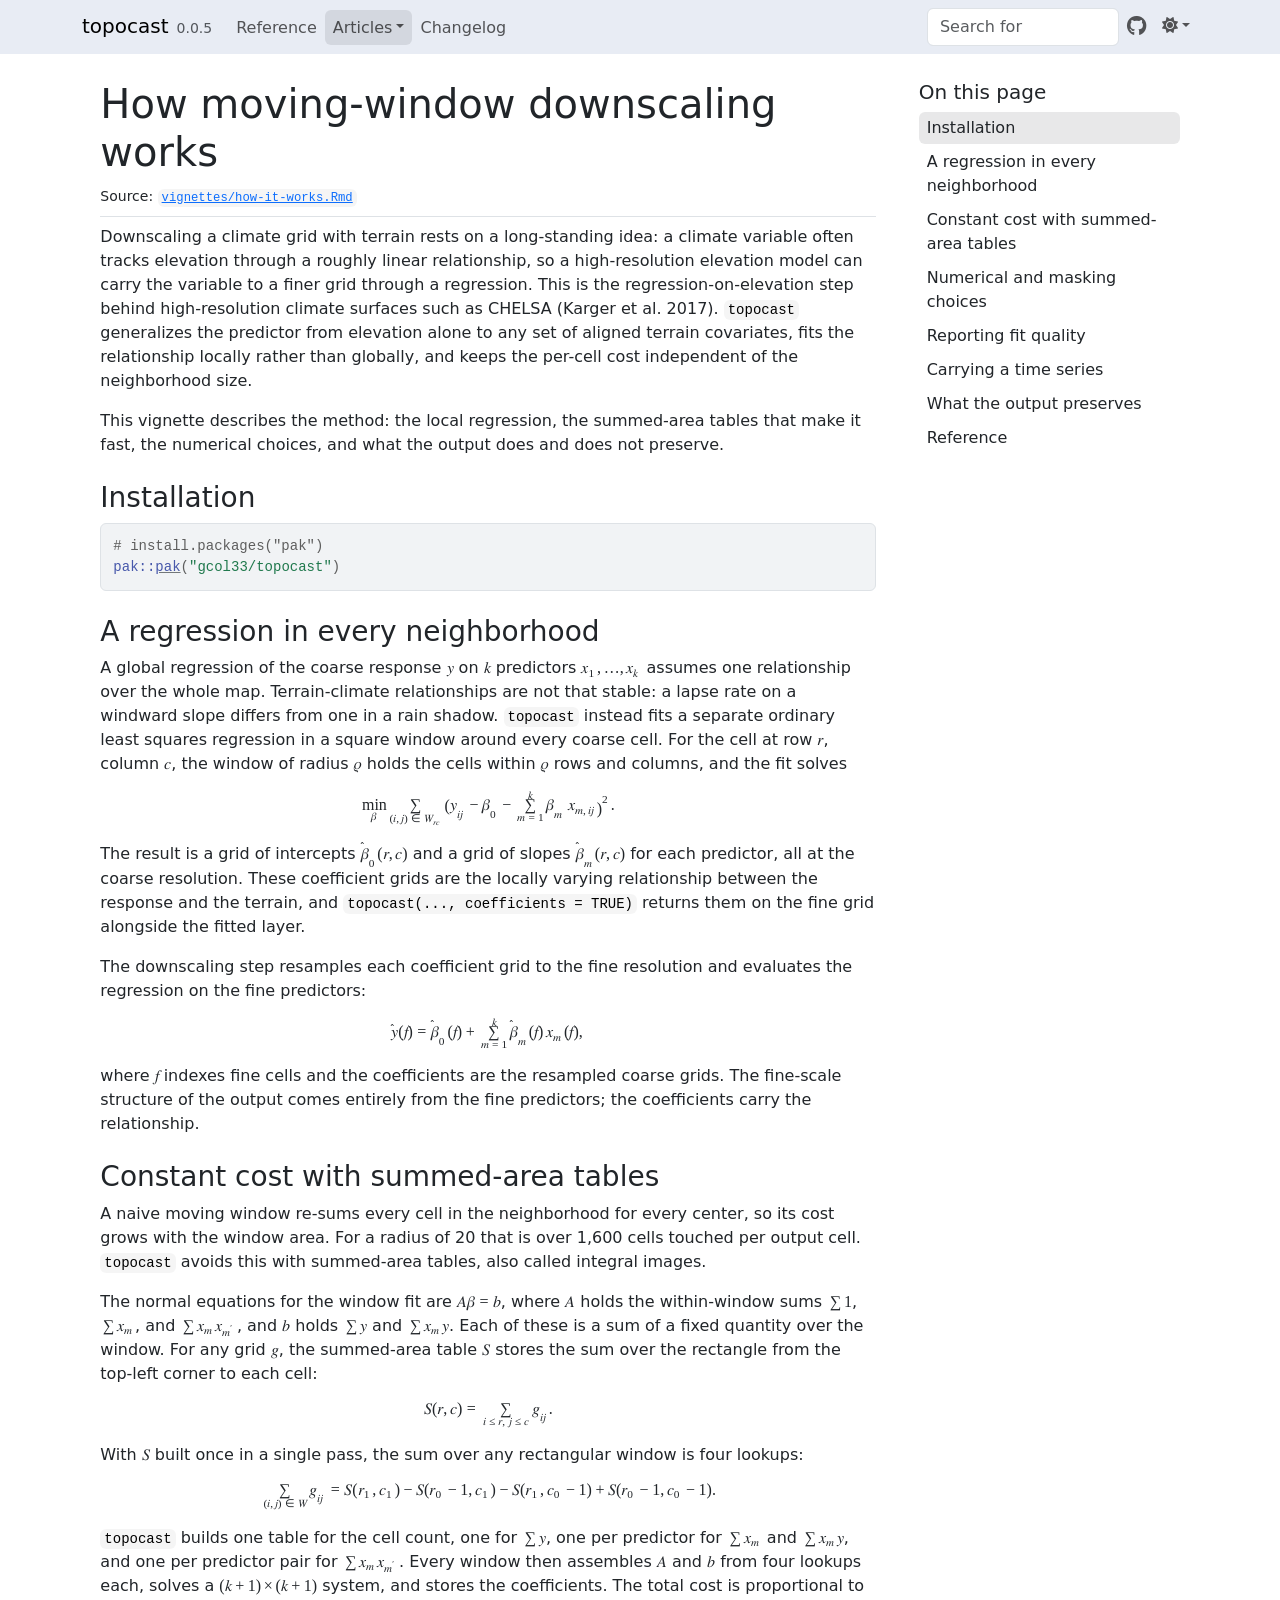
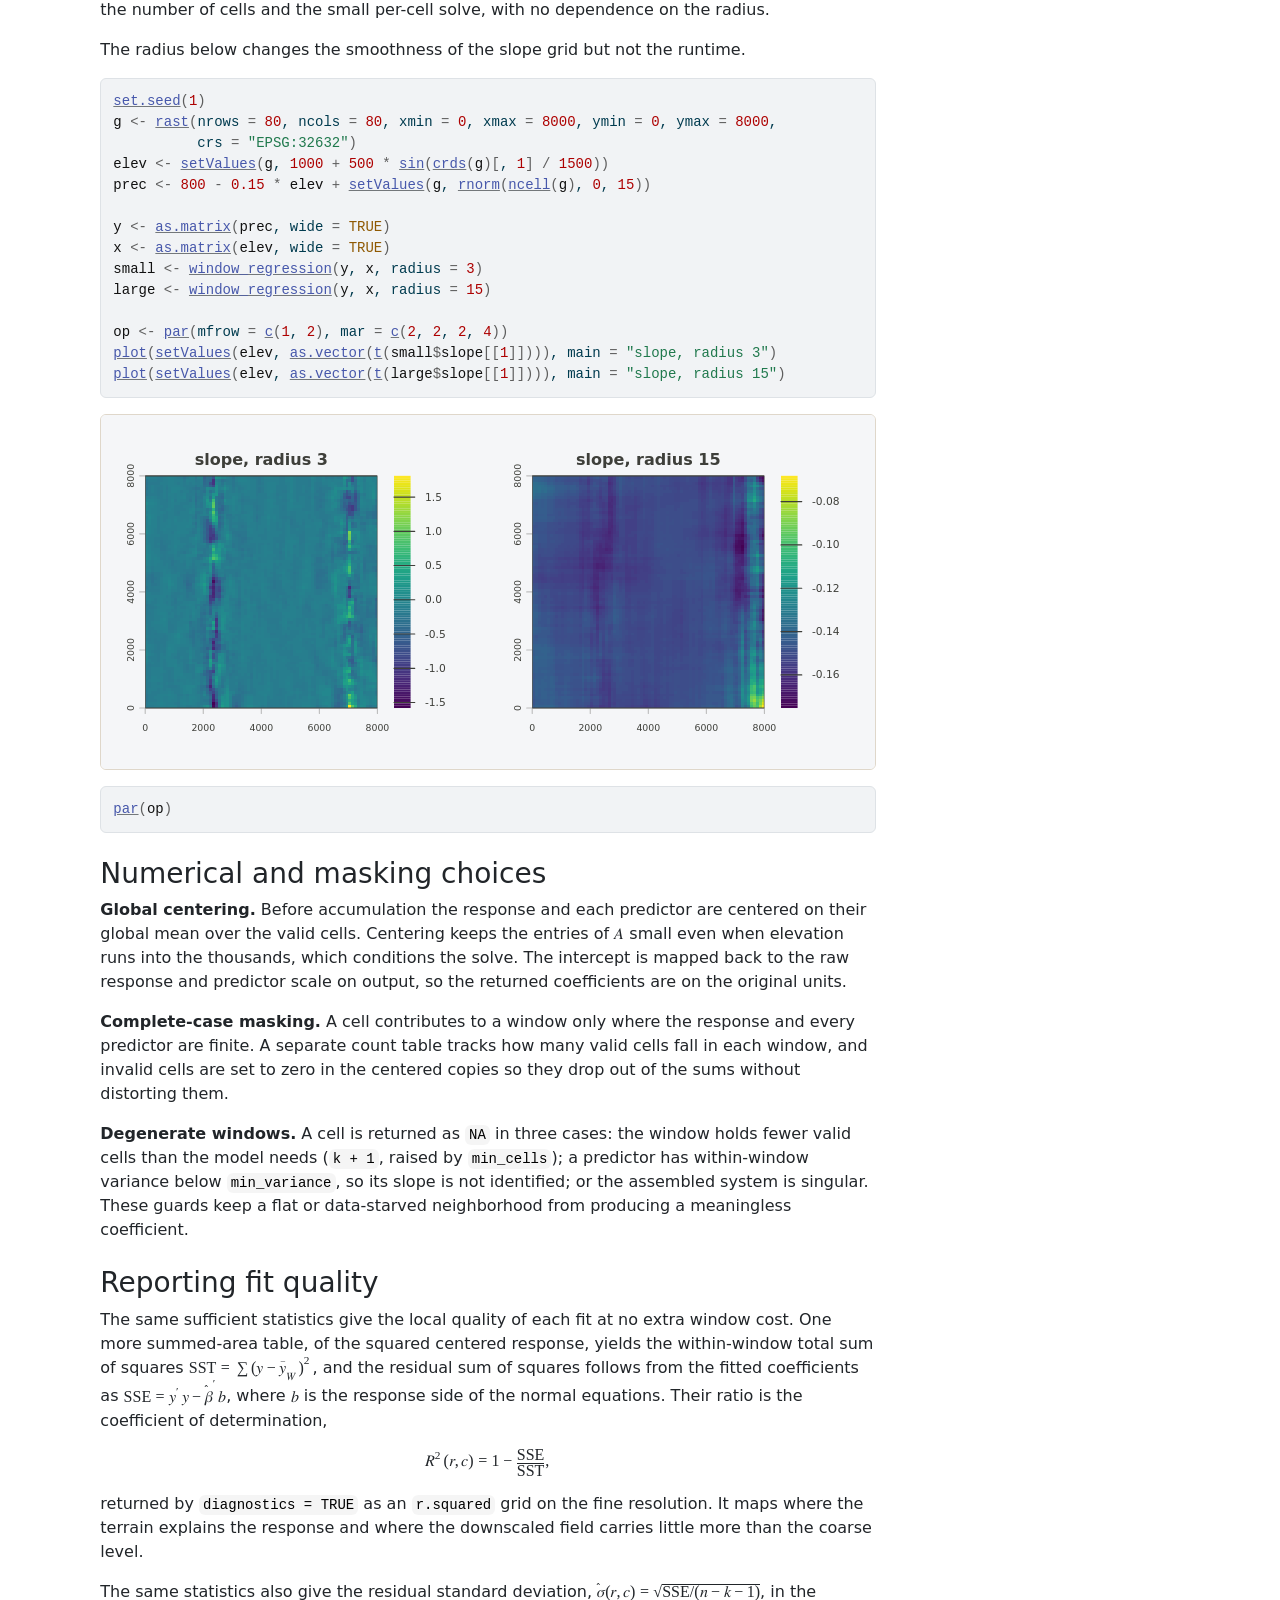
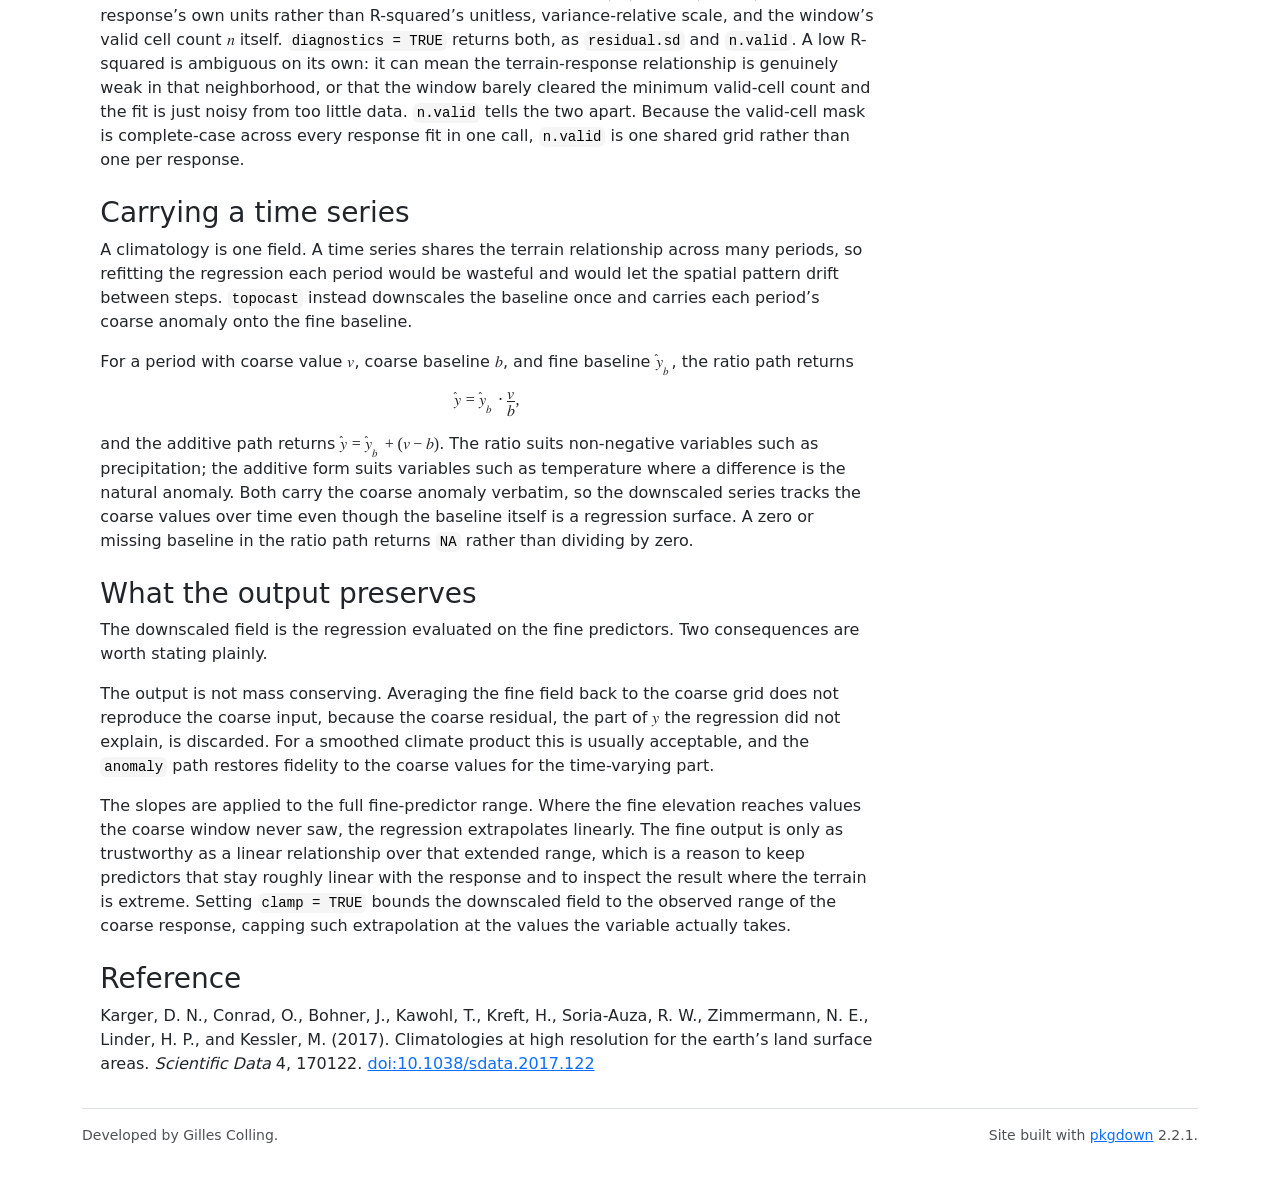
<file: docs/articles/how-it-works.html>
<!DOCTYPE html>
<!-- Generated by pkgdown: do not edit by hand --><html lang="en-US">
<head>
<meta http-equiv="Content-Type" content="text/html; charset=UTF-8">
<meta charset="utf-8">
<meta http-equiv="X-UA-Compatible" content="IE=edge">
<meta name="viewport" content="width=device-width, initial-scale=1, shrink-to-fit=no">
<title>How moving-window downscaling works • topocast</title>
<script src="../lightswitch.js"></script><script src="../deps/jquery-3.6.0/jquery-3.6.0.min.js"></script><meta name="viewport" content="width=device-width, initial-scale=1, shrink-to-fit=no">
<link href="../deps/bootstrap-5.3.8/bootstrap.min.css" rel="stylesheet">
<script src="../deps/bootstrap-5.3.8/bootstrap.bundle.min.js"></script><link href="../deps/font-awesome-6.5.2/css/all.min.css" rel="stylesheet">
<link href="../deps/font-awesome-6.5.2/css/v4-shims.min.css" rel="stylesheet">
<script src="../deps/headroom-0.11.0/headroom.min.js"></script><script src="../deps/headroom-0.11.0/jQuery.headroom.min.js"></script><script src="../deps/bootstrap-toc-1.0.1/bootstrap-toc.min.js"></script><script src="../deps/clipboard.js-2.0.11/clipboard.min.js"></script><script src="../deps/search-1.0.0/autocomplete.jquery.min.js"></script><script src="../deps/search-1.0.0/fuse.min.js"></script><script src="../deps/search-1.0.0/mark.min.js"></script><!-- pkgdown --><script src="../pkgdown.js"></script><link href="../extra.css" rel="stylesheet">
<meta property="og:title" content="How moving-window downscaling works">
<script>
(function () {
  var D = String.fromCharCode(36);
  window.MathJax = {
    tex: {
      inlineMath: [[D, D], ["\\(", "\\)"]],
      displayMath: [[D + D, D + D], ["\\[", "\\]"]]
    },
    chtml: { linebreaks: { automatic: true, width: "90% container" } },
    svg: { linebreaks: { automatic: true, width: "90% container" } },
    options: { renderActions: { addMenu: [] } }
  };
})();
</script>
</head>
<body>
    <a href="#main" class="visually-hidden-focusable">Skip to contents</a>


    <nav class="navbar navbar-expand-lg fixed-top " aria-label="Site navigation"><div class="container">

    <a class="navbar-brand me-2" href="../index.html">topocast</a>

    <small class="nav-text text-muted me-auto" data-bs-toggle="tooltip" data-bs-placement="bottom" title="">0.0.5</small>


    <button class="navbar-toggler" type="button" data-bs-toggle="collapse" data-bs-target="#navbar" aria-controls="navbar" aria-expanded="false" aria-label="Toggle navigation">
      <span class="navbar-toggler-icon"></span>
    </button>

    <div id="navbar" class="collapse navbar-collapse ms-3">
      <ul class="navbar-nav me-auto">
<li class="nav-item"><a class="nav-link" href="../reference/index.html">Reference</a></li>
<li class="active nav-item dropdown">
  <button class="nav-link dropdown-toggle" type="button" id="dropdown-articles" data-bs-toggle="dropdown" aria-expanded="false" aria-haspopup="true">Articles</button>
  <ul class="dropdown-menu" aria-labelledby="dropdown-articles">
<li><a class="dropdown-item" href="../articles/getting-started.html">Getting started with topocast</a></li>
    <li><a class="dropdown-item" href="../articles/how-it-works.html">How moving-window downscaling works</a></li>
  </ul>
</li>
<li class="nav-item"><a class="nav-link" href="../news/index.html">Changelog</a></li>
      </ul>
<ul class="navbar-nav">
<li class="nav-item"><form class="form-inline" role="search">
 <input class="form-control" type="search" name="search-input" id="search-input" autocomplete="off" aria-label="Search site" placeholder="Search for" data-search-index="../search.json">
</form></li>
<li class="nav-item"><a class="external-link nav-link" href="https://github.com/gcol33/topocast/" aria-label="GitHub"><span class="fa fab fa-github fa-lg"></span></a></li>
<li class="nav-item dropdown">
  <button class="nav-link dropdown-toggle" type="button" id="dropdown-lightswitch" data-bs-toggle="dropdown" aria-expanded="false" aria-haspopup="true" aria-label="Light switch"><span class="fa fa-sun"></span></button>
  <ul class="dropdown-menu dropdown-menu-end" aria-labelledby="dropdown-lightswitch">
<li><button class="dropdown-item" data-bs-theme-value="light"><span class="fa fa-sun"></span> Light</button></li>
    <li><button class="dropdown-item" data-bs-theme-value="dark"><span class="fa fa-moon"></span> Dark</button></li>
    <li><button class="dropdown-item" data-bs-theme-value="auto"><span class="fa fa-adjust"></span> Auto</button></li>
  </ul>
</li>
      </ul>
</div>


  </div>
</nav><div class="container template-article">




<div class="row">
  <main id="main" class="col-md-9"><div class="page-header">

      <h1>How moving-window downscaling works</h1>
            
      
      <small class="dont-index">Source: <a href="https://github.com/gcol33/topocast/blob/HEAD/vignettes/how-it-works.Rmd" class="external-link"><code>vignettes/how-it-works.Rmd</code></a></small>
      <div class="d-none name"><code>how-it-works.Rmd</code></div>
    </div>

    
    
<p>Downscaling a climate grid with terrain rests on a long-standing
idea: a climate variable often tracks elevation through a roughly linear
relationship, so a high-resolution elevation model can carry the
variable to a finer grid through a regression. This is the
regression-on-elevation step behind high-resolution climate surfaces
such as CHELSA (Karger et al. 2017). <code>topocast</code> generalizes
the predictor from elevation alone to any set of aligned terrain
covariates, fits the relationship locally rather than globally, and
keeps the per-cell cost independent of the neighborhood size.</p>
<p>This vignette describes the method: the local regression, the
summed-area tables that make it fast, the numerical choices, and what
the output does and does not preserve.</p>
<div class="section level2">
<h2 id="installation">Installation<a class="anchor" aria-label="anchor" href="#installation"></a>
</h2>
<div class="sourceCode" id="cb1"><pre class="downlit sourceCode r">
<code class="sourceCode R"><span><span class="co"># install.packages("pak")</span></span>
<span><span class="fu">pak</span><span class="fu">::</span><span class="fu"><a href="https://pak.r-lib.org/reference/pak.html" class="external-link">pak</a></span><span class="op">(</span><span class="st">"gcol33/topocast"</span><span class="op">)</span></span></code></pre></div>
</div>
<div class="section level2">
<h2 id="a-regression-in-every-neighborhood">A regression in every neighborhood<a class="anchor" aria-label="anchor" href="#a-regression-in-every-neighborhood"></a>
</h2>
<p>A global regression of the coarse response
<math display="inline" xmlns="http://www.w3.org/1998/Math/MathML"><semantics><mi>y</mi><annotation encoding="application/x-tex">y</annotation></semantics></math>
on
<math display="inline" xmlns="http://www.w3.org/1998/Math/MathML"><semantics><mi>k</mi><annotation encoding="application/x-tex">k</annotation></semantics></math>
predictors
<math display="inline" xmlns="http://www.w3.org/1998/Math/MathML"><semantics><mrow><msub><mi>x</mi><mn>1</mn></msub><mo>,</mo><mi>…</mi><mo>,</mo><msub><mi>x</mi><mi>k</mi></msub></mrow><annotation encoding="application/x-tex">x_1, \dots,
x_k</annotation></semantics></math> assumes one relationship over the
whole map. Terrain-climate relationships are not that stable: a lapse
rate on a windward slope differs from one in a rain shadow.
<code>topocast</code> instead fits a separate ordinary least squares
regression in a square window around every coarse cell. For the cell at
row
<math display="inline" xmlns="http://www.w3.org/1998/Math/MathML"><semantics><mi>r</mi><annotation encoding="application/x-tex">r</annotation></semantics></math>,
column
<math display="inline" xmlns="http://www.w3.org/1998/Math/MathML"><semantics><mi>c</mi><annotation encoding="application/x-tex">c</annotation></semantics></math>,
the window of radius
<math display="inline" xmlns="http://www.w3.org/1998/Math/MathML"><semantics><mi>ρ</mi><annotation encoding="application/x-tex">\rho</annotation></semantics></math>
holds the cells within
<math display="inline" xmlns="http://www.w3.org/1998/Math/MathML"><semantics><mi>ρ</mi><annotation encoding="application/x-tex">\rho</annotation></semantics></math>
rows and columns, and the fit solves</p>
<p><math display="block" xmlns="http://www.w3.org/1998/Math/MathML"><semantics><mrow><munder><mi mathvariant="normal">min</mi><mi>β</mi></munder><munder><mo>∑</mo><mrow><mo stretchy="false" form="prefix">(</mo><mi>i</mi><mo>,</mo><mi>j</mi><mo stretchy="false" form="postfix">)</mo><mo>∈</mo><msub><mi>W</mi><mrow><mi>r</mi><mi>c</mi></mrow></msub></mrow></munder><mo minsize="180%" maxsize="180%" stretchy="true" form="prefix">(</mo><msub><mi>y</mi><mrow><mi>i</mi><mi>j</mi></mrow></msub><mo>−</mo><msub><mi>β</mi><mn>0</mn></msub><mo>−</mo><munderover><mo>∑</mo><mrow><mi>m</mi><mo>=</mo><mn>1</mn></mrow><mi>k</mi></munderover><msub><mi>β</mi><mi>m</mi></msub><mspace width="0.167em"></mspace><msub><mi>x</mi><mrow><mi>m</mi><mo>,</mo><mi>i</mi><mi>j</mi></mrow></msub><msup><mo minsize="180%" maxsize="180%" stretchy="true" form="postfix">)</mo><mn>2</mn></msup><mi>.</mi></mrow><annotation encoding="application/x-tex">
\min_{\beta} \sum_{(i,j) \in W_{rc}} \Big( y_{ij} - \beta_0 - \sum_{m=1}^{k} \beta_m \, x_{m,ij} \Big)^2 .
</annotation></semantics></math></p>
<p>The result is a grid of intercepts
<math display="inline" xmlns="http://www.w3.org/1998/Math/MathML"><semantics><mrow><msub><mover><mi>β</mi><mo accent="true">̂</mo></mover><mn>0</mn></msub><mo stretchy="false" form="prefix">(</mo><mi>r</mi><mo>,</mo><mi>c</mi><mo stretchy="false" form="postfix">)</mo></mrow><annotation encoding="application/x-tex">\hat\beta_0(r,c)</annotation></semantics></math>
and a grid of slopes
<math display="inline" xmlns="http://www.w3.org/1998/Math/MathML"><semantics><mrow><msub><mover><mi>β</mi><mo accent="true">̂</mo></mover><mi>m</mi></msub><mo stretchy="false" form="prefix">(</mo><mi>r</mi><mo>,</mo><mi>c</mi><mo stretchy="false" form="postfix">)</mo></mrow><annotation encoding="application/x-tex">\hat\beta_m(r,c)</annotation></semantics></math>
for each predictor, all at the coarse resolution. These coefficient
grids are the locally varying relationship between the response and the
terrain, and <code>topocast(..., coefficients = TRUE)</code> returns
them on the fine grid alongside the fitted layer.</p>
<p>The downscaling step resamples each coefficient grid to the fine
resolution and evaluates the regression on the fine predictors:</p>
<p><math display="block" xmlns="http://www.w3.org/1998/Math/MathML"><semantics><mrow><mover><mi>y</mi><mo accent="true">̂</mo></mover><mo stretchy="false" form="prefix">(</mo><mi>f</mi><mo stretchy="false" form="postfix">)</mo><mo>=</mo><msub><mover><mi>β</mi><mo accent="true">̂</mo></mover><mn>0</mn></msub><mo stretchy="false" form="prefix">(</mo><mi>f</mi><mo stretchy="false" form="postfix">)</mo><mo>+</mo><munderover><mo>∑</mo><mrow><mi>m</mi><mo>=</mo><mn>1</mn></mrow><mi>k</mi></munderover><msub><mover><mi>β</mi><mo accent="true">̂</mo></mover><mi>m</mi></msub><mo stretchy="false" form="prefix">(</mo><mi>f</mi><mo stretchy="false" form="postfix">)</mo><mspace width="0.167em"></mspace><msub><mi>x</mi><mi>m</mi></msub><mo stretchy="false" form="prefix">(</mo><mi>f</mi><mo stretchy="false" form="postfix">)</mo><mo>,</mo></mrow><annotation encoding="application/x-tex">
\hat y(f) = \hat\beta_0(f) + \sum_{m=1}^{k} \hat\beta_m(f)\, x_m(f),
</annotation></semantics></math></p>
<p>where
<math display="inline" xmlns="http://www.w3.org/1998/Math/MathML"><semantics><mi>f</mi><annotation encoding="application/x-tex">f</annotation></semantics></math>
indexes fine cells and the coefficients are the resampled coarse grids.
The fine-scale structure of the output comes entirely from the fine
predictors; the coefficients carry the relationship.</p>
</div>
<div class="section level2">
<h2 id="constant-cost-with-summed-area-tables">Constant cost with summed-area tables<a class="anchor" aria-label="anchor" href="#constant-cost-with-summed-area-tables"></a>
</h2>
<p>A naive moving window re-sums every cell in the neighborhood for
every center, so its cost grows with the window area. For a radius of 20
that is over 1,600 cells touched per output cell. <code>topocast</code>
avoids this with summed-area tables, also called integral images.</p>
<p>The normal equations for the window fit are
<math display="inline" xmlns="http://www.w3.org/1998/Math/MathML"><semantics><mrow><mi>A</mi><mi>β</mi><mo>=</mo><mi>b</mi></mrow><annotation encoding="application/x-tex">A \beta = b</annotation></semantics></math>,
where
<math display="inline" xmlns="http://www.w3.org/1998/Math/MathML"><semantics><mi>A</mi><annotation encoding="application/x-tex">A</annotation></semantics></math>
holds the within-window sums
<math display="inline" xmlns="http://www.w3.org/1998/Math/MathML"><semantics><mrow><mo>∑</mo><mn>1</mn></mrow><annotation encoding="application/x-tex">\sum 1</annotation></semantics></math>,
<math display="inline" xmlns="http://www.w3.org/1998/Math/MathML"><semantics><mrow><mo>∑</mo><msub><mi>x</mi><mi>m</mi></msub></mrow><annotation encoding="application/x-tex">\sum x_m</annotation></semantics></math>,
and
<math display="inline" xmlns="http://www.w3.org/1998/Math/MathML"><semantics><mrow><mo>∑</mo><msub><mi>x</mi><mi>m</mi></msub><msub><mi>x</mi><msup><mi>m</mi><mo>′</mo></msup></msub></mrow><annotation encoding="application/x-tex">\sum x_m x_{m'}</annotation></semantics></math>,
and
<math display="inline" xmlns="http://www.w3.org/1998/Math/MathML"><semantics><mi>b</mi><annotation encoding="application/x-tex">b</annotation></semantics></math>
holds
<math display="inline" xmlns="http://www.w3.org/1998/Math/MathML"><semantics><mrow><mo>∑</mo><mi>y</mi></mrow><annotation encoding="application/x-tex">\sum y</annotation></semantics></math>
and
<math display="inline" xmlns="http://www.w3.org/1998/Math/MathML"><semantics><mrow><mo>∑</mo><msub><mi>x</mi><mi>m</mi></msub><mi>y</mi></mrow><annotation encoding="application/x-tex">\sum x_m y</annotation></semantics></math>.
Each of these is a sum of a fixed quantity over the window. For any grid
<math display="inline" xmlns="http://www.w3.org/1998/Math/MathML"><semantics><mi>g</mi><annotation encoding="application/x-tex">g</annotation></semantics></math>,
the summed-area table
<math display="inline" xmlns="http://www.w3.org/1998/Math/MathML"><semantics><mi>S</mi><annotation encoding="application/x-tex">S</annotation></semantics></math>
stores the sum over the rectangle from the top-left corner to each
cell:</p>
<p><math display="block" xmlns="http://www.w3.org/1998/Math/MathML"><semantics><mrow><mi>S</mi><mo stretchy="false" form="prefix">(</mo><mi>r</mi><mo>,</mo><mi>c</mi><mo stretchy="false" form="postfix">)</mo><mo>=</mo><munder><mo>∑</mo><mrow><mi>i</mi><mo>≤</mo><mi>r</mi><mo>,</mo><mspace width="0.167em"></mspace><mi>j</mi><mo>≤</mo><mi>c</mi></mrow></munder><msub><mi>g</mi><mrow><mi>i</mi><mi>j</mi></mrow></msub><mi>.</mi></mrow><annotation encoding="application/x-tex">
S(r,c) = \sum_{i \le r,\, j \le c} g_{ij}.
</annotation></semantics></math></p>
<p>With
<math display="inline" xmlns="http://www.w3.org/1998/Math/MathML"><semantics><mi>S</mi><annotation encoding="application/x-tex">S</annotation></semantics></math>
built once in a single pass, the sum over any rectangular window is four
lookups:</p>
<p><math display="block" xmlns="http://www.w3.org/1998/Math/MathML"><semantics><mrow><munder><mo>∑</mo><mrow><mo stretchy="false" form="prefix">(</mo><mi>i</mi><mo>,</mo><mi>j</mi><mo stretchy="false" form="postfix">)</mo><mo>∈</mo><mi>W</mi></mrow></munder><msub><mi>g</mi><mrow><mi>i</mi><mi>j</mi></mrow></msub><mo>=</mo><mi>S</mi><mo stretchy="false" form="prefix">(</mo><msub><mi>r</mi><mn>1</mn></msub><mo>,</mo><msub><mi>c</mi><mn>1</mn></msub><mo stretchy="false" form="postfix">)</mo><mo>−</mo><mi>S</mi><mo stretchy="false" form="prefix">(</mo><msub><mi>r</mi><mn>0</mn></msub><mo>−</mo><mn>1</mn><mo>,</mo><msub><mi>c</mi><mn>1</mn></msub><mo stretchy="false" form="postfix">)</mo><mo>−</mo><mi>S</mi><mo stretchy="false" form="prefix">(</mo><msub><mi>r</mi><mn>1</mn></msub><mo>,</mo><msub><mi>c</mi><mn>0</mn></msub><mo>−</mo><mn>1</mn><mo stretchy="false" form="postfix">)</mo><mo>+</mo><mi>S</mi><mo stretchy="false" form="prefix">(</mo><msub><mi>r</mi><mn>0</mn></msub><mo>−</mo><mn>1</mn><mo>,</mo><msub><mi>c</mi><mn>0</mn></msub><mo>−</mo><mn>1</mn><mo stretchy="false" form="postfix">)</mo><mi>.</mi></mrow><annotation encoding="application/x-tex">
\sum_{(i,j)\in W} g_{ij} = S(r_1,c_1) - S(r_0-1,c_1) - S(r_1,c_0-1) + S(r_0-1,c_0-1).
</annotation></semantics></math></p>
<p><code>topocast</code> builds one table for the cell count, one for
<math display="inline" xmlns="http://www.w3.org/1998/Math/MathML"><semantics><mrow><mo>∑</mo><mi>y</mi></mrow><annotation encoding="application/x-tex">\sum y</annotation></semantics></math>,
one per predictor for
<math display="inline" xmlns="http://www.w3.org/1998/Math/MathML"><semantics><mrow><mo>∑</mo><msub><mi>x</mi><mi>m</mi></msub></mrow><annotation encoding="application/x-tex">\sum x_m</annotation></semantics></math>
and
<math display="inline" xmlns="http://www.w3.org/1998/Math/MathML"><semantics><mrow><mo>∑</mo><msub><mi>x</mi><mi>m</mi></msub><mi>y</mi></mrow><annotation encoding="application/x-tex">\sum x_m y</annotation></semantics></math>,
and one per predictor pair for
<math display="inline" xmlns="http://www.w3.org/1998/Math/MathML"><semantics><mrow><mo>∑</mo><msub><mi>x</mi><mi>m</mi></msub><msub><mi>x</mi><msup><mi>m</mi><mo>′</mo></msup></msub></mrow><annotation encoding="application/x-tex">\sum
x_m x_{m'}</annotation></semantics></math>. Every window then
assembles
<math display="inline" xmlns="http://www.w3.org/1998/Math/MathML"><semantics><mi>A</mi><annotation encoding="application/x-tex">A</annotation></semantics></math>
and
<math display="inline" xmlns="http://www.w3.org/1998/Math/MathML"><semantics><mi>b</mi><annotation encoding="application/x-tex">b</annotation></semantics></math>
from four lookups each, solves a
<math display="inline" xmlns="http://www.w3.org/1998/Math/MathML"><semantics><mrow><mo stretchy="false" form="prefix">(</mo><mi>k</mi><mo>+</mo><mn>1</mn><mo stretchy="false" form="postfix">)</mo><mo>×</mo><mo stretchy="false" form="prefix">(</mo><mi>k</mi><mo>+</mo><mn>1</mn><mo stretchy="false" form="postfix">)</mo></mrow><annotation encoding="application/x-tex">(k{+}1) \times (k{+}1)</annotation></semantics></math>
system, and stores the coefficients. The total cost is proportional to
the number of cells and the small per-cell solve, with no dependence on
the radius.</p>
<p>The radius below changes the smoothness of the slope grid but not the
runtime.</p>
<div class="sourceCode" id="cb2"><pre class="downlit sourceCode r">
<code class="sourceCode R"><span><span class="fu"><a href="https://rdrr.io/r/base/Random.html" class="external-link">set.seed</a></span><span class="op">(</span><span class="fl">1</span><span class="op">)</span></span>
<span><span class="va">g</span> <span class="op">&lt;-</span> <span class="fu"><a href="https://rspatial.github.io/terra/reference/rast.html" class="external-link">rast</a></span><span class="op">(</span>nrows <span class="op">=</span> <span class="fl">80</span>, ncols <span class="op">=</span> <span class="fl">80</span>, xmin <span class="op">=</span> <span class="fl">0</span>, xmax <span class="op">=</span> <span class="fl">8000</span>, ymin <span class="op">=</span> <span class="fl">0</span>, ymax <span class="op">=</span> <span class="fl">8000</span>,</span>
<span>          crs <span class="op">=</span> <span class="st">"EPSG:32632"</span><span class="op">)</span></span>
<span><span class="va">elev</span> <span class="op">&lt;-</span> <span class="fu"><a href="https://rspatial.github.io/terra/reference/setValues.html" class="external-link">setValues</a></span><span class="op">(</span><span class="va">g</span>, <span class="fl">1000</span> <span class="op">+</span> <span class="fl">500</span> <span class="op">*</span> <span class="fu"><a href="https://rdrr.io/r/base/Trig.html" class="external-link">sin</a></span><span class="op">(</span><span class="fu"><a href="https://rspatial.github.io/terra/reference/crds.html" class="external-link">crds</a></span><span class="op">(</span><span class="va">g</span><span class="op">)</span><span class="op">[</span>, <span class="fl">1</span><span class="op">]</span> <span class="op">/</span> <span class="fl">1500</span><span class="op">)</span><span class="op">)</span></span>
<span><span class="va">prec</span> <span class="op">&lt;-</span> <span class="fl">800</span> <span class="op">-</span> <span class="fl">0.15</span> <span class="op">*</span> <span class="va">elev</span> <span class="op">+</span> <span class="fu"><a href="https://rspatial.github.io/terra/reference/setValues.html" class="external-link">setValues</a></span><span class="op">(</span><span class="va">g</span>, <span class="fu"><a href="https://rdrr.io/r/stats/Normal.html" class="external-link">rnorm</a></span><span class="op">(</span><span class="fu"><a href="https://rspatial.github.io/terra/reference/dimensions.html" class="external-link">ncell</a></span><span class="op">(</span><span class="va">g</span><span class="op">)</span>, <span class="fl">0</span>, <span class="fl">15</span><span class="op">)</span><span class="op">)</span></span>
<span></span>
<span><span class="va">y</span> <span class="op">&lt;-</span> <span class="fu"><a href="https://rspatial.github.io/terra/reference/coerce.html" class="external-link">as.matrix</a></span><span class="op">(</span><span class="va">prec</span>, wide <span class="op">=</span> <span class="cn">TRUE</span><span class="op">)</span></span>
<span><span class="va">x</span> <span class="op">&lt;-</span> <span class="fu"><a href="https://rspatial.github.io/terra/reference/coerce.html" class="external-link">as.matrix</a></span><span class="op">(</span><span class="va">elev</span>, wide <span class="op">=</span> <span class="cn">TRUE</span><span class="op">)</span></span>
<span><span class="va">small</span> <span class="op">&lt;-</span> <span class="fu"><a href="../reference/window_regression.html">window_regression</a></span><span class="op">(</span><span class="va">y</span>, <span class="va">x</span>, radius <span class="op">=</span> <span class="fl">3</span><span class="op">)</span></span>
<span><span class="va">large</span> <span class="op">&lt;-</span> <span class="fu"><a href="../reference/window_regression.html">window_regression</a></span><span class="op">(</span><span class="va">y</span>, <span class="va">x</span>, radius <span class="op">=</span> <span class="fl">15</span><span class="op">)</span></span>
<span></span>
<span><span class="va">op</span> <span class="op">&lt;-</span> <span class="fu"><a href="https://rdrr.io/r/graphics/par.html" class="external-link">par</a></span><span class="op">(</span>mfrow <span class="op">=</span> <span class="fu"><a href="https://rdrr.io/r/base/c.html" class="external-link">c</a></span><span class="op">(</span><span class="fl">1</span>, <span class="fl">2</span><span class="op">)</span>, mar <span class="op">=</span> <span class="fu"><a href="https://rdrr.io/r/base/c.html" class="external-link">c</a></span><span class="op">(</span><span class="fl">2</span>, <span class="fl">2</span>, <span class="fl">2</span>, <span class="fl">4</span><span class="op">)</span><span class="op">)</span></span>
<span><span class="fu"><a href="https://rspatial.github.io/terra/reference/plot.html" class="external-link">plot</a></span><span class="op">(</span><span class="fu"><a href="https://rspatial.github.io/terra/reference/setValues.html" class="external-link">setValues</a></span><span class="op">(</span><span class="va">elev</span>, <span class="fu"><a href="https://rdrr.io/r/base/vector.html" class="external-link">as.vector</a></span><span class="op">(</span><span class="fu"><a href="https://rspatial.github.io/terra/reference/transpose.html" class="external-link">t</a></span><span class="op">(</span><span class="va">small</span><span class="op">$</span><span class="va">slope</span><span class="op">[[</span><span class="fl">1</span><span class="op">]</span><span class="op">]</span><span class="op">)</span><span class="op">)</span><span class="op">)</span>, main <span class="op">=</span> <span class="st">"slope, radius 3"</span><span class="op">)</span></span>
<span><span class="fu"><a href="https://rspatial.github.io/terra/reference/plot.html" class="external-link">plot</a></span><span class="op">(</span><span class="fu"><a href="https://rspatial.github.io/terra/reference/setValues.html" class="external-link">setValues</a></span><span class="op">(</span><span class="va">elev</span>, <span class="fu"><a href="https://rdrr.io/r/base/vector.html" class="external-link">as.vector</a></span><span class="op">(</span><span class="fu"><a href="https://rspatial.github.io/terra/reference/transpose.html" class="external-link">t</a></span><span class="op">(</span><span class="va">large</span><span class="op">$</span><span class="va">slope</span><span class="op">[[</span><span class="fl">1</span><span class="op">]</span><span class="op">]</span><span class="op">)</span><span class="op">)</span><span class="op">)</span>, main <span class="op">=</span> <span class="st">"slope, radius 15"</span><span class="op">)</span></span></code></pre></div>
<p><div class="svg-container"><button type="button" class="btn btn-primary btn-copy-svg" title="Copy SVG to clipboard" aria-label="Copy SVG to clipboard" data-bs-toggle="tooltip" data-bs-placement="left"><i class="fa fa-copy"></i></button>
<svg xmlns='http://www.w3.org/2000/svg' xmlns:xlink='http://www.w3.org/1999/xlink' width='504.00pt' height='230.40pt' viewBox='0 0 504.00 230.40' class="r-plt inline-svg" style="width:100%;height:auto;" aria-hidden="true">
<g class='svglite'>
<defs>
  <style type='text/css'><![CDATA[
    /* theme-aware-processed */
    .svglite line, .svglite polyline, .svglite polygon, .svglite path, .svglite circle {
      fill: none;
      stroke: #3E3F3A;
      stroke-linecap: round;
      stroke-linejoin: round;
      stroke-miterlimit: 10.00;
    }
    .svglite > g > rect {
      fill: none;
      stroke: #3E3F3A;
      stroke-linecap: round;
      stroke-linejoin: round;
      stroke-miterlimit: 10.00;
    }
    .svglite text {
      white-space: pre;
      fill: #3E3F3A;
    }
    .svglite g.glyphgroup path {
      fill: inherit;
      stroke: none;
    }
  ]]></style>
</defs>
<rect width='100%' height='100%' style='stroke: none; fill: #F5F6F8;'/>
<defs>
  <clipPath id='cpMC4wMHw1MDQuMDB8MC4wMHwyMzAuNDA='>
    <rect x='0.00' y='0.00' width='504.00' height='230.40' />
  </clipPath>
</defs>
<g clip-path='url(#cpMC4wMHw1MDQuMDB8MC4wMHwyMzAuNDA=)'>
</g>
<defs>
  <clipPath id='cpMC4wMHwyNTIuMDB8MC4wMHwyMzAuNDA='>
    <rect x='0.00' y='0.00' width='252.00' height='230.40' />
  </clipPath>
</defs>
<g clip-path='url(#cpMC4wMHwyNTIuMDB8MC4wMHwyMzAuNDA=)'>
</g>
<defs>
  <clipPath id='cpMjguODB8MTgwLjAwfDM5LjYwfDE5MC44MA=='>
    <rect x='28.80' y='39.60' width='151.20' height='151.20' />
  </clipPath>
</defs>
<g clip-path='url(#cpMjguODB8MTgwLjAwfDM5LjYwfDE5MC44MA==)'>
</g>
<g clip-path='url(#cpMC4wMHw1MDQuMDB8MC4wMHwyMzAuNDA=)'>
<text x='28.80' y='205.92' text-anchor='middle' style='font-size: 0.84em; font-family: "Roboto", -apple-system, BlinkMacSystemFont, "Segoe UI", system-ui, sans-serif;'>0</text>
<text x='66.60' y='205.92' text-anchor='middle' style='font-size: 0.84em; font-family: "Roboto", -apple-system, BlinkMacSystemFont, "Segoe UI", system-ui, sans-serif;'>2000</text>
<text x='104.40' y='205.92' text-anchor='middle' style='font-size: 0.84em; font-family: "Roboto", -apple-system, BlinkMacSystemFont, "Segoe UI", system-ui, sans-serif;'>4000</text>
<text x='142.20' y='205.92' text-anchor='middle' style='font-size: 0.84em; font-family: "Roboto", -apple-system, BlinkMacSystemFont, "Segoe UI", system-ui, sans-serif;'>6000</text>
<text x='180.00' y='205.92' text-anchor='middle' style='font-size: 0.84em; font-family: "Roboto", -apple-system, BlinkMacSystemFont, "Segoe UI", system-ui, sans-serif;'>8000</text>
<line x1='28.80' y1='190.80' x2='28.80' y2='194.40' style='stroke-width: 0.75; stroke: #BEBEBE;' />
<line x1='66.60' y1='190.80' x2='66.60' y2='194.40' style='stroke-width: 0.75; stroke: #BEBEBE;' />
<line x1='104.40' y1='190.80' x2='104.40' y2='194.40' style='stroke-width: 0.75; stroke: #BEBEBE;' />
<line x1='142.20' y1='190.80' x2='142.20' y2='194.40' style='stroke-width: 0.75; stroke: #BEBEBE;' />
<line x1='180.00' y1='190.80' x2='180.00' y2='194.40' style='stroke-width: 0.75; stroke: #BEBEBE;' />
</g>
<defs>
  <clipPath id='cpMjguODB8MTgwLjAwfDI4LjgwfDIwMS42MA=='>
    <rect x='28.80' y='28.80' width='151.20' height='172.80' />
  </clipPath>
</defs>
<g clip-path='url(#cpMjguODB8MTgwLjAwfDI4LjgwfDIwMS42MA==)'>
<polyline points='180.00,190.80 28.80,190.80 ' style='stroke-width: 0.75; stroke: #BEBEBE;' />
</g>
<g clip-path='url(#cpMC4wMHw1MDQuMDB8MC4wMHwyMzAuNDA=)'>
<text transform='translate(21.60,190.80) rotate(-90)' text-anchor='middle' style='font-size: 0.84em; font-family: "Roboto", -apple-system, BlinkMacSystemFont, "Segoe UI", system-ui, sans-serif;'>0</text>
<text transform='translate(21.60,153.00) rotate(-90)' text-anchor='middle' style='font-size: 0.84em; font-family: "Roboto", -apple-system, BlinkMacSystemFont, "Segoe UI", system-ui, sans-serif;'>2000</text>
<text transform='translate(21.60,115.20) rotate(-90)' text-anchor='middle' style='font-size: 0.84em; font-family: "Roboto", -apple-system, BlinkMacSystemFont, "Segoe UI", system-ui, sans-serif;'>4000</text>
<text transform='translate(21.60,77.40) rotate(-90)' text-anchor='middle' style='font-size: 0.84em; font-family: "Roboto", -apple-system, BlinkMacSystemFont, "Segoe UI", system-ui, sans-serif;'>6000</text>
<text transform='translate(21.60,39.60) rotate(-90)' text-anchor='middle' style='font-size: 0.84em; font-family: "Roboto", -apple-system, BlinkMacSystemFont, "Segoe UI", system-ui, sans-serif;'>8000</text>
<line x1='28.80' y1='190.80' x2='25.20' y2='190.80' style='stroke-width: 0.75; stroke: #BEBEBE;' />
<line x1='28.80' y1='153.00' x2='25.20' y2='153.00' style='stroke-width: 0.75; stroke: #BEBEBE;' />
<line x1='28.80' y1='115.20' x2='25.20' y2='115.20' style='stroke-width: 0.75; stroke: #BEBEBE;' />
<line x1='28.80' y1='77.40' x2='25.20' y2='77.40' style='stroke-width: 0.75; stroke: #BEBEBE;' />
<line x1='28.80' y1='39.60' x2='25.20' y2='39.60' style='stroke-width: 0.75; stroke: #BEBEBE;' />
</g>
<g clip-path='url(#cpMjguODB8MTgwLjAwfDI4LjgwfDIwMS42MA==)'>
<polyline points='28.80,190.80 28.80,39.60 ' style='stroke-width: 0.75; stroke: #BEBEBE;' />
</g>
<g clip-path='url(#cpMjguODB8MTgwLjAwfDM5LjYwfDE5MC44MA==)'>
<image width='151.20' height='151.20' x='28.80' y='39.60' preserveAspectRatio='none' image-rendering='pixelated' xlink:href='[data-uri]'/>
</g>
<g clip-path='url(#cpMC4wMHw1MDQuMDB8MC4wMHwyMzAuNDA=)'>
<rect x='190.80' y='189.29' width='10.80' height='1.51' style='stroke-width: 0.75; stroke: none; fill: #440154;' />
<rect x='190.80' y='187.78' width='10.80' height='1.51' style='stroke-width: 0.75; stroke: none; fill: #450458;' />
<rect x='190.80' y='186.26' width='10.80' height='1.51' style='stroke-width: 0.75; stroke: none; fill: #46085C;' />
<rect x='190.80' y='184.75' width='10.80' height='1.51' style='stroke-width: 0.75; stroke: none; fill: #460C5F;' />
<rect x='190.80' y='183.24' width='10.80' height='1.51' style='stroke-width: 0.75; stroke: none; fill: #471063;' />
<rect x='190.80' y='181.73' width='10.80' height='1.51' style='stroke-width: 0.75; stroke: none; fill: #471366;' />
<rect x='190.80' y='180.22' width='10.80' height='1.51' style='stroke-width: 0.75; stroke: none; fill: #481769;' />
<rect x='190.80' y='178.70' width='10.80' height='1.51' style='stroke-width: 0.75; stroke: none; fill: #481B6D;' />
<rect x='190.80' y='177.19' width='10.80' height='1.51' style='stroke-width: 0.75; stroke: none; fill: #481E6F;' />
<rect x='190.80' y='175.68' width='10.80' height='1.51' style='stroke-width: 0.75; stroke: none; fill: #482173;' />
<rect x='190.80' y='174.17' width='10.80' height='1.51' style='stroke-width: 0.75; stroke: none; fill: #482475;' />
<rect x='190.80' y='172.66' width='10.80' height='1.51' style='stroke-width: 0.75; stroke: none; fill: #482878;' />
<rect x='190.80' y='171.14' width='10.80' height='1.51' style='stroke-width: 0.75; stroke: none; fill: #472B7A;' />
<rect x='190.80' y='169.63' width='10.80' height='1.51' style='stroke-width: 0.75; stroke: none; fill: #472E7C;' />
<rect x='190.80' y='168.12' width='10.80' height='1.51' style='stroke-width: 0.75; stroke: none; fill: #46327E;' />
<rect x='190.80' y='166.61' width='10.80' height='1.51' style='stroke-width: 0.75; stroke: none; fill: #453480;' />
<rect x='190.80' y='165.10' width='10.80' height='1.51' style='stroke-width: 0.75; stroke: none; fill: #443882;' />
<rect x='190.80' y='163.58' width='10.80' height='1.51' style='stroke-width: 0.75; stroke: none; fill: #443A83;' />
<rect x='190.80' y='162.07' width='10.80' height='1.51' style='stroke-width: 0.75; stroke: none; fill: #423E85;' />
<rect x='190.80' y='160.56' width='10.80' height='1.51' style='stroke-width: 0.75; stroke: none; fill: #424086;' />
<rect x='190.80' y='159.05' width='10.80' height='1.51' style='stroke-width: 0.75; stroke: none; fill: #404487;' />
<rect x='190.80' y='157.54' width='10.80' height='1.51' style='stroke-width: 0.75; stroke: none; fill: #3F4788;' />
<rect x='190.80' y='156.02' width='10.80' height='1.51' style='stroke-width: 0.75; stroke: none; fill: #3E4989;' />
<rect x='190.80' y='154.51' width='10.80' height='1.51' style='stroke-width: 0.75; stroke: none; fill: #3D4D8A;' />
<rect x='190.80' y='153.00' width='10.80' height='1.51' style='stroke-width: 0.75; stroke: none; fill: #3C4F8A;' />
<rect x='190.80' y='151.49' width='10.80' height='1.51' style='stroke-width: 0.75; stroke: none; fill: #3A528B;' />
<rect x='190.80' y='149.98' width='10.80' height='1.51' style='stroke-width: 0.75; stroke: none; fill: #39548C;' />
<rect x='190.80' y='148.46' width='10.80' height='1.51' style='stroke-width: 0.75; stroke: none; fill: #38588C;' />
<rect x='190.80' y='146.95' width='10.80' height='1.51' style='stroke-width: 0.75; stroke: none; fill: #365B8D;' />
<rect x='190.80' y='145.44' width='10.80' height='1.51' style='stroke-width: 0.75; stroke: none; fill: #355D8D;' />
<rect x='190.80' y='143.93' width='10.80' height='1.51' style='stroke-width: 0.75; stroke: none; fill: #34608D;' />
<rect x='190.80' y='142.42' width='10.80' height='1.51' style='stroke-width: 0.75; stroke: none; fill: #33628D;' />
<rect x='190.80' y='140.90' width='10.80' height='1.51' style='stroke-width: 0.75; stroke: none; fill: #31658E;' />
<rect x='190.80' y='139.39' width='10.80' height='1.51' style='stroke-width: 0.75; stroke: none; fill: #30688E;' />
<rect x='190.80' y='137.88' width='10.80' height='1.51' style='stroke-width: 0.75; stroke: none; fill: #2F6A8E;' />
<rect x='190.80' y='136.37' width='10.80' height='1.51' style='stroke-width: 0.75; stroke: none; fill: #2E6D8E;' />
<rect x='190.80' y='134.86' width='10.80' height='1.51' style='stroke-width: 0.75; stroke: none; fill: #2D6F8E;' />
<rect x='190.80' y='133.34' width='10.80' height='1.51' style='stroke-width: 0.75; stroke: none; fill: #2C718E;' />
<rect x='190.80' y='131.83' width='10.80' height='1.51' style='stroke-width: 0.75; stroke: none; fill: #2B738E;' />
<rect x='190.80' y='130.32' width='10.80' height='1.51' style='stroke-width: 0.75; stroke: none; fill: #2A768E;' />
<rect x='190.80' y='128.81' width='10.80' height='1.51' style='stroke-width: 0.75; stroke: none; fill: #29798E;' />
<rect x='190.80' y='127.30' width='10.80' height='1.51' style='stroke-width: 0.75; stroke: none; fill: #287B8E;' />
<rect x='190.80' y='125.78' width='10.80' height='1.51' style='stroke-width: 0.75; stroke: none; fill: #277E8E;' />
<rect x='190.80' y='124.27' width='10.80' height='1.51' style='stroke-width: 0.75; stroke: none; fill: #26808E;' />
<rect x='190.80' y='122.76' width='10.80' height='1.51' style='stroke-width: 0.75; stroke: none; fill: #25828E;' />
<rect x='190.80' y='121.25' width='10.80' height='1.51' style='stroke-width: 0.75; stroke: none; fill: #25848E;' />
<rect x='190.80' y='119.74' width='10.80' height='1.51' style='stroke-width: 0.75; stroke: none; fill: #23878E;' />
<rect x='190.80' y='118.22' width='10.80' height='1.51' style='stroke-width: 0.75; stroke: none; fill: #228A8D;' />
<rect x='190.80' y='116.71' width='10.80' height='1.51' style='stroke-width: 0.75; stroke: none; fill: #228C8D;' />
<rect x='190.80' y='115.20' width='10.80' height='1.51' style='stroke-width: 0.75; stroke: none; fill: #218F8D;' />
<rect x='190.80' y='113.69' width='10.80' height='1.51' style='stroke-width: 0.75; stroke: none; fill: #20918C;' />
<rect x='190.80' y='112.18' width='10.80' height='1.51' style='stroke-width: 0.75; stroke: none; fill: #1F938C;' />
<rect x='190.80' y='110.66' width='10.80' height='1.51' style='stroke-width: 0.75; stroke: none; fill: #1F958B;' />
<rect x='190.80' y='109.15' width='10.80' height='1.51' style='stroke-width: 0.75; stroke: none; fill: #1F988A;' />
<rect x='190.80' y='107.64' width='10.80' height='1.51' style='stroke-width: 0.75; stroke: none; fill: #1E9B89;' />
<rect x='190.80' y='106.13' width='10.80' height='1.51' style='stroke-width: 0.75; stroke: none; fill: #1E9D89;' />
<rect x='190.80' y='104.62' width='10.80' height='1.51' style='stroke-width: 0.75; stroke: none; fill: #1FA088;' />
<rect x='190.80' y='103.10' width='10.80' height='1.51' style='stroke-width: 0.75; stroke: none; fill: #1FA187;' />
<rect x='190.80' y='101.59' width='10.80' height='1.51' style='stroke-width: 0.75; stroke: none; fill: #20A485;' />
<rect x='190.80' y='100.08' width='10.80' height='1.51' style='stroke-width: 0.75; stroke: none; fill: #21A685;' />
<rect x='190.80' y='98.57' width='10.80' height='1.51' style='stroke-width: 0.75; stroke: none; fill: #23A983;' />
<rect x='190.80' y='97.06' width='10.80' height='1.51' style='stroke-width: 0.75; stroke: none; fill: #25AC81;' />
<rect x='190.80' y='95.54' width='10.80' height='1.51' style='stroke-width: 0.75; stroke: none; fill: #27AD80;' />
<rect x='190.80' y='94.03' width='10.80' height='1.51' style='stroke-width: 0.75; stroke: none; fill: #2AB07E;' />
<rect x='190.80' y='92.52' width='10.80' height='1.51' style='stroke-width: 0.75; stroke: none; fill: #2DB27C;' />
<rect x='190.80' y='91.01' width='10.80' height='1.51' style='stroke-width: 0.75; stroke: none; fill: #31B57A;' />
<rect x='190.80' y='89.50' width='10.80' height='1.51' style='stroke-width: 0.75; stroke: none; fill: #35B778;' />
<rect x='190.80' y='87.98' width='10.80' height='1.51' style='stroke-width: 0.75; stroke: none; fill: #39B976;' />
<rect x='190.80' y='86.47' width='10.80' height='1.51' style='stroke-width: 0.75; stroke: none; fill: #3DBC73;' />
<rect x='190.80' y='84.96' width='10.80' height='1.51' style='stroke-width: 0.75; stroke: none; fill: #41BD71;' />
<rect x='190.80' y='83.45' width='10.80' height='1.51' style='stroke-width: 0.75; stroke: none; fill: #46C06E;' />
<rect x='190.80' y='81.94' width='10.80' height='1.51' style='stroke-width: 0.75; stroke: none; fill: #4BC16C;' />
<rect x='190.80' y='80.42' width='10.80' height='1.51' style='stroke-width: 0.75; stroke: none; fill: #50C469;' />
<rect x='190.80' y='78.91' width='10.80' height='1.51' style='stroke-width: 0.75; stroke: none; fill: #56C666;' />
<rect x='190.80' y='77.40' width='10.80' height='1.51' style='stroke-width: 0.75; stroke: none; fill: #5BC863;' />
<rect x='190.80' y='75.89' width='10.80' height='1.51' style='stroke-width: 0.75; stroke: none; fill: #60CA5F;' />
<rect x='190.80' y='74.38' width='10.80' height='1.51' style='stroke-width: 0.75; stroke: none; fill: #66CB5C;' />
<rect x='190.80' y='72.86' width='10.80' height='1.51' style='stroke-width: 0.75; stroke: none; fill: #6CCD59;' />
<rect x='190.80' y='71.35' width='10.80' height='1.51' style='stroke-width: 0.75; stroke: none; fill: #72CF56;' />
<rect x='190.80' y='69.84' width='10.80' height='1.51' style='stroke-width: 0.75; stroke: none; fill: #78D152;' />
<rect x='190.80' y='68.33' width='10.80' height='1.51' style='stroke-width: 0.75; stroke: none; fill: #7FD34D;' />
<rect x='190.80' y='66.82' width='10.80' height='1.51' style='stroke-width: 0.75; stroke: none; fill: #85D449;' />
<rect x='190.80' y='65.30' width='10.80' height='1.51' style='stroke-width: 0.75; stroke: none; fill: #8BD645;' />
<rect x='190.80' y='63.79' width='10.80' height='1.51' style='stroke-width: 0.75; stroke: none; fill: #92D741;' />
<rect x='190.80' y='62.28' width='10.80' height='1.51' style='stroke-width: 0.75; stroke: none; fill: #99D83D;' />
<rect x='190.80' y='60.77' width='10.80' height='1.51' style='stroke-width: 0.75; stroke: none; fill: #9FD939;' />
<rect x='190.80' y='59.26' width='10.80' height='1.51' style='stroke-width: 0.75; stroke: none; fill: #A6DB34;' />
<rect x='190.80' y='57.74' width='10.80' height='1.51' style='stroke-width: 0.75; stroke: none; fill: #ADDC2F;' />
<rect x='190.80' y='56.23' width='10.80' height='1.51' style='stroke-width: 0.75; stroke: none; fill: #B4DD2B;' />
<rect x='190.80' y='54.72' width='10.80' height='1.51' style='stroke-width: 0.75; stroke: none; fill: #BADE27;' />
<rect x='190.80' y='53.21' width='10.80' height='1.51' style='stroke-width: 0.75; stroke: none; fill: #C1DF23;' />
<rect x='190.80' y='51.70' width='10.80' height='1.51' style='stroke-width: 0.75; stroke: none; fill: #C8E01F;' />
<rect x='190.80' y='50.18' width='10.80' height='1.51' style='stroke-width: 0.75; stroke: none; fill: #CFE11C;' />
<rect x='190.80' y='48.67' width='10.80' height='1.51' style='stroke-width: 0.75; stroke: none; fill: #D6E219;' />
<rect x='190.80' y='47.16' width='10.80' height='1.51' style='stroke-width: 0.75; stroke: none; fill: #DDE318;' />
<rect x='190.80' y='45.65' width='10.80' height='1.51' style='stroke-width: 0.75; stroke: none; fill: #E4E418;' />
<rect x='190.80' y='44.14' width='10.80' height='1.51' style='stroke-width: 0.75; stroke: none; fill: #EAE51A;' />
<rect x='190.80' y='42.62' width='10.80' height='1.51' style='stroke-width: 0.75; stroke: none; fill: #F0E51C;' />
<rect x='190.80' y='41.11' width='10.80' height='1.51' style='stroke-width: 0.75; stroke: none; fill: #F6E620;' />
<rect x='190.80' y='39.60' width='10.80' height='1.51' style='stroke-width: 0.75; stroke: none; fill: #FDE725;' />
<line x1='190.80' y1='187.24' x2='204.30' y2='187.24' style='stroke-width: 0.75;' />
<line x1='190.80' y1='164.94' x2='204.30' y2='164.94' style='stroke-width: 0.75;' />
<line x1='190.80' y1='142.63' x2='204.30' y2='142.63' style='stroke-width: 0.75;' />
<line x1='190.80' y1='120.33' x2='204.30' y2='120.33' style='stroke-width: 0.75;' />
<line x1='190.80' y1='98.03' x2='204.30' y2='98.03' style='stroke-width: 0.75;' />
<line x1='190.80' y1='75.73' x2='204.30' y2='75.73' style='stroke-width: 0.75;' />
<line x1='190.80' y1='53.43' x2='204.30' y2='53.43' style='stroke-width: 0.75;' />
<text x='210.96' y='189.53' style='font-size: 0.96em; font-family: "Roboto", -apple-system, BlinkMacSystemFont, "Segoe UI", system-ui, sans-serif;'>-1.5</text>
<text x='210.96' y='167.22' style='font-size: 0.96em; font-family: "Roboto", -apple-system, BlinkMacSystemFont, "Segoe UI", system-ui, sans-serif;'>-1.0</text>
<text x='210.96' y='144.92' style='font-size: 0.96em; font-family: "Roboto", -apple-system, BlinkMacSystemFont, "Segoe UI", system-ui, sans-serif;'>-0.5</text>
<text x='210.96' y='122.62' style='font-size: 0.96em; font-family: "Roboto", -apple-system, BlinkMacSystemFont, "Segoe UI", system-ui, sans-serif;'>0.0</text>
<text x='210.96' y='100.32' style='font-size: 0.96em; font-family: "Roboto", -apple-system, BlinkMacSystemFont, "Segoe UI", system-ui, sans-serif;'>0.5</text>
<text x='210.96' y='78.02' style='font-size: 0.96em; font-family: "Roboto", -apple-system, BlinkMacSystemFont, "Segoe UI", system-ui, sans-serif;'>1.0</text>
<text x='210.96' y='55.72' style='font-size: 0.96em; font-family: "Roboto", -apple-system, BlinkMacSystemFont, "Segoe UI", system-ui, sans-serif;'>1.5</text>
<rect x='190.80' y='39.60' width='10.80' height='151.20' style='stroke-width: 0.75;' />
</g>
<g clip-path='url(#cpMjguODB8MTgwLjAwfDI4LjgwfDIwMS42MA==)'>
<polyline points='28.80,190.80 28.80,39.60 180.00,39.60 180.00,190.80 28.80,190.80 ' style='stroke-width: 0.75;' />
</g>
<g clip-path='url(#cpMC4wMHwyNTIuMDB8MC4wMHwyMzAuNDA=)'>
<text x='104.40' y='32.40' text-anchor='middle' style='font-size: 1.44em; font-weight: bold; font-family: "Roboto", -apple-system, BlinkMacSystemFont, "Segoe UI", system-ui, sans-serif;'>slope, radius 3</text>
</g>
<g clip-path='url(#cpMjguODB8MTgwLjAwfDM5LjYwfDE5MC44MA==)'>
</g>
<defs>
  <clipPath id='cpMjgwLjgwfDQzMi4wMHwyOC44MHwyMDEuNjA='>
    <rect x='280.80' y='28.80' width='151.20' height='172.80' />
  </clipPath>
</defs>
<g clip-path='url(#cpMjgwLjgwfDQzMi4wMHwyOC44MHwyMDEuNjA=)'>
</g>
<defs>
  <clipPath id='cpMjUyLjAwfDUwNC4wMHwwLjAwfDIzMC40MA=='>
    <rect x='252.00' y='0.00' width='252.00' height='230.40' />
  </clipPath>
</defs>
<g clip-path='url(#cpMjUyLjAwfDUwNC4wMHwwLjAwfDIzMC40MA==)'>
</g>
<defs>
  <clipPath id='cpMjgwLjgwfDQzMi4wMHwzOS42MHwxOTAuODA='>
    <rect x='280.80' y='39.60' width='151.20' height='151.20' />
  </clipPath>
</defs>
<g clip-path='url(#cpMjgwLjgwfDQzMi4wMHwzOS42MHwxOTAuODA=)'>
</g>
<g clip-path='url(#cpMC4wMHw1MDQuMDB8MC4wMHwyMzAuNDA=)'>
<text x='280.80' y='205.92' text-anchor='middle' style='font-size: 0.84em; font-family: "Roboto", -apple-system, BlinkMacSystemFont, "Segoe UI", system-ui, sans-serif;'>0</text>
<text x='318.60' y='205.92' text-anchor='middle' style='font-size: 0.84em; font-family: "Roboto", -apple-system, BlinkMacSystemFont, "Segoe UI", system-ui, sans-serif;'>2000</text>
<text x='356.40' y='205.92' text-anchor='middle' style='font-size: 0.84em; font-family: "Roboto", -apple-system, BlinkMacSystemFont, "Segoe UI", system-ui, sans-serif;'>4000</text>
<text x='394.20' y='205.92' text-anchor='middle' style='font-size: 0.84em; font-family: "Roboto", -apple-system, BlinkMacSystemFont, "Segoe UI", system-ui, sans-serif;'>6000</text>
<text x='432.00' y='205.92' text-anchor='middle' style='font-size: 0.84em; font-family: "Roboto", -apple-system, BlinkMacSystemFont, "Segoe UI", system-ui, sans-serif;'>8000</text>
<line x1='280.80' y1='190.80' x2='280.80' y2='194.40' style='stroke-width: 0.75; stroke: #BEBEBE;' />
<line x1='318.60' y1='190.80' x2='318.60' y2='194.40' style='stroke-width: 0.75; stroke: #BEBEBE;' />
<line x1='356.40' y1='190.80' x2='356.40' y2='194.40' style='stroke-width: 0.75; stroke: #BEBEBE;' />
<line x1='394.20' y1='190.80' x2='394.20' y2='194.40' style='stroke-width: 0.75; stroke: #BEBEBE;' />
<line x1='432.00' y1='190.80' x2='432.00' y2='194.40' style='stroke-width: 0.75; stroke: #BEBEBE;' />
</g>
<g clip-path='url(#cpMjgwLjgwfDQzMi4wMHwyOC44MHwyMDEuNjA=)'>
<polyline points='432.00,190.80 280.80,190.80 ' style='stroke-width: 0.75; stroke: #BEBEBE;' />
</g>
<g clip-path='url(#cpMC4wMHw1MDQuMDB8MC4wMHwyMzAuNDA=)'>
<text transform='translate(273.60,190.80) rotate(-90)' text-anchor='middle' style='font-size: 0.84em; font-family: "Roboto", -apple-system, BlinkMacSystemFont, "Segoe UI", system-ui, sans-serif;'>0</text>
<text transform='translate(273.60,153.00) rotate(-90)' text-anchor='middle' style='font-size: 0.84em; font-family: "Roboto", -apple-system, BlinkMacSystemFont, "Segoe UI", system-ui, sans-serif;'>2000</text>
<text transform='translate(273.60,115.20) rotate(-90)' text-anchor='middle' style='font-size: 0.84em; font-family: "Roboto", -apple-system, BlinkMacSystemFont, "Segoe UI", system-ui, sans-serif;'>4000</text>
<text transform='translate(273.60,77.40) rotate(-90)' text-anchor='middle' style='font-size: 0.84em; font-family: "Roboto", -apple-system, BlinkMacSystemFont, "Segoe UI", system-ui, sans-serif;'>6000</text>
<text transform='translate(273.60,39.60) rotate(-90)' text-anchor='middle' style='font-size: 0.84em; font-family: "Roboto", -apple-system, BlinkMacSystemFont, "Segoe UI", system-ui, sans-serif;'>8000</text>
<line x1='280.80' y1='190.80' x2='277.20' y2='190.80' style='stroke-width: 0.75; stroke: #BEBEBE;' />
<line x1='280.80' y1='153.00' x2='277.20' y2='153.00' style='stroke-width: 0.75; stroke: #BEBEBE;' />
<line x1='280.80' y1='115.20' x2='277.20' y2='115.20' style='stroke-width: 0.75; stroke: #BEBEBE;' />
<line x1='280.80' y1='77.40' x2='277.20' y2='77.40' style='stroke-width: 0.75; stroke: #BEBEBE;' />
<line x1='280.80' y1='39.60' x2='277.20' y2='39.60' style='stroke-width: 0.75; stroke: #BEBEBE;' />
</g>
<g clip-path='url(#cpMjgwLjgwfDQzMi4wMHwyOC44MHwyMDEuNjA=)'>
<polyline points='280.80,190.80 280.80,39.60 ' style='stroke-width: 0.75; stroke: #BEBEBE;' />
</g>
<g clip-path='url(#cpMjgwLjgwfDQzMi4wMHwzOS42MHwxOTAuODA=)'>
<image width='151.20' height='151.20' x='280.80' y='39.60' preserveAspectRatio='none' image-rendering='pixelated' xlink:href='[data-uri]'/>
</g>
<g clip-path='url(#cpMC4wMHw1MDQuMDB8MC4wMHwyMzAuNDA=)'>
<rect x='442.80' y='189.29' width='10.80' height='1.51' style='stroke-width: 0.75; stroke: none; fill: #440154;' />
<rect x='442.80' y='187.78' width='10.80' height='1.51' style='stroke-width: 0.75; stroke: none; fill: #450458;' />
<rect x='442.80' y='186.26' width='10.80' height='1.51' style='stroke-width: 0.75; stroke: none; fill: #46085C;' />
<rect x='442.80' y='184.75' width='10.80' height='1.51' style='stroke-width: 0.75; stroke: none; fill: #460C5F;' />
<rect x='442.80' y='183.24' width='10.80' height='1.51' style='stroke-width: 0.75; stroke: none; fill: #471063;' />
<rect x='442.80' y='181.73' width='10.80' height='1.51' style='stroke-width: 0.75; stroke: none; fill: #471366;' />
<rect x='442.80' y='180.22' width='10.80' height='1.51' style='stroke-width: 0.75; stroke: none; fill: #481769;' />
<rect x='442.80' y='178.70' width='10.80' height='1.51' style='stroke-width: 0.75; stroke: none; fill: #481B6D;' />
<rect x='442.80' y='177.19' width='10.80' height='1.51' style='stroke-width: 0.75; stroke: none; fill: #481E6F;' />
<rect x='442.80' y='175.68' width='10.80' height='1.51' style='stroke-width: 0.75; stroke: none; fill: #482173;' />
<rect x='442.80' y='174.17' width='10.80' height='1.51' style='stroke-width: 0.75; stroke: none; fill: #482475;' />
<rect x='442.80' y='172.66' width='10.80' height='1.51' style='stroke-width: 0.75; stroke: none; fill: #482878;' />
<rect x='442.80' y='171.14' width='10.80' height='1.51' style='stroke-width: 0.75; stroke: none; fill: #472B7A;' />
<rect x='442.80' y='169.63' width='10.80' height='1.51' style='stroke-width: 0.75; stroke: none; fill: #472E7C;' />
<rect x='442.80' y='168.12' width='10.80' height='1.51' style='stroke-width: 0.75; stroke: none; fill: #46327E;' />
<rect x='442.80' y='166.61' width='10.80' height='1.51' style='stroke-width: 0.75; stroke: none; fill: #453480;' />
<rect x='442.80' y='165.10' width='10.80' height='1.51' style='stroke-width: 0.75; stroke: none; fill: #443882;' />
<rect x='442.80' y='163.58' width='10.80' height='1.51' style='stroke-width: 0.75; stroke: none; fill: #443A83;' />
<rect x='442.80' y='162.07' width='10.80' height='1.51' style='stroke-width: 0.75; stroke: none; fill: #423E85;' />
<rect x='442.80' y='160.56' width='10.80' height='1.51' style='stroke-width: 0.75; stroke: none; fill: #424086;' />
<rect x='442.80' y='159.05' width='10.80' height='1.51' style='stroke-width: 0.75; stroke: none; fill: #404487;' />
<rect x='442.80' y='157.54' width='10.80' height='1.51' style='stroke-width: 0.75; stroke: none; fill: #3F4788;' />
<rect x='442.80' y='156.02' width='10.80' height='1.51' style='stroke-width: 0.75; stroke: none; fill: #3E4989;' />
<rect x='442.80' y='154.51' width='10.80' height='1.51' style='stroke-width: 0.75; stroke: none; fill: #3D4D8A;' />
<rect x='442.80' y='153.00' width='10.80' height='1.51' style='stroke-width: 0.75; stroke: none; fill: #3C4F8A;' />
<rect x='442.80' y='151.49' width='10.80' height='1.51' style='stroke-width: 0.75; stroke: none; fill: #3A528B;' />
<rect x='442.80' y='149.98' width='10.80' height='1.51' style='stroke-width: 0.75; stroke: none; fill: #39548C;' />
<rect x='442.80' y='148.46' width='10.80' height='1.51' style='stroke-width: 0.75; stroke: none; fill: #38588C;' />
<rect x='442.80' y='146.95' width='10.80' height='1.51' style='stroke-width: 0.75; stroke: none; fill: #365B8D;' />
<rect x='442.80' y='145.44' width='10.80' height='1.51' style='stroke-width: 0.75; stroke: none; fill: #355D8D;' />
<rect x='442.80' y='143.93' width='10.80' height='1.51' style='stroke-width: 0.75; stroke: none; fill: #34608D;' />
<rect x='442.80' y='142.42' width='10.80' height='1.51' style='stroke-width: 0.75; stroke: none; fill: #33628D;' />
<rect x='442.80' y='140.90' width='10.80' height='1.51' style='stroke-width: 0.75; stroke: none; fill: #31658E;' />
<rect x='442.80' y='139.39' width='10.80' height='1.51' style='stroke-width: 0.75; stroke: none; fill: #30688E;' />
<rect x='442.80' y='137.88' width='10.80' height='1.51' style='stroke-width: 0.75; stroke: none; fill: #2F6A8E;' />
<rect x='442.80' y='136.37' width='10.80' height='1.51' style='stroke-width: 0.75; stroke: none; fill: #2E6D8E;' />
<rect x='442.80' y='134.86' width='10.80' height='1.51' style='stroke-width: 0.75; stroke: none; fill: #2D6F8E;' />
<rect x='442.80' y='133.34' width='10.80' height='1.51' style='stroke-width: 0.75; stroke: none; fill: #2C718E;' />
<rect x='442.80' y='131.83' width='10.80' height='1.51' style='stroke-width: 0.75; stroke: none; fill: #2B738E;' />
<rect x='442.80' y='130.32' width='10.80' height='1.51' style='stroke-width: 0.75; stroke: none; fill: #2A768E;' />
<rect x='442.80' y='128.81' width='10.80' height='1.51' style='stroke-width: 0.75; stroke: none; fill: #29798E;' />
<rect x='442.80' y='127.30' width='10.80' height='1.51' style='stroke-width: 0.75; stroke: none; fill: #287B8E;' />
<rect x='442.80' y='125.78' width='10.80' height='1.51' style='stroke-width: 0.75; stroke: none; fill: #277E8E;' />
<rect x='442.80' y='124.27' width='10.80' height='1.51' style='stroke-width: 0.75; stroke: none; fill: #26808E;' />
<rect x='442.80' y='122.76' width='10.80' height='1.51' style='stroke-width: 0.75; stroke: none; fill: #25828E;' />
<rect x='442.80' y='121.25' width='10.80' height='1.51' style='stroke-width: 0.75; stroke: none; fill: #25848E;' />
<rect x='442.80' y='119.74' width='10.80' height='1.51' style='stroke-width: 0.75; stroke: none; fill: #23878E;' />
<rect x='442.80' y='118.22' width='10.80' height='1.51' style='stroke-width: 0.75; stroke: none; fill: #228A8D;' />
<rect x='442.80' y='116.71' width='10.80' height='1.51' style='stroke-width: 0.75; stroke: none; fill: #228C8D;' />
<rect x='442.80' y='115.20' width='10.80' height='1.51' style='stroke-width: 0.75; stroke: none; fill: #218F8D;' />
<rect x='442.80' y='113.69' width='10.80' height='1.51' style='stroke-width: 0.75; stroke: none; fill: #20918C;' />
<rect x='442.80' y='112.18' width='10.80' height='1.51' style='stroke-width: 0.75; stroke: none; fill: #1F938C;' />
<rect x='442.80' y='110.66' width='10.80' height='1.51' style='stroke-width: 0.75; stroke: none; fill: #1F958B;' />
<rect x='442.80' y='109.15' width='10.80' height='1.51' style='stroke-width: 0.75; stroke: none; fill: #1F988A;' />
<rect x='442.80' y='107.64' width='10.80' height='1.51' style='stroke-width: 0.75; stroke: none; fill: #1E9B89;' />
<rect x='442.80' y='106.13' width='10.80' height='1.51' style='stroke-width: 0.75; stroke: none; fill: #1E9D89;' />
<rect x='442.80' y='104.62' width='10.80' height='1.51' style='stroke-width: 0.75; stroke: none; fill: #1FA088;' />
<rect x='442.80' y='103.10' width='10.80' height='1.51' style='stroke-width: 0.75; stroke: none; fill: #1FA187;' />
<rect x='442.80' y='101.59' width='10.80' height='1.51' style='stroke-width: 0.75; stroke: none; fill: #20A485;' />
<rect x='442.80' y='100.08' width='10.80' height='1.51' style='stroke-width: 0.75; stroke: none; fill: #21A685;' />
<rect x='442.80' y='98.57' width='10.80' height='1.51' style='stroke-width: 0.75; stroke: none; fill: #23A983;' />
<rect x='442.80' y='97.06' width='10.80' height='1.51' style='stroke-width: 0.75; stroke: none; fill: #25AC81;' />
<rect x='442.80' y='95.54' width='10.80' height='1.51' style='stroke-width: 0.75; stroke: none; fill: #27AD80;' />
<rect x='442.80' y='94.03' width='10.80' height='1.51' style='stroke-width: 0.75; stroke: none; fill: #2AB07E;' />
<rect x='442.80' y='92.52' width='10.80' height='1.51' style='stroke-width: 0.75; stroke: none; fill: #2DB27C;' />
<rect x='442.80' y='91.01' width='10.80' height='1.51' style='stroke-width: 0.75; stroke: none; fill: #31B57A;' />
<rect x='442.80' y='89.50' width='10.80' height='1.51' style='stroke-width: 0.75; stroke: none; fill: #35B778;' />
<rect x='442.80' y='87.98' width='10.80' height='1.51' style='stroke-width: 0.75; stroke: none; fill: #39B976;' />
<rect x='442.80' y='86.47' width='10.80' height='1.51' style='stroke-width: 0.75; stroke: none; fill: #3DBC73;' />
<rect x='442.80' y='84.96' width='10.80' height='1.51' style='stroke-width: 0.75; stroke: none; fill: #41BD71;' />
<rect x='442.80' y='83.45' width='10.80' height='1.51' style='stroke-width: 0.75; stroke: none; fill: #46C06E;' />
<rect x='442.80' y='81.94' width='10.80' height='1.51' style='stroke-width: 0.75; stroke: none; fill: #4BC16C;' />
<rect x='442.80' y='80.42' width='10.80' height='1.51' style='stroke-width: 0.75; stroke: none; fill: #50C469;' />
<rect x='442.80' y='78.91' width='10.80' height='1.51' style='stroke-width: 0.75; stroke: none; fill: #56C666;' />
<rect x='442.80' y='77.40' width='10.80' height='1.51' style='stroke-width: 0.75; stroke: none; fill: #5BC863;' />
<rect x='442.80' y='75.89' width='10.80' height='1.51' style='stroke-width: 0.75; stroke: none; fill: #60CA5F;' />
<rect x='442.80' y='74.38' width='10.80' height='1.51' style='stroke-width: 0.75; stroke: none; fill: #66CB5C;' />
<rect x='442.80' y='72.86' width='10.80' height='1.51' style='stroke-width: 0.75; stroke: none; fill: #6CCD59;' />
<rect x='442.80' y='71.35' width='10.80' height='1.51' style='stroke-width: 0.75; stroke: none; fill: #72CF56;' />
<rect x='442.80' y='69.84' width='10.80' height='1.51' style='stroke-width: 0.75; stroke: none; fill: #78D152;' />
<rect x='442.80' y='68.33' width='10.80' height='1.51' style='stroke-width: 0.75; stroke: none; fill: #7FD34D;' />
<rect x='442.80' y='66.82' width='10.80' height='1.51' style='stroke-width: 0.75; stroke: none; fill: #85D449;' />
<rect x='442.80' y='65.30' width='10.80' height='1.51' style='stroke-width: 0.75; stroke: none; fill: #8BD645;' />
<rect x='442.80' y='63.79' width='10.80' height='1.51' style='stroke-width: 0.75; stroke: none; fill: #92D741;' />
<rect x='442.80' y='62.28' width='10.80' height='1.51' style='stroke-width: 0.75; stroke: none; fill: #99D83D;' />
<rect x='442.80' y='60.77' width='10.80' height='1.51' style='stroke-width: 0.75; stroke: none; fill: #9FD939;' />
<rect x='442.80' y='59.26' width='10.80' height='1.51' style='stroke-width: 0.75; stroke: none; fill: #A6DB34;' />
<rect x='442.80' y='57.74' width='10.80' height='1.51' style='stroke-width: 0.75; stroke: none; fill: #ADDC2F;' />
<rect x='442.80' y='56.23' width='10.80' height='1.51' style='stroke-width: 0.75; stroke: none; fill: #B4DD2B;' />
<rect x='442.80' y='54.72' width='10.80' height='1.51' style='stroke-width: 0.75; stroke: none; fill: #BADE27;' />
<rect x='442.80' y='53.21' width='10.80' height='1.51' style='stroke-width: 0.75; stroke: none; fill: #C1DF23;' />
<rect x='442.80' y='51.70' width='10.80' height='1.51' style='stroke-width: 0.75; stroke: none; fill: #C8E01F;' />
<rect x='442.80' y='50.18' width='10.80' height='1.51' style='stroke-width: 0.75; stroke: none; fill: #CFE11C;' />
<rect x='442.80' y='48.67' width='10.80' height='1.51' style='stroke-width: 0.75; stroke: none; fill: #D6E219;' />
<rect x='442.80' y='47.16' width='10.80' height='1.51' style='stroke-width: 0.75; stroke: none; fill: #DDE318;' />
<rect x='442.80' y='45.65' width='10.80' height='1.51' style='stroke-width: 0.75; stroke: none; fill: #E4E418;' />
<rect x='442.80' y='44.14' width='10.80' height='1.51' style='stroke-width: 0.75; stroke: none; fill: #EAE51A;' />
<rect x='442.80' y='42.62' width='10.80' height='1.51' style='stroke-width: 0.75; stroke: none; fill: #F0E51C;' />
<rect x='442.80' y='41.11' width='10.80' height='1.51' style='stroke-width: 0.75; stroke: none; fill: #F6E620;' />
<rect x='442.80' y='39.60' width='10.80' height='1.51' style='stroke-width: 0.75; stroke: none; fill: #FDE725;' />
<line x1='442.80' y1='169.23' x2='456.30' y2='169.23' style='stroke-width: 0.75;' />
<line x1='442.80' y1='141.02' x2='456.30' y2='141.02' style='stroke-width: 0.75;' />
<line x1='442.80' y1='112.81' x2='456.30' y2='112.81' style='stroke-width: 0.75;' />
<line x1='442.80' y1='84.59' x2='456.30' y2='84.59' style='stroke-width: 0.75;' />
<line x1='442.80' y1='56.38' x2='456.30' y2='56.38' style='stroke-width: 0.75;' />
<text x='462.96' y='171.52' style='font-size: 0.96em; font-family: "Roboto", -apple-system, BlinkMacSystemFont, "Segoe UI", system-ui, sans-serif;'>-0.16</text>
<text x='462.96' y='143.31' style='font-size: 0.96em; font-family: "Roboto", -apple-system, BlinkMacSystemFont, "Segoe UI", system-ui, sans-serif;'>-0.14</text>
<text x='462.96' y='115.09' style='font-size: 0.96em; font-family: "Roboto", -apple-system, BlinkMacSystemFont, "Segoe UI", system-ui, sans-serif;'>-0.12</text>
<text x='462.96' y='86.88' style='font-size: 0.96em; font-family: "Roboto", -apple-system, BlinkMacSystemFont, "Segoe UI", system-ui, sans-serif;'>-0.10</text>
<text x='462.96' y='58.67' style='font-size: 0.96em; font-family: "Roboto", -apple-system, BlinkMacSystemFont, "Segoe UI", system-ui, sans-serif;'>-0.08</text>
<rect x='442.80' y='39.60' width='10.80' height='151.20' style='stroke-width: 0.75;' />
</g>
<g clip-path='url(#cpMjgwLjgwfDQzMi4wMHwyOC44MHwyMDEuNjA=)'>
<polyline points='280.80,190.80 280.80,39.60 432.00,39.60 432.00,190.80 280.80,190.80 ' style='stroke-width: 0.75;' />
</g>
<g clip-path='url(#cpMjUyLjAwfDUwNC4wMHwwLjAwfDIzMC40MA==)'>
<text x='356.40' y='32.40' text-anchor='middle' style='font-size: 1.44em; font-weight: bold; font-family: "Roboto", -apple-system, BlinkMacSystemFont, "Segoe UI", system-ui, sans-serif;'>slope, radius 15</text>
</g>
<g clip-path='url(#cpMjgwLjgwfDQzMi4wMHwzOS42MHwxOTAuODA=)'>
</g>
</g>
</svg></div></p>
<div class="sourceCode" id="cb3"><pre class="downlit sourceCode r">
<code class="sourceCode R"><span><span class="fu"><a href="https://rdrr.io/r/graphics/par.html" class="external-link">par</a></span><span class="op">(</span><span class="va">op</span><span class="op">)</span></span></code></pre></div>
</div>
<div class="section level2">
<h2 id="numerical-and-masking-choices">Numerical and masking choices<a class="anchor" aria-label="anchor" href="#numerical-and-masking-choices"></a>
</h2>
<p><strong>Global centering.</strong> Before accumulation the response
and each predictor are centered on their global mean over the valid
cells. Centering keeps the entries of
<math display="inline" xmlns="http://www.w3.org/1998/Math/MathML"><semantics><mi>A</mi><annotation encoding="application/x-tex">A</annotation></semantics></math>
small even when elevation runs into the thousands, which conditions the
solve. The intercept is mapped back to the raw response and predictor
scale on output, so the returned coefficients are on the original
units.</p>
<p><strong>Complete-case masking.</strong> A cell contributes to a
window only where the response and every predictor are finite. A
separate count table tracks how many valid cells fall in each window,
and invalid cells are set to zero in the centered copies so they drop
out of the sums without distorting them.</p>
<p><strong>Degenerate windows.</strong> A cell is returned as
<code>NA</code> in three cases: the window holds fewer valid cells than
the model needs (<code>k + 1</code>, raised by <code>min_cells</code>);
a predictor has within-window variance below <code>min_variance</code>,
so its slope is not identified; or the assembled system is singular.
These guards keep a flat or data-starved neighborhood from producing a
meaningless coefficient.</p>
</div>
<div class="section level2">
<h2 id="reporting-fit-quality">Reporting fit quality<a class="anchor" aria-label="anchor" href="#reporting-fit-quality"></a>
</h2>
<p>The same sufficient statistics give the local quality of each fit at
no extra window cost. One more summed-area table, of the squared
centered response, yields the within-window total sum of squares
<math display="inline" xmlns="http://www.w3.org/1998/Math/MathML"><semantics><mrow><mrow><mi mathvariant="normal">S</mi><mi mathvariant="normal">S</mi><mi mathvariant="normal">T</mi></mrow><mo>=</mo><mo>∑</mo><mo stretchy="false" form="prefix">(</mo><mi>y</mi><mo>−</mo><msub><mover><mi>y</mi><mo accent="true">‾</mo></mover><mi>W</mi></msub><msup><mo stretchy="false" form="postfix">)</mo><mn>2</mn></msup></mrow><annotation encoding="application/x-tex">\mathrm{SST} = \sum (y - \bar y_W)^2</annotation></semantics></math>,
and the residual sum of squares follows from the fitted coefficients as
<math display="inline" xmlns="http://www.w3.org/1998/Math/MathML"><semantics><mrow><mrow><mi mathvariant="normal">S</mi><mi mathvariant="normal">S</mi><mi mathvariant="normal">E</mi></mrow><mo>=</mo><msup><mi>y</mi><mo>′</mo></msup><mi>y</mi><mo>−</mo><msup><mover><mi>β</mi><mo accent="true">̂</mo></mover><mo>′</mo></msup><mi>b</mi></mrow><annotation encoding="application/x-tex">\mathrm{SSE} = y'y - \hat\beta' b</annotation></semantics></math>,
where
<math display="inline" xmlns="http://www.w3.org/1998/Math/MathML"><semantics><mi>b</mi><annotation encoding="application/x-tex">b</annotation></semantics></math>
is the response side of the normal equations. Their ratio is the
coefficient of determination,</p>
<p><math display="block" xmlns="http://www.w3.org/1998/Math/MathML"><semantics><mrow><msup><mi>R</mi><mn>2</mn></msup><mo stretchy="false" form="prefix">(</mo><mi>r</mi><mo>,</mo><mi>c</mi><mo stretchy="false" form="postfix">)</mo><mo>=</mo><mn>1</mn><mo>−</mo><mfrac><mrow><mi mathvariant="normal">S</mi><mi mathvariant="normal">S</mi><mi mathvariant="normal">E</mi></mrow><mrow><mi mathvariant="normal">S</mi><mi mathvariant="normal">S</mi><mi mathvariant="normal">T</mi></mrow></mfrac><mo>,</mo></mrow><annotation encoding="application/x-tex">
R^2(r,c) = 1 - \frac{\mathrm{SSE}}{\mathrm{SST}},
</annotation></semantics></math></p>
<p>returned by <code>diagnostics = TRUE</code> as an
<code>r.squared</code> grid on the fine resolution. It maps where the
terrain explains the response and where the downscaled field carries
little more than the coarse level.</p>
<p>The same statistics also give the residual standard deviation,
<math display="inline" xmlns="http://www.w3.org/1998/Math/MathML"><semantics><mrow><mover><mi>σ</mi><mo accent="true">̂</mo></mover><mo stretchy="false" form="prefix">(</mo><mi>r</mi><mo>,</mo><mi>c</mi><mo stretchy="false" form="postfix">)</mo><mo>=</mo><msqrt><mrow><mrow><mi mathvariant="normal">S</mi><mi mathvariant="normal">S</mi><mi mathvariant="normal">E</mi></mrow><mi>/</mi><mo stretchy="false" form="prefix">(</mo><mi>n</mi><mo>−</mo><mi>k</mi><mo>−</mo><mn>1</mn><mo stretchy="false" form="postfix">)</mo></mrow></msqrt></mrow><annotation encoding="application/x-tex">\hat\sigma(r,c) = \sqrt{\mathrm{SSE} / (n - k - 1)}</annotation></semantics></math>,
in the response’s own units rather than R-squared’s unitless,
variance-relative scale, and the window’s valid cell count
<math display="inline" xmlns="http://www.w3.org/1998/Math/MathML"><semantics><mi>n</mi><annotation encoding="application/x-tex">n</annotation></semantics></math>
itself. <code>diagnostics = TRUE</code> returns both, as
<code>residual.sd</code> and <code>n.valid</code>. A low R-squared is
ambiguous on its own: it can mean the terrain-response relationship is
genuinely weak in that neighborhood, or that the window barely cleared
the minimum valid-cell count and the fit is just noisy from too little
data. <code>n.valid</code> tells the two apart. Because the valid-cell
mask is complete-case across every response fit in one call,
<code>n.valid</code> is one shared grid rather than one per
response.</p>
</div>
<div class="section level2">
<h2 id="carrying-a-time-series">Carrying a time series<a class="anchor" aria-label="anchor" href="#carrying-a-time-series"></a>
</h2>
<p>A climatology is one field. A time series shares the terrain
relationship across many periods, so refitting the regression each
period would be wasteful and would let the spatial pattern drift between
steps. <code>topocast</code> instead downscales the baseline once and
carries each period’s coarse anomaly onto the fine baseline.</p>
<p>For a period with coarse value
<math display="inline" xmlns="http://www.w3.org/1998/Math/MathML"><semantics><mi>v</mi><annotation encoding="application/x-tex">v</annotation></semantics></math>,
coarse baseline
<math display="inline" xmlns="http://www.w3.org/1998/Math/MathML"><semantics><mi>b</mi><annotation encoding="application/x-tex">b</annotation></semantics></math>,
and fine baseline
<math display="inline" xmlns="http://www.w3.org/1998/Math/MathML"><semantics><msub><mover><mi>y</mi><mo accent="true">̂</mo></mover><mi>b</mi></msub><annotation encoding="application/x-tex">\hat y_b</annotation></semantics></math>,
the ratio path returns</p>
<p><math display="block" xmlns="http://www.w3.org/1998/Math/MathML"><semantics><mrow><mover><mi>y</mi><mo accent="true">̂</mo></mover><mo>=</mo><msub><mover><mi>y</mi><mo accent="true">̂</mo></mover><mi>b</mi></msub><mo>⋅</mo><mfrac><mi>v</mi><mi>b</mi></mfrac><mo>,</mo></mrow><annotation encoding="application/x-tex">
\hat y = \hat y_b \cdot \frac{v}{b},
</annotation></semantics></math></p>
<p>and the additive path returns
<math display="inline" xmlns="http://www.w3.org/1998/Math/MathML"><semantics><mrow><mover><mi>y</mi><mo accent="true">̂</mo></mover><mo>=</mo><msub><mover><mi>y</mi><mo accent="true">̂</mo></mover><mi>b</mi></msub><mo>+</mo><mo stretchy="false" form="prefix">(</mo><mi>v</mi><mo>−</mo><mi>b</mi><mo stretchy="false" form="postfix">)</mo></mrow><annotation encoding="application/x-tex">\hat y = \hat y_b + (v - b)</annotation></semantics></math>.
The ratio suits non-negative variables such as precipitation; the
additive form suits variables such as temperature where a difference is
the natural anomaly. Both carry the coarse anomaly verbatim, so the
downscaled series tracks the coarse values over time even though the
baseline itself is a regression surface. A zero or missing baseline in
the ratio path returns <code>NA</code> rather than dividing by zero.</p>
</div>
<div class="section level2">
<h2 id="what-the-output-preserves">What the output preserves<a class="anchor" aria-label="anchor" href="#what-the-output-preserves"></a>
</h2>
<p>The downscaled field is the regression evaluated on the fine
predictors. Two consequences are worth stating plainly.</p>
<p>The output is not mass conserving. Averaging the fine field back to
the coarse grid does not reproduce the coarse input, because the coarse
residual, the part of
<math display="inline" xmlns="http://www.w3.org/1998/Math/MathML"><semantics><mi>y</mi><annotation encoding="application/x-tex">y</annotation></semantics></math>
the regression did not explain, is discarded. For a smoothed climate
product this is usually acceptable, and the <code>anomaly</code> path
restores fidelity to the coarse values for the time-varying part.</p>
<p>The slopes are applied to the full fine-predictor range. Where the
fine elevation reaches values the coarse window never saw, the
regression extrapolates linearly. The fine output is only as trustworthy
as a linear relationship over that extended range, which is a reason to
keep predictors that stay roughly linear with the response and to
inspect the result where the terrain is extreme. Setting
<code>clamp = TRUE</code> bounds the downscaled field to the observed
range of the coarse response, capping such extrapolation at the values
the variable actually takes.</p>
</div>
<div class="section level2">
<h2 id="reference">Reference<a class="anchor" aria-label="anchor" href="#reference"></a>
</h2>
<p>Karger, D. N., Conrad, O., Bohner, J., Kawohl, T., Kreft, H.,
Soria-Auza, R. W., Zimmermann, N. E., Linder, H. P., and Kessler, M.
(2017). Climatologies at high resolution for the earth’s land surface
areas. <em>Scientific Data</em> 4, 170122. <a href="doi:10.1038/sdata.2017.122" class="uri">doi:10.1038/sdata.2017.122</a></p>
</div>
  </main><aside class="col-md-3"><nav id="toc" aria-label="Table of contents"><h2>On this page</h2>
    </nav></aside>
</div>



    <footer><div class="pkgdown-footer-left">
  <p>Developed by Gilles Colling.</p>
</div>

<div class="pkgdown-footer-right">
  <p>Site built with <a href="https://pkgdown.r-lib.org/" class="external-link">pkgdown</a> 2.2.1.</p>
</div>

    </footer>
</div>





  <script>
/* SVG Copy Button Functionality */
(function() {
  "use strict";

  // Initialize SVG copy buttons after DOM is ready
  document.addEventListener("DOMContentLoaded", function() {
    if (typeof ClipboardJS === "undefined") {
      console.warn("ClipboardJS not loaded - SVG copy buttons disabled");
      return;
    }

    // Initialize clipboard for SVG copy buttons
    var svgClipboard = new ClipboardJS(".btn-copy-svg", {
      text: function(trigger) {
        var container = trigger.closest(".svg-container");
        if (!container) return "";

        var svg = container.querySelector("svg");
        if (!svg) return "";

        // Clone SVG to avoid modifying the original
        var clone = svg.cloneNode(true);

        // Remove inline-svg class (not needed in copied version)
        clone.classList.remove("inline-svg");

        // Add XML declaration and serialize
        var serializer = new XMLSerializer();
        var svgString = serializer.serializeToString(clone);

        // Add XML declaration if not present
        if (!svgString.startsWith("<?xml")) {
          svgString = '<?xml version="1.0" encoding="UTF-8"?>\n' + svgString;
        }

        return svgString;
      }
    });

    // Handle success
    svgClipboard.on("success", function(e) {
      var btn = e.trigger;
      var originalTitle = btn.getAttribute("data-bs-original-title") || btn.getAttribute("title");

      // Update tooltip to show "Copied!"
      btn.setAttribute("data-bs-original-title", "Copied!");
      var tooltip = bootstrap.Tooltip.getInstance(btn);
      if (tooltip) {
        tooltip.show();
      }

      // Reset after delay
      setTimeout(function() {
        btn.setAttribute("data-bs-original-title", originalTitle);
      }, 1500);

      e.clearSelection();
    });

    // Handle error
    svgClipboard.on("error", function(e) {
      var btn = e.trigger;
      btn.setAttribute("data-bs-original-title", "Press Ctrl+C to copy");
      var tooltip = bootstrap.Tooltip.getInstance(btn);
      if (tooltip) {
        tooltip.show();
      }
    });

    // Initialize tooltips for SVG copy buttons
    var svgCopyButtons = document.querySelectorAll(".btn-copy-svg");
    svgCopyButtons.forEach(function(btn) {
      new bootstrap.Tooltip(btn, { container: "body" });
    });
  });
})();
</script>
</body>
</html>
</file>
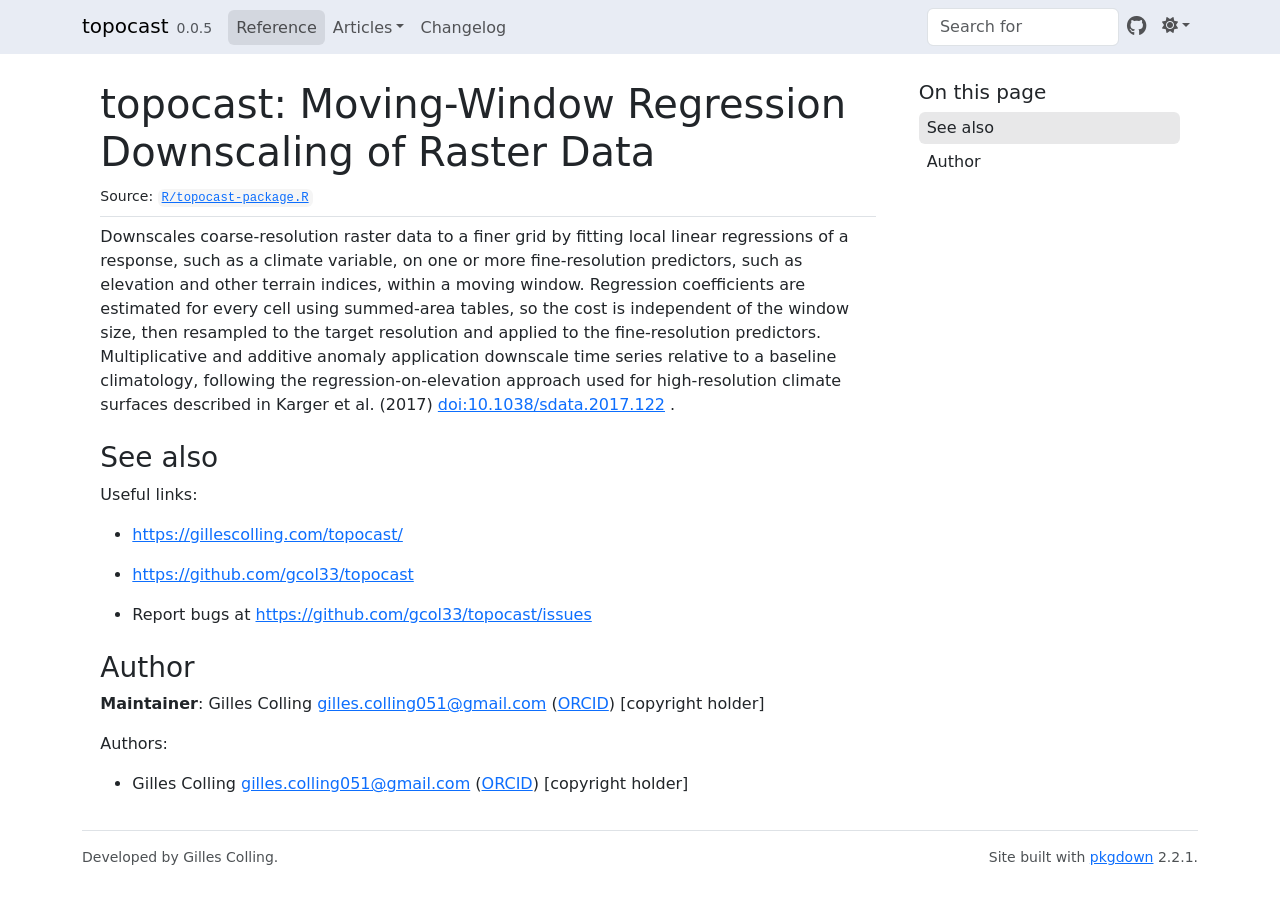
<file: docs/reference/topocast-package.html>
<!DOCTYPE html>
<!-- Generated by pkgdown: do not edit by hand --><html lang="en-US"><head><meta http-equiv="Content-Type" content="text/html; charset=UTF-8"><meta charset="utf-8"><meta http-equiv="X-UA-Compatible" content="IE=edge"><meta name="viewport" content="width=device-width, initial-scale=1, shrink-to-fit=no"><title>topocast: Moving-Window Regression Downscaling of Raster Data — topocast-package • topocast</title><script src="../lightswitch.js"></script><script src="../deps/jquery-3.6.0/jquery-3.6.0.min.js"></script><meta name="viewport" content="width=device-width, initial-scale=1, shrink-to-fit=no"><link href="../deps/bootstrap-5.3.8/bootstrap.min.css" rel="stylesheet"><script src="../deps/bootstrap-5.3.8/bootstrap.bundle.min.js"></script><link href="../deps/font-awesome-6.5.2/css/all.min.css" rel="stylesheet"><link href="../deps/font-awesome-6.5.2/css/v4-shims.min.css" rel="stylesheet"><script src="../deps/headroom-0.11.0/headroom.min.js"></script><script src="../deps/headroom-0.11.0/jQuery.headroom.min.js"></script><script src="../deps/bootstrap-toc-1.0.1/bootstrap-toc.min.js"></script><script src="../deps/clipboard.js-2.0.11/clipboard.min.js"></script><script src="../deps/search-1.0.0/autocomplete.jquery.min.js"></script><script src="../deps/search-1.0.0/fuse.min.js"></script><script src="../deps/search-1.0.0/mark.min.js"></script><!-- pkgdown --><script src="../pkgdown.js"></script><link href="../extra.css" rel="stylesheet"><meta property="og:title" content="topocast: Moving-Window Regression Downscaling of Raster Data — topocast-package"><meta name="description" content="Downscales coarse-resolution raster data to a finer grid by fitting local linear regressions of a response, such as a climate variable, on one or more fine-resolution predictors, such as elevation and other terrain indices, within a moving window. Regression coefficients are estimated for every cell using summed-area tables, so the cost is independent of the window size, then resampled to the target resolution and applied to the fine-resolution predictors. Multiplicative and additive anomaly application downscale time series relative to a baseline climatology, following the regression-on-elevation approach used for high-resolution climate surfaces described in Karger et al. (2017) doi:10.1038/sdata.2017.122
."><meta property="og:description" content="Downscales coarse-resolution raster data to a finer grid by fitting local linear regressions of a response, such as a climate variable, on one or more fine-resolution predictors, such as elevation and other terrain indices, within a moving window. Regression coefficients are estimated for every cell using summed-area tables, so the cost is independent of the window size, then resampled to the target resolution and applied to the fine-resolution predictors. Multiplicative and additive anomaly application downscale time series relative to a baseline climatology, following the regression-on-elevation approach used for high-resolution climate surfaces described in Karger et al. (2017) doi:10.1038/sdata.2017.122
."><script>
(function () {
  var D = String.fromCharCode(36);
  window.MathJax = {
    tex: {
      inlineMath: [[D, D], ["\\(", "\\)"]],
      displayMath: [[D + D, D + D], ["\\[", "\\]"]]
    },
    chtml: { linebreaks: { automatic: true, width: "90% container" } },
    svg: { linebreaks: { automatic: true, width: "90% container" } },
    options: { renderActions: { addMenu: [] } }
  };
})();
</script></head><body>
    <a href="#main" class="visually-hidden-focusable">Skip to contents</a>


    <nav class="navbar navbar-expand-lg fixed-top " aria-label="Site navigation"><div class="container">

    <a class="navbar-brand me-2" href="../index.html">topocast</a>

    <small class="nav-text text-muted me-auto" data-bs-toggle="tooltip" data-bs-placement="bottom" title="">0.0.5</small>


    <button class="navbar-toggler" type="button" data-bs-toggle="collapse" data-bs-target="#navbar" aria-controls="navbar" aria-expanded="false" aria-label="Toggle navigation">
      <span class="navbar-toggler-icon"></span>
    </button>

    <div id="navbar" class="collapse navbar-collapse ms-3">
      <ul class="navbar-nav me-auto"><li class="active nav-item"><a class="nav-link" href="../reference/index.html">Reference</a></li>
<li class="nav-item dropdown">
  <button class="nav-link dropdown-toggle" type="button" id="dropdown-articles" data-bs-toggle="dropdown" aria-expanded="false" aria-haspopup="true">Articles</button>
  <ul class="dropdown-menu" aria-labelledby="dropdown-articles"><li><a class="dropdown-item" href="../articles/getting-started.html">Getting started with topocast</a></li>
    <li><a class="dropdown-item" href="../articles/how-it-works.html">How moving-window downscaling works</a></li>
  </ul></li>
<li class="nav-item"><a class="nav-link" href="../news/index.html">Changelog</a></li>
      </ul><ul class="navbar-nav"><li class="nav-item"><form class="form-inline" role="search">
 <input class="form-control" type="search" name="search-input" id="search-input" autocomplete="off" aria-label="Search site" placeholder="Search for" data-search-index="../search.json"></form></li>
<li class="nav-item"><a class="external-link nav-link" href="https://github.com/gcol33/topocast/" aria-label="GitHub"><span class="fa fab fa-github fa-lg"></span></a></li>
<li class="nav-item dropdown">
  <button class="nav-link dropdown-toggle" type="button" id="dropdown-lightswitch" data-bs-toggle="dropdown" aria-expanded="false" aria-haspopup="true" aria-label="Light switch"><span class="fa fa-sun"></span></button>
  <ul class="dropdown-menu dropdown-menu-end" aria-labelledby="dropdown-lightswitch"><li><button class="dropdown-item" data-bs-theme-value="light"><span class="fa fa-sun"></span> Light</button></li>
    <li><button class="dropdown-item" data-bs-theme-value="dark"><span class="fa fa-moon"></span> Dark</button></li>
    <li><button class="dropdown-item" data-bs-theme-value="auto"><span class="fa fa-adjust"></span> Auto</button></li>
  </ul></li>
      </ul></div>


  </div>
</nav><div class="container template-reference-topic">
<div class="row">
  <main id="main" class="col-md-9"><div class="page-header">

      <h1>topocast: Moving-Window Regression Downscaling of Raster Data</h1>
      <small class="dont-index">Source: <a href="https://github.com/gcol33/topocast/blob/HEAD/R/topocast-package.R" class="external-link"><code>R/topocast-package.R</code></a></small>
      <div class="d-none name"><code>topocast-package.Rd</code></div>
    </div>

    <div class="ref-description section level2">
    <p>Downscales coarse-resolution raster data to a finer grid by fitting local linear regressions of a response, such as a climate variable, on one or more fine-resolution predictors, such as elevation and other terrain indices, within a moving window. Regression coefficients are estimated for every cell using summed-area tables, so the cost is independent of the window size, then resampled to the target resolution and applied to the fine-resolution predictors. Multiplicative and additive anomaly application downscale time series relative to a baseline climatology, following the regression-on-elevation approach used for high-resolution climate surfaces described in Karger et al. (2017) <a href="https://doi.org/10.1038/sdata.2017.122" class="external-link">doi:10.1038/sdata.2017.122</a>
.</p>
    </div>


    <div class="section level2">
    <h2 id="see-also">See also<a class="anchor" aria-label="anchor" href="#see-also"></a></h2>
    <div class="dont-index"><p>Useful links:</p><ul><li><p><a href="https://gillescolling.com/topocast/">https://gillescolling.com/topocast/</a></p></li>
<li><p><a href="https://github.com/gcol33/topocast" class="external-link">https://github.com/gcol33/topocast</a></p></li>
<li><p>Report bugs at <a href="https://github.com/gcol33/topocast/issues" class="external-link">https://github.com/gcol33/topocast/issues</a></p></li>
</ul></div>
    </div>
    <div class="section level2">
    <h2 id="author">Author<a class="anchor" aria-label="anchor" href="#author"></a></h2>
    <p><strong>Maintainer</strong>: Gilles Colling <a href="mailto:gilles.colling051@gmail.com">gilles.colling051@gmail.com</a> (<a href="https://orcid.org/0000-0003-3070-6066" class="external-link">ORCID</a>) [copyright holder]</p>
<p>Authors:</p><ul><li><p>Gilles Colling <a href="mailto:gilles.colling051@gmail.com">gilles.colling051@gmail.com</a> (<a href="https://orcid.org/0000-0003-3070-6066" class="external-link">ORCID</a>) [copyright holder]</p></li>
</ul></div>

  </main><aside class="col-md-3"><nav id="toc" aria-label="Table of contents"><h2>On this page</h2>
    </nav></aside></div>


    <footer><div class="pkgdown-footer-left">
  <p>Developed by Gilles Colling.</p>
</div>

<div class="pkgdown-footer-right">
  <p>Site built with <a href="https://pkgdown.r-lib.org/" class="external-link">pkgdown</a> 2.2.1.</p>
</div>

    </footer></div>





  </body></html>
</file>
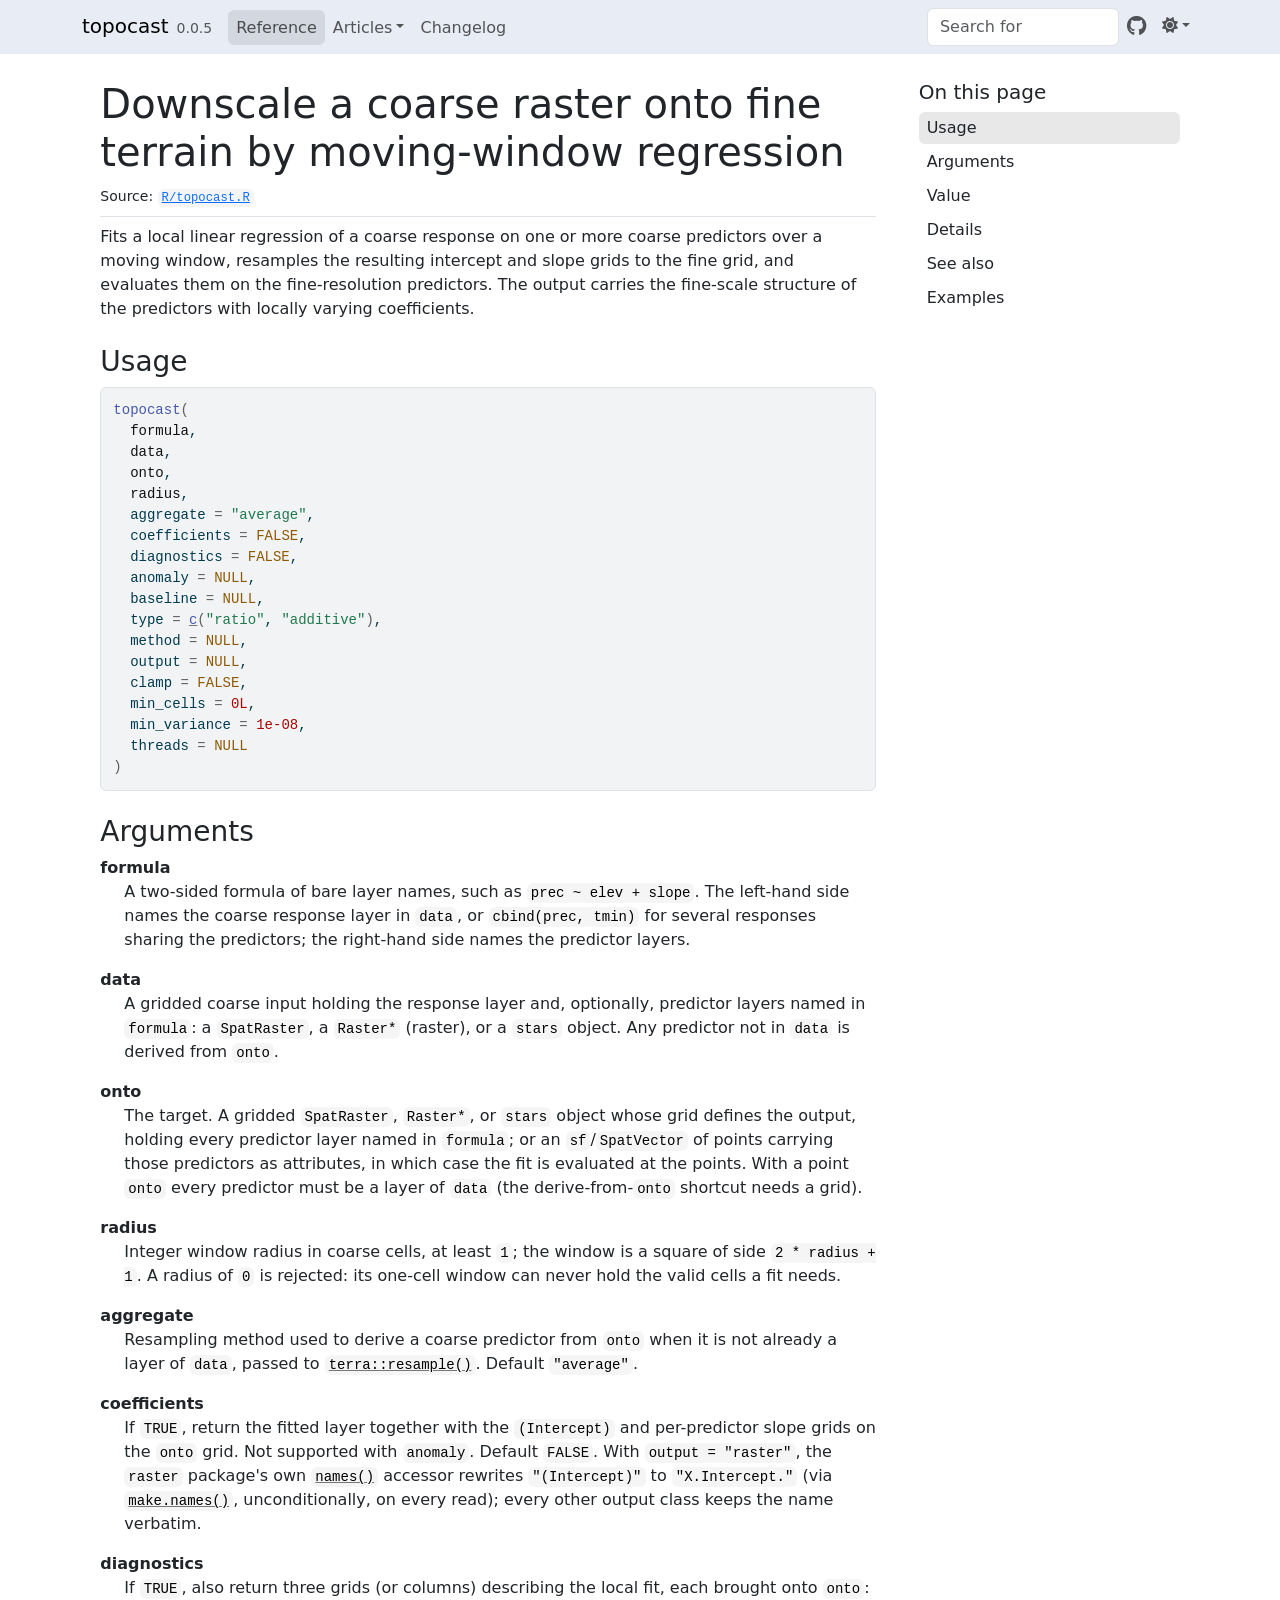
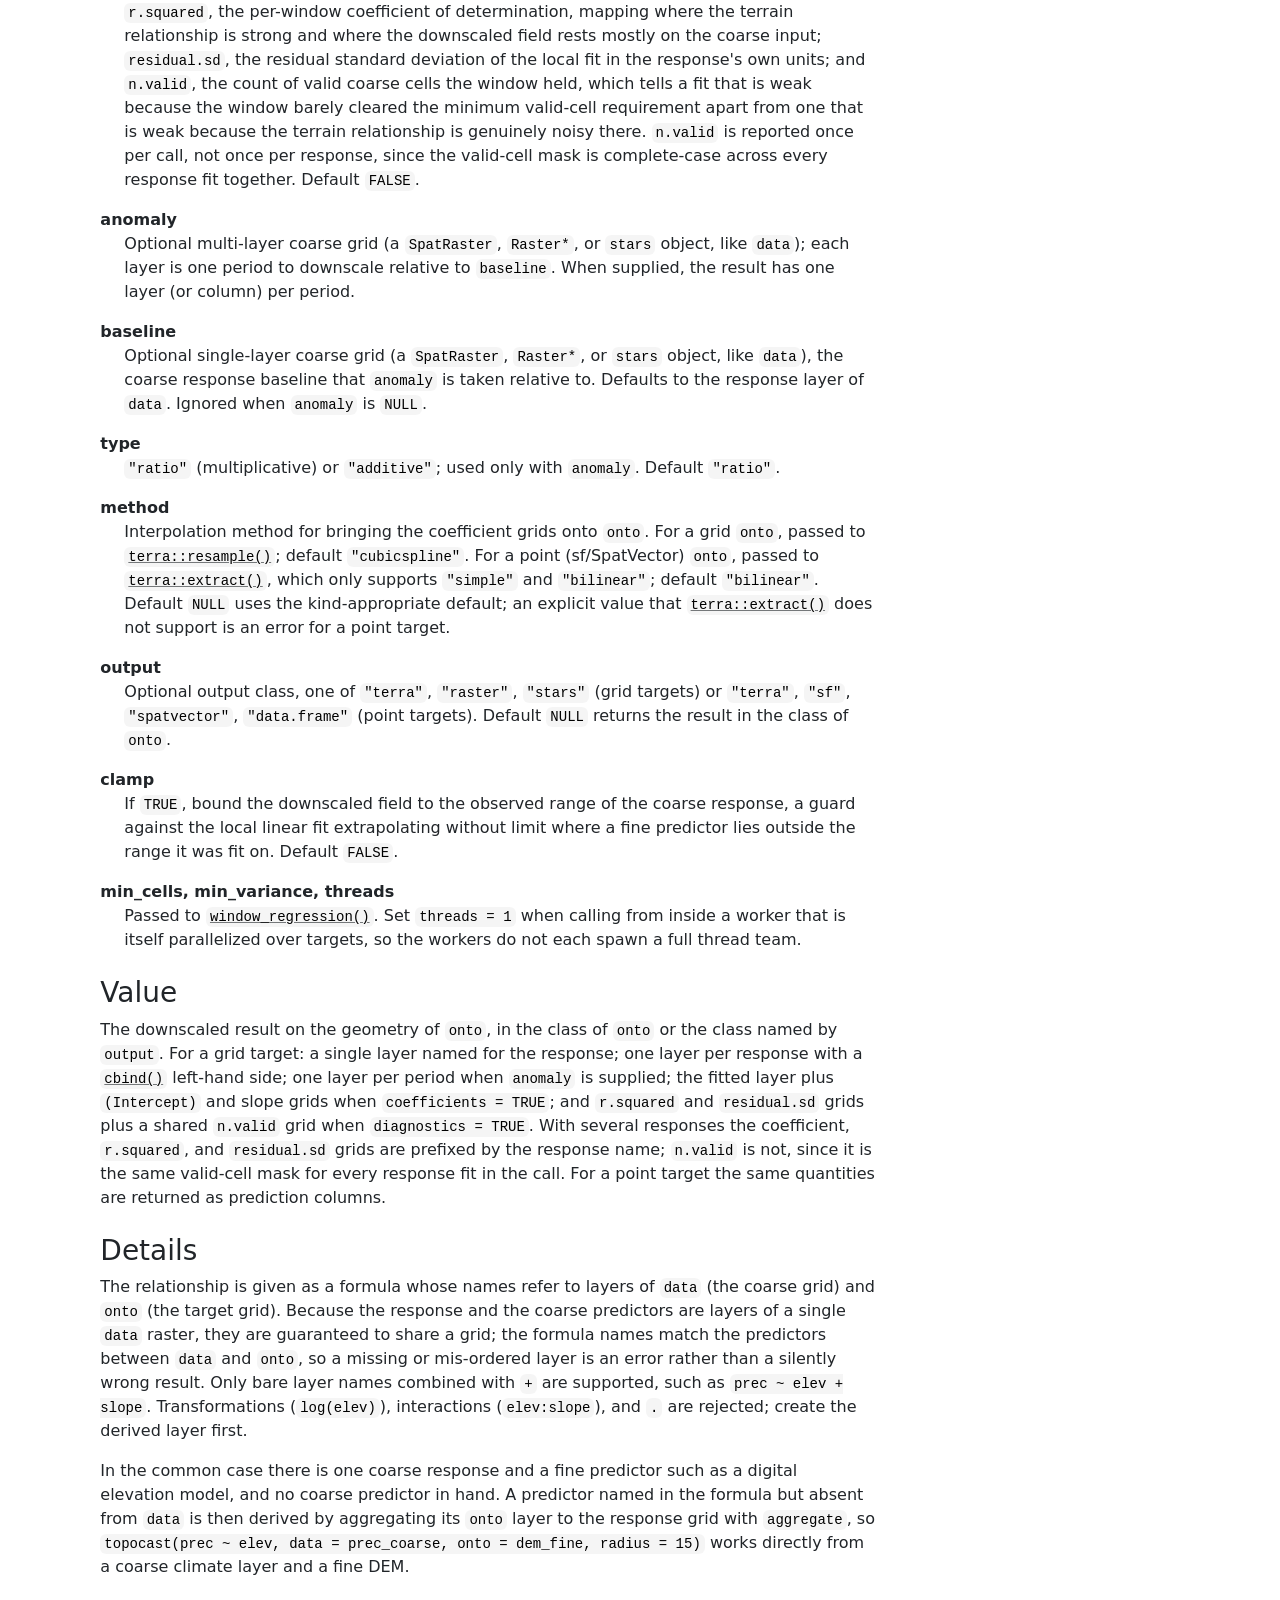
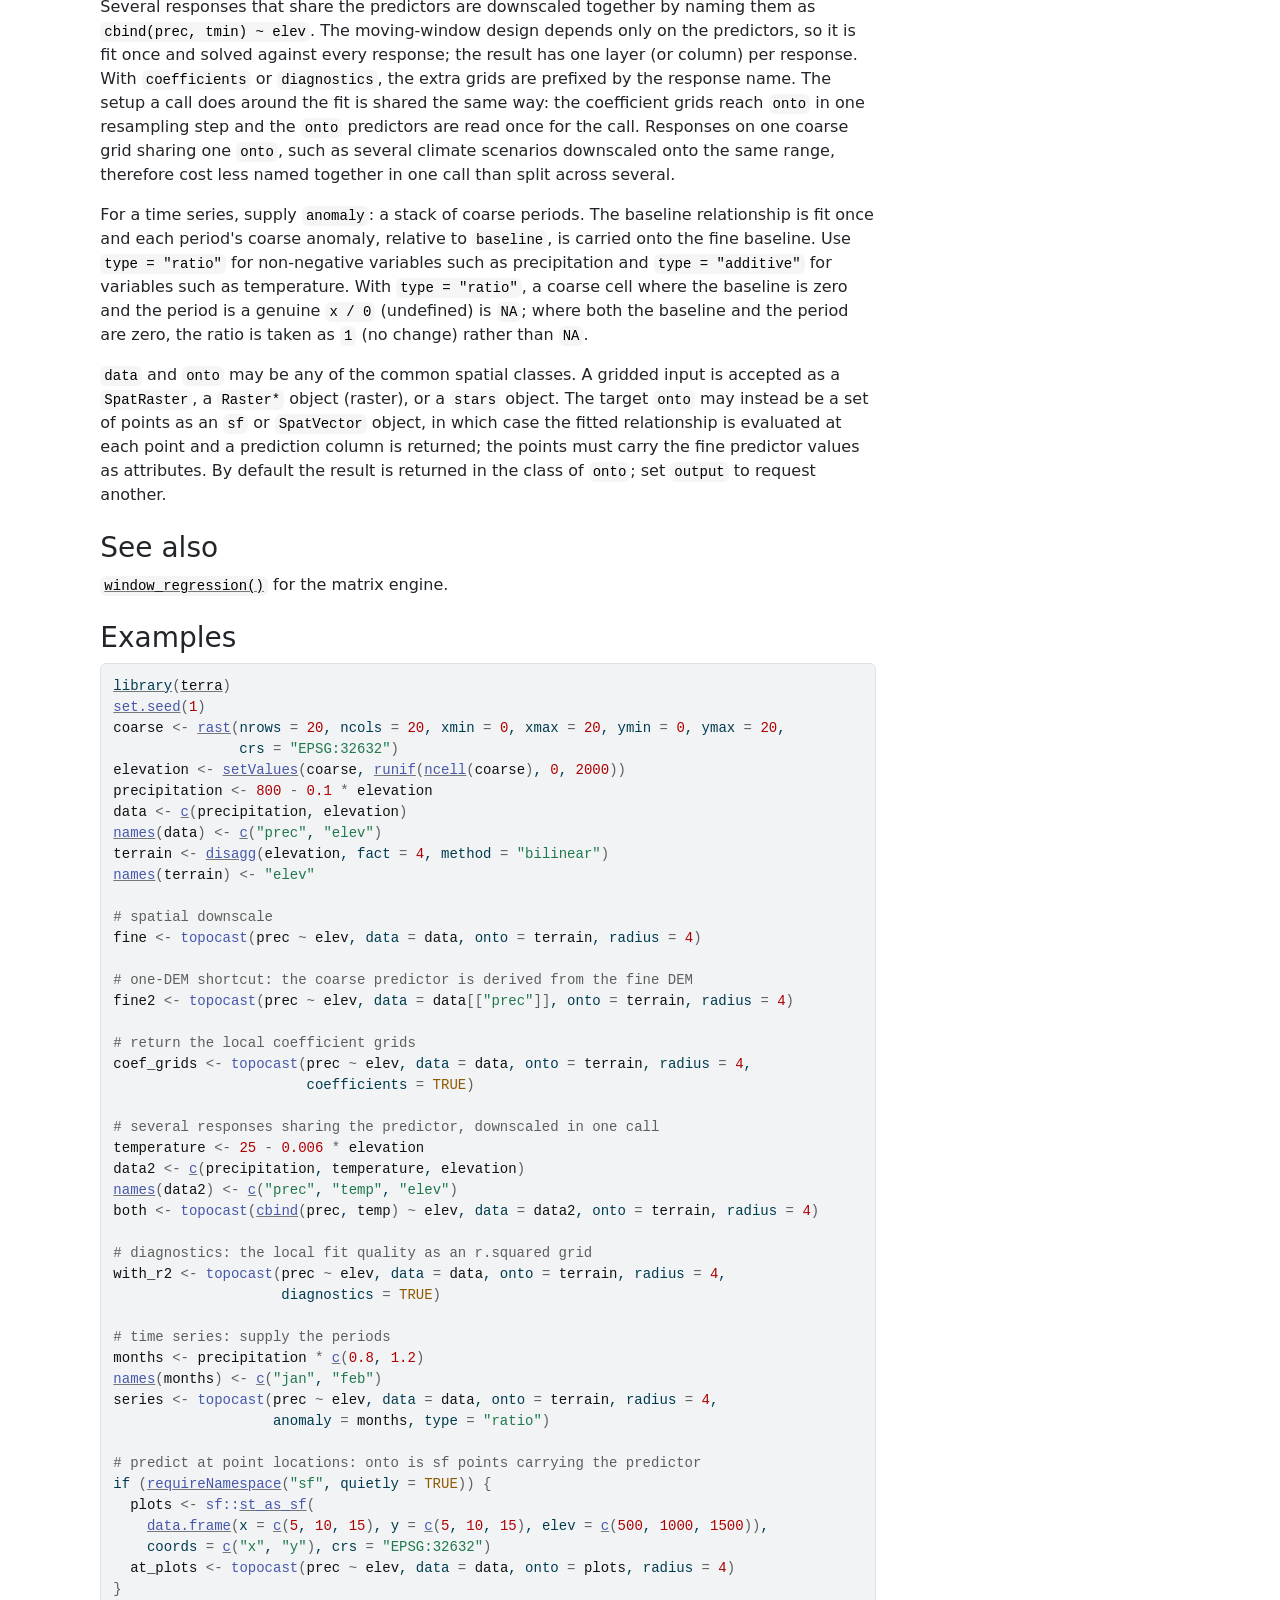
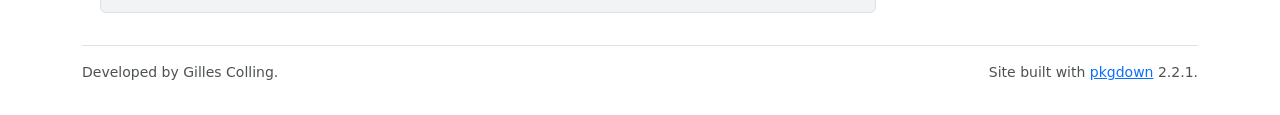
<file: docs/reference/topocast.html>
<!DOCTYPE html>
<!-- Generated by pkgdown: do not edit by hand --><html lang="en-US"><head><meta http-equiv="Content-Type" content="text/html; charset=UTF-8"><meta charset="utf-8"><meta http-equiv="X-UA-Compatible" content="IE=edge"><meta name="viewport" content="width=device-width, initial-scale=1, shrink-to-fit=no"><title>Downscale a coarse raster onto fine terrain by moving-window regression — topocast • topocast</title><script src="../lightswitch.js"></script><script src="../deps/jquery-3.6.0/jquery-3.6.0.min.js"></script><meta name="viewport" content="width=device-width, initial-scale=1, shrink-to-fit=no"><link href="../deps/bootstrap-5.3.8/bootstrap.min.css" rel="stylesheet"><script src="../deps/bootstrap-5.3.8/bootstrap.bundle.min.js"></script><link href="../deps/font-awesome-6.5.2/css/all.min.css" rel="stylesheet"><link href="../deps/font-awesome-6.5.2/css/v4-shims.min.css" rel="stylesheet"><script src="../deps/headroom-0.11.0/headroom.min.js"></script><script src="../deps/headroom-0.11.0/jQuery.headroom.min.js"></script><script src="../deps/bootstrap-toc-1.0.1/bootstrap-toc.min.js"></script><script src="../deps/clipboard.js-2.0.11/clipboard.min.js"></script><script src="../deps/search-1.0.0/autocomplete.jquery.min.js"></script><script src="../deps/search-1.0.0/fuse.min.js"></script><script src="../deps/search-1.0.0/mark.min.js"></script><!-- pkgdown --><script src="../pkgdown.js"></script><link href="../extra.css" rel="stylesheet"><meta property="og:title" content="Downscale a coarse raster onto fine terrain by moving-window regression — topocast"><meta name="description" content="Fits a local linear regression of a coarse response on one or more coarse
predictors over a moving window, resamples the resulting intercept and slope
grids to the fine grid, and evaluates them on the fine-resolution predictors.
The output carries the fine-scale structure of the predictors with locally
varying coefficients."><meta property="og:description" content="Fits a local linear regression of a coarse response on one or more coarse
predictors over a moving window, resamples the resulting intercept and slope
grids to the fine grid, and evaluates them on the fine-resolution predictors.
The output carries the fine-scale structure of the predictors with locally
varying coefficients."><script>
(function () {
  var D = String.fromCharCode(36);
  window.MathJax = {
    tex: {
      inlineMath: [[D, D], ["\\(", "\\)"]],
      displayMath: [[D + D, D + D], ["\\[", "\\]"]]
    },
    chtml: { linebreaks: { automatic: true, width: "90% container" } },
    svg: { linebreaks: { automatic: true, width: "90% container" } },
    options: { renderActions: { addMenu: [] } }
  };
})();
</script></head><body>
    <a href="#main" class="visually-hidden-focusable">Skip to contents</a>


    <nav class="navbar navbar-expand-lg fixed-top " aria-label="Site navigation"><div class="container">

    <a class="navbar-brand me-2" href="../index.html">topocast</a>

    <small class="nav-text text-muted me-auto" data-bs-toggle="tooltip" data-bs-placement="bottom" title="">0.0.5</small>


    <button class="navbar-toggler" type="button" data-bs-toggle="collapse" data-bs-target="#navbar" aria-controls="navbar" aria-expanded="false" aria-label="Toggle navigation">
      <span class="navbar-toggler-icon"></span>
    </button>

    <div id="navbar" class="collapse navbar-collapse ms-3">
      <ul class="navbar-nav me-auto"><li class="active nav-item"><a class="nav-link" href="../reference/index.html">Reference</a></li>
<li class="nav-item dropdown">
  <button class="nav-link dropdown-toggle" type="button" id="dropdown-articles" data-bs-toggle="dropdown" aria-expanded="false" aria-haspopup="true">Articles</button>
  <ul class="dropdown-menu" aria-labelledby="dropdown-articles"><li><a class="dropdown-item" href="../articles/getting-started.html">Getting started with topocast</a></li>
    <li><a class="dropdown-item" href="../articles/how-it-works.html">How moving-window downscaling works</a></li>
  </ul></li>
<li class="nav-item"><a class="nav-link" href="../news/index.html">Changelog</a></li>
      </ul><ul class="navbar-nav"><li class="nav-item"><form class="form-inline" role="search">
 <input class="form-control" type="search" name="search-input" id="search-input" autocomplete="off" aria-label="Search site" placeholder="Search for" data-search-index="../search.json"></form></li>
<li class="nav-item"><a class="external-link nav-link" href="https://github.com/gcol33/topocast/" aria-label="GitHub"><span class="fa fab fa-github fa-lg"></span></a></li>
<li class="nav-item dropdown">
  <button class="nav-link dropdown-toggle" type="button" id="dropdown-lightswitch" data-bs-toggle="dropdown" aria-expanded="false" aria-haspopup="true" aria-label="Light switch"><span class="fa fa-sun"></span></button>
  <ul class="dropdown-menu dropdown-menu-end" aria-labelledby="dropdown-lightswitch"><li><button class="dropdown-item" data-bs-theme-value="light"><span class="fa fa-sun"></span> Light</button></li>
    <li><button class="dropdown-item" data-bs-theme-value="dark"><span class="fa fa-moon"></span> Dark</button></li>
    <li><button class="dropdown-item" data-bs-theme-value="auto"><span class="fa fa-adjust"></span> Auto</button></li>
  </ul></li>
      </ul></div>


  </div>
</nav><div class="container template-reference-topic">
<div class="row">
  <main id="main" class="col-md-9"><div class="page-header">

      <h1>Downscale a coarse raster onto fine terrain by moving-window regression</h1>
      <small class="dont-index">Source: <a href="https://github.com/gcol33/topocast/blob/HEAD/R/topocast.R" class="external-link"><code>R/topocast.R</code></a></small>
      <div class="d-none name"><code>topocast.Rd</code></div>
    </div>

    <div class="ref-description section level2">
    <p>Fits a local linear regression of a coarse response on one or more coarse
predictors over a moving window, resamples the resulting intercept and slope
grids to the fine grid, and evaluates them on the fine-resolution predictors.
The output carries the fine-scale structure of the predictors with locally
varying coefficients.</p>
    </div>

    <div class="section level2">
    <h2 id="ref-usage">Usage<a class="anchor" aria-label="anchor" href="#ref-usage"></a></h2>
    <div class="sourceCode"><pre class="sourceCode r"><code><span><span class="fu">topocast</span><span class="op">(</span></span>
<span>  <span class="va">formula</span>,</span>
<span>  <span class="va">data</span>,</span>
<span>  <span class="va">onto</span>,</span>
<span>  <span class="va">radius</span>,</span>
<span>  aggregate <span class="op">=</span> <span class="st">"average"</span>,</span>
<span>  coefficients <span class="op">=</span> <span class="cn">FALSE</span>,</span>
<span>  diagnostics <span class="op">=</span> <span class="cn">FALSE</span>,</span>
<span>  anomaly <span class="op">=</span> <span class="cn">NULL</span>,</span>
<span>  baseline <span class="op">=</span> <span class="cn">NULL</span>,</span>
<span>  type <span class="op">=</span> <span class="fu"><a href="https://rdrr.io/r/base/c.html" class="external-link">c</a></span><span class="op">(</span><span class="st">"ratio"</span>, <span class="st">"additive"</span><span class="op">)</span>,</span>
<span>  method <span class="op">=</span> <span class="cn">NULL</span>,</span>
<span>  output <span class="op">=</span> <span class="cn">NULL</span>,</span>
<span>  clamp <span class="op">=</span> <span class="cn">FALSE</span>,</span>
<span>  min_cells <span class="op">=</span> <span class="fl">0L</span>,</span>
<span>  min_variance <span class="op">=</span> <span class="fl">1e-08</span>,</span>
<span>  threads <span class="op">=</span> <span class="cn">NULL</span></span>
<span><span class="op">)</span></span></code></pre></div>
    </div>

    <div class="section level2">
    <h2 id="arguments">Arguments<a class="anchor" aria-label="anchor" href="#arguments"></a></h2>


<dl><dt id="arg-formula">formula<a class="anchor" aria-label="anchor" href="#arg-formula"></a></dt>
<dd><p>A two-sided formula of bare layer names, such as
<code>prec ~ elev + slope</code>. The left-hand side names the coarse response layer in
<code>data</code>, or <code>cbind(prec, tmin)</code> for several responses sharing the predictors;
the right-hand side names the predictor layers.</p></dd>


<dt id="arg-data">data<a class="anchor" aria-label="anchor" href="#arg-data"></a></dt>
<dd><p>A gridded coarse input holding the response layer and, optionally,
predictor layers named in <code>formula</code>: a <code>SpatRaster</code>, a <code>Raster*</code> (raster), or
a <code>stars</code> object. Any predictor not in <code>data</code> is derived from <code>onto</code>.</p></dd>


<dt id="arg-onto">onto<a class="anchor" aria-label="anchor" href="#arg-onto"></a></dt>
<dd><p>The target. A gridded <code>SpatRaster</code>, <code>Raster*</code>, or <code>stars</code> object
whose grid defines the output, holding every predictor layer named in
<code>formula</code>; or an <code>sf</code>/<code>SpatVector</code> of points carrying those predictors as
attributes, in which case the fit is evaluated at the points. With a point
<code>onto</code> every predictor must be a layer of <code>data</code> (the derive-from-<code>onto</code>
shortcut needs a grid).</p></dd>


<dt id="arg-radius">radius<a class="anchor" aria-label="anchor" href="#arg-radius"></a></dt>
<dd><p>Integer window radius in coarse cells, at least <code>1</code>; the window
is a square of side <code>2 * radius + 1</code>. A radius of <code>0</code> is rejected: its
one-cell window can never hold the valid cells a fit needs.</p></dd>


<dt id="arg-aggregate">aggregate<a class="anchor" aria-label="anchor" href="#arg-aggregate"></a></dt>
<dd><p>Resampling method used to derive a coarse predictor from
<code>onto</code> when it is not already a layer of <code>data</code>, passed to
<code><a href="https://rspatial.github.io/terra/reference/resample.html" class="external-link">terra::resample()</a></code>. Default <code>"average"</code>.</p></dd>


<dt id="arg-coefficients">coefficients<a class="anchor" aria-label="anchor" href="#arg-coefficients"></a></dt>
<dd><p>If <code>TRUE</code>, return the fitted layer together with the
<code>(Intercept)</code> and per-predictor slope grids on the <code>onto</code> grid. Not supported
with <code>anomaly</code>. Default <code>FALSE</code>. With <code>output = "raster"</code>, the <code>raster</code>
package's own <code><a href="https://rspatial.github.io/terra/reference/names.html" class="external-link">names()</a></code> accessor rewrites <code>"(Intercept)"</code> to <code>"X.Intercept."</code>
(via <code><a href="https://rdrr.io/r/base/make.names.html" class="external-link">make.names()</a></code>, unconditionally, on every read); every other output
class keeps the name verbatim.</p></dd>


<dt id="arg-diagnostics">diagnostics<a class="anchor" aria-label="anchor" href="#arg-diagnostics"></a></dt>
<dd><p>If <code>TRUE</code>, also return three grids (or columns) describing the
local fit, each brought onto <code>onto</code>: <code>r.squared</code>, the per-window coefficient of
determination, mapping where the terrain relationship is strong and where the
downscaled field rests mostly on the coarse input; <code>residual.sd</code>, the residual
standard deviation of the local fit in the response's own units; and <code>n.valid</code>,
the count of valid coarse cells the window held, which tells a fit that is weak
because the window barely cleared the minimum valid-cell requirement apart from
one that is weak because the terrain relationship is genuinely noisy there.
<code>n.valid</code> is reported once per call, not once per response, since the
valid-cell mask is complete-case across every response fit together. Default
<code>FALSE</code>.</p></dd>


<dt id="arg-anomaly">anomaly<a class="anchor" aria-label="anchor" href="#arg-anomaly"></a></dt>
<dd><p>Optional multi-layer coarse grid (a <code>SpatRaster</code>, <code>Raster*</code>, or
<code>stars</code> object, like <code>data</code>); each layer is one period to downscale relative
to <code>baseline</code>. When supplied, the result has one layer (or column) per period.</p></dd>


<dt id="arg-baseline">baseline<a class="anchor" aria-label="anchor" href="#arg-baseline"></a></dt>
<dd><p>Optional single-layer coarse grid (a <code>SpatRaster</code>, <code>Raster*</code>, or
<code>stars</code> object, like <code>data</code>), the coarse response baseline that <code>anomaly</code> is
taken relative to. Defaults to the response layer of <code>data</code>. Ignored when
<code>anomaly</code> is <code>NULL</code>.</p></dd>


<dt id="arg-type">type<a class="anchor" aria-label="anchor" href="#arg-type"></a></dt>
<dd><p><code>"ratio"</code> (multiplicative) or <code>"additive"</code>; used only with
<code>anomaly</code>. Default <code>"ratio"</code>.</p></dd>


<dt id="arg-method">method<a class="anchor" aria-label="anchor" href="#arg-method"></a></dt>
<dd><p>Interpolation method for bringing the coefficient grids onto
<code>onto</code>. For a grid <code>onto</code>, passed to <code><a href="https://rspatial.github.io/terra/reference/resample.html" class="external-link">terra::resample()</a></code>; default
<code>"cubicspline"</code>. For a point (sf/SpatVector) <code>onto</code>, passed to
<code><a href="https://rspatial.github.io/terra/reference/extract.html" class="external-link">terra::extract()</a></code>, which only supports <code>"simple"</code> and <code>"bilinear"</code>;
default <code>"bilinear"</code>. Default <code>NULL</code> uses the kind-appropriate default;
an explicit value that <code><a href="https://rspatial.github.io/terra/reference/extract.html" class="external-link">terra::extract()</a></code> does not support is an error
for a point target.</p></dd>


<dt id="arg-output">output<a class="anchor" aria-label="anchor" href="#arg-output"></a></dt>
<dd><p>Optional output class, one of <code>"terra"</code>, <code>"raster"</code>, <code>"stars"</code>
(grid targets) or <code>"terra"</code>, <code>"sf"</code>, <code>"spatvector"</code>, <code>"data.frame"</code> (point
targets). Default <code>NULL</code> returns the result in the class of <code>onto</code>.</p></dd>


<dt id="arg-clamp">clamp<a class="anchor" aria-label="anchor" href="#arg-clamp"></a></dt>
<dd><p>If <code>TRUE</code>, bound the downscaled field to the observed range of the
coarse response, a guard against the local linear fit extrapolating without
limit where a fine predictor lies outside the range it was fit on. Default
<code>FALSE</code>.</p></dd>


<dt id="arg-min-cells-min-variance-threads">min_cells, min_variance, threads<a class="anchor" aria-label="anchor" href="#arg-min-cells-min-variance-threads"></a></dt>
<dd><p>Passed to <code><a href="window_regression.html">window_regression()</a></code>. Set
<code>threads = 1</code> when calling from inside a worker that is itself parallelized
over targets, so the workers do not each spawn a full thread team.</p></dd>

</dl></div>
    <div class="section level2">
    <h2 id="value">Value<a class="anchor" aria-label="anchor" href="#value"></a></h2>
    <p>The downscaled result on the geometry of <code>onto</code>, in the class of <code>onto</code>
or the class named by <code>output</code>. For a grid target: a single layer named for
the response; one layer per response with a <code><a href="https://rdrr.io/r/base/cbind.html" class="external-link">cbind()</a></code> left-hand side; one layer
per period when <code>anomaly</code> is supplied; the fitted layer plus <code>(Intercept)</code> and
slope grids when <code>coefficients = TRUE</code>; and <code>r.squared</code> and <code>residual.sd</code> grids
plus a shared <code>n.valid</code> grid when <code>diagnostics = TRUE</code>. With several responses
the coefficient, <code>r.squared</code>, and <code>residual.sd</code> grids are prefixed by the
response name; <code>n.valid</code> is not, since it is the same valid-cell mask for every
response fit in the call. For a point target the same quantities are returned
as prediction columns.</p>
    </div>
    <div class="section level2">
    <h2 id="details">Details<a class="anchor" aria-label="anchor" href="#details"></a></h2>
    <p>The relationship is given as a formula whose names refer to layers of <code>data</code>
(the coarse grid) and <code>onto</code> (the target grid). Because the response and the
coarse predictors are layers of a single <code>data</code> raster, they are guaranteed to
share a grid; the formula names match the predictors between <code>data</code> and <code>onto</code>,
so a missing or mis-ordered layer is an error rather than a silently wrong
result. Only bare layer names combined with <code>+</code> are supported, such as
<code>prec ~ elev + slope</code>. Transformations (<code>log(elev)</code>), interactions
(<code>elev:slope</code>), and <code>.</code> are rejected; create the derived layer first.</p>
<p>In the common case there is one coarse response and a fine predictor such as a
digital elevation model, and no coarse predictor in hand. A predictor named in
the formula but absent from <code>data</code> is then derived by aggregating its <code>onto</code>
layer to the response grid with <code>aggregate</code>, so <code>topocast(prec ~ elev, data = prec_coarse, onto = dem_fine, radius = 15)</code> works directly from a coarse
climate layer and a fine DEM.</p>
<p>Several responses that share the predictors are downscaled together by naming
them as <code>cbind(prec, tmin) ~ elev</code>. The moving-window design depends only on the
predictors, so it is fit once and solved against every response; the result has
one layer (or column) per response. With <code>coefficients</code> or <code>diagnostics</code>, the
extra grids are prefixed by the response name. The setup a call does around the
fit is shared the same way: the coefficient grids reach <code>onto</code> in one
resampling step and the <code>onto</code> predictors are read once for the call. Responses
on one coarse grid sharing one <code>onto</code>, such as several climate scenarios
downscaled onto the same range, therefore cost less named together in one call
than split across several.</p>
<p>For a time series, supply <code>anomaly</code>: a stack of coarse periods. The baseline
relationship is fit once and each period's coarse anomaly, relative to
<code>baseline</code>, is carried onto the fine baseline. Use <code>type = "ratio"</code> for
non-negative variables such as precipitation and <code>type = "additive"</code> for
variables such as temperature. With <code>type = "ratio"</code>, a coarse cell where the
baseline is zero and the period is a genuine <code>x / 0</code> (undefined) is <code>NA</code>; where
both the baseline and the period are zero, the ratio is taken as <code>1</code> (no
change) rather than <code>NA</code>.</p>
<p><code>data</code> and <code>onto</code> may be any of the common spatial classes. A gridded input is
accepted as a <code>SpatRaster</code>, a <code>Raster*</code> object (raster), or a <code>stars</code> object.
The target <code>onto</code> may instead be a set of points as an <code>sf</code> or <code>SpatVector</code>
object, in which case the fitted relationship is evaluated at each point and a
prediction column is returned; the points must carry the fine predictor values
as attributes. By default the result is returned in the class of <code>onto</code>; set
<code>output</code> to request another.</p>
    </div>
    <div class="section level2">
    <h2 id="see-also">See also<a class="anchor" aria-label="anchor" href="#see-also"></a></h2>
    <div class="dont-index"><p><code><a href="window_regression.html">window_regression()</a></code> for the matrix engine.</p></div>
    </div>

    <div class="section level2">
    <h2 id="ref-examples">Examples<a class="anchor" aria-label="anchor" href="#ref-examples"></a></h2>
    <div class="sourceCode"><pre class="sourceCode r"><code><span><span class="kw"><a href="https://rdrr.io/r/base/library.html" class="external-link">library</a></span><span class="op">(</span><span class="va"><a href="https://rspatial.org/" class="external-link">terra</a></span><span class="op">)</span></span>
<span><span class="fu"><a href="https://rdrr.io/r/base/Random.html" class="external-link">set.seed</a></span><span class="op">(</span><span class="fl">1</span><span class="op">)</span></span>
<span><span class="va">coarse</span> <span class="op">&lt;-</span> <span class="fu"><a href="https://rspatial.github.io/terra/reference/rast.html" class="external-link">rast</a></span><span class="op">(</span>nrows <span class="op">=</span> <span class="fl">20</span>, ncols <span class="op">=</span> <span class="fl">20</span>, xmin <span class="op">=</span> <span class="fl">0</span>, xmax <span class="op">=</span> <span class="fl">20</span>, ymin <span class="op">=</span> <span class="fl">0</span>, ymax <span class="op">=</span> <span class="fl">20</span>,</span>
<span>               crs <span class="op">=</span> <span class="st">"EPSG:32632"</span><span class="op">)</span></span>
<span><span class="va">elevation</span> <span class="op">&lt;-</span> <span class="fu"><a href="https://rspatial.github.io/terra/reference/setValues.html" class="external-link">setValues</a></span><span class="op">(</span><span class="va">coarse</span>, <span class="fu"><a href="https://rdrr.io/r/stats/Uniform.html" class="external-link">runif</a></span><span class="op">(</span><span class="fu"><a href="https://rspatial.github.io/terra/reference/dimensions.html" class="external-link">ncell</a></span><span class="op">(</span><span class="va">coarse</span><span class="op">)</span>, <span class="fl">0</span>, <span class="fl">2000</span><span class="op">)</span><span class="op">)</span></span>
<span><span class="va">precipitation</span> <span class="op">&lt;-</span> <span class="fl">800</span> <span class="op">-</span> <span class="fl">0.1</span> <span class="op">*</span> <span class="va">elevation</span></span>
<span><span class="va">data</span> <span class="op">&lt;-</span> <span class="fu"><a href="https://rdrr.io/r/base/c.html" class="external-link">c</a></span><span class="op">(</span><span class="va">precipitation</span>, <span class="va">elevation</span><span class="op">)</span></span>
<span><span class="fu"><a href="https://rspatial.github.io/terra/reference/names.html" class="external-link">names</a></span><span class="op">(</span><span class="va">data</span><span class="op">)</span> <span class="op">&lt;-</span> <span class="fu"><a href="https://rdrr.io/r/base/c.html" class="external-link">c</a></span><span class="op">(</span><span class="st">"prec"</span>, <span class="st">"elev"</span><span class="op">)</span></span>
<span><span class="va">terrain</span> <span class="op">&lt;-</span> <span class="fu"><a href="https://rspatial.github.io/terra/reference/disaggregate.html" class="external-link">disagg</a></span><span class="op">(</span><span class="va">elevation</span>, fact <span class="op">=</span> <span class="fl">4</span>, method <span class="op">=</span> <span class="st">"bilinear"</span><span class="op">)</span></span>
<span><span class="fu"><a href="https://rspatial.github.io/terra/reference/names.html" class="external-link">names</a></span><span class="op">(</span><span class="va">terrain</span><span class="op">)</span> <span class="op">&lt;-</span> <span class="st">"elev"</span></span>
<span></span>
<span><span class="co"># spatial downscale</span></span>
<span><span class="va">fine</span> <span class="op">&lt;-</span> <span class="fu">topocast</span><span class="op">(</span><span class="va">prec</span> <span class="op">~</span> <span class="va">elev</span>, data <span class="op">=</span> <span class="va">data</span>, onto <span class="op">=</span> <span class="va">terrain</span>, radius <span class="op">=</span> <span class="fl">4</span><span class="op">)</span></span>
<span></span>
<span><span class="co"># one-DEM shortcut: the coarse predictor is derived from the fine DEM</span></span>
<span><span class="va">fine2</span> <span class="op">&lt;-</span> <span class="fu">topocast</span><span class="op">(</span><span class="va">prec</span> <span class="op">~</span> <span class="va">elev</span>, data <span class="op">=</span> <span class="va">data</span><span class="op">[[</span><span class="st">"prec"</span><span class="op">]</span><span class="op">]</span>, onto <span class="op">=</span> <span class="va">terrain</span>, radius <span class="op">=</span> <span class="fl">4</span><span class="op">)</span></span>
<span></span>
<span><span class="co"># return the local coefficient grids</span></span>
<span><span class="va">coef_grids</span> <span class="op">&lt;-</span> <span class="fu">topocast</span><span class="op">(</span><span class="va">prec</span> <span class="op">~</span> <span class="va">elev</span>, data <span class="op">=</span> <span class="va">data</span>, onto <span class="op">=</span> <span class="va">terrain</span>, radius <span class="op">=</span> <span class="fl">4</span>,</span>
<span>                       coefficients <span class="op">=</span> <span class="cn">TRUE</span><span class="op">)</span></span>
<span></span>
<span><span class="co"># several responses sharing the predictor, downscaled in one call</span></span>
<span><span class="va">temperature</span> <span class="op">&lt;-</span> <span class="fl">25</span> <span class="op">-</span> <span class="fl">0.006</span> <span class="op">*</span> <span class="va">elevation</span></span>
<span><span class="va">data2</span> <span class="op">&lt;-</span> <span class="fu"><a href="https://rdrr.io/r/base/c.html" class="external-link">c</a></span><span class="op">(</span><span class="va">precipitation</span>, <span class="va">temperature</span>, <span class="va">elevation</span><span class="op">)</span></span>
<span><span class="fu"><a href="https://rspatial.github.io/terra/reference/names.html" class="external-link">names</a></span><span class="op">(</span><span class="va">data2</span><span class="op">)</span> <span class="op">&lt;-</span> <span class="fu"><a href="https://rdrr.io/r/base/c.html" class="external-link">c</a></span><span class="op">(</span><span class="st">"prec"</span>, <span class="st">"temp"</span>, <span class="st">"elev"</span><span class="op">)</span></span>
<span><span class="va">both</span> <span class="op">&lt;-</span> <span class="fu">topocast</span><span class="op">(</span><span class="fu"><a href="https://rdrr.io/r/base/cbind.html" class="external-link">cbind</a></span><span class="op">(</span><span class="va">prec</span>, <span class="va">temp</span><span class="op">)</span> <span class="op">~</span> <span class="va">elev</span>, data <span class="op">=</span> <span class="va">data2</span>, onto <span class="op">=</span> <span class="va">terrain</span>, radius <span class="op">=</span> <span class="fl">4</span><span class="op">)</span></span>
<span></span>
<span><span class="co"># diagnostics: the local fit quality as an r.squared grid</span></span>
<span><span class="va">with_r2</span> <span class="op">&lt;-</span> <span class="fu">topocast</span><span class="op">(</span><span class="va">prec</span> <span class="op">~</span> <span class="va">elev</span>, data <span class="op">=</span> <span class="va">data</span>, onto <span class="op">=</span> <span class="va">terrain</span>, radius <span class="op">=</span> <span class="fl">4</span>,</span>
<span>                    diagnostics <span class="op">=</span> <span class="cn">TRUE</span><span class="op">)</span></span>
<span></span>
<span><span class="co"># time series: supply the periods</span></span>
<span><span class="va">months</span> <span class="op">&lt;-</span> <span class="va">precipitation</span> <span class="op">*</span> <span class="fu"><a href="https://rdrr.io/r/base/c.html" class="external-link">c</a></span><span class="op">(</span><span class="fl">0.8</span>, <span class="fl">1.2</span><span class="op">)</span></span>
<span><span class="fu"><a href="https://rspatial.github.io/terra/reference/names.html" class="external-link">names</a></span><span class="op">(</span><span class="va">months</span><span class="op">)</span> <span class="op">&lt;-</span> <span class="fu"><a href="https://rdrr.io/r/base/c.html" class="external-link">c</a></span><span class="op">(</span><span class="st">"jan"</span>, <span class="st">"feb"</span><span class="op">)</span></span>
<span><span class="va">series</span> <span class="op">&lt;-</span> <span class="fu">topocast</span><span class="op">(</span><span class="va">prec</span> <span class="op">~</span> <span class="va">elev</span>, data <span class="op">=</span> <span class="va">data</span>, onto <span class="op">=</span> <span class="va">terrain</span>, radius <span class="op">=</span> <span class="fl">4</span>,</span>
<span>                   anomaly <span class="op">=</span> <span class="va">months</span>, type <span class="op">=</span> <span class="st">"ratio"</span><span class="op">)</span></span>
<span></span>
<span><span class="co"># predict at point locations: onto is sf points carrying the predictor</span></span>
<span><span class="kw">if</span> <span class="op">(</span><span class="fu"><a href="https://rdrr.io/r/base/ns-load.html" class="external-link">requireNamespace</a></span><span class="op">(</span><span class="st">"sf"</span>, quietly <span class="op">=</span> <span class="cn">TRUE</span><span class="op">)</span><span class="op">)</span> <span class="op">{</span></span>
<span>  <span class="va">plots</span> <span class="op">&lt;-</span> <span class="fu">sf</span><span class="fu">::</span><span class="fu"><a href="https://r-spatial.github.io/sf/reference/st_as_sf.html" class="external-link">st_as_sf</a></span><span class="op">(</span></span>
<span>    <span class="fu"><a href="https://rdrr.io/r/base/data.frame.html" class="external-link">data.frame</a></span><span class="op">(</span>x <span class="op">=</span> <span class="fu"><a href="https://rdrr.io/r/base/c.html" class="external-link">c</a></span><span class="op">(</span><span class="fl">5</span>, <span class="fl">10</span>, <span class="fl">15</span><span class="op">)</span>, y <span class="op">=</span> <span class="fu"><a href="https://rdrr.io/r/base/c.html" class="external-link">c</a></span><span class="op">(</span><span class="fl">5</span>, <span class="fl">10</span>, <span class="fl">15</span><span class="op">)</span>, elev <span class="op">=</span> <span class="fu"><a href="https://rdrr.io/r/base/c.html" class="external-link">c</a></span><span class="op">(</span><span class="fl">500</span>, <span class="fl">1000</span>, <span class="fl">1500</span><span class="op">)</span><span class="op">)</span>,</span>
<span>    coords <span class="op">=</span> <span class="fu"><a href="https://rdrr.io/r/base/c.html" class="external-link">c</a></span><span class="op">(</span><span class="st">"x"</span>, <span class="st">"y"</span><span class="op">)</span>, crs <span class="op">=</span> <span class="st">"EPSG:32632"</span><span class="op">)</span></span>
<span>  <span class="va">at_plots</span> <span class="op">&lt;-</span> <span class="fu">topocast</span><span class="op">(</span><span class="va">prec</span> <span class="op">~</span> <span class="va">elev</span>, data <span class="op">=</span> <span class="va">data</span>, onto <span class="op">=</span> <span class="va">plots</span>, radius <span class="op">=</span> <span class="fl">4</span><span class="op">)</span></span>
<span><span class="op">}</span></span>
<span></span></code></pre></div>
    </div>
  </main><aside class="col-md-3"><nav id="toc" aria-label="Table of contents"><h2>On this page</h2>
    </nav></aside></div>


    <footer><div class="pkgdown-footer-left">
  <p>Developed by Gilles Colling.</p>
</div>

<div class="pkgdown-footer-right">
  <p>Site built with <a href="https://pkgdown.r-lib.org/" class="external-link">pkgdown</a> 2.2.1.</p>
</div>

    </footer></div>





  </body></html>
</file>
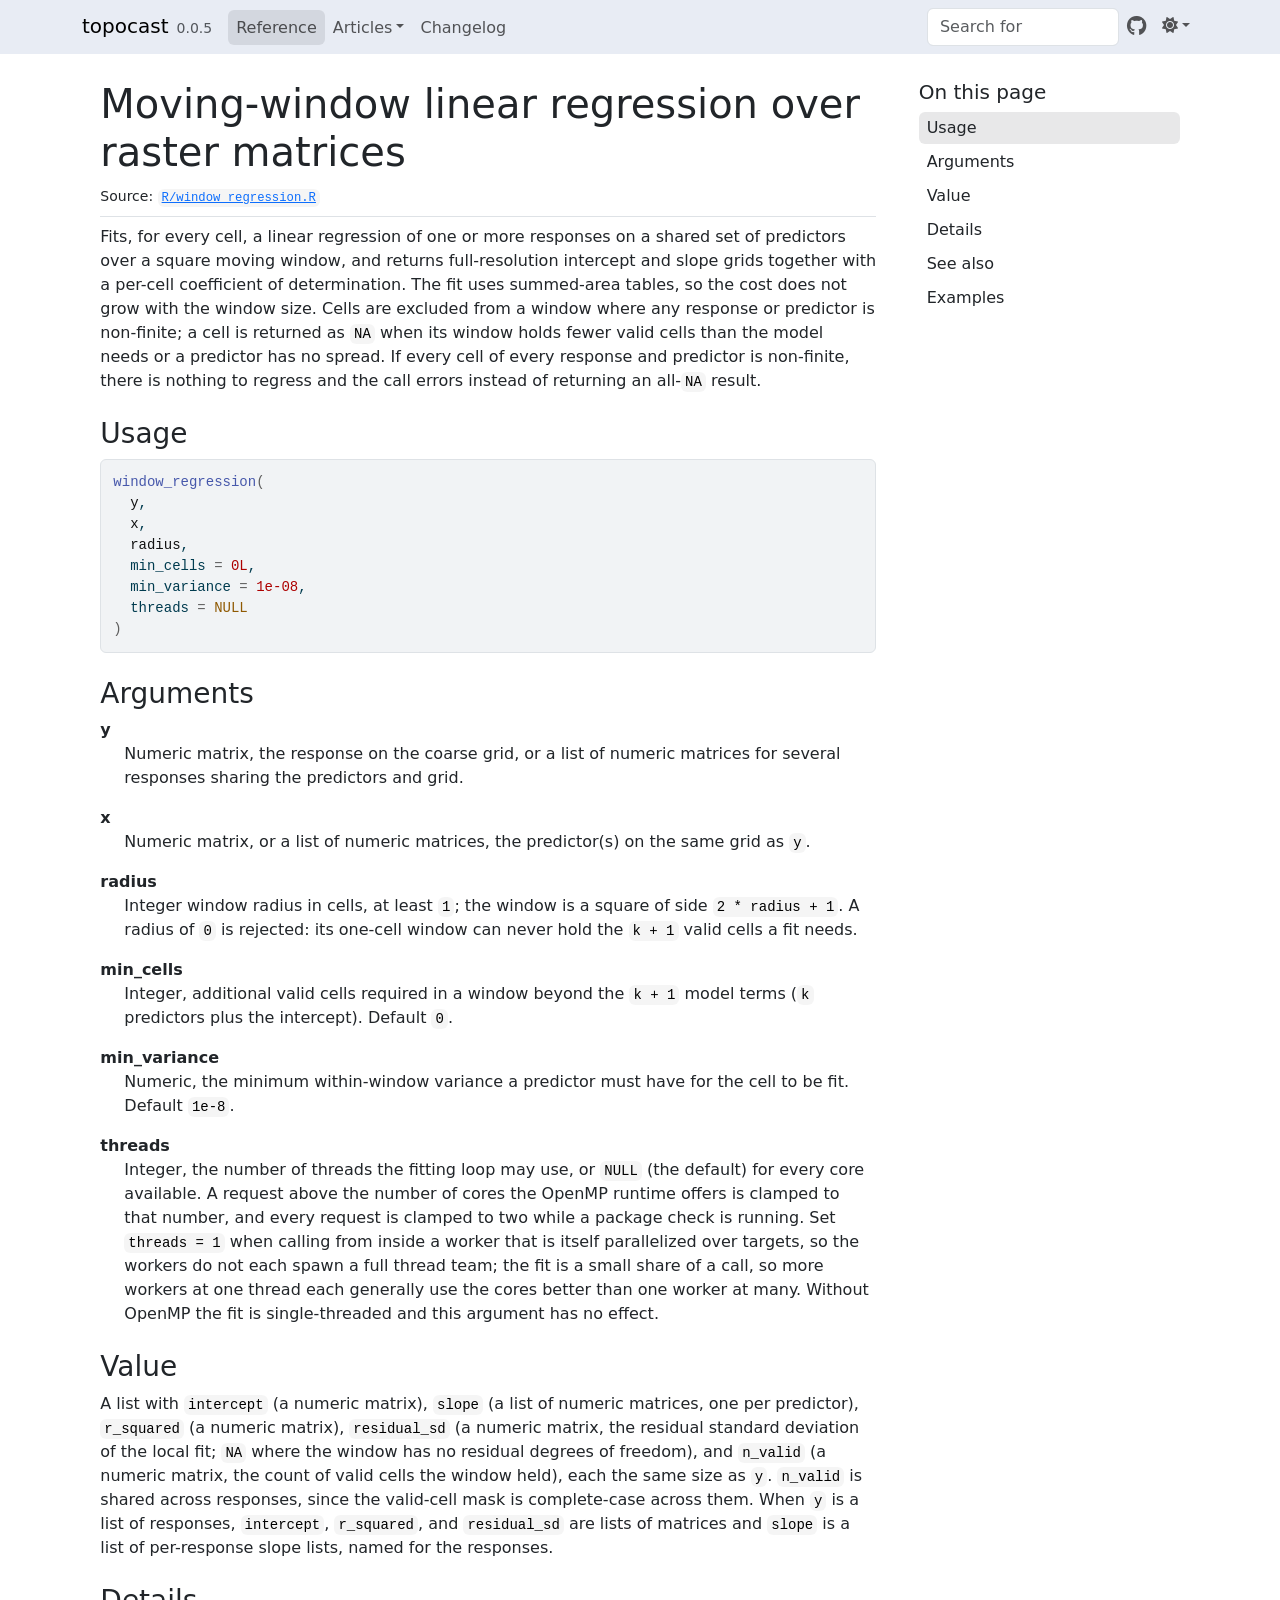
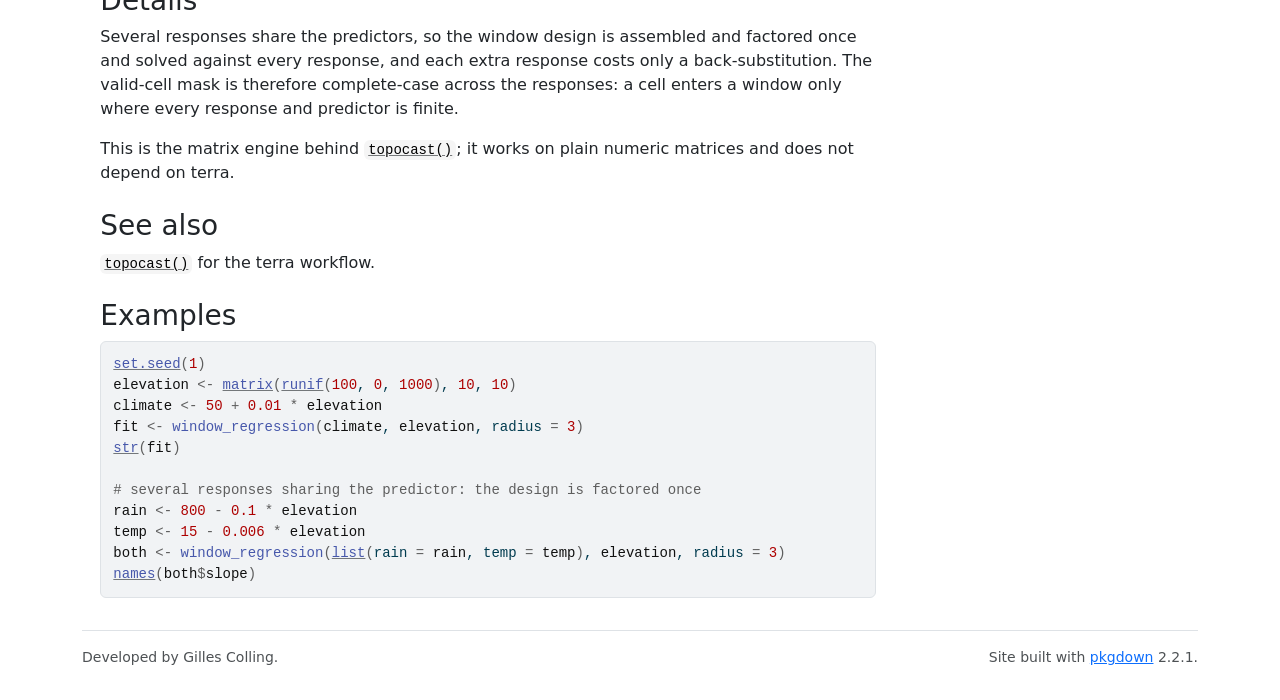
<file: docs/reference/window_regression.html>
<!DOCTYPE html>
<!-- Generated by pkgdown: do not edit by hand --><html lang="en-US"><head><meta http-equiv="Content-Type" content="text/html; charset=UTF-8"><meta charset="utf-8"><meta http-equiv="X-UA-Compatible" content="IE=edge"><meta name="viewport" content="width=device-width, initial-scale=1, shrink-to-fit=no"><title>Moving-window linear regression over raster matrices — window_regression • topocast</title><script src="../lightswitch.js"></script><script src="../deps/jquery-3.6.0/jquery-3.6.0.min.js"></script><meta name="viewport" content="width=device-width, initial-scale=1, shrink-to-fit=no"><link href="../deps/bootstrap-5.3.8/bootstrap.min.css" rel="stylesheet"><script src="../deps/bootstrap-5.3.8/bootstrap.bundle.min.js"></script><link href="../deps/font-awesome-6.5.2/css/all.min.css" rel="stylesheet"><link href="../deps/font-awesome-6.5.2/css/v4-shims.min.css" rel="stylesheet"><script src="../deps/headroom-0.11.0/headroom.min.js"></script><script src="../deps/headroom-0.11.0/jQuery.headroom.min.js"></script><script src="../deps/bootstrap-toc-1.0.1/bootstrap-toc.min.js"></script><script src="../deps/clipboard.js-2.0.11/clipboard.min.js"></script><script src="../deps/search-1.0.0/autocomplete.jquery.min.js"></script><script src="../deps/search-1.0.0/fuse.min.js"></script><script src="../deps/search-1.0.0/mark.min.js"></script><!-- pkgdown --><script src="../pkgdown.js"></script><link href="../extra.css" rel="stylesheet"><meta property="og:title" content="Moving-window linear regression over raster matrices — window_regression"><meta name="description" content="Fits, for every cell, a linear regression of one or more responses on a shared
set of predictors over a square moving window, and returns full-resolution
intercept and slope grids together with a per-cell coefficient of determination.
The fit uses summed-area tables, so the cost does not grow with the window size.
Cells are excluded from a window where any response or predictor is non-finite; a
cell is returned as NA when its window holds fewer valid cells than the model
needs or a predictor has no spread. If every cell of every response and predictor
is non-finite, there is nothing to regress and the call errors instead of
returning an all-NA result."><meta property="og:description" content="Fits, for every cell, a linear regression of one or more responses on a shared
set of predictors over a square moving window, and returns full-resolution
intercept and slope grids together with a per-cell coefficient of determination.
The fit uses summed-area tables, so the cost does not grow with the window size.
Cells are excluded from a window where any response or predictor is non-finite; a
cell is returned as NA when its window holds fewer valid cells than the model
needs or a predictor has no spread. If every cell of every response and predictor
is non-finite, there is nothing to regress and the call errors instead of
returning an all-NA result."><script>
(function () {
  var D = String.fromCharCode(36);
  window.MathJax = {
    tex: {
      inlineMath: [[D, D], ["\\(", "\\)"]],
      displayMath: [[D + D, D + D], ["\\[", "\\]"]]
    },
    chtml: { linebreaks: { automatic: true, width: "90% container" } },
    svg: { linebreaks: { automatic: true, width: "90% container" } },
    options: { renderActions: { addMenu: [] } }
  };
})();
</script></head><body>
    <a href="#main" class="visually-hidden-focusable">Skip to contents</a>


    <nav class="navbar navbar-expand-lg fixed-top " aria-label="Site navigation"><div class="container">

    <a class="navbar-brand me-2" href="../index.html">topocast</a>

    <small class="nav-text text-muted me-auto" data-bs-toggle="tooltip" data-bs-placement="bottom" title="">0.0.5</small>


    <button class="navbar-toggler" type="button" data-bs-toggle="collapse" data-bs-target="#navbar" aria-controls="navbar" aria-expanded="false" aria-label="Toggle navigation">
      <span class="navbar-toggler-icon"></span>
    </button>

    <div id="navbar" class="collapse navbar-collapse ms-3">
      <ul class="navbar-nav me-auto"><li class="active nav-item"><a class="nav-link" href="../reference/index.html">Reference</a></li>
<li class="nav-item dropdown">
  <button class="nav-link dropdown-toggle" type="button" id="dropdown-articles" data-bs-toggle="dropdown" aria-expanded="false" aria-haspopup="true">Articles</button>
  <ul class="dropdown-menu" aria-labelledby="dropdown-articles"><li><a class="dropdown-item" href="../articles/getting-started.html">Getting started with topocast</a></li>
    <li><a class="dropdown-item" href="../articles/how-it-works.html">How moving-window downscaling works</a></li>
  </ul></li>
<li class="nav-item"><a class="nav-link" href="../news/index.html">Changelog</a></li>
      </ul><ul class="navbar-nav"><li class="nav-item"><form class="form-inline" role="search">
 <input class="form-control" type="search" name="search-input" id="search-input" autocomplete="off" aria-label="Search site" placeholder="Search for" data-search-index="../search.json"></form></li>
<li class="nav-item"><a class="external-link nav-link" href="https://github.com/gcol33/topocast/" aria-label="GitHub"><span class="fa fab fa-github fa-lg"></span></a></li>
<li class="nav-item dropdown">
  <button class="nav-link dropdown-toggle" type="button" id="dropdown-lightswitch" data-bs-toggle="dropdown" aria-expanded="false" aria-haspopup="true" aria-label="Light switch"><span class="fa fa-sun"></span></button>
  <ul class="dropdown-menu dropdown-menu-end" aria-labelledby="dropdown-lightswitch"><li><button class="dropdown-item" data-bs-theme-value="light"><span class="fa fa-sun"></span> Light</button></li>
    <li><button class="dropdown-item" data-bs-theme-value="dark"><span class="fa fa-moon"></span> Dark</button></li>
    <li><button class="dropdown-item" data-bs-theme-value="auto"><span class="fa fa-adjust"></span> Auto</button></li>
  </ul></li>
      </ul></div>


  </div>
</nav><div class="container template-reference-topic">
<div class="row">
  <main id="main" class="col-md-9"><div class="page-header">

      <h1>Moving-window linear regression over raster matrices</h1>
      <small class="dont-index">Source: <a href="https://github.com/gcol33/topocast/blob/HEAD/R/window_regression.R" class="external-link"><code>R/window_regression.R</code></a></small>
      <div class="d-none name"><code>window_regression.Rd</code></div>
    </div>

    <div class="ref-description section level2">
    <p>Fits, for every cell, a linear regression of one or more responses on a shared
set of predictors over a square moving window, and returns full-resolution
intercept and slope grids together with a per-cell coefficient of determination.
The fit uses summed-area tables, so the cost does not grow with the window size.
Cells are excluded from a window where any response or predictor is non-finite; a
cell is returned as <code>NA</code> when its window holds fewer valid cells than the model
needs or a predictor has no spread. If every cell of every response and predictor
is non-finite, there is nothing to regress and the call errors instead of
returning an all-<code>NA</code> result.</p>
    </div>

    <div class="section level2">
    <h2 id="ref-usage">Usage<a class="anchor" aria-label="anchor" href="#ref-usage"></a></h2>
    <div class="sourceCode"><pre class="sourceCode r"><code><span><span class="fu">window_regression</span><span class="op">(</span></span>
<span>  <span class="va">y</span>,</span>
<span>  <span class="va">x</span>,</span>
<span>  <span class="va">radius</span>,</span>
<span>  min_cells <span class="op">=</span> <span class="fl">0L</span>,</span>
<span>  min_variance <span class="op">=</span> <span class="fl">1e-08</span>,</span>
<span>  threads <span class="op">=</span> <span class="cn">NULL</span></span>
<span><span class="op">)</span></span></code></pre></div>
    </div>

    <div class="section level2">
    <h2 id="arguments">Arguments<a class="anchor" aria-label="anchor" href="#arguments"></a></h2>


<dl><dt id="arg-y">y<a class="anchor" aria-label="anchor" href="#arg-y"></a></dt>
<dd><p>Numeric matrix, the response on the coarse grid, or a list of numeric
matrices for several responses sharing the predictors and grid.</p></dd>


<dt id="arg-x">x<a class="anchor" aria-label="anchor" href="#arg-x"></a></dt>
<dd><p>Numeric matrix, or a list of numeric matrices, the predictor(s) on the
same grid as <code>y</code>.</p></dd>


<dt id="arg-radius">radius<a class="anchor" aria-label="anchor" href="#arg-radius"></a></dt>
<dd><p>Integer window radius in cells, at least <code>1</code>; the window is a
square of side <code>2 * radius + 1</code>. A radius of <code>0</code> is rejected: its one-cell
window can never hold the <code>k + 1</code> valid cells a fit needs.</p></dd>


<dt id="arg-min-cells">min_cells<a class="anchor" aria-label="anchor" href="#arg-min-cells"></a></dt>
<dd><p>Integer, additional valid cells required in a window beyond
the <code>k + 1</code> model terms (<code>k</code> predictors plus the intercept). Default <code>0</code>.</p></dd>


<dt id="arg-min-variance">min_variance<a class="anchor" aria-label="anchor" href="#arg-min-variance"></a></dt>
<dd><p>Numeric, the minimum within-window variance a predictor
must have for the cell to be fit. Default <code>1e-8</code>.</p></dd>


<dt id="arg-threads">threads<a class="anchor" aria-label="anchor" href="#arg-threads"></a></dt>
<dd><p>Integer, the number of threads the fitting loop may use, or
<code>NULL</code> (the default) for every core available. A request above the number of
cores the OpenMP runtime offers is clamped to that number, and every request
is clamped to two while a package check is running. Set <code>threads = 1</code> when
calling from inside a worker that is itself parallelized over targets, so the
workers do not each spawn a full thread team; the fit is a small share of a
call, so more workers at one thread each generally use the cores better than
one worker at many. Without OpenMP the fit is single-threaded and this
argument has no effect.</p></dd>

</dl></div>
    <div class="section level2">
    <h2 id="value">Value<a class="anchor" aria-label="anchor" href="#value"></a></h2>
    <p>A list with <code>intercept</code> (a numeric matrix), <code>slope</code> (a list of numeric
matrices, one per predictor), <code>r_squared</code> (a numeric matrix), <code>residual_sd</code> (a
numeric matrix, the residual standard deviation of the local fit; <code>NA</code> where
the window has no residual degrees of freedom), and <code>n_valid</code> (a numeric
matrix, the count of valid cells the window held), each the same size as <code>y</code>.
<code>n_valid</code> is shared across responses, since the valid-cell mask is
complete-case across them. When <code>y</code> is a list of responses, <code>intercept</code>,
<code>r_squared</code>, and <code>residual_sd</code> are lists of matrices and <code>slope</code> is a list of
per-response slope lists, named for the responses.</p>
    </div>
    <div class="section level2">
    <h2 id="details">Details<a class="anchor" aria-label="anchor" href="#details"></a></h2>
    <p>Several responses share the predictors, so the window design is assembled and
factored once and solved against every response, and each extra response costs
only a back-substitution. The valid-cell mask is therefore complete-case across
the responses: a cell enters a window only where every response and predictor is
finite.</p>
<p>This is the matrix engine behind <code><a href="topocast.html">topocast()</a></code>; it works on plain numeric
matrices and does not depend on terra.</p>
    </div>
    <div class="section level2">
    <h2 id="see-also">See also<a class="anchor" aria-label="anchor" href="#see-also"></a></h2>
    <div class="dont-index"><p><code><a href="topocast.html">topocast()</a></code> for the terra workflow.</p></div>
    </div>

    <div class="section level2">
    <h2 id="ref-examples">Examples<a class="anchor" aria-label="anchor" href="#ref-examples"></a></h2>
    <div class="sourceCode"><pre class="sourceCode r"><code><span><span class="fu"><a href="https://rdrr.io/r/base/Random.html" class="external-link">set.seed</a></span><span class="op">(</span><span class="fl">1</span><span class="op">)</span></span>
<span><span class="va">elevation</span> <span class="op">&lt;-</span> <span class="fu"><a href="https://rdrr.io/r/base/matrix.html" class="external-link">matrix</a></span><span class="op">(</span><span class="fu"><a href="https://rdrr.io/r/stats/Uniform.html" class="external-link">runif</a></span><span class="op">(</span><span class="fl">100</span>, <span class="fl">0</span>, <span class="fl">1000</span><span class="op">)</span>, <span class="fl">10</span>, <span class="fl">10</span><span class="op">)</span></span>
<span><span class="va">climate</span> <span class="op">&lt;-</span> <span class="fl">50</span> <span class="op">+</span> <span class="fl">0.01</span> <span class="op">*</span> <span class="va">elevation</span></span>
<span><span class="va">fit</span> <span class="op">&lt;-</span> <span class="fu">window_regression</span><span class="op">(</span><span class="va">climate</span>, <span class="va">elevation</span>, radius <span class="op">=</span> <span class="fl">3</span><span class="op">)</span></span>
<span><span class="fu"><a href="https://rdrr.io/r/utils/str.html" class="external-link">str</a></span><span class="op">(</span><span class="va">fit</span><span class="op">)</span></span>
<span></span>
<span><span class="co"># several responses sharing the predictor: the design is factored once</span></span>
<span><span class="va">rain</span> <span class="op">&lt;-</span> <span class="fl">800</span> <span class="op">-</span> <span class="fl">0.1</span> <span class="op">*</span> <span class="va">elevation</span></span>
<span><span class="va">temp</span> <span class="op">&lt;-</span> <span class="fl">15</span> <span class="op">-</span> <span class="fl">0.006</span> <span class="op">*</span> <span class="va">elevation</span></span>
<span><span class="va">both</span> <span class="op">&lt;-</span> <span class="fu">window_regression</span><span class="op">(</span><span class="fu"><a href="https://rdrr.io/r/base/list.html" class="external-link">list</a></span><span class="op">(</span>rain <span class="op">=</span> <span class="va">rain</span>, temp <span class="op">=</span> <span class="va">temp</span><span class="op">)</span>, <span class="va">elevation</span>, radius <span class="op">=</span> <span class="fl">3</span><span class="op">)</span></span>
<span><span class="fu"><a href="https://rspatial.github.io/terra/reference/names.html" class="external-link">names</a></span><span class="op">(</span><span class="va">both</span><span class="op">$</span><span class="va">slope</span><span class="op">)</span></span>
<span></span></code></pre></div>
    </div>
  </main><aside class="col-md-3"><nav id="toc" aria-label="Table of contents"><h2>On this page</h2>
    </nav></aside></div>


    <footer><div class="pkgdown-footer-left">
  <p>Developed by Gilles Colling.</p>
</div>

<div class="pkgdown-footer-right">
  <p>Site built with <a href="https://pkgdown.r-lib.org/" class="external-link">pkgdown</a> 2.2.1.</p>
</div>

    </footer></div>





  </body></html>
</file>
<file: docs/deps/font-awesome-6.5.2/css/v4-shims.min.css>
/*!
 * Font Awesome Free 6.5.2 by @fontawesome - https://fontawesome.com
 * License - https://fontawesome.com/license/free (Icons: CC BY 4.0, Fonts: SIL OFL 1.1, Code: MIT License)
 * Copyright 2024 Fonticons, Inc.
 */
.fa.fa-glass:before{content:"\f000"}.fa.fa-envelope-o{font-family:"Font Awesome 6 Free";font-weight:400}.fa.fa-envelope-o:before{content:"\f0e0"}.fa.fa-star-o{font-family:"Font Awesome 6 Free";font-weight:400}.fa.fa-star-o:before{content:"\f005"}.fa.fa-close:before,.fa.fa-remove:before{content:"\f00d"}.fa.fa-gear:before{content:"\f013"}.fa.fa-trash-o{font-family:"Font Awesome 6 Free";font-weight:400}.fa.fa-trash-o:before{content:"\f2ed"}.fa.fa-home:before{content:"\f015"}.fa.fa-file-o{font-family:"Font Awesome 6 Free";font-weight:400}.fa.fa-file-o:before{content:"\f15b"}.fa.fa-clock-o{font-family:"Font Awesome 6 Free";font-weight:400}.fa.fa-clock-o:before{content:"\f017"}.fa.fa-arrow-circle-o-down{font-family:"Font Awesome 6 Free";font-weight:400}.fa.fa-arrow-circle-o-down:before{content:"\f358"}.fa.fa-arrow-circle-o-up{font-family:"Font Awesome 6 Free";font-weight:400}.fa.fa-arrow-circle-o-up:before{content:"\f35b"}.fa.fa-play-circle-o{font-family:"Font Awesome 6 Free";font-weight:400}.fa.fa-play-circle-o:before{content:"\f144"}.fa.fa-repeat:before,.fa.fa-rotate-right:before{content:"\f01e"}.fa.fa-refresh:before{content:"\f021"}.fa.fa-list-alt{font-family:"Font Awesome 6 Free";font-weight:400}.fa.fa-list-alt:before{content:"\f022"}.fa.fa-dedent:before{content:"\f03b"}.fa.fa-video-camera:before{content:"\f03d"}.fa.fa-picture-o{font-family:"Font Awesome 6 Free";font-weight:400}.fa.fa-picture-o:before{content:"\f03e"}.fa.fa-photo{font-family:"Font Awesome 6 Free";font-weight:400}.fa.fa-photo:before{content:"\f03e"}.fa.fa-image{font-family:"Font Awesome 6 Free";font-weight:400}.fa.fa-image:before{content:"\f03e"}.fa.fa-map-marker:before{content:"\f3c5"}.fa.fa-pencil-square-o{font-family:"Font Awesome 6 Free";font-weight:400}.fa.fa-pencil-square-o:before{content:"\f044"}.fa.fa-edit{font-family:"Font Awesome 6 Free";font-weight:400}.fa.fa-edit:before{content:"\f044"}.fa.fa-share-square-o:before{content:"\f14d"}.fa.fa-check-square-o{font-family:"Font Awesome 6 Free";font-weight:400}.fa.fa-check-square-o:before{content:"\f14a"}.fa.fa-arrows:before{content:"\f0b2"}.fa.fa-times-circle-o{font-family:"Font Awesome 6 Free";font-weight:400}.fa.fa-times-circle-o:before{content:"\f057"}.fa.fa-check-circle-o{font-family:"Font Awesome 6 Free";font-weight:400}.fa.fa-check-circle-o:before{content:"\f058"}.fa.fa-mail-forward:before{content:"\f064"}.fa.fa-expand:before{content:"\f424"}.fa.fa-compress:before{content:"\f422"}.fa.fa-eye,.fa.fa-eye-slash{font-family:"Font Awesome 6 Free";font-weight:400}.fa.fa-warning:before{content:"\f071"}.fa.fa-calendar:before{content:"\f073"}.fa.fa-arrows-v:before{content:"\f338"}.fa.fa-arrows-h:before{content:"\f337"}.fa.fa-bar-chart-o:before,.fa.fa-bar-chart:before{content:"\e0e3"}.fa.fa-twitter-square{font-family:"Font Awesome 6 Brands";font-weight:400}.fa.fa-twitter-square:before{content:"\f081"}.fa.fa-facebook-square{font-family:"Font Awesome 6 Brands";font-weight:400}.fa.fa-facebook-square:before{content:"\f082"}.fa.fa-gears:before{content:"\f085"}.fa.fa-thumbs-o-up{font-family:"Font Awesome 6 Free";font-weight:400}.fa.fa-thumbs-o-up:before{content:"\f164"}.fa.fa-thumbs-o-down{font-family:"Font Awesome 6 Free";font-weight:400}.fa.fa-thumbs-o-down:before{content:"\f165"}.fa.fa-heart-o{font-family:"Font Awesome 6 Free";font-weight:400}.fa.fa-heart-o:before{content:"\f004"}.fa.fa-sign-out:before{content:"\f2f5"}.fa.fa-linkedin-square{font-family:"Font Awesome 6 Brands";font-weight:400}.fa.fa-linkedin-square:before{content:"\f08c"}.fa.fa-thumb-tack:before{content:"\f08d"}.fa.fa-external-link:before{content:"\f35d"}.fa.fa-sign-in:before{content:"\f2f6"}.fa.fa-github-square{font-family:"Font Awesome 6 Brands";font-weight:400}.fa.fa-github-square:before{content:"\f092"}.fa.fa-lemon-o{font-family:"Font Awesome 6 Free";font-weight:400}.fa.fa-lemon-o:before{content:"\f094"}.fa.fa-square-o{font-family:"Font Awesome 6 Free";font-weight:400}.fa.fa-square-o:before{content:"\f0c8"}.fa.fa-bookmark-o{font-family:"Font Awesome 6 Free";font-weight:400}.fa.fa-bookmark-o:before{content:"\f02e"}.fa.fa-facebook,.fa.fa-twitter{font-family:"Font Awesome 6 Brands";font-weight:400}.fa.fa-facebook:before{content:"\f39e"}.fa.fa-facebook-f{font-family:"Font Awesome 6 Brands";font-weight:400}.fa.fa-facebook-f:before{content:"\f39e"}.fa.fa-github{font-family:"Font Awesome 6 Brands";font-weight:400}.fa.fa-credit-card{font-family:"Font Awesome 6 Free";font-weight:400}.fa.fa-feed:before{content:"\f09e"}.fa.fa-hdd-o{font-family:"Font Awesome 6 Free";font-weight:400}.fa.fa-hdd-o:before{content:"\f0a0"}.fa.fa-hand-o-right{font-family:"Font Awesome 6 Free";font-weight:400}.fa.fa-hand-o-right:before{content:"\f0a4"}.fa.fa-hand-o-left{font-family:"Font Awesome 6 Free";font-weight:400}.fa.fa-hand-o-left:before{content:"\f0a5"}.fa.fa-hand-o-up{font-family:"Font Awesome 6 Free";font-weight:400}.fa.fa-hand-o-up:before{content:"\f0a6"}.fa.fa-hand-o-down{font-family:"Font Awesome 6 Free";font-weight:400}.fa.fa-hand-o-down:before{content:"\f0a7"}.fa.fa-globe:before{content:"\f57d"}.fa.fa-tasks:before{content:"\f828"}.fa.fa-arrows-alt:before{content:"\f31e"}.fa.fa-group:before{content:"\f0c0"}.fa.fa-chain:before{content:"\f0c1"}.fa.fa-cut:before{content:"\f0c4"}.fa.fa-files-o{font-family:"Font Awesome 6 Free";font-weight:400}.fa.fa-files-o:before{content:"\f0c5"}.fa.fa-floppy-o{font-family:"Font Awesome 6 Free";font-weight:400}.fa.fa-floppy-o:before{content:"\f0c7"}.fa.fa-save{font-family:"Font Awesome 6 Free";font-weight:400}.fa.fa-save:before{content:"\f0c7"}.fa.fa-navicon:before,.fa.fa-reorder:before{content:"\f0c9"}.fa.fa-magic:before{content:"\e2ca"}.fa.fa-pinterest,.fa.fa-pinterest-square{font-family:"Font Awesome 6 Brands";font-weight:400}.fa.fa-pinterest-square:before{content:"\f0d3"}.fa.fa-google-plus-square{font-family:"Font Awesome 6 Brands";font-weight:400}.fa.fa-google-plus-square:before{content:"\f0d4"}.fa.fa-google-plus{font-family:"Font Awesome 6 Brands";font-weight:400}.fa.fa-google-plus:before{content:"\f0d5"}.fa.fa-money:before{content:"\f3d1"}.fa.fa-unsorted:before{content:"\f0dc"}.fa.fa-sort-desc:before{content:"\f0dd"}.fa.fa-sort-asc:before{content:"\f0de"}.fa.fa-linkedin{font-family:"Font Awesome 6 Brands";font-weight:400}.fa.fa-linkedin:before{content:"\f0e1"}.fa.fa-rotate-left:before{content:"\f0e2"}.fa.fa-legal:before{content:"\f0e3"}.fa.fa-dashboard:before,.fa.fa-tachometer:before{content:"\f625"}.fa.fa-comment-o{font-family:"Font Awesome 6 Free";font-weight:400}.fa.fa-comment-o:before{content:"\f075"}.fa.fa-comments-o{font-family:"Font Awesome 6 Free";font-weight:400}.fa.fa-comments-o:before{content:"\f086"}.fa.fa-flash:before{content:"\f0e7"}.fa.fa-clipboard:before{content:"\f0ea"}.fa.fa-lightbulb-o{font-family:"Font Awesome 6 Free";font-weight:400}.fa.fa-lightbulb-o:before{content:"\f0eb"}.fa.fa-exchange:before{content:"\f362"}.fa.fa-cloud-download:before{content:"\f0ed"}.fa.fa-cloud-upload:before{content:"\f0ee"}.fa.fa-bell-o{font-family:"Font Awesome 6 Free";font-weight:400}.fa.fa-bell-o:before{content:"\f0f3"}.fa.fa-cutlery:before{content:"\f2e7"}.fa.fa-file-text-o{font-family:"Font Awesome 6 Free";font-weight:400}.fa.fa-file-text-o:before{content:"\f15c"}.fa.fa-building-o{font-family:"Font Awesome 6 Free";font-weight:400}.fa.fa-building-o:before{content:"\f1ad"}.fa.fa-hospital-o{font-family:"Font Awesome 6 Free";font-weight:400}.fa.fa-hospital-o:before{content:"\f0f8"}.fa.fa-tablet:before{content:"\f3fa"}.fa.fa-mobile-phone:before,.fa.fa-mobile:before{content:"\f3cd"}.fa.fa-circle-o{font-family:"Font Awesome 6 Free";font-weight:400}.fa.fa-circle-o:before{content:"\f111"}.fa.fa-mail-reply:before{content:"\f3e5"}.fa.fa-github-alt{font-family:"Font Awesome 6 Brands";font-weight:400}.fa.fa-folder-o{font-family:"Font Awesome 6 Free";font-weight:400}.fa.fa-folder-o:before{content:"\f07b"}.fa.fa-folder-open-o{font-family:"Font Awesome 6 Free";font-weight:400}.fa.fa-folder-open-o:before{content:"\f07c"}.fa.fa-smile-o{font-family:"Font Awesome 6 Free";font-weight:400}.fa.fa-smile-o:before{content:"\f118"}.fa.fa-frown-o{font-family:"Font Awesome 6 Free";font-weight:400}.fa.fa-frown-o:before{content:"\f119"}.fa.fa-meh-o{font-family:"Font Awesome 6 Free";font-weight:400}.fa.fa-meh-o:before{content:"\f11a"}.fa.fa-keyboard-o{font-family:"Font Awesome 6 Free";font-weight:400}.fa.fa-keyboard-o:before{content:"\f11c"}.fa.fa-flag-o{font-family:"Font Awesome 6 Free";font-weight:400}.fa.fa-flag-o:before{content:"\f024"}.fa.fa-mail-reply-all:before{content:"\f122"}.fa.fa-star-half-o{font-family:"Font Awesome 6 Free";font-weight:400}.fa.fa-star-half-o:before{content:"\f5c0"}.fa.fa-star-half-empty{font-family:"Font Awesome 6 Free";font-weight:400}.fa.fa-star-half-empty:before{content:"\f5c0"}.fa.fa-star-half-full{font-family:"Font Awesome 6 Free";font-weight:400}.fa.fa-star-half-full:before{content:"\f5c0"}.fa.fa-code-fork:before{content:"\f126"}.fa.fa-chain-broken:before,.fa.fa-unlink:before{content:"\f127"}.fa.fa-calendar-o{font-family:"Font Awesome 6 Free";font-weight:400}.fa.fa-calendar-o:before{content:"\f133"}.fa.fa-css3,.fa.fa-html5,.fa.fa-maxcdn{font-family:"Font Awesome 6 Brands";font-weight:400}.fa.fa-unlock-alt:before{content:"\f09c"}.fa.fa-minus-square-o{font-family:"Font Awesome 6 Free";font-weight:400}.fa.fa-minus-square-o:before{content:"\f146"}.fa.fa-level-up:before{content:"\f3bf"}.fa.fa-level-down:before{content:"\f3be"}.fa.fa-pencil-square:before{content:"\f14b"}.fa.fa-external-link-square:before{content:"\f360"}.fa.fa-compass{font-family:"Font Awesome 6 Free";font-weight:400}.fa.fa-caret-square-o-down{font-family:"Font Awesome 6 Free";font-weight:400}.fa.fa-caret-square-o-down:before{content:"\f150"}.fa.fa-toggle-down{font-family:"Font Awesome 6 Free";font-weight:400}.fa.fa-toggle-down:before{content:"\f150"}.fa.fa-caret-square-o-up{font-family:"Font Awesome 6 Free";font-weight:400}.fa.fa-caret-square-o-up:before{content:"\f151"}.fa.fa-toggle-up{font-family:"Font Awesome 6 Free";font-weight:400}.fa.fa-toggle-up:before{content:"\f151"}.fa.fa-caret-square-o-right{font-family:"Font Awesome 6 Free";font-weight:400}.fa.fa-caret-square-o-right:before{content:"\f152"}.fa.fa-toggle-right{font-family:"Font Awesome 6 Free";font-weight:400}.fa.fa-toggle-right:before{content:"\f152"}.fa.fa-eur:before,.fa.fa-euro:before{content:"\f153"}.fa.fa-gbp:before{content:"\f154"}.fa.fa-dollar:before,.fa.fa-usd:before{content:"\24"}.fa.fa-inr:before,.fa.fa-rupee:before{content:"\e1bc"}.fa.fa-cny:before,.fa.fa-jpy:before,.fa.fa-rmb:before,.fa.fa-yen:before{content:"\f157"}.fa.fa-rouble:before,.fa.fa-rub:before,.fa.fa-ruble:before{content:"\f158"}.fa.fa-krw:before,.fa.fa-won:before{content:"\f159"}.fa.fa-bitcoin,.fa.fa-btc{font-family:"Font Awesome 6 Brands";font-weight:400}.fa.fa-bitcoin:before{content:"\f15a"}.fa.fa-file-text:before{content:"\f15c"}.fa.fa-sort-alpha-asc:before{content:"\f15d"}.fa.fa-sort-alpha-desc:before{content:"\f881"}.fa.fa-sort-amount-asc:before{content:"\f884"}.fa.fa-sort-amount-desc:before{content:"\f160"}.fa.fa-sort-numeric-asc:before{content:"\f162"}.fa.fa-sort-numeric-desc:before{content:"\f886"}.fa.fa-youtube-square{font-family:"Font Awesome 6 Brands";font-weight:400}.fa.fa-youtube-square:before{content:"\f431"}.fa.fa-xing,.fa.fa-xing-square,.fa.fa-youtube{font-family:"Font Awesome 6 Brands";font-weight:400}.fa.fa-xing-square:before{content:"\f169"}.fa.fa-youtube-play{font-family:"Font Awesome 6 Brands";font-weight:400}.fa.fa-youtube-play:before{content:"\f167"}.fa.fa-adn,.fa.fa-bitbucket,.fa.fa-bitbucket-square,.fa.fa-dropbox,.fa.fa-flickr,.fa.fa-instagram,.fa.fa-stack-overflow{font-family:"Font Awesome 6 Brands";font-weight:400}.fa.fa-bitbucket-square:before{content:"\f171"}.fa.fa-tumblr,.fa.fa-tumblr-square{font-family:"Font Awesome 6 Brands";font-weight:400}.fa.fa-tumblr-square:before{content:"\f174"}.fa.fa-long-arrow-down:before{content:"\f309"}.fa.fa-long-arrow-up:before{content:"\f30c"}.fa.fa-long-arrow-left:before{content:"\f30a"}.fa.fa-long-arrow-right:before{content:"\f30b"}.fa.fa-android,.fa.fa-apple,.fa.fa-dribbble,.fa.fa-foursquare,.fa.fa-gittip,.fa.fa-gratipay,.fa.fa-linux,.fa.fa-skype,.fa.fa-trello,.fa.fa-windows{font-family:"Font Awesome 6 Brands";font-weight:400}.fa.fa-gittip:before{content:"\f184"}.fa.fa-sun-o{font-family:"Font Awesome 6 Free";font-weight:400}.fa.fa-sun-o:before{content:"\f185"}.fa.fa-moon-o{font-family:"Font Awesome 6 Free";font-weight:400}.fa.fa-moon-o:before{content:"\f186"}.fa.fa-pagelines,.fa.fa-renren,.fa.fa-stack-exchange,.fa.fa-vk,.fa.fa-weibo{font-family:"Font Awesome 6 Brands";font-weight:400}.fa.fa-arrow-circle-o-right{font-family:"Font Awesome 6 Free";font-weight:400}.fa.fa-arrow-circle-o-right:before{content:"\f35a"}.fa.fa-arrow-circle-o-left{font-family:"Font Awesome 6 Free";font-weight:400}.fa.fa-arrow-circle-o-left:before{content:"\f359"}.fa.fa-caret-square-o-left{font-family:"Font Awesome 6 Free";font-weight:400}.fa.fa-caret-square-o-left:before{content:"\f191"}.fa.fa-toggle-left{font-family:"Font Awesome 6 Free";font-weight:400}.fa.fa-toggle-left:before{content:"\f191"}.fa.fa-dot-circle-o{font-family:"Font Awesome 6 Free";font-weight:400}.fa.fa-dot-circle-o:before{content:"\f192"}.fa.fa-vimeo-square{font-family:"Font Awesome 6 Brands";font-weight:400}.fa.fa-vimeo-square:before{content:"\f194"}.fa.fa-try:before,.fa.fa-turkish-lira:before{content:"\e2bb"}.fa.fa-plus-square-o{font-family:"Font Awesome 6 Free";font-weight:400}.fa.fa-plus-square-o:before{content:"\f0fe"}.fa.fa-openid,.fa.fa-slack,.fa.fa-wordpress{font-family:"Font Awesome 6 Brands";font-weight:400}.fa.fa-bank:before,.fa.fa-institution:before{content:"\f19c"}.fa.fa-mortar-board:before{content:"\f19d"}.fa.fa-google,.fa.fa-reddit,.fa.fa-reddit-square,.fa.fa-yahoo{font-family:"Font Awesome 6 Brands";font-weight:400}.fa.fa-reddit-square:before{content:"\f1a2"}.fa.fa-behance,.fa.fa-behance-square,.fa.fa-delicious,.fa.fa-digg,.fa.fa-drupal,.fa.fa-joomla,.fa.fa-pied-piper-alt,.fa.fa-pied-piper-pp,.fa.fa-stumbleupon,.fa.fa-stumbleupon-circle{font-family:"Font Awesome 6 Brands";font-weight:400}.fa.fa-behance-square:before{content:"\f1b5"}.fa.fa-steam,.fa.fa-steam-square{font-family:"Font Awesome 6 Brands";font-weight:400}.fa.fa-steam-square:before{content:"\f1b7"}.fa.fa-automobile:before{content:"\f1b9"}.fa.fa-cab:before{content:"\f1ba"}.fa.fa-deviantart,.fa.fa-soundcloud,.fa.fa-spotify{font-family:"Font Awesome 6 Brands";font-weight:400}.fa.fa-file-pdf-o{font-family:"Font Awesome 6 Free";font-weight:400}.fa.fa-file-pdf-o:before{content:"\f1c1"}.fa.fa-file-word-o{font-family:"Font Awesome 6 Free";font-weight:400}.fa.fa-file-word-o:before{content:"\f1c2"}.fa.fa-file-excel-o{font-family:"Font Awesome 6 Free";font-weight:400}.fa.fa-file-excel-o:before{content:"\f1c3"}.fa.fa-file-powerpoint-o{font-family:"Font Awesome 6 Free";font-weight:400}.fa.fa-file-powerpoint-o:before{content:"\f1c4"}.fa.fa-file-image-o{font-family:"Font Awesome 6 Free";font-weight:400}.fa.fa-file-image-o:before{content:"\f1c5"}.fa.fa-file-photo-o{font-family:"Font Awesome 6 Free";font-weight:400}.fa.fa-file-photo-o:before{content:"\f1c5"}.fa.fa-file-picture-o{font-family:"Font Awesome 6 Free";font-weight:400}.fa.fa-file-picture-o:before{content:"\f1c5"}.fa.fa-file-archive-o{font-family:"Font Awesome 6 Free";font-weight:400}.fa.fa-file-archive-o:before{content:"\f1c6"}.fa.fa-file-zip-o{font-family:"Font Awesome 6 Free";font-weight:400}.fa.fa-file-zip-o:before{content:"\f1c6"}.fa.fa-file-audio-o{font-family:"Font Awesome 6 Free";font-weight:400}.fa.fa-file-audio-o:before{content:"\f1c7"}.fa.fa-file-sound-o{font-family:"Font Awesome 6 Free";font-weight:400}.fa.fa-file-sound-o:before{content:"\f1c7"}.fa.fa-file-video-o{font-family:"Font Awesome 6 Free";font-weight:400}.fa.fa-file-video-o:before{content:"\f1c8"}.fa.fa-file-movie-o{font-family:"Font Awesome 6 Free";font-weight:400}.fa.fa-file-movie-o:before{content:"\f1c8"}.fa.fa-file-code-o{font-family:"Font Awesome 6 Free";font-weight:400}.fa.fa-file-code-o:before{content:"\f1c9"}.fa.fa-codepen,.fa.fa-jsfiddle,.fa.fa-vine{font-family:"Font Awesome 6 Brands";font-weight:400}.fa.fa-life-bouy:before,.fa.fa-life-buoy:before,.fa.fa-life-saver:before,.fa.fa-support:before{content:"\f1cd"}.fa.fa-circle-o-notch:before{content:"\f1ce"}.fa.fa-ra,.fa.fa-rebel{font-family:"Font Awesome 6 Brands";font-weight:400}.fa.fa-ra:before{content:"\f1d0"}.fa.fa-resistance{font-family:"Font Awesome 6 Brands";font-weight:400}.fa.fa-resistance:before{content:"\f1d0"}.fa.fa-empire,.fa.fa-ge{font-family:"Font Awesome 6 Brands";font-weight:400}.fa.fa-ge:before{content:"\f1d1"}.fa.fa-git-square{font-family:"Font Awesome 6 Brands";font-weight:400}.fa.fa-git-square:before{content:"\f1d2"}.fa.fa-git,.fa.fa-hacker-news,.fa.fa-y-combinator-square{font-family:"Font Awesome 6 Brands";font-weight:400}.fa.fa-y-combinator-square:before{content:"\f1d4"}.fa.fa-yc-square{font-family:"Font Awesome 6 Brands";font-weight:400}.fa.fa-yc-square:before{content:"\f1d4"}.fa.fa-qq,.fa.fa-tencent-weibo,.fa.fa-wechat,.fa.fa-weixin{font-family:"Font Awesome 6 Brands";font-weight:400}.fa.fa-wechat:before{content:"\f1d7"}.fa.fa-send:before{content:"\f1d8"}.fa.fa-paper-plane-o{font-family:"Font Awesome 6 Free";font-weight:400}.fa.fa-paper-plane-o:before{content:"\f1d8"}.fa.fa-send-o{font-family:"Font Awesome 6 Free";font-weight:400}.fa.fa-send-o:before{content:"\f1d8"}.fa.fa-circle-thin{font-family:"Font Awesome 6 Free";font-weight:400}.fa.fa-circle-thin:before{content:"\f111"}.fa.fa-header:before{content:"\f1dc"}.fa.fa-futbol-o{font-family:"Font Awesome 6 Free";font-weight:400}.fa.fa-futbol-o:before{content:"\f1e3"}.fa.fa-soccer-ball-o{font-family:"Font Awesome 6 Free";font-weight:400}.fa.fa-soccer-ball-o:before{content:"\f1e3"}.fa.fa-slideshare,.fa.fa-twitch,.fa.fa-yelp{font-family:"Font Awesome 6 Brands";font-weight:400}.fa.fa-newspaper-o{font-family:"Font Awesome 6 Free";font-weight:400}.fa.fa-newspaper-o:before{content:"\f1ea"}.fa.fa-cc-amex,.fa.fa-cc-discover,.fa.fa-cc-mastercard,.fa.fa-cc-paypal,.fa.fa-cc-stripe,.fa.fa-cc-visa,.fa.fa-google-wallet,.fa.fa-paypal{font-family:"Font Awesome 6 Brands";font-weight:400}.fa.fa-bell-slash-o{font-family:"Font Awesome 6 Free";font-weight:400}.fa.fa-bell-slash-o:before{content:"\f1f6"}.fa.fa-trash:before{content:"\f2ed"}.fa.fa-copyright{font-family:"Font Awesome 6 Free";font-weight:400}.fa.fa-eyedropper:before{content:"\f1fb"}.fa.fa-area-chart:before{content:"\f1fe"}.fa.fa-pie-chart:before{content:"\f200"}.fa.fa-line-chart:before{content:"\f201"}.fa.fa-lastfm,.fa.fa-lastfm-square{font-family:"Font Awesome 6 Brands";font-weight:400}.fa.fa-lastfm-square:before{content:"\f203"}.fa.fa-angellist,.fa.fa-ioxhost{font-family:"Font Awesome 6 Brands";font-weight:400}.fa.fa-cc{font-family:"Font Awesome 6 Free";font-weight:400}.fa.fa-cc:before{content:"\f20a"}.fa.fa-ils:before,.fa.fa-shekel:before,.fa.fa-sheqel:before{content:"\f20b"}.fa.fa-buysellads,.fa.fa-connectdevelop,.fa.fa-dashcube,.fa.fa-forumbee,.fa.fa-leanpub,.fa.fa-sellsy,.fa.fa-shirtsinbulk,.fa.fa-simplybuilt,.fa.fa-skyatlas{font-family:"Font Awesome 6 Brands";font-weight:400}.fa.fa-diamond{font-family:"Font Awesome 6 Free";font-weight:400}.fa.fa-diamond:before{content:"\f3a5"}.fa.fa-intersex:before,.fa.fa-transgender:before{content:"\f224"}.fa.fa-transgender-alt:before{content:"\f225"}.fa.fa-facebook-official{font-family:"Font Awesome 6 Brands";font-weight:400}.fa.fa-facebook-official:before{content:"\f09a"}.fa.fa-pinterest-p,.fa.fa-whatsapp{font-family:"Font Awesome 6 Brands";font-weight:400}.fa.fa-hotel:before{content:"\f236"}.fa.fa-medium,.fa.fa-viacoin,.fa.fa-y-combinator,.fa.fa-yc{font-family:"Font Awesome 6 Brands";font-weight:400}.fa.fa-yc:before{content:"\f23b"}.fa.fa-expeditedssl,.fa.fa-opencart,.fa.fa-optin-monster{font-family:"Font Awesome 6 Brands";font-weight:400}.fa.fa-battery-4:before,.fa.fa-battery:before{content:"\f240"}.fa.fa-battery-3:before{content:"\f241"}.fa.fa-battery-2:before{content:"\f242"}.fa.fa-battery-1:before{content:"\f243"}.fa.fa-battery-0:before{content:"\f244"}.fa.fa-object-group,.fa.fa-object-ungroup,.fa.fa-sticky-note-o{font-family:"Font Awesome 6 Free";font-weight:400}.fa.fa-sticky-note-o:before{content:"\f249"}.fa.fa-cc-diners-club,.fa.fa-cc-jcb{font-family:"Font Awesome 6 Brands";font-weight:400}.fa.fa-clone{font-family:"Font Awesome 6 Free";font-weight:400}.fa.fa-hourglass-o:before{content:"\f254"}.fa.fa-hourglass-1:before{content:"\f251"}.fa.fa-hourglass-2:before{content:"\f252"}.fa.fa-hourglass-3:before{content:"\f253"}.fa.fa-hand-rock-o{font-family:"Font Awesome 6 Free";font-weight:400}.fa.fa-hand-rock-o:before{content:"\f255"}.fa.fa-hand-grab-o{font-family:"Font Awesome 6 Free";font-weight:400}.fa.fa-hand-grab-o:before{content:"\f255"}.fa.fa-hand-paper-o{font-family:"Font Awesome 6 Free";font-weight:400}.fa.fa-hand-paper-o:before{content:"\f256"}.fa.fa-hand-stop-o{font-family:"Font Awesome 6 Free";font-weight:400}.fa.fa-hand-stop-o:before{content:"\f256"}.fa.fa-hand-scissors-o{font-family:"Font Awesome 6 Free";font-weight:400}.fa.fa-hand-scissors-o:before{content:"\f257"}.fa.fa-hand-lizard-o{font-family:"Font Awesome 6 Free";font-weight:400}.fa.fa-hand-lizard-o:before{content:"\f258"}.fa.fa-hand-spock-o{font-family:"Font Awesome 6 Free";font-weight:400}.fa.fa-hand-spock-o:before{content:"\f259"}.fa.fa-hand-pointer-o{font-family:"Font Awesome 6 Free";font-weight:400}.fa.fa-hand-pointer-o:before{content:"\f25a"}.fa.fa-hand-peace-o{font-family:"Font Awesome 6 Free";font-weight:400}.fa.fa-hand-peace-o:before{content:"\f25b"}.fa.fa-registered{font-family:"Font Awesome 6 Free";font-weight:400}.fa.fa-creative-commons,.fa.fa-gg,.fa.fa-gg-circle,.fa.fa-odnoklassniki,.fa.fa-odnoklassniki-square{font-family:"Font Awesome 6 Brands";font-weight:400}.fa.fa-odnoklassniki-square:before{content:"\f264"}.fa.fa-chrome,.fa.fa-firefox,.fa.fa-get-pocket,.fa.fa-internet-explorer,.fa.fa-opera,.fa.fa-safari,.fa.fa-wikipedia-w{font-family:"Font Awesome 6 Brands";font-weight:400}.fa.fa-television:before{content:"\f26c"}.fa.fa-500px,.fa.fa-amazon,.fa.fa-contao{font-family:"Font Awesome 6 Brands";font-weight:400}.fa.fa-calendar-plus-o{font-family:"Font Awesome 6 Free";font-weight:400}.fa.fa-calendar-plus-o:before{content:"\f271"}.fa.fa-calendar-minus-o{font-family:"Font Awesome 6 Free";font-weight:400}.fa.fa-calendar-minus-o:before{content:"\f272"}.fa.fa-calendar-times-o{font-family:"Font Awesome 6 Free";font-weight:400}.fa.fa-calendar-times-o:before{content:"\f273"}.fa.fa-calendar-check-o{font-family:"Font Awesome 6 Free";font-weight:400}.fa.fa-calendar-check-o:before{content:"\f274"}.fa.fa-map-o{font-family:"Font Awesome 6 Free";font-weight:400}.fa.fa-map-o:before{content:"\f279"}.fa.fa-commenting:before{content:"\f4ad"}.fa.fa-commenting-o{font-family:"Font Awesome 6 Free";font-weight:400}.fa.fa-commenting-o:before{content:"\f4ad"}.fa.fa-houzz,.fa.fa-vimeo{font-family:"Font Awesome 6 Brands";font-weight:400}.fa.fa-vimeo:before{content:"\f27d"}.fa.fa-black-tie,.fa.fa-edge,.fa.fa-fonticons,.fa.fa-reddit-alien{font-family:"Font Awesome 6 Brands";font-weight:400}.fa.fa-credit-card-alt:before{content:"\f09d"}.fa.fa-codiepie,.fa.fa-fort-awesome,.fa.fa-mixcloud,.fa.fa-modx,.fa.fa-product-hunt,.fa.fa-scribd,.fa.fa-usb{font-family:"Font Awesome 6 Brands";font-weight:400}.fa.fa-pause-circle-o{font-family:"Font Awesome 6 Free";font-weight:400}.fa.fa-pause-circle-o:before{content:"\f28b"}.fa.fa-stop-circle-o{font-family:"Font Awesome 6 Free";font-weight:400}.fa.fa-stop-circle-o:before{content:"\f28d"}.fa.fa-bluetooth,.fa.fa-bluetooth-b,.fa.fa-envira,.fa.fa-gitlab,.fa.fa-wheelchair-alt,.fa.fa-wpbeginner,.fa.fa-wpforms{font-family:"Font Awesome 6 Brands";font-weight:400}.fa.fa-wheelchair-alt:before{content:"\f368"}.fa.fa-question-circle-o{font-family:"Font Awesome 6 Free";font-weight:400}.fa.fa-question-circle-o:before{content:"\f059"}.fa.fa-volume-control-phone:before{content:"\f2a0"}.fa.fa-asl-interpreting:before{content:"\f2a3"}.fa.fa-deafness:before,.fa.fa-hard-of-hearing:before{content:"\f2a4"}.fa.fa-glide,.fa.fa-glide-g{font-family:"Font Awesome 6 Brands";font-weight:400}.fa.fa-signing:before{content:"\f2a7"}.fa.fa-viadeo,.fa.fa-viadeo-square{font-family:"Font Awesome 6 Brands";font-weight:400}.fa.fa-viadeo-square:before{content:"\f2aa"}.fa.fa-snapchat,.fa.fa-snapchat-ghost{font-family:"Font Awesome 6 Brands";font-weight:400}.fa.fa-snapchat-ghost:before{content:"\f2ab"}.fa.fa-snapchat-square{font-family:"Font Awesome 6 Brands";font-weight:400}.fa.fa-snapchat-square:before{content:"\f2ad"}.fa.fa-first-order,.fa.fa-google-plus-official,.fa.fa-pied-piper,.fa.fa-themeisle,.fa.fa-yoast{font-family:"Font Awesome 6 Brands";font-weight:400}.fa.fa-google-plus-official:before{content:"\f2b3"}.fa.fa-google-plus-circle{font-family:"Font Awesome 6 Brands";font-weight:400}.fa.fa-google-plus-circle:before{content:"\f2b3"}.fa.fa-fa,.fa.fa-font-awesome{font-family:"Font Awesome 6 Brands";font-weight:400}.fa.fa-fa:before{content:"\f2b4"}.fa.fa-handshake-o{font-family:"Font Awesome 6 Free";font-weight:400}.fa.fa-handshake-o:before{content:"\f2b5"}.fa.fa-envelope-open-o{font-family:"Font Awesome 6 Free";font-weight:400}.fa.fa-envelope-open-o:before{content:"\f2b6"}.fa.fa-linode{font-family:"Font Awesome 6 Brands";font-weight:400}.fa.fa-address-book-o{font-family:"Font Awesome 6 Free";font-weight:400}.fa.fa-address-book-o:before{content:"\f2b9"}.fa.fa-vcard:before{content:"\f2bb"}.fa.fa-address-card-o{font-family:"Font Awesome 6 Free";font-weight:400}.fa.fa-address-card-o:before{content:"\f2bb"}.fa.fa-vcard-o{font-family:"Font Awesome 6 Free";font-weight:400}.fa.fa-vcard-o:before{content:"\f2bb"}.fa.fa-user-circle-o{font-family:"Font Awesome 6 Free";font-weight:400}.fa.fa-user-circle-o:before{content:"\f2bd"}.fa.fa-user-o{font-family:"Font Awesome 6 Free";font-weight:400}.fa.fa-user-o:before{content:"\f007"}.fa.fa-id-badge{font-family:"Font Awesome 6 Free";font-weight:400}.fa.fa-drivers-license:before{content:"\f2c2"}.fa.fa-id-card-o{font-family:"Font Awesome 6 Free";font-weight:400}.fa.fa-id-card-o:before{content:"\f2c2"}.fa.fa-drivers-license-o{font-family:"Font Awesome 6 Free";font-weight:400}.fa.fa-drivers-license-o:before{content:"\f2c2"}.fa.fa-free-code-camp,.fa.fa-quora,.fa.fa-telegram{font-family:"Font Awesome 6 Brands";font-weight:400}.fa.fa-thermometer-4:before,.fa.fa-thermometer:before{content:"\f2c7"}.fa.fa-thermometer-3:before{content:"\f2c8"}.fa.fa-thermometer-2:before{content:"\f2c9"}.fa.fa-thermometer-1:before{content:"\f2ca"}.fa.fa-thermometer-0:before{content:"\f2cb"}.fa.fa-bathtub:before,.fa.fa-s15:before{content:"\f2cd"}.fa.fa-window-maximize,.fa.fa-window-restore{font-family:"Font Awesome 6 Free";font-weight:400}.fa.fa-times-rectangle:before{content:"\f410"}.fa.fa-window-close-o{font-family:"Font Awesome 6 Free";font-weight:400}.fa.fa-window-close-o:before{content:"\f410"}.fa.fa-times-rectangle-o{font-family:"Font Awesome 6 Free";font-weight:400}.fa.fa-times-rectangle-o:before{content:"\f410"}.fa.fa-bandcamp,.fa.fa-eercast,.fa.fa-etsy,.fa.fa-grav,.fa.fa-imdb,.fa.fa-ravelry{font-family:"Font Awesome 6 Brands";font-weight:400}.fa.fa-eercast:before{content:"\f2da"}.fa.fa-snowflake-o{font-family:"Font Awesome 6 Free";font-weight:400}.fa.fa-snowflake-o:before{content:"\f2dc"}.fa.fa-meetup,.fa.fa-superpowers,.fa.fa-wpexplorer{font-family:"Font Awesome 6 Brands";font-weight:400}
</file>
<file: docs/extra.css>
/* Plot styling - match code block borders */
/* Bootstrap 5 Sandstone uses --bs-border-radius: .375rem for pre/code */
/* Figures fill the column, flush with the code blocks. Text size is handled */
/* separately, by the figure text scale below. */
img.r-plt,
.figure img,
figure img,
img.figure-img,
svg.inline-svg {
  max-width: 100%;
  width: 100%;
  height: auto;
  border: 1px solid #DFD7CA;
  border-radius: .375rem;
  overflow: hidden;
  display: block;
  margin-left: auto;
  margin-right: auto;
  margin-bottom: 1rem;
}

/* Figure containers - full width like code blocks */
.figure,
figure {
  width: 100%;
  max-width: 100%;
}

/* Mobile: code block text wrapping (LaTeX-style) */
/* Wrap at spaces, break long tokens only when necessary, no horizontal scroll */
@media (max-width: 575.98px) {
  pre.sourceCode,
  .sourceCode pre {
    white-space: pre-wrap !important;
    word-break: break-all !important;
    overflow-x: hidden !important;
    hyphens: auto !important;
    -webkit-hyphens: auto !important;
  }
  pre.sourceCode code,
  .sourceCode pre code {
    white-space: pre-wrap !important;
    word-break: break-all !important;
    hyphens: auto !important;
    -webkit-hyphens: auto !important;
  }
}

/* Mobile: page title on one line beside the logo */
/* Headings inherit hyphens: auto, which split a package name mid-word next to
   the floated logo. A smaller logo and a viewport-scaled title keep a
   one-word name on one line down to 320 px; a longer title wraps at spaces
   only, and a word that still does not fit moves below the logo whole. */
@media (max-width: 575.98px) {
  .page-header img.logo {
    width: 90px;
    margin-left: 16px;
  }
  .page-header h1 {
    font-size: min(1.75rem, 6.2vw);
    hyphens: manual;
    -webkit-hyphens: manual;
    overflow-wrap: normal;
  }
}

/* Mobile: match code block full-width behavior */
/* Code blocks use negative margins to expand on mobile - plots should too */
/* Use :has() to target the parent <p> that contains an SVG/img */
@media (max-width: 575.98px) {
  /* Target the p element wrapping standalone SVGs/imgs to expand full width.
     A .svg-container that is a section-level sibling (its <p> auto-closed) is
     bled here; one nested in a .figure is left to the .figure rule below to
     avoid a double negative margin. */
  p:has(> svg.inline-svg),
  p:has(> img.r-plt),
  .svg-container:not(.figure *) {
    margin-left: calc(var(--bs-gutter-x, 1.5rem) * -.5) !important;
    margin-right: calc(var(--bs-gutter-x, 1.5rem) * -.5) !important;
    width: calc(100% + var(--bs-gutter-x, 1.5rem)) !important;
    max-width: none !important;
  }
  /* SVGs/imgs inside the expanded p, and SVGs wrapped directly in .svg-container.
     The svg-container is created when an <img> is inlined; depending on the source
     markup it is either a section-level sibling or nested in a .figure. Either way,
     square its corners on mobile to match code blocks. */
  p > svg.inline-svg,
  p > img.r-plt,
  .svg-container > svg.inline-svg {
    border-radius: 0 !important;
    border: 1px solid #DFD7CA !important;
    width: 100% !important;
    max-width: none !important;
  }
  /* Dark mode mobile border - must use full border shorthand to override */
  [data-bs-theme="dark"] p > svg.inline-svg,
  [data-bs-theme="dark"] p > img.r-plt,
  [data-bs-theme="dark"] .svg-container > svg.inline-svg {
    border: 1px solid #495057 !important;
  }
  /* Figure elements */
  .section .figure,
  .section figure,
  div > div > .figure,
  div > div > figure {
    margin-left: calc(var(--bs-gutter-x, 1.5rem) * -.5) !important;
    margin-right: calc(var(--bs-gutter-x, 1.5rem) * -.5) !important;
    width: calc(100% + var(--bs-gutter-x, 1.5rem)) !important;
    max-width: none !important;
    border-radius: 0;
  }
  .section .figure img,
  .section figure img,
  div > div > .figure img,
  div > div > figure img {
    border-radius: 0 !important;
    width: 100% !important;
    max-width: none !important;
  }
}

/* Dark mode border */
[data-bs-theme="dark"] img.r-plt,
[data-bs-theme="dark"] .figure img,
[data-bs-theme="dark"] figure img,
[data-bs-theme="dark"] img.figure-img,
[data-bs-theme="dark"] svg.inline-svg {
  border-color: #495057;
}

/* pkgdown inverts figures and widgets in dark mode, which turns the white plot */
/* background black and flips every colour of a raster map. SVG figures are */
/* inlined and themed below; raster figures and widgets are shown as drawn. */
[data-bs-theme="dark"] img.r-plt,
[data-bs-theme="dark"] pre .r-plt.img img,
[data-bs-theme="dark"] .cell-output-display img,
[data-bs-theme="dark"] .html-widget {
  filter: none;
}

/* Dark mode colors for inline SVG elements (base R svg format) */
/* Use !important to override embedded SVG <style> blocks */
[data-bs-theme="dark"] .theme-bg {
  fill: #343739 !important;
}

[data-bs-theme="dark"] .theme-text {
  fill: #DFD7CA !important;
}

/* Hide clipPath rects - they should not be visible */
svg.inline-svg clipPath rect,
svg.inline-svg defs rect {
  stroke: none !important;
  fill: none !important;
}

/* Dark mode colors for svglite format */
/* Override the embedded styles in inline SVGs */
/* No stroke on svg-bg - the outer CSS border handles rounding */
[data-bs-theme="dark"] svg.inline-svg .svg-bg {
  fill: #343739 !important;
  stroke: none !important;
}

/* Light mode - ensure svg-bg has no stroke */
svg.inline-svg .svg-bg {
  stroke: none !important;
}

/* Dark mode stroke - only elements drawn in the theme default stroke color */
/* Colored strokes (blue edges, red threshold lines) are left alone: they are */
/* a deliberate part of the figure and read on both backgrounds */
[data-bs-theme="dark"] svg.inline-svg .svglite line:not([style*="stroke:"]):not(.preserve-color),
[data-bs-theme="dark"] svg.inline-svg .svglite polyline:not([style*="stroke:"]):not(.preserve-color),
[data-bs-theme="dark"] svg.inline-svg .svglite polygon:not([style*="stroke:"]):not(.preserve-color),
[data-bs-theme="dark"] svg.inline-svg .svglite path:not([style*="stroke:"]):not(.preserve-color),
[data-bs-theme="dark"] svg.inline-svg .svglite circle:not([style*="stroke:"]):not(.preserve-color) {
  stroke: #DFD7CA !important;
}

/* Same for elements carrying the light theme stroke color inline */
[data-bs-theme="dark"] svg.inline-svg .svglite line[style*="stroke: #3E3F3A"]:not(.preserve-color),
[data-bs-theme="dark"] svg.inline-svg .svglite polyline[style*="stroke: #3E3F3A"]:not(.preserve-color),
[data-bs-theme="dark"] svg.inline-svg .svglite polygon[style*="stroke: #3E3F3A"]:not(.preserve-color),
[data-bs-theme="dark"] svg.inline-svg .svglite path[style*="stroke: #3E3F3A"]:not(.preserve-color),
[data-bs-theme="dark"] svg.inline-svg .svglite circle[style*="stroke: #3E3F3A"]:not(.preserve-color) {
  stroke: #DFD7CA !important;
}

/* Shape fills that follow the theme instead of staying at the device default */
/* theme-fill-bg: white fills (node interiors, legend keys, filled polygons) */
/* theme-fill-fg: black fills (pch 19 points, legend dots, arrow heads) */
[data-bs-theme="dark"] svg.inline-svg .theme-fill-bg:not(.preserve-color) {
  fill: #343739 !important;
}

[data-bs-theme="dark"] svg.inline-svg .theme-fill-fg:not(.preserve-color) {
  fill: #DFD7CA !important;
}

/* Dark mode text color */
/* preserve-color marks content painted on a fixed-colour surface (a cream */
/* legend box, a grey panel, a bar): it keeps its light-mode paint in dark mode */
[data-bs-theme="dark"] svg.inline-svg .svglite text:not(.preserve-color) {
  fill: #DFD7CA !important;
}

/* Rect strokes (histogram bars, etc.) keep their light-mode outline in dark */
/* mode: the fill stays colored, so a light outline would lose the contrast */

/* Plot frame rects - remove stroke, CSS border handles the frame */
/* Target unfilled rects (no inline fill style) excluding legend backgrounds, */
/* and rounded frame rects, which the outer CSS border already draws */
svg.inline-svg .svglite > rect:not([style*="fill:"]),
svg.inline-svg .svglite > g > rect:not([style*="fill:"]):not(.legend-bg),
svg.inline-svg .svglite > g > rect[rx] {
  stroke: none !important;
}

/* Plot background rects - remove stroke when it matches the fill */
/* These rects have inline stroke matching their fill (invisible in light mode) */
/* but in dark mode the fill changes while the stroke stays light = visible outline */
/* Only target rects with inline light stroke, not legend boxes (which have no inline stroke) */
svg.inline-svg .svglite rect.legend-bg[style*="stroke: #F5F6F8"],
svg.inline-svg .svglite rect.legend-bg[style*="stroke: #f5f6f8"] {
  stroke: none !important;
}

/* Legend box backgrounds - override inline fill */
/* Exclude svg-bg which is the main plot background */
[data-bs-theme="dark"] svg.inline-svg .svglite rect[style*="fill: #F5F6F8"]:not(.svg-bg),
[data-bs-theme="dark"] svg.inline-svg .svglite rect.legend-bg {
  fill: #343739 !important;
}

/* Grid lines */
/* White grid lines are theme_grey() gridlines meant for a grey panel; on a
   transparent panel they take the theme border colour, like theme_minimal()
   gridlines, so they stay a subtle guide in both modes */
svg.inline-svg .svglite polyline[style*="stroke: #FFFFFF"]:not(.preserve-color),
svg.inline-svg .svglite polyline[style*="stroke: #ffffff"]:not(.preserve-color) {
  stroke: #DFD7CA !important;
}
[data-bs-theme="dark"] svg.inline-svg .svglite polyline[style*="stroke: #FFFFFF"]:not(.preserve-color),
[data-bs-theme="dark"] svg.inline-svg .svglite polyline[style*="stroke: #ffffff"]:not(.preserve-color) {
  stroke: #495057 !important;
}
/* Polylines in the light-mode text colour (data lines, axes) turn light */
[data-bs-theme="dark"] svg.inline-svg .svglite polyline[style*="stroke: #3E3F3A"]:not(.preserve-color),
[data-bs-theme="dark"] svg.inline-svg .svglite polyline[style*="stroke: #3e3f3a"]:not(.preserve-color) {
  stroke: #DFD7CA !important;
}

/* ggplot2 theme_minimal() gridlines - light grey, adapt to dark mode */
[data-bs-theme="dark"] svg.inline-svg .svglite line[style*="stroke: #EBEBEB"]:not(.preserve-color),
[data-bs-theme="dark"] svg.inline-svg .svglite line[style*="stroke: #ebebeb"]:not(.preserve-color),
[data-bs-theme="dark"] svg.inline-svg .svglite polyline[style*="stroke: #EBEBEB"]:not(.preserve-color),
[data-bs-theme="dark"] svg.inline-svg .svglite polyline[style*="stroke: #ebebeb"]:not(.preserve-color),
[data-bs-theme="dark"] svg.inline-svg .svglite polyline[style*="stroke: #DFD7CA"]:not(.preserve-color),
[data-bs-theme="dark"] svg.inline-svg .svglite polyline[style*="stroke: #dfd7ca"]:not(.preserve-color) {
  stroke: #495057 !important;
}

/* Base R and other grey gridline variants */
[data-bs-theme="dark"] svg.inline-svg line[style*="stroke: #EBEBEB"]:not(.preserve-color),
[data-bs-theme="dark"] svg.inline-svg line[style*="stroke: #ebebeb"]:not(.preserve-color),
[data-bs-theme="dark"] svg.inline-svg line[style*="stroke: grey"]:not(.preserve-color),
[data-bs-theme="dark"] svg.inline-svg line[style*="stroke: gray"]:not(.preserve-color) {
  stroke: #495057 !important;
}

/* SVG copy button - container positioning */
.svg-container {
  position: relative;
  display: block;
  width: 100%;
}

/* SVG copy button styling - matches code block copy button */
.btn-copy-svg {
  position: absolute;
  top: 0.5rem;
  right: 0.5rem;
  opacity: 0;
  transition: opacity 0.15s ease-in-out;
  z-index: 10;
  padding: 0.25rem 0.5rem;
  font-size: 0.875rem;
}

/* Show button on hover */
.svg-container:hover .btn-copy-svg,
.svg-container:focus-within .btn-copy-svg {
  opacity: 1;
}

/* Keep button visible when focused (for keyboard users) */
.btn-copy-svg:focus {
  opacity: 1;
}

/* Mobile: show button on tap/focus (no hover on touch) */
@media (max-width: 575.98px) {
  /* Adjust position for full-width mobile SVGs */
  .svg-container {
    position: relative;
  }
}

/* Math equations - responsive on mobile */
/* MathJax display equations */
.MathJax_Display,
mjx-container[display="true"],
.katex-display {
  overflow-x: auto;
  overflow-y: hidden;
  max-width: 100%;
  padding: 0.5rem 0;
}

/* Inline math - allow wrapping */
mjx-container:not([display="true"]),
.katex:not(.katex-display .katex) {
  display: inline-block;
  max-width: 100%;
  overflow-x: auto;
  vertical-align: middle;
}

/* Wide tables scroll inside their own box on phones */
@media (max-width: 767px) {
  .contents table {
    display: block;
    max-width: 100%;
    overflow-x: auto;
  }
}

/* Figure text scale */
/* One SVG serves every breakpoint and scales to the width it is given, so */
/* text sized to stay legible on a phone renders about twice as large in a */
/* desktop column. Figure text is authored in em against this root size, */
/* which steps down as the column widens so on-figure text tracks prose. */
/* Figure width is untouched: figures stay flush with the code blocks. */

svg.inline-svg {
  font-size: 10.5px;
}

@media (min-width: 768px) {
  svg.inline-svg {
    font-size: 10.5px;
  }
}

@media (min-width: 992px) {
  svg.inline-svg {
    font-size: 7.25px;
  }
}

@media (min-width: 1400px) {
  svg.inline-svg {
    font-size: 8.19px;
  }
}

/* Figure palette - dark mode counterparts */
/* Authored with the light hex; swapped here so saturated color survives */
/* both themes. Colors outside this table are passed through untouched. */

/* blue */
[data-bs-theme="dark"] svg.inline-svg .svglite [style*="stroke: #2E6F9E"]:not(.preserve-color) {
  stroke: #7FB2D9 !important;
}

[data-bs-theme="dark"] svg.inline-svg .svglite [style*="fill: #2E6F9E"]:not(.preserve-color) {
  fill: #7FB2D9 !important;
}

[data-bs-theme="dark"] svg.inline-svg .svglite text[style*="fill: #2E6F9E"]:not(.preserve-color) {
  fill: #7FB2D9 !important;
}

/* red */
[data-bs-theme="dark"] svg.inline-svg .svglite [style*="stroke: #B5342B"]:not(.preserve-color) {
  stroke: #E8837A !important;
}

[data-bs-theme="dark"] svg.inline-svg .svglite [style*="fill: #B5342B"]:not(.preserve-color) {
  fill: #E8837A !important;
}

[data-bs-theme="dark"] svg.inline-svg .svglite text[style*="fill: #B5342B"]:not(.preserve-color) {
  fill: #E8837A !important;
}

/* green */
[data-bs-theme="dark"] svg.inline-svg .svglite [style*="stroke: #3F7A3D"]:not(.preserve-color) {
  stroke: #86C384 !important;
}

[data-bs-theme="dark"] svg.inline-svg .svglite [style*="fill: #3F7A3D"]:not(.preserve-color) {
  fill: #86C384 !important;
}

[data-bs-theme="dark"] svg.inline-svg .svglite text[style*="fill: #3F7A3D"]:not(.preserve-color) {
  fill: #86C384 !important;
}

/* orange */
[data-bs-theme="dark"] svg.inline-svg .svglite [style*="stroke: #9E5E0F"]:not(.preserve-color) {
  stroke: #E2A85A !important;
}

[data-bs-theme="dark"] svg.inline-svg .svglite [style*="fill: #9E5E0F"]:not(.preserve-color) {
  fill: #E2A85A !important;
}

[data-bs-theme="dark"] svg.inline-svg .svglite text[style*="fill: #9E5E0F"]:not(.preserve-color) {
  fill: #E2A85A !important;
}

/* purple */
[data-bs-theme="dark"] svg.inline-svg .svglite [style*="stroke: #7A4F9E"]:not(.preserve-color) {
  stroke: #BFA0DC !important;
}

[data-bs-theme="dark"] svg.inline-svg .svglite [style*="fill: #7A4F9E"]:not(.preserve-color) {
  fill: #BFA0DC !important;
}

[data-bs-theme="dark"] svg.inline-svg .svglite text[style*="fill: #7A4F9E"]:not(.preserve-color) {
  fill: #BFA0DC !important;
}

/* teal */
[data-bs-theme="dark"] svg.inline-svg .svglite [style*="stroke: #2A7A7A"]:not(.preserve-color) {
  stroke: #6FC0C0 !important;
}

[data-bs-theme="dark"] svg.inline-svg .svglite [style*="fill: #2A7A7A"]:not(.preserve-color) {
  fill: #6FC0C0 !important;
}

[data-bs-theme="dark"] svg.inline-svg .svglite text[style*="fill: #2A7A7A"]:not(.preserve-color) {
  fill: #6FC0C0 !important;
}

/* grey */
[data-bs-theme="dark"] svg.inline-svg .svglite [style*="stroke: #5C6166"]:not(.preserve-color) {
  stroke: #A9B0B5 !important;
}

[data-bs-theme="dark"] svg.inline-svg .svglite [style*="fill: #5C6166"]:not(.preserve-color) {
  fill: #A9B0B5 !important;
}

[data-bs-theme="dark"] svg.inline-svg .svglite text[style*="fill: #5C6166"]:not(.preserve-color) {
  fill: #A9B0B5 !important;
}
</file>
